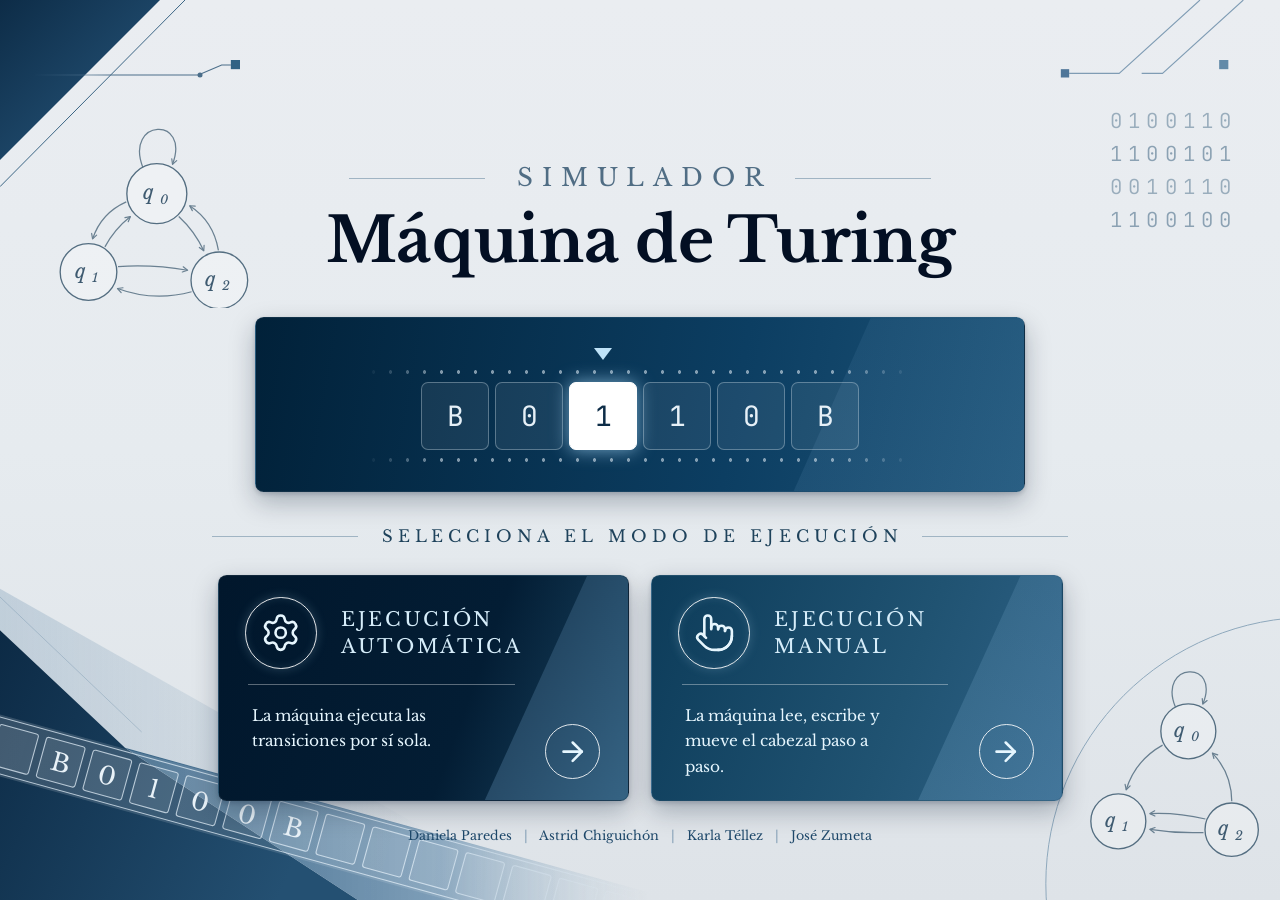
<file: index.html>
<!-- MENU PRINCIPAL-->

<!doctype html>
<html lang="es">
  <head>
    <meta charset="UTF-8" />
    <meta name="viewport" content="width=device-width, initial-scale=1.0" />
    <title>Simulador · Máquina de Turing</title>

    <!-- Fuentes: Libre Baskerville (textos) y JetBrains Mono (números binarios) -->
    <link rel="preconnect" href="https://fonts.googleapis.com" />
    <link rel="preconnect" href="https://fonts.gstatic.com" crossorigin />
    <link
      href="https://fonts.googleapis.com/css2?family=Libre+Baskerville:ital,wght@0,400;0,700;1,400&family=JetBrains+Mono:wght@300;400&display=swap"
      rel="stylesheet"
    />
    <link rel="stylesheet" href="styles.css" />

    <!-- Estilos de la cinta grande y de los integrantes -->
  <style>
  .definicion--solo-cinta {
    display: flex;
    justify-content: center;
    padding: 62px 32px 40px;
  }

  .definicion--solo-cinta .definicion__cinta {
    width: auto;
    margin: 0;
    padding: 0;
    border: none;
  }

  .definicion--solo-cinta .cinta {
    --tam-celda: 68px;
    --sep-celda: 6px;
    position: relative;
    width: calc(var(--tam-celda) * 6 + var(--sep-celda) * 5) !important;
    height: var(--tam-celda) !important;
    margin: 0 auto;
    padding: 0 !important;
    border: none !important;
    background: none !important;
  }

  /* Rieles punteados */
  .definicion--solo-cinta .cinta::before,
  .definicion--solo-cinta .cinta::after {
    content: "" !important;
    position: absolute !important;
    left: -56px !important;
    right: -56px !important;
    width: auto !important;
    height: 8px !important;
    border: none !important;
    background: radial-gradient(
        circle,
        rgba(213, 226, 236, 0.6) 1.5px,
        transparent 2px
      )
      0 50% / 17px 8px !important;
    -webkit-mask-image: linear-gradient(90deg, transparent, #000 14%, #000 86%, transparent);
    mask-image: linear-gradient(90deg, transparent, #000 14%, #000 86%, transparent);
  }

  .definicion--solo-cinta .cinta::before {
    top: -14px !important;
    bottom: auto !important;
  }

  .definicion--solo-cinta .cinta::after {
    top: auto !important;
    bottom: -14px !important;
  }

  .definicion--solo-cinta .cinta__celdas {
    display: flex !important;
    width: 100% !important;
    height: 100% !important;
    gap: var(--sep-celda) !important;
    margin: 0 !important;
    padding: 0 !important;
    border: none !important;
    background: none !important;
  }

  .definicion--solo-cinta .cinta__celdas::before,
  .definicion--solo-cinta .cinta__celdas::after {
    display: none !important;
  }

  .definicion--solo-cinta .cinta__celdas span {
    display: flex !important;
    flex: 0 0 var(--tam-celda) !important;
    align-items: center;
    justify-content: center;
    box-sizing: border-box;
    width: var(--tam-celda) !important;
    min-width: var(--tam-celda) !important;
    height: var(--tam-celda) !important;
    padding: 0 !important;
    font-family: "JetBrains Mono", monospace !important;
    font-size: 28px !important;
    font-weight: 400 !important;
    line-height: 1 !important;
    color: #e6f0f7 !important;
    background: rgba(255, 255, 255, 0.07) !important;
    border: 1px solid rgba(213, 226, 236, 0.35) !important;
    border-radius: 7px !important;
  }

  .definicion--solo-cinta .cinta__celdas span.activa {
    color: #0d2c47 !important;
    background: #ffffff !important;
    border-color: #ffffff !important;
    box-shadow: 0 0 18px rgba(165, 214, 245, 0.7) !important;
  }

  /* Flecha del cabezal */
  .definicion--solo-cinta .cinta__cabezal {
    position: absolute !important;
    top: -34px !important;
    left: calc(
      var(--pos) * (var(--tam-celda) + var(--sep-celda)) + var(--tam-celda) / 2
    ) !important;
    right: auto !important;
    width: 0 !important;
    height: 0 !important;
    margin: 0 !important;
    background: none !important;
    clip-path: none !important;
    border-left: 9px solid transparent !important;
    border-right: 9px solid transparent !important;
    border-top: 12px solid #bfe3f8 !important;
    border-bottom: none !important;
    transform: translateX(-50%) !important;
  }

  .definicion--solo-cinta .cinta__cabezal::before,
  .definicion--solo-cinta .cinta__cabezal::after {
    display: none !important;
  }

  /* Integrantes */
  .integrantes {
    margin: 24px 0 0;
    text-align: center;
    font-size: 0.95rem;
    line-height: 1.7;
    color: #1e486a;
  }

  .integrantes span {
    margin: 0 8px;
    color: #7f9cb4;
  }

  /* Pantallas pequeñas */
  @media (max-width: 560px) {
    .definicion--solo-cinta {
      padding: 54px 12px 32px;
    }

    .definicion--solo-cinta .cinta {
      --tam-celda: 40px;
      --sep-celda: 4px;
    }

    .definicion--solo-cinta .cinta::before,
    .definicion--solo-cinta .cinta::after {
      left: -8px !important;
      right: -8px !important;
    }

    .definicion--solo-cinta .cinta__celdas span {
      font-size: 18px !important;
    }
  }
  /* Ocultar el botón Salir y sus líneas */
.pie {
  display: none !important;
}
</style>
  </head>
  <body>
    <!-- ===================== DECORACIÓN DE FONDO ===================== -->
    <div class="decoracion" aria-hidden="true">
      <!-- Esquina superior izquierda: triángulo, línea diagonal y línea de circuito -->
      <svg class="deco deco--sup-izq" viewBox="0 0 300 240">
        <defs>
          <linearGradient id="g-esquina" x1="0" y1="0" x2="1" y2="1">
            <stop offset="0" stop-color="#0D2C47" />
            <stop offset="0.6" stop-color="#1E486A" />
            <stop offset="1" stop-color="#3E6888" />
          </linearGradient>
          <linearGradient id="g-circuito-izq" x1="0" y1="0" x2="1" y2="0">
            <stop offset="0" stop-color="#4B6E8A" stop-opacity="0" />
            <stop offset="0.4" stop-color="#4B6E8A" />
          </linearGradient>
        </defs>
        <polygon points="0,0 192,0 0,192" fill="url(#g-esquina)" />
        <line
          x1="222"
          y1="0"
          x2="0"
          y2="224"
          stroke="#3B6584"
          stroke-width="1.2"
        />
        <path
          d="M40 90 H238 L266 78 H277"
          fill="none"
          stroke="url(#g-circuito-izq)"
          stroke-width="1.4"
        />
        <circle cx="240" cy="90" r="3" fill="#4B6E8A" />
        <rect x="277" y="72" width="11" height="11" fill="#306284" />
      </svg>

      <!-- Diagrama de estados (izquierda) -->
      <svg class="deco deco--diagrama-izq diagrama" viewBox="80 140 240 230">
        <defs>
          <marker
            id="flecha"
            viewBox="0 0 10 10"
            refX="8"
            refY="5"
            markerWidth="6"
            markerHeight="6"
            orient="auto"
          >
            <path
              d="M1.5 1.5 L8 5 L1.5 8.5"
              fill="none"
              stroke="#546E81"
              stroke-width="1.6"
              stroke-linecap="round"
              stroke-linejoin="round"
            />
          </marker>
        </defs>
        <g class="diagrama__flechas">
          <path
            d="M184.1 200.2 C162.1 142.2 241.8 138.7 219.8 196.7"
            marker-end="url(#flecha)"
          />
          <path
            d="M164.3 241.8 Q134.1 255.3 123.9 286.3"
            marker-end="url(#flecha)"
          />
          <path
            d="M138.7 295.8 Q150.4 274.5 169.3 259.5"
            marker-end="url(#flecha)"
          />
          <path
            d="M274.9 300 Q269 265.1 240.4 246.5"
            marker-end="url(#flecha)"
          />
          <path
            d="M227.3 259.4 Q246.5 277 257.3 300.6"
            marker-end="url(#flecha)"
          />
          <path
            d="M242.7 349.7 Q197.3 362 153.8 345.8"
            marker-end="url(#flecha)"
          />
          <path
            d="M154.4 319.5 Q196.5 316.7 237.9 323.9"
            marker-end="url(#flecha)"
          />
        </g>
        <g class="diagrama__nodos">
          <circle cx="201" cy="232" r="36" />
          <text x="199" y="239">
            q
            <tspan dy="5" font-size="15">0</tspan>
          </text>
          <circle cx="119" cy="326" r="34" />
          <text x="117" y="333">
            q
            <tspan dy="5" font-size="15">1</tspan>
          </text>
          <circle cx="276" cy="336" r="34" />
          <text x="274" y="343">
            q
            <tspan dy="5" font-size="15">2</tspan>
          </text>
        </g>
      </svg>

      <!-- Esquina superior derecha: líneas de circuito -->
      <svg class="deco deco--sup-der" viewBox="1236 0 300 120">
        <g fill="none" stroke="#7F9CB4" stroke-width="1.3">
          <path d="M1283 88 H1343 L1440 0" />
          <path d="M1370 88 H1395 L1492 0" />
        </g>
        <rect x="1273" y="83" width="10" height="10" fill="#4E7699" />
        <rect x="1463" y="72" width="11" height="11" fill="#628AA8" />
      </svg>

      <!-- Números binarios -->
      <div class="deco deco--binario">
        <span>0100110</span>
        <span>1100101</span>
        <span>0010110</span>
        <span>1100100</span>
      </div>

      <!-- Esquina inferior izquierda: bandas diagonales y cinta inclinada -->
      <svg class="deco deco--inf-izq" viewBox="0 600 780 424">
        <defs>
          <linearGradient id="g-banda-oscura" x1="0" y1="0" x2="1" y2="0.35">
            <stop offset="0" stop-color="#0C2A45" />
            <stop offset="1" stop-color="#245072" />
          </linearGradient>
          <linearGradient id="g-banda-media" x1="0" y1="0" x2="1" y2="0">
            <stop offset="0" stop-color="#2C5A7E" stop-opacity="0.95" />
            <stop offset="0.6" stop-color="#5E87A8" stop-opacity="0.75" />
            <stop offset="1" stop-color="#B9CBD8" stop-opacity="0" />
          </linearGradient>
          <linearGradient id="g-banda-clara" x1="0" y1="0" x2="1" y2="0">
            <stop offset="0" stop-color="#6F93B0" stop-opacity="0.3" />
            <stop offset="1" stop-color="#6F93B0" stop-opacity="0" />
          </linearGradient>
          <linearGradient id="g-cinta" x1="0" y1="0" x2="1" y2="0">
            <stop offset="0" stop-color="#FFFFFF" stop-opacity="0.16" />
            <stop offset="1" stop-color="#FFFFFF" stop-opacity="0.08" />
          </linearGradient>
          <linearGradient
            id="g-desvanecer"
            gradientUnits="userSpaceOnUse"
            x1="520"
            y1="0"
            x2="780"
            y2="0"
          >
            <stop offset="0" stop-color="#FFFFFF" />
            <stop offset="1" stop-color="#000000" />
          </linearGradient>
          <mask id="m-desvanecer">
            <rect
              x="0"
              y="600"
              width="780"
              height="424"
              fill="url(#g-desvanecer)"
            />
          </mask>
        </defs>

        <line
          x1="0"
          y1="660"
          x2="170"
          y2="822"
          stroke="#AEBFCC"
          stroke-width="1"
        />
        <polygon
          points="0,650 520,944 150,841 0,700"
          fill="url(#g-banda-clara)"
        />
        <polygon
          points="0,700 150,841 430,1024 0,1024"
          fill="url(#g-banda-oscura)"
        />
        <polygon
          points="150,841 780,1015 780,1024 430,1024"
          fill="url(#g-banda-media)"
        />

        <g mask="url(#m-desvanecer)">
          <g
            class="cinta-inclinada"
            transform="translate(-14 797) rotate(15.4)"
          >
            <rect
              class="cinta-inclinada__fondo"
              x="0"
              y="0"
              width="840"
              height="72"
              fill="url(#g-cinta)"
            />
            <line x1="0" y1="3" x2="840" y2="3" />
            <line x1="0" y1="69" x2="840" y2="69" />
            <rect x="-40" y="11" width="48" height="50" rx="3" />
            <rect x="18" y="11" width="48" height="50" rx="3" />
            <rect x="76" y="11" width="48" height="50" rx="3" />
            <rect x="134" y="11" width="48" height="50" rx="3" />
            <rect x="192" y="11" width="48" height="50" rx="3" />
            <rect x="250" y="11" width="48" height="50" rx="3" />
            <rect x="308" y="11" width="48" height="50" rx="3" />
            <rect x="366" y="11" width="48" height="50" rx="3" />
            <rect x="424" y="11" width="48" height="50" rx="3" />
            <rect x="482" y="11" width="48" height="50" rx="3" />
            <rect x="540" y="11" width="48" height="50" rx="3" />
            <rect x="598" y="11" width="48" height="50" rx="3" />
            <rect x="656" y="11" width="48" height="50" rx="3" />
            <rect x="714" y="11" width="48" height="50" rx="3" />
            <rect x="772" y="11" width="48" height="50" rx="3" />
            <text x="100" y="48">B</text>
            <text x="158" y="48">0</text>
            <text x="216" y="48">1</text>
            <text x="274" y="48">0</text>
            <text x="332" y="48">0</text>
            <text x="390" y="48">B</text>
          </g>
        </g>
      </svg>

      <!-- Esquina inferior derecha: arco grande y diagrama de estados -->
      <svg class="deco deco--inf-der diagrama" viewBox="1236 650 300 374">
        <circle
          cx="1575"
          cy="1005"
          r="320"
          fill="none"
          stroke="#8EA8BC"
          stroke-width="1.2"
        />
        <g class="diagrama__flechas">
          <path
            d="M1410.5 792.9 C1388.5 738.9 1465.4 735.3 1443.4 789.3"
            marker-end="url(#flecha)"
          />
          <path
            d="M1395.1 838.5 Q1362.3 856.8 1351.4 892.1"
            marker-end="url(#flecha)"
          />
          <path
            d="M1478.1 906 Q1477.9 872.1 1454.9 848.2"
            marker-end="url(#flecha)"
          />
          <path
            d="M1446.5 927.2 Q1413.5 919.3 1379.9 920.7"
            marker-end="url(#flecha)"
          />
          <path
            d="M1444.2 943.4 Q1411.8 944.7 1379.8 939.6"
            marker-end="url(#flecha)"
          />
        </g>
        <g class="diagrama__nodos">
          <circle cx="1426" cy="822" r="33" />
          <text x="1424" y="829">
            q
            <tspan dy="5" font-size="15">0</tspan>
          </text>
          <circle cx="1342" cy="930" r="33" />
          <text x="1340" y="937">
            q
            <tspan dy="5" font-size="15">1</tspan>
          </text>
          <circle cx="1478" cy="940" r="32" />
          <text x="1476" y="947">
            q
            <tspan dy="5" font-size="15">2</tspan>
          </text>
        </g>
      </svg>
    </div>

    <!-- ===================== CONTENIDO ===================== -->
    <main class="menu">
      <header class="encabezado">
        <p class="encabezado__sup">
          <span class="linea"></span>
          <span>Simulador</span>
          <span class="linea"></span>
        </p>
        <h1 class="titulo">Máquina de Turing</h1>
      </header>

      <!-- Tarjeta con la cinta grande -->
      <section
        class="tarjeta definicion definicion--solo-cinta"
        aria-label="Cinta de la Máquina de Turing"
      >
        <div class="definicion__cinta">
          <div class="cinta" id="cinta" style="--pos: 2">
            <span class="cinta__cabezal"></span>
            <div class="cinta__celdas">
              <span>B</span><span>0</span><span class="activa">1</span
              ><span>1</span><span>0</span><span>B</span>
            </div>
          </div>
        </div>
      </section>

      <h2 class="separador"><span>Selecciona el modo de ejecución</span></h2>

      <!-- Modos de ejecución -->
      <div class="modos">
        <button
          type="button"
          class="tarjeta modo modo--auto"
          data-modo="automatico"
        >
          <span class="modo__icono">
            <!-- Ícono "settings" de Lucide (licencia ISC) -->
            <svg viewBox="0 0 24 24">
              <path
                d="M9.671 4.136a2.34 2.34 0 0 1 4.659 0 2.34 2.34 0 0 0 3.319 1.915 2.34 2.34 0 0 1 2.33 4.033 2.34 2.34 0 0 0 0 3.831 2.34 2.34 0 0 1-2.33 4.033 2.34 2.34 0 0 0-3.319 1.915 2.34 2.34 0 0 1-4.659 0 2.34 2.34 0 0 0-3.32-1.915 2.34 2.34 0 0 1-2.33-4.033 2.34 2.34 0 0 0 0-3.831A2.34 2.34 0 0 1 6.35 6.051a2.34 2.34 0 0 0 3.319-1.915"
              />
              <circle cx="12" cy="12" r="3" />
            </svg>
          </span>
          <span class="modo__titulo">Ejecución<br />automática</span>
          <span class="modo__divisor"></span>
          <span class="modo__desc"
            >La máquina ejecuta las transiciones por sí sola.</span
          >
          <span class="modo__flecha">
            <svg viewBox="0 0 24 24">
              <path d="M5 12h14" />
              <path d="m12 5 7 7-7 7" />
            </svg>
          </span>
        </button>

        <button
          type="button"
          class="tarjeta modo modo--manual"
          data-modo="manual"
        >
          <span class="modo__icono">
            <!-- Ícono "pointer" de Lucide (licencia ISC) -->
            <svg viewBox="0 0 24 24">
              <path d="M22 14a8 8 0 0 1-8 8" />
              <path d="M18 11v-1a2 2 0 0 0-2-2a2 2 0 0 0-2 2" />
              <path d="M14 10V9a2 2 0 0 0-2-2a2 2 0 0 0-2 2v1" />
              <path d="M10 9.5V4a2 2 0 0 0-2-2a2 2 0 0 0-2 2v10" />
              <path
                d="M18 11a2 2 0 1 1 4 0v3a8 8 0 0 1-8 8h-2c-2.8 0-4.5-.86-5.99-2.34l-3.6-3.6a2 2 0 0 1 2.83-2.82L7 15"
              />
            </svg>
          </span>
          <span class="modo__titulo">Ejecución<br />manual</span>
          <span class="modo__divisor"></span>
          <span class="modo__desc"
            >La máquina lee, escribe y mueve el cabezal paso a paso.</span
          >
          <span class="modo__flecha">
            <svg viewBox="0 0 24 24">
              <path d="M5 12h14" />
              <path d="m12 5 7 7-7 7" />
            </svg>
          </span>
        </button>
      </div>

      <!-- Integrantes -->
      <p class="integrantes">
        Daniela Paredes <span>|</span> Astrid Chiguichón <span>|</span>
        Karla Téllez <span>|</span> José Zumeta
      </p>

      <!-- Salir -->
      <div class="pie">
        <span class="linea"></span>
        <button type="button" class="salir" id="btn-salir">
          <!-- Ícono "log-out" de Lucide (licencia ISC) -->
          <svg viewBox="0 0 24 24">
            <path d="m16 17 5-5-5-5" />
            <path d="M21 12H9" />
            <path d="M9 21H5a2 2 0 0 1-2-2V5a2 2 0 0 1 2-2h4" />
          </svg>
          <span>Salir</span>
        </button>
        <span class="linea"></span>
      </div>
    </main>

    <!-- Mensaje flotante -->
    <div class="aviso" id="aviso" role="status" aria-live="polite"></div>

    <script src="script.js"></script>
  </body>
</html>
</file>
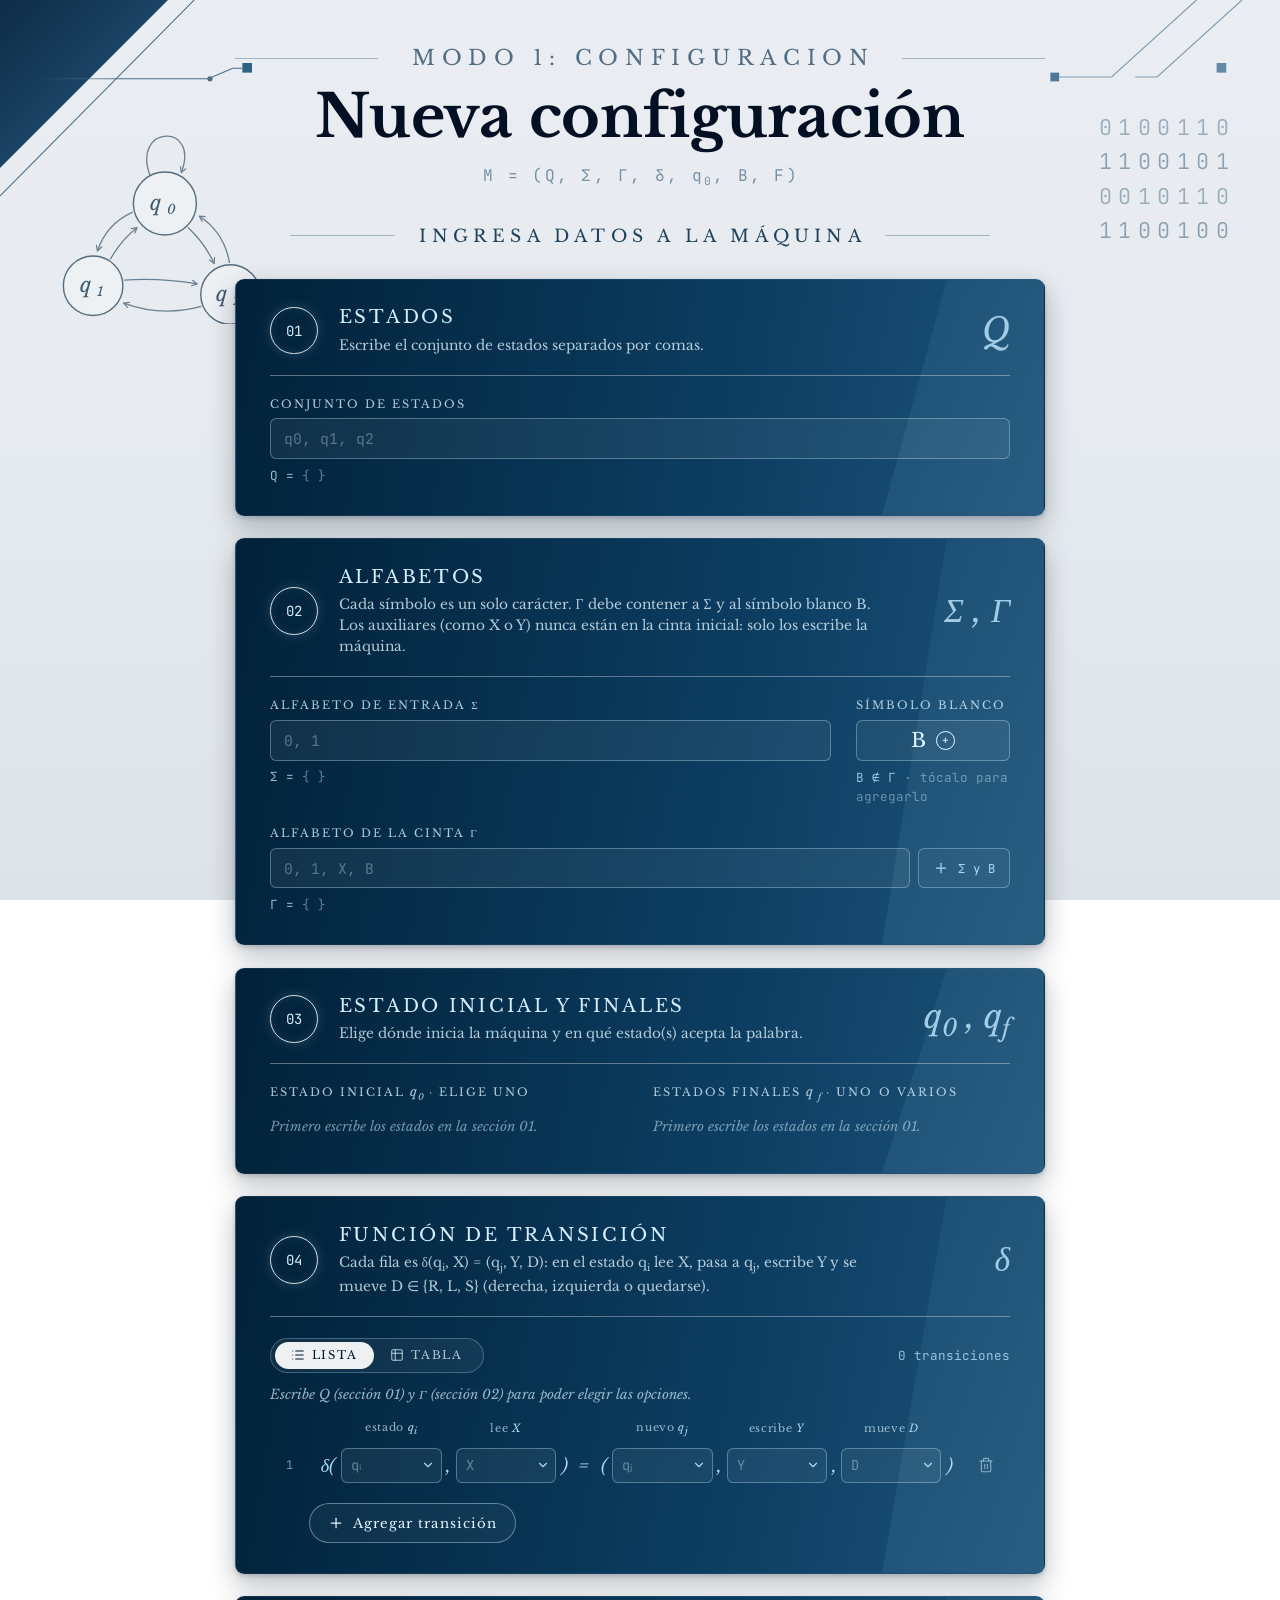
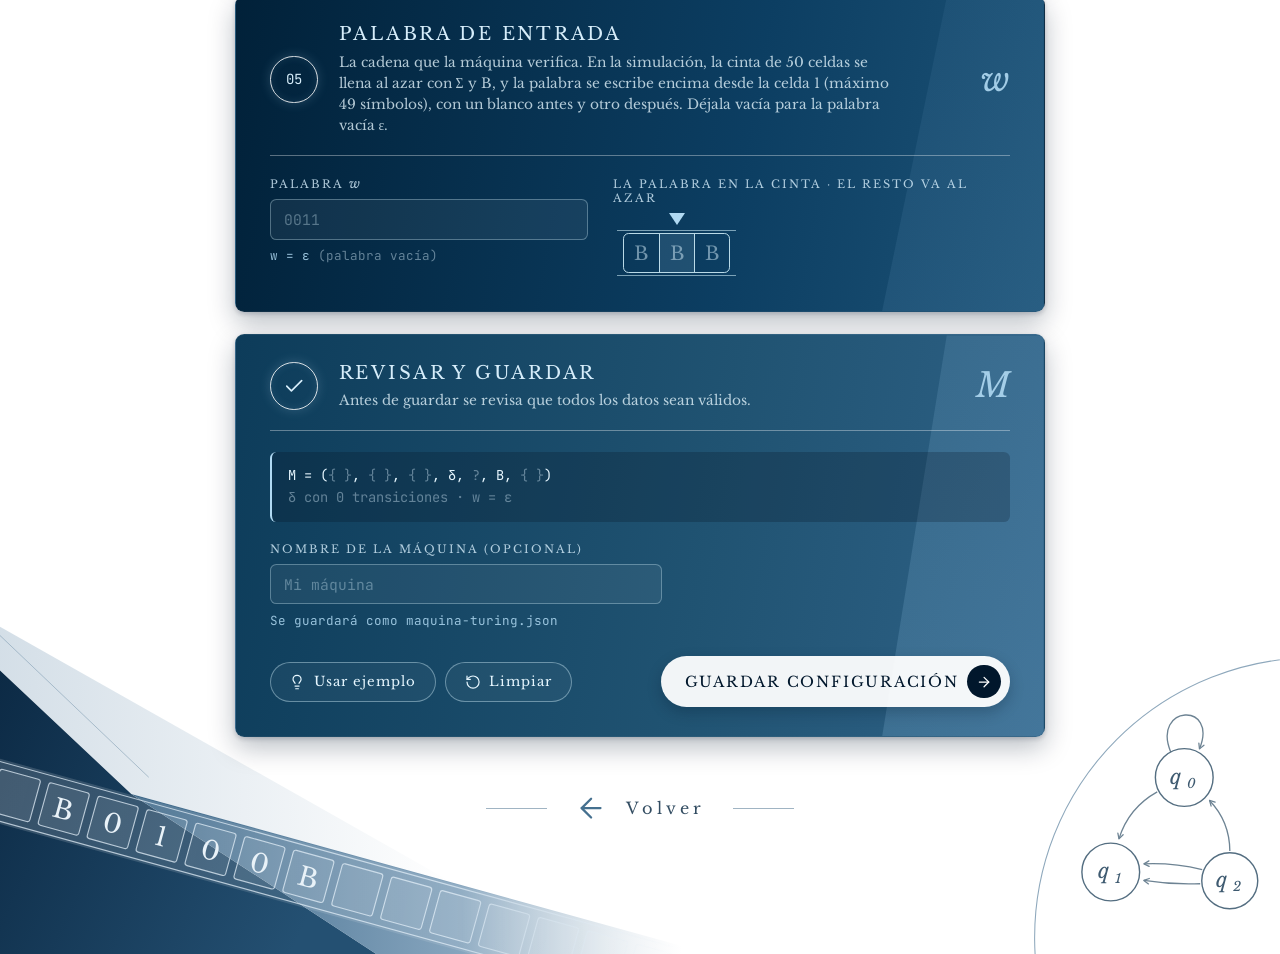
<file: formulario/configuracion.html>
<!--PESTAÑA DEL FORMULARIO MODO 1-->

<!doctype html>
<html lang="es">
  <head>
    <meta charset="UTF-8" />
    <meta name="viewport" content="width=device-width, initial-scale=1.0" />
    <title>Nueva configuración · Máquina de Turing</title>

    <!-- Fuentes: Libre Baskerville (textos) y JetBrains Mono (estados y símbolos) -->
    <link rel="preconnect" href="https://fonts.googleapis.com" />
    <link rel="preconnect" href="https://fonts.gstatic.com" crossorigin />
    <link
      href="https://fonts.googleapis.com/css2?family=Libre+Baskerville:ital,wght@0,400;0,700;1,400&family=JetBrains+Mono:wght@300;400&display=swap"
      rel="stylesheet"
    />

    <!-- styles.css trae los colores, la decoración y las piezas comunes;
       configuracion.css solo agrega lo propio del formulario -->
    <link rel="stylesheet" href="../styles.css" />
    <link rel="stylesheet" href="configuracion.css" />
  </head>
  <body class="pagina-config">
    <!-- ===================== DECORACIÓN DE FONDO (igual que el menú) ===================== -->
    <div class="decoracion" aria-hidden="true">
      <!-- Esquina superior izquierda: triángulo, línea diagonal y línea de circuito -->
      <svg class="deco deco--sup-izq" viewBox="0 0 300 240">
        <defs>
          <linearGradient id="g-esquina" x1="0" y1="0" x2="1" y2="1">
            <stop offset="0" stop-color="#0D2C47" />
            <stop offset="0.6" stop-color="#1E486A" />
            <stop offset="1" stop-color="#3E6888" />
          </linearGradient>
          <linearGradient id="g-circuito-izq" x1="0" y1="0" x2="1" y2="0">
            <stop offset="0" stop-color="#4B6E8A" stop-opacity="0" />
            <stop offset="0.4" stop-color="#4B6E8A" />
          </linearGradient>
        </defs>
        <polygon points="0,0 192,0 0,192" fill="url(#g-esquina)" />
        <line
          x1="222"
          y1="0"
          x2="0"
          y2="224"
          stroke="#3B6584"
          stroke-width="1.2"
        />
        <path
          d="M40 90 H238 L266 78 H277"
          fill="none"
          stroke="url(#g-circuito-izq)"
          stroke-width="1.4"
        />
        <circle cx="240" cy="90" r="3" fill="#4B6E8A" />
        <rect x="277" y="72" width="11" height="11" fill="#306284" />
      </svg>

      <!-- Diagrama de estados (izquierda) -->
      <svg class="deco deco--diagrama-izq diagrama" viewBox="80 140 240 230">
        <defs>
          <marker
            id="flecha"
            viewBox="0 0 10 10"
            refX="8"
            refY="5"
            markerWidth="6"
            markerHeight="6"
            orient="auto"
          >
            <path
              d="M1.5 1.5 L8 5 L1.5 8.5"
              fill="none"
              stroke="#546E81"
              stroke-width="1.6"
              stroke-linecap="round"
              stroke-linejoin="round"
            />
          </marker>
        </defs>
        <g class="diagrama__flechas">
          <path
            d="M184.1 200.2 C162.1 142.2 241.8 138.7 219.8 196.7"
            marker-end="url(#flecha)"
          />
          <path
            d="M164.3 241.8 Q134.1 255.3 123.9 286.3"
            marker-end="url(#flecha)"
          />
          <path
            d="M138.7 295.8 Q150.4 274.5 169.3 259.5"
            marker-end="url(#flecha)"
          />
          <path
            d="M274.9 300 Q269 265.1 240.4 246.5"
            marker-end="url(#flecha)"
          />
          <path
            d="M227.3 259.4 Q246.5 277 257.3 300.6"
            marker-end="url(#flecha)"
          />
          <path
            d="M242.7 349.7 Q197.3 362 153.8 345.8"
            marker-end="url(#flecha)"
          />
          <path
            d="M154.4 319.5 Q196.5 316.7 237.9 323.9"
            marker-end="url(#flecha)"
          />
        </g>
        <g class="diagrama__nodos">
          <circle cx="201" cy="232" r="36" />
          <text x="199" y="239">
            q
            <tspan dy="5" font-size="15">0</tspan>
          </text>
          <circle cx="119" cy="326" r="34" />
          <text x="117" y="333">
            q
            <tspan dy="5" font-size="15">1</tspan>
          </text>
          <circle cx="276" cy="336" r="34" />
          <text x="274" y="343">
            q
            <tspan dy="5" font-size="15">2</tspan>
          </text>
        </g>
      </svg>

      <!-- Esquina superior derecha: líneas de circuito -->
      <svg class="deco deco--sup-der" viewBox="1236 0 300 120">
        <g fill="none" stroke="#7F9CB4" stroke-width="1.3">
          <path d="M1283 88 H1343 L1440 0" />
          <path d="M1370 88 H1395 L1492 0" />
        </g>
        <rect x="1273" y="83" width="10" height="10" fill="#4E7699" />
        <rect x="1463" y="72" width="11" height="11" fill="#628AA8" />
      </svg>

      <!-- Números binarios -->
      <div class="deco deco--binario">
        <span>0100110</span>
        <span>1100101</span>
        <span>0010110</span>
        <span>1100100</span>
      </div>

      <!-- Esquina inferior izquierda: bandas diagonales y cinta inclinada -->
      <svg class="deco deco--inf-izq" viewBox="0 600 780 424">
        <defs>
          <linearGradient id="g-banda-oscura" x1="0" y1="0" x2="1" y2="0.35">
            <stop offset="0" stop-color="#0C2A45" />
            <stop offset="1" stop-color="#245072" />
          </linearGradient>
          <linearGradient id="g-banda-media" x1="0" y1="0" x2="1" y2="0">
            <stop offset="0" stop-color="#2C5A7E" stop-opacity="0.95" />
            <stop offset="0.6" stop-color="#5E87A8" stop-opacity="0.75" />
            <stop offset="1" stop-color="#B9CBD8" stop-opacity="0" />
          </linearGradient>
          <linearGradient id="g-banda-clara" x1="0" y1="0" x2="1" y2="0">
            <stop offset="0" stop-color="#6F93B0" stop-opacity="0.3" />
            <stop offset="1" stop-color="#6F93B0" stop-opacity="0" />
          </linearGradient>
          <linearGradient id="g-cinta" x1="0" y1="0" x2="1" y2="0">
            <stop offset="0" stop-color="#FFFFFF" stop-opacity="0.16" />
            <stop offset="1" stop-color="#FFFFFF" stop-opacity="0.08" />
          </linearGradient>
          <linearGradient
            id="g-desvanecer"
            gradientUnits="userSpaceOnUse"
            x1="520"
            y1="0"
            x2="780"
            y2="0"
          >
            <stop offset="0" stop-color="#FFFFFF" />
            <stop offset="1" stop-color="#000000" />
          </linearGradient>
          <mask id="m-desvanecer">
            <rect
              x="0"
              y="600"
              width="780"
              height="424"
              fill="url(#g-desvanecer)"
            />
          </mask>
        </defs>

        <line
          x1="0"
          y1="660"
          x2="170"
          y2="822"
          stroke="#AEBFCC"
          stroke-width="1"
        />
        <polygon
          points="0,650 520,944 150,841 0,700"
          fill="url(#g-banda-clara)"
        />
        <polygon
          points="0,700 150,841 430,1024 0,1024"
          fill="url(#g-banda-oscura)"
        />
        <polygon
          points="150,841 780,1015 780,1024 430,1024"
          fill="url(#g-banda-media)"
        />

        <g mask="url(#m-desvanecer)">
          <g
            class="cinta-inclinada"
            transform="translate(-14 797) rotate(15.4)"
          >
            <rect
              class="cinta-inclinada__fondo"
              x="0"
              y="0"
              width="840"
              height="72"
              fill="url(#g-cinta)"
            />
            <line x1="0" y1="3" x2="840" y2="3" />
            <line x1="0" y1="69" x2="840" y2="69" />
            <rect x="-40" y="11" width="48" height="50" rx="3" />
            <rect x="18" y="11" width="48" height="50" rx="3" />
            <rect x="76" y="11" width="48" height="50" rx="3" />
            <rect x="134" y="11" width="48" height="50" rx="3" />
            <rect x="192" y="11" width="48" height="50" rx="3" />
            <rect x="250" y="11" width="48" height="50" rx="3" />
            <rect x="308" y="11" width="48" height="50" rx="3" />
            <rect x="366" y="11" width="48" height="50" rx="3" />
            <rect x="424" y="11" width="48" height="50" rx="3" />
            <rect x="482" y="11" width="48" height="50" rx="3" />
            <rect x="540" y="11" width="48" height="50" rx="3" />
            <rect x="598" y="11" width="48" height="50" rx="3" />
            <rect x="656" y="11" width="48" height="50" rx="3" />
            <rect x="714" y="11" width="48" height="50" rx="3" />
            <rect x="772" y="11" width="48" height="50" rx="3" />
            <text x="100" y="48">B</text>
            <text x="158" y="48">0</text>
            <text x="216" y="48">1</text>
            <text x="274" y="48">0</text>
            <text x="332" y="48">0</text>
            <text x="390" y="48">B</text>
          </g>
        </g>
      </svg>

      <!-- Esquina inferior derecha: arco grande y diagrama de estados -->
      <svg class="deco deco--inf-der diagrama" viewBox="1236 650 300 374">
        <circle
          cx="1575"
          cy="1005"
          r="320"
          fill="none"
          stroke="#8EA8BC"
          stroke-width="1.2"
        />
        <g class="diagrama__flechas">
          <path
            d="M1410.5 792.9 C1388.5 738.9 1465.4 735.3 1443.4 789.3"
            marker-end="url(#flecha)"
          />
          <path
            d="M1395.1 838.5 Q1362.3 856.8 1351.4 892.1"
            marker-end="url(#flecha)"
          />
          <path
            d="M1478.1 906 Q1477.9 872.1 1454.9 848.2"
            marker-end="url(#flecha)"
          />
          <path
            d="M1446.5 927.2 Q1413.5 919.3 1379.9 920.7"
            marker-end="url(#flecha)"
          />
          <path
            d="M1444.2 943.4 Q1411.8 944.7 1379.8 939.6"
            marker-end="url(#flecha)"
          />
        </g>
        <g class="diagrama__nodos">
          <circle cx="1426" cy="822" r="33" />
          <text x="1424" y="829">
            q
            <tspan dy="5" font-size="15">0</tspan>
          </text>
          <circle cx="1342" cy="930" r="33" />
          <text x="1340" y="937">
            q
            <tspan dy="5" font-size="15">1</tspan>
          </text>
          <circle cx="1478" cy="940" r="32" />
          <text x="1476" y="947">
            q
            <tspan dy="5" font-size="15">2</tspan>
          </text>
        </g>
      </svg>
    </div>

    <!-- ===================== CONTENIDO ===================== -->
    <main class="menu pantalla-config">
      <header class="encabezado">
        <p class="encabezado__sup">
          <span class="linea"></span>
          <span>MODO 1: CONFIGURACION</span>
          <span class="linea"></span>
        </p>
        <h1 class="titulo">Nueva configuración</h1>
        <p class="lema lema--formal">M = (Q, Σ, Γ, δ, q<sub>0</sub>, B, F)</p>
      </header>

      <h2 class="separador"><span>Ingresa datos a la máquina</span></h2>

      <form class="formulario" id="formulario" novalidate autocomplete="off">
        <!-- ===== 01 · Estados (Q) ===== -->
        <section
          class="tarjeta seccion"
          id="sec-estados"
          data-seccion="estados"
        >
          <header class="seccion__cabeza">
            <span class="seccion__num">01</span>
            <div class="seccion__titulos">
              <h3 class="seccion__titulo">
                Estados <span class="seccion__marca" data-marca></span>
              </h3>
              <p class="seccion__ayuda">
                Escribe el conjunto de estados separados por comas.
              </p>
            </div>
            <span class="seccion__simbolo">Q</span>
          </header>
          <span class="seccion__divisor"></span>

          <div class="campo">
            <label class="campo__etiqueta" for="estados"
              >Conjunto de estados</label
            >
            <input
              class="entrada"
              id="estados"
              type="text"
              placeholder="q0, q1, q2"
              spellcheck="false"
            />
            <p class="campo__vista" id="vista-estados"></p>
            <ul class="campo__errores" data-errores="estados"></ul>
          </div>
        </section>

        <!-- ===== 02 · Alfabetos (Σ y Γ) ===== -->
        <section
          class="tarjeta seccion"
          id="sec-alfabetos"
          data-seccion="alfabetos"
        >
          <header class="seccion__cabeza">
            <span class="seccion__num">02</span>
            <div class="seccion__titulos">
              <h3 class="seccion__titulo">
                Alfabetos <span class="seccion__marca" data-marca></span>
              </h3>
              <p class="seccion__ayuda">
                Cada símbolo es un solo carácter. Γ debe contener a Σ y al
                símbolo blanco B. Los auxiliares (como X o Y) nunca están en
                la cinta inicial: solo los escribe la máquina.
              </p>
            </div>
            <span class="seccion__simbolo">Σ , Γ</span>
          </header>
          <span class="seccion__divisor"></span>

          <div class="rejilla rejilla--alfabetos">
            <div class="campo">
              <label class="campo__etiqueta" for="alfabeto-entrada"
                >Alfabeto de entrada Σ</label
              >
              <input
                class="entrada"
                id="alfabeto-entrada"
                type="text"
                placeholder="0, 1"
                spellcheck="false"
              />
              <p class="campo__vista" id="vista-sigma"></p>
              <ul class="campo__errores" data-errores="alfabetoEntrada"></ul>
            </div>

            <!-- El blanco siempre es B: no se edita, el botón lo agrega a Γ -->
            <div class="campo">
              <span class="campo__etiqueta">Símbolo blanco</span>
              <button type="button" class="boton-blanco" id="btn-blanco">
                <span class="boton-blanco__simbolo">B</span>
                <span class="boton-blanco__marca" aria-hidden="true"></span>
              </button>
              <p class="campo__vista" id="vista-blanco"></p>
              <ul class="campo__errores" data-errores="blanco"></ul>
            </div>

            <div class="campo campo--ancho">
              <label class="campo__etiqueta" for="alfabeto-cinta"
                >Alfabeto de la cinta Γ</label
              >
              <div class="entrada-con-boton">
                <input
                  class="entrada"
                  id="alfabeto-cinta"
                  type="text"
                  placeholder="0, 1, X, B"
                  spellcheck="false"
                />
                <button
                  type="button"
                  class="boton boton--mini"
                  id="btn-completar-gamma"
                  title="Agrega a Γ los símbolos de Σ y el blanco que falten"
                >
                  <svg viewBox="0 0 24 24">
                    <path d="M5 12h14" />
                    <path d="M12 5v14" />
                  </svg>
                  <span>Σ y B</span>
                </button>
              </div>
              <p class="campo__vista" id="vista-gamma"></p>
              <ul class="campo__errores" data-errores="alfabetoCinta"></ul>
            </div>
          </div>
        </section>

        <!-- ===== 03 · Estado inicial y finales ===== -->
        <section
          class="tarjeta seccion"
          id="sec-inicio-fin"
          data-seccion="inicioFin"
        >
          <header class="seccion__cabeza">
            <span class="seccion__num">03</span>
            <div class="seccion__titulos">
              <h3 class="seccion__titulo">
                Estado inicial y finales
                <span class="seccion__marca" data-marca></span>
              </h3>
              <p class="seccion__ayuda">
                Elige dónde inicia la máquina y en qué estado(s) acepta la
                palabra.
              </p>
            </div>
            <span class="seccion__simbolo">q<sub>0</sub> , q<sub>f</sub></span>
          </header>
          <span class="seccion__divisor"></span>

          <div class="rejilla rejilla--mitades">
            <div class="campo">
              <span class="campo__etiqueta" id="etiqueta-inicial"
                >Estado inicial <span class="tal-cual">q<sub>0</sub></span> ·
                elige uno</span
              >
              <div
                class="pildoras"
                id="pildoras-inicial"
                role="radiogroup"
                aria-labelledby="etiqueta-inicial"
              ></div>
              <ul class="campo__errores" data-errores="estadoInicial"></ul>
            </div>
            <div class="campo">
              <span class="campo__etiqueta" id="etiqueta-finales"
                >Estados finales <span class="tal-cual">q <sub>f</sub></span> ·
                uno o varios</span
              >
              <div
                class="pildoras"
                id="pildoras-finales"
                role="group"
                aria-labelledby="etiqueta-finales"
              ></div>
              <ul class="campo__errores" data-errores="estadosFinales"></ul>
            </div>
          </div>
        </section>

        <!-- ===== 04 · Función de transición (δ) ===== -->
        <section
          class="tarjeta seccion"
          id="sec-transiciones"
          data-seccion="transiciones"
        >
          <header class="seccion__cabeza">
            <span class="seccion__num">04</span>
            <div class="seccion__titulos">
              <h3 class="seccion__titulo">
                Función de transición
                <span class="seccion__marca" data-marca></span>
              </h3>
              <p class="seccion__ayuda">
                Cada fila es δ(q<sub>i</sub>, X) = (q<sub>j</sub>, Y, D): en el
                estado q<sub>i</sub> lee X, pasa a q<sub>j</sub>, escribe Y y se
                mueve D ∈ {R, L, S} (derecha, izquierda o quedarse).
              </p>
            </div>
            <span class="seccion__simbolo">δ</span>
          </header>
          <span class="seccion__divisor"></span>

          <div class="barra">
            <div
              class="pestanas"
              role="tablist"
              aria-label="Forma de ver las transiciones"
            >
              <button
                type="button"
                class="pestana"
                role="tab"
                id="pestana-lista"
                aria-selected="true"
                aria-controls="panel-lista"
              >
                <svg viewBox="0 0 24 24">
                  <path d="M3 5h.01" />
                  <path d="M3 12h.01" />
                  <path d="M3 19h.01" />
                  <path d="M8 5h13" />
                  <path d="M8 12h13" />
                  <path d="M8 19h13" />
                </svg>
                Lista
              </button>
              <button
                type="button"
                class="pestana"
                role="tab"
                id="pestana-matriz"
                aria-selected="false"
                aria-controls="panel-matriz"
              >
                <svg viewBox="0 0 24 24">
                  <path d="M3 9h18" />
                  <path d="M9 3v18" />
                  <rect x="3" y="3" width="18" height="18" rx="2" />
                </svg>
                Tabla
              </button>
            </div>
            <span class="barra__conteo" id="conteo-transiciones"
              >0 transiciones</span
            >
          </div>

          <p class="nota" id="nota-transiciones" hidden>
            Escribe Q (sección 01) y Γ (sección 02) para poder elegir las
            opciones.
          </p>

          <!-- Lista de transiciones -->
          <div
            class="panel"
            id="panel-lista"
            role="tabpanel"
            aria-labelledby="pestana-lista"
          >
            <div class="trans-cabeza" aria-hidden="true">
              <span></span>
              <div class="trans-cabeza__formula">
                <span></span
                ><span
                  >estado <i>q<sub>i</sub></i></span
                ><span></span><span>lee <i>X</i></span
                ><span></span>
                <span></span>
                <span></span
                ><span
                  >nuevo <i>q<sub>j</sub></i></span
                ><span></span><span>escribe <i>Y</i></span
                ><span></span><span>mueve <i>D</i></span
                ><span></span>
              </div>
              <span></span>
            </div>
            <div class="lista-trans" id="lista-transiciones"></div>
            <button
              type="button"
              class="boton boton--fantasma boton--agregar"
              id="btn-agregar"
            >
              <svg viewBox="0 0 24 24">
                <path d="M5 12h14" />
                <path d="M12 5v14" />
              </svg>
              Agregar transición
            </button>
          </div>

          <!-- Matriz de transiciones -->
          <div
            class="panel"
            id="panel-matriz"
            role="tabpanel"
            aria-labelledby="pestana-matriz"
            hidden
          >
            <div class="matriz-marco" id="matriz"></div>
            <p class="matriz__leyenda">
              <span>→ estado inicial</span>
              <span>* estado final</span>
              <span>— sin transición: la máquina se detiene</span>
              <span>Haz clic en una celda para editar.</span>
            </p>
          </div>

          <ul class="campo__errores" data-errores="transiciones"></ul>
        </section>

        <!-- ===== 05 · Palabra de entrada ===== -->
        <section
          class="tarjeta seccion"
          id="sec-palabra"
          data-seccion="palabra"
        >
          <header class="seccion__cabeza">
            <span class="seccion__num">05</span>
            <div class="seccion__titulos">
              <h3 class="seccion__titulo">
                Palabra de entrada
                <span class="seccion__marca" data-marca></span>
              </h3>
              <p class="seccion__ayuda">
                La cadena que la máquina verifica. En la simulación, la cinta de
                50 celdas se llena al azar con Σ y B, y la palabra se escribe
                encima desde la celda 1 (máximo 49 símbolos), con un blanco
                antes y otro después. Déjala vacía para la palabra vacía ε.
              </p>
            </div>
            <span class="seccion__simbolo">w</span>
          </header>
          <span class="seccion__divisor"></span>

          <div class="rejilla rejilla--palabra">
            <div class="campo">
              <label class="campo__etiqueta" for="palabra"
                >Palabra <span class="tal-cual">w</span></label
              >
              <input
                class="entrada"
                id="palabra"
                type="text"
                placeholder="0011"
                spellcheck="false"
              />
              <p class="campo__vista" id="vista-palabra"></p>
              <ul class="campo__errores" data-errores="palabra"></ul>
            </div>
            <div class="campo">
              <span class="campo__etiqueta">La palabra en la cinta · el resto va al azar</span>
              <div class="cinta-marco">
                <div class="cinta" id="cinta-vista" style="--pos: 1">
                  <span class="cinta__cabezal"></span>
                  <div class="cinta__celdas" id="celdas-vista"></div>
                </div>
              </div>
            </div>
          </div>
        </section>

        <!-- ===== Revisar y guardar ===== -->
        <section
          class="tarjeta seccion seccion--guardar"
          id="sec-guardar"
          data-seccion="guardar"
        >
          <header class="seccion__cabeza">
            <span class="seccion__num">
              <svg viewBox="0 0 24 24"><path d="M20 6 9 17l-5-5" /></svg>
            </span>
            <div class="seccion__titulos">
              <h3 class="seccion__titulo">Revisar y guardar</h3>
              <p class="seccion__ayuda">
                Antes de guardar se revisa que todos los datos sean válidos.
              </p>
            </div>
            <span class="seccion__simbolo">M</span>
          </header>
          <span class="seccion__divisor"></span>

          <p class="tupla" id="tupla"></p>

          <div class="campo campo--nombre">
            <label class="campo__etiqueta" for="nombre"
              >Nombre de la máquina (opcional)</label
            >
            <input
              class="entrada"
              id="nombre"
              type="text"
              placeholder="Mi máquina"
              maxlength="60"
            />
            <p class="campo__vista">
              Se guardará como
              <span id="vista-archivo">maquina-turing.json</span>
            </p>
          </div>

          <!-- Errores encontrados (aparece al intentar guardar) -->
          <div
            class="resumen resumen--error"
            id="resumen-errores"
            role="alert"
            hidden
          >
            <p class="resumen__titulo">
              <svg viewBox="0 0 24 24">
                <circle cx="12" cy="12" r="10" />
                <line x1="12" x2="12" y1="8" y2="12" />
                <line x1="12" x2="12.01" y1="16" y2="16" />
              </svg>
              <span id="resumen-titulo">No se puede guardar todavía.</span>
            </p>
            <ul class="resumen__lista" id="resumen-lista"></ul>
          </div>

          <!-- Guardado correcto -->
          <div
            class="resumen resumen--exito"
            id="resumen-exito"
            role="status"
            hidden
          >
            <p class="resumen__titulo">
              <svg viewBox="0 0 24 24">
                <circle cx="12" cy="12" r="10" />
                <path d="m16 9-5.5 5.5L8 12" />
              </svg>
              <span>Configuración válida y guardada.</span>
            </p>
            <p class="resumen__texto">
              Se descargó <strong id="exito-archivo"></strong>. Para usarla otra
              vez, ábrela en «Cargar configuración».
            </p>
            <div class="resumen__acciones">
              <button
                type="button"
                class="boton boton--primario"
                id="btn-simular"
              >
                <svg viewBox="0 0 24 24">
                  <path
                    d="M5 5a2 2 0 0 1 3.008-1.728l11.997 6.998a2 2 0 0 1 .003 3.458l-12 7A2 2 0 0 1 5 19z"
                  />
                </svg>
                Iniciar simulación
              </button>
              <button
                type="button"
                class="boton boton--fantasma"
                id="btn-descargar"
              >
                <svg viewBox="0 0 24 24">
                  <path d="M12 15V3" />
                  <path d="M21 15v4a2 2 0 0 1-2 2H5a2 2 0 0 1-2-2v-4" />
                  <path d="m7 10 5 5 5-5" />
                </svg>
                Descargar otra vez
              </button>
            </div>
          </div>

          <div class="acciones">
            <div class="acciones__secundarias">
              <button
                type="button"
                class="boton boton--fantasma"
                id="btn-ejemplo"
              >
                <svg viewBox="0 0 24 24">
                  <path
                    d="M15 14c.2-1 .7-1.7 1.5-2.5 1-.9 1.5-2.2 1.5-3.5A6 6 0 0 0 6 8c0 1 .2 2.2 1.5 3.5.7.7 1.3 1.5 1.5 2.5"
                  />
                  <path d="M9 18h6" />
                  <path d="M10 22h4" />
                </svg>
                Usar ejemplo
              </button>
              <button
                type="button"
                class="boton boton--fantasma"
                id="btn-limpiar"
              >
                <svg viewBox="0 0 24 24">
                  <path d="M3 12a9 9 0 1 0 9-9 9.75 9.75 0 0 0-6.74 2.74L3 8" />
                  <path d="M3 3v5h5" />
                </svg>
                Limpiar
              </button>
            </div>
            <button
              type="submit"
              class="boton boton--primario boton--guardar"
              id="btn-guardar"
            >
              Guardar configuración
              <span class="boton__flecha">
                <svg viewBox="0 0 24 24">
                  <path d="M5 12h14" />
                  <path d="m12 5 7 7-7 7" />
                </svg>
              </span>
            </button>
          </div>
        </section>
      </form>

      <!-- Volver -->
      <div class="pie">
        <span class="linea"></span>
        <a class="salir" href="../modo1/automatico.html" id="btn-volver">
          <!-- Ícono "arrow-left" de Lucide (licencia ISC) -->
          <svg viewBox="0 0 24 24">
            <path d="m12 19-7-7 7-7" />
            <path d="M19 12H5" />
          </svg>
          <span>Volver</span>
        </a>
        <span class="linea"></span>
      </div>
    </main>

    <!-- Mensaje flotante -->
    <div class="aviso" id="aviso" role="status" aria-live="polite"></div>

    <!-- Los íconos son de Lucide (licencia ISC) -->
    <script src="maquina.js"></script>
    <script src="configuracion.js"></script>
  </body>
</html>
</file>
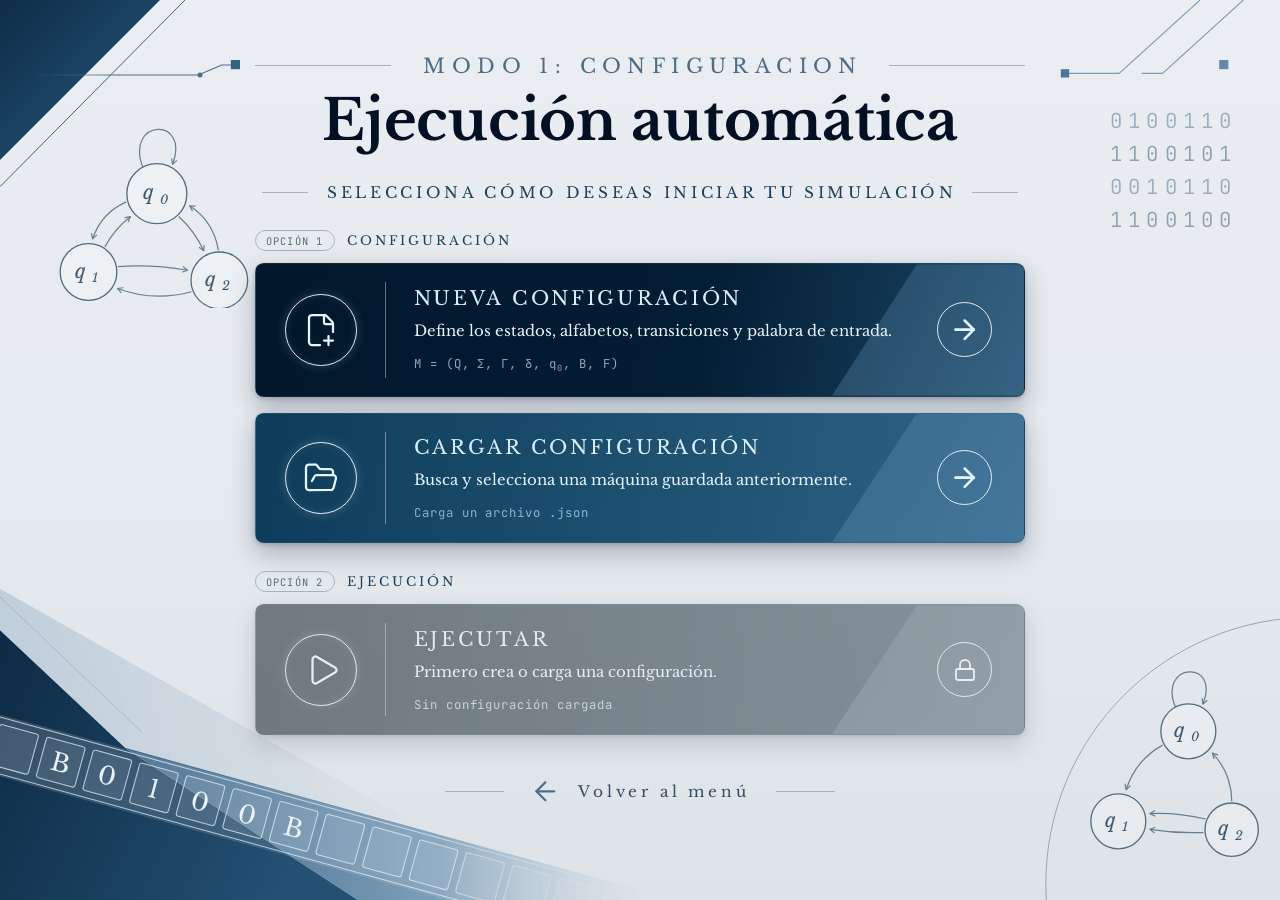
<file: modo1/automatico.html>
<!-- PESTAÑA DEL MODO1 CREAR UNA NUEVA O CARGAR UN ARCHIVO-->

<!doctype html>
<html lang="es">
  <head>
    <meta charset="UTF-8" />
    <meta name="viewport" content="width=device-width, initial-scale=1.0" />
    <title>Ejecución automática · Máquina de Turing</title>

    <!-- Fuentes: Libre Baskerville (textos) y JetBrains Mono (números y símbolos) -->
    <link rel="preconnect" href="https://fonts.googleapis.com" />
    <link rel="preconnect" href="https://fonts.gstatic.com" crossorigin />
    <link
      href="https://fonts.googleapis.com/css2?family=Libre+Baskerville:ital,wght@0,400;0,700;1,400&family=JetBrains+Mono:wght@300;400&display=swap"
      rel="stylesheet"
    />

    <!-- styles.css trae los colores, la decoración y las piezas del menú;
       automatico.css solo agrega lo propio de esta pantalla -->
    <link rel="stylesheet" href="../styles.css" />
    <link rel="stylesheet" href="automatico.css" />
  </head>
  <body>
    <!-- ===================== DECORACIÓN DE FONDO (igual que el menú) ===================== -->
    <div class="decoracion" aria-hidden="true">
      <!-- Esquina superior izquierda: triángulo, línea diagonal y línea de circuito -->
      <svg class="deco deco--sup-izq" viewBox="0 0 300 240">
        <defs>
          <linearGradient id="g-esquina" x1="0" y1="0" x2="1" y2="1">
            <stop offset="0" stop-color="#0D2C47" />
            <stop offset="0.6" stop-color="#1E486A" />
            <stop offset="1" stop-color="#3E6888" />
          </linearGradient>
          <linearGradient id="g-circuito-izq" x1="0" y1="0" x2="1" y2="0">
            <stop offset="0" stop-color="#4B6E8A" stop-opacity="0" />
            <stop offset="0.4" stop-color="#4B6E8A" />
          </linearGradient>
        </defs>
        <polygon points="0,0 192,0 0,192" fill="url(#g-esquina)" />
        <line
          x1="222"
          y1="0"
          x2="0"
          y2="224"
          stroke="#3B6584"
          stroke-width="1.2"
        />
        <path
          d="M40 90 H238 L266 78 H277"
          fill="none"
          stroke="url(#g-circuito-izq)"
          stroke-width="1.4"
        />
        <circle cx="240" cy="90" r="3" fill="#4B6E8A" />
        <rect x="277" y="72" width="11" height="11" fill="#306284" />
      </svg>

      <!-- Diagrama de estados (izquierda) -->
      <svg class="deco deco--diagrama-izq diagrama" viewBox="80 140 240 230">
        <defs>
          <marker
            id="flecha"
            viewBox="0 0 10 10"
            refX="8"
            refY="5"
            markerWidth="6"
            markerHeight="6"
            orient="auto"
          >
            <path
              d="M1.5 1.5 L8 5 L1.5 8.5"
              fill="none"
              stroke="#546E81"
              stroke-width="1.6"
              stroke-linecap="round"
              stroke-linejoin="round"
            />
          </marker>
        </defs>
        <g class="diagrama__flechas">
          <path
            d="M184.1 200.2 C162.1 142.2 241.8 138.7 219.8 196.7"
            marker-end="url(#flecha)"
          />
          <path
            d="M164.3 241.8 Q134.1 255.3 123.9 286.3"
            marker-end="url(#flecha)"
          />
          <path
            d="M138.7 295.8 Q150.4 274.5 169.3 259.5"
            marker-end="url(#flecha)"
          />
          <path
            d="M274.9 300 Q269 265.1 240.4 246.5"
            marker-end="url(#flecha)"
          />
          <path
            d="M227.3 259.4 Q246.5 277 257.3 300.6"
            marker-end="url(#flecha)"
          />
          <path
            d="M242.7 349.7 Q197.3 362 153.8 345.8"
            marker-end="url(#flecha)"
          />
          <path
            d="M154.4 319.5 Q196.5 316.7 237.9 323.9"
            marker-end="url(#flecha)"
          />
        </g>
        <g class="diagrama__nodos">
          <circle cx="201" cy="232" r="36" />
          <text x="199" y="239">
            q
            <tspan dy="5" font-size="15">0</tspan>
          </text>
          <circle cx="119" cy="326" r="34" />
          <text x="117" y="333">
            q
            <tspan dy="5" font-size="15">1</tspan>
          </text>
          <circle cx="276" cy="336" r="34" />
          <text x="274" y="343">
            q
            <tspan dy="5" font-size="15">2</tspan>
          </text>
        </g>
      </svg>

      <!-- Esquina superior derecha: líneas de circuito -->
      <svg class="deco deco--sup-der" viewBox="1236 0 300 120">
        <g fill="none" stroke="#7F9CB4" stroke-width="1.3">
          <path d="M1283 88 H1343 L1440 0" />
          <path d="M1370 88 H1395 L1492 0" />
        </g>
        <rect x="1273" y="83" width="10" height="10" fill="#4E7699" />
        <rect x="1463" y="72" width="11" height="11" fill="#628AA8" />
      </svg>

      <!-- Números binarios -->
      <div class="deco deco--binario">
        <span>0100110</span>
        <span>1100101</span>
        <span>0010110</span>
        <span>1100100</span>
      </div>

      <!-- Esquina inferior izquierda: bandas diagonales y cinta inclinada -->
      <svg class="deco deco--inf-izq" viewBox="0 600 780 424">
        <defs>
          <linearGradient id="g-banda-oscura" x1="0" y1="0" x2="1" y2="0.35">
            <stop offset="0" stop-color="#0C2A45" />
            <stop offset="1" stop-color="#245072" />
          </linearGradient>
          <linearGradient id="g-banda-media" x1="0" y1="0" x2="1" y2="0">
            <stop offset="0" stop-color="#2C5A7E" stop-opacity="0.95" />
            <stop offset="0.6" stop-color="#5E87A8" stop-opacity="0.75" />
            <stop offset="1" stop-color="#B9CBD8" stop-opacity="0" />
          </linearGradient>
          <linearGradient id="g-banda-clara" x1="0" y1="0" x2="1" y2="0">
            <stop offset="0" stop-color="#6F93B0" stop-opacity="0.3" />
            <stop offset="1" stop-color="#6F93B0" stop-opacity="0" />
          </linearGradient>
          <linearGradient id="g-cinta" x1="0" y1="0" x2="1" y2="0">
            <stop offset="0" stop-color="#FFFFFF" stop-opacity="0.16" />
            <stop offset="1" stop-color="#FFFFFF" stop-opacity="0.08" />
          </linearGradient>
          <linearGradient
            id="g-desvanecer"
            gradientUnits="userSpaceOnUse"
            x1="520"
            y1="0"
            x2="780"
            y2="0"
          >
            <stop offset="0" stop-color="#FFFFFF" />
            <stop offset="1" stop-color="#000000" />
          </linearGradient>
          <mask id="m-desvanecer">
            <rect
              x="0"
              y="600"
              width="780"
              height="424"
              fill="url(#g-desvanecer)"
            />
          </mask>
        </defs>

        <line
          x1="0"
          y1="660"
          x2="170"
          y2="822"
          stroke="#AEBFCC"
          stroke-width="1"
        />
        <polygon
          points="0,650 520,944 150,841 0,700"
          fill="url(#g-banda-clara)"
        />
        <polygon
          points="0,700 150,841 430,1024 0,1024"
          fill="url(#g-banda-oscura)"
        />
        <polygon
          points="150,841 780,1015 780,1024 430,1024"
          fill="url(#g-banda-media)"
        />

        <g mask="url(#m-desvanecer)">
          <g
            class="cinta-inclinada"
            transform="translate(-14 797) rotate(15.4)"
          >
            <rect
              class="cinta-inclinada__fondo"
              x="0"
              y="0"
              width="840"
              height="72"
              fill="url(#g-cinta)"
            />
            <line x1="0" y1="3" x2="840" y2="3" />
            <line x1="0" y1="69" x2="840" y2="69" />
            <rect x="-40" y="11" width="48" height="50" rx="3" />
            <rect x="18" y="11" width="48" height="50" rx="3" />
            <rect x="76" y="11" width="48" height="50" rx="3" />
            <rect x="134" y="11" width="48" height="50" rx="3" />
            <rect x="192" y="11" width="48" height="50" rx="3" />
            <rect x="250" y="11" width="48" height="50" rx="3" />
            <rect x="308" y="11" width="48" height="50" rx="3" />
            <rect x="366" y="11" width="48" height="50" rx="3" />
            <rect x="424" y="11" width="48" height="50" rx="3" />
            <rect x="482" y="11" width="48" height="50" rx="3" />
            <rect x="540" y="11" width="48" height="50" rx="3" />
            <rect x="598" y="11" width="48" height="50" rx="3" />
            <rect x="656" y="11" width="48" height="50" rx="3" />
            <rect x="714" y="11" width="48" height="50" rx="3" />
            <rect x="772" y="11" width="48" height="50" rx="3" />
            <text x="100" y="48">B</text>
            <text x="158" y="48">0</text>
            <text x="216" y="48">1</text>
            <text x="274" y="48">0</text>
            <text x="332" y="48">0</text>
            <text x="390" y="48">B</text>
          </g>
        </g>
      </svg>

      <!-- Esquina inferior derecha: arco grande y diagrama de estados -->
      <svg class="deco deco--inf-der diagrama" viewBox="1236 650 300 374">
        <circle
          cx="1575"
          cy="1005"
          r="320"
          fill="none"
          stroke="#8EA8BC"
          stroke-width="1.2"
        />
        <g class="diagrama__flechas">
          <path
            d="M1410.5 792.9 C1388.5 738.9 1465.4 735.3 1443.4 789.3"
            marker-end="url(#flecha)"
          />
          <path
            d="M1395.1 838.5 Q1362.3 856.8 1351.4 892.1"
            marker-end="url(#flecha)"
          />
          <path
            d="M1478.1 906 Q1477.9 872.1 1454.9 848.2"
            marker-end="url(#flecha)"
          />
          <path
            d="M1446.5 927.2 Q1413.5 919.3 1379.9 920.7"
            marker-end="url(#flecha)"
          />
          <path
            d="M1444.2 943.4 Q1411.8 944.7 1379.8 939.6"
            marker-end="url(#flecha)"
          />
        </g>
        <g class="diagrama__nodos">
          <circle cx="1426" cy="822" r="33" />
          <text x="1424" y="829">
            q
            <tspan dy="5" font-size="15">0</tspan>
          </text>
          <circle cx="1342" cy="930" r="33" />
          <text x="1340" y="937">
            q
            <tspan dy="5" font-size="15">1</tspan>
          </text>
          <circle cx="1478" cy="940" r="32" />
          <text x="1476" y="947">
            q
            <tspan dy="5" font-size="15">2</tspan>
          </text>
        </g>
      </svg>
    </div>

    <!-- ===================== CONTENIDO ===================== -->
    <main class="menu pantalla-auto">
      <header class="encabezado">
        <p class="encabezado__sup">
          <span class="linea"></span>
          <span>MODO 1: CONFIGURACION</span>
          <span class="linea"></span>
        </p>
        <h1 class="titulo">Ejecución automática</h1>
      </header>

      <h2 class="separador">
        <span>Selecciona cómo deseas iniciar tu simulación</span>
      </h2>

      <!-- Opción 1: configuración (nueva o guardada) -->
      <p class="grupo-opciones">
        <span class="grupo-opciones__num">Opción 1</span>
        <span class="grupo-opciones__nombre">Configuración</span>
      </p>
      <div class="opciones">
        <button
          type="button"
          class="tarjeta opcion opcion--nueva"
          id="btn-nueva"
        >
          <span class="opcion__icono">
            <!-- Ícono "file-plus-2" de Lucide (licencia ISC) -->
            <svg viewBox="0 0 24 24">
              <path
                d="M11.35 22H6a2 2 0 0 1-2-2V4a2 2 0 0 1 2-2h8a2.4 2.4 0 0 1 1.706.706l3.588 3.588A2.4 2.4 0 0 1 20 8v5.35"
              />
              <path d="M14 2v5a1 1 0 0 0 1 1h5" />
              <path d="M14 19h6" />
              <path d="M17 16v6" />
            </svg>
          </span>
          <span class="opcion__texto">
            <span class="opcion__titulo">Nueva configuración</span>
            <span class="opcion__desc"
              >Define los estados, alfabetos, transiciones y palabra de
              entrada.</span
            >
            <span class="opcion__extra"
              >M = (Q, Σ, Γ, δ, q<sub>0</sub>, B, F)</span
            >
          </span>
          <span class="opcion__flecha">
            <svg viewBox="0 0 24 24">
              <path d="M5 12h14" />
              <path d="m12 5 7 7-7 7" />
            </svg>
          </span>
        </button>

        <button
          type="button"
          class="tarjeta opcion opcion--cargar"
          id="btn-cargar"
        >
          <span class="opcion__icono">
            <!-- Ícono "folder-open" de Lucide (licencia ISC) -->
            <svg viewBox="0 0 24 24">
              <path
                d="m6 14 1.5-2.9A2 2 0 0 1 9.24 10H20a2 2 0 0 1 1.94 2.5l-1.54 6a2 2 0 0 1-1.95 1.5H4a2 2 0 0 1-2-2V5a2 2 0 0 1 2-2h3.9a2 2 0 0 1 1.69.9l.81 1.2a2 2 0 0 0 1.67.9H18a2 2 0 0 1 2 2v2"
              />
            </svg>
          </span>
          <span class="opcion__texto">
            <span class="opcion__titulo">Cargar configuración</span>
            <span class="opcion__desc"
              >Busca y selecciona una máquina guardada anteriormente.</span
            >
            <span class="opcion__extra">Carga un archivo .json</span>
          </span>
          <span class="opcion__flecha">
            <svg viewBox="0 0 24 24">
              <path d="M5 12h14" />
              <path d="m12 5 7 7-7 7" />
            </svg>
          </span>
        </button>

        <!-- Selector de archivos (oculto); lo abre la tarjeta "Cargar configuración" -->
        <input
          type="file"
          id="archivo"
          accept=".json,application/json"
          hidden
        />
      </div>

      <!-- Opción 2: ejecución (solo con una configuración cargada) -->
      <p class="grupo-opciones">
        <span class="grupo-opciones__num">Opción 2</span>
        <span class="grupo-opciones__nombre">Ejecución</span>
      </p>
      <div class="opciones opciones--ejecutar">
        <!-- automatico.js la activa cuando hay una configuración cargada -->
        <button
          type="button"
          class="tarjeta opcion opcion--ejecutar"
          id="btn-ejecutar"
          aria-disabled="true"
        >
          <span class="opcion__icono">
            <!-- Ícono "play" de Lucide (licencia ISC) -->
            <svg viewBox="0 0 24 24">
              <path
                d="M5 5a2 2 0 0 1 3.008-1.728l11.997 6.998a2 2 0 0 1 .003 3.458l-12 7A2 2 0 0 1 5 19z"
              />
            </svg>
          </span>
          <span class="opcion__texto">
            <span class="opcion__titulo">Ejecutar</span>
            <span class="opcion__desc" id="ejecutar-desc"
              >Primero crea o carga una configuración.</span
            >
            <span class="opcion__extra" id="ejecutar-extra"
              >Sin configuración cargada</span
            >
          </span>
          <span class="opcion__flecha">
            <!-- Ícono "lock" de Lucide (licencia ISC): se ve mientras está bloqueada -->
            <svg class="icono-candado" viewBox="0 0 24 24">
              <rect width="18" height="11" x="3" y="11" rx="2" ry="2" />
              <path d="M7 11V7a5 5 0 0 1 10 0v4" />
            </svg>
            <svg class="icono-flecha" viewBox="0 0 24 24">
              <path d="M5 12h14" />
              <path d="m12 5 7 7-7 7" />
            </svg>
          </span>
        </button>
      </div>

      <!-- Volver al menú -->
      <div class="pie">
        <span class="linea"></span>
        <a class="salir" href="../index.html">
          <!-- Ícono "arrow-left" de Lucide (licencia ISC) -->
          <svg viewBox="0 0 24 24">
            <path d="m12 19-7-7 7-7" />
            <path d="M19 12H5" />
          </svg>
          <span>Volver al menú</span>
        </a>
        <span class="linea"></span>
      </div>
    </main>

    <!-- Mensaje flotante -->
    <div class="aviso" id="aviso" role="status" aria-live="polite"></div>

    <script src="../formulario/maquina.js"></script>
    <script src="automatico.js"></script>
  </body>
</html>
</file>
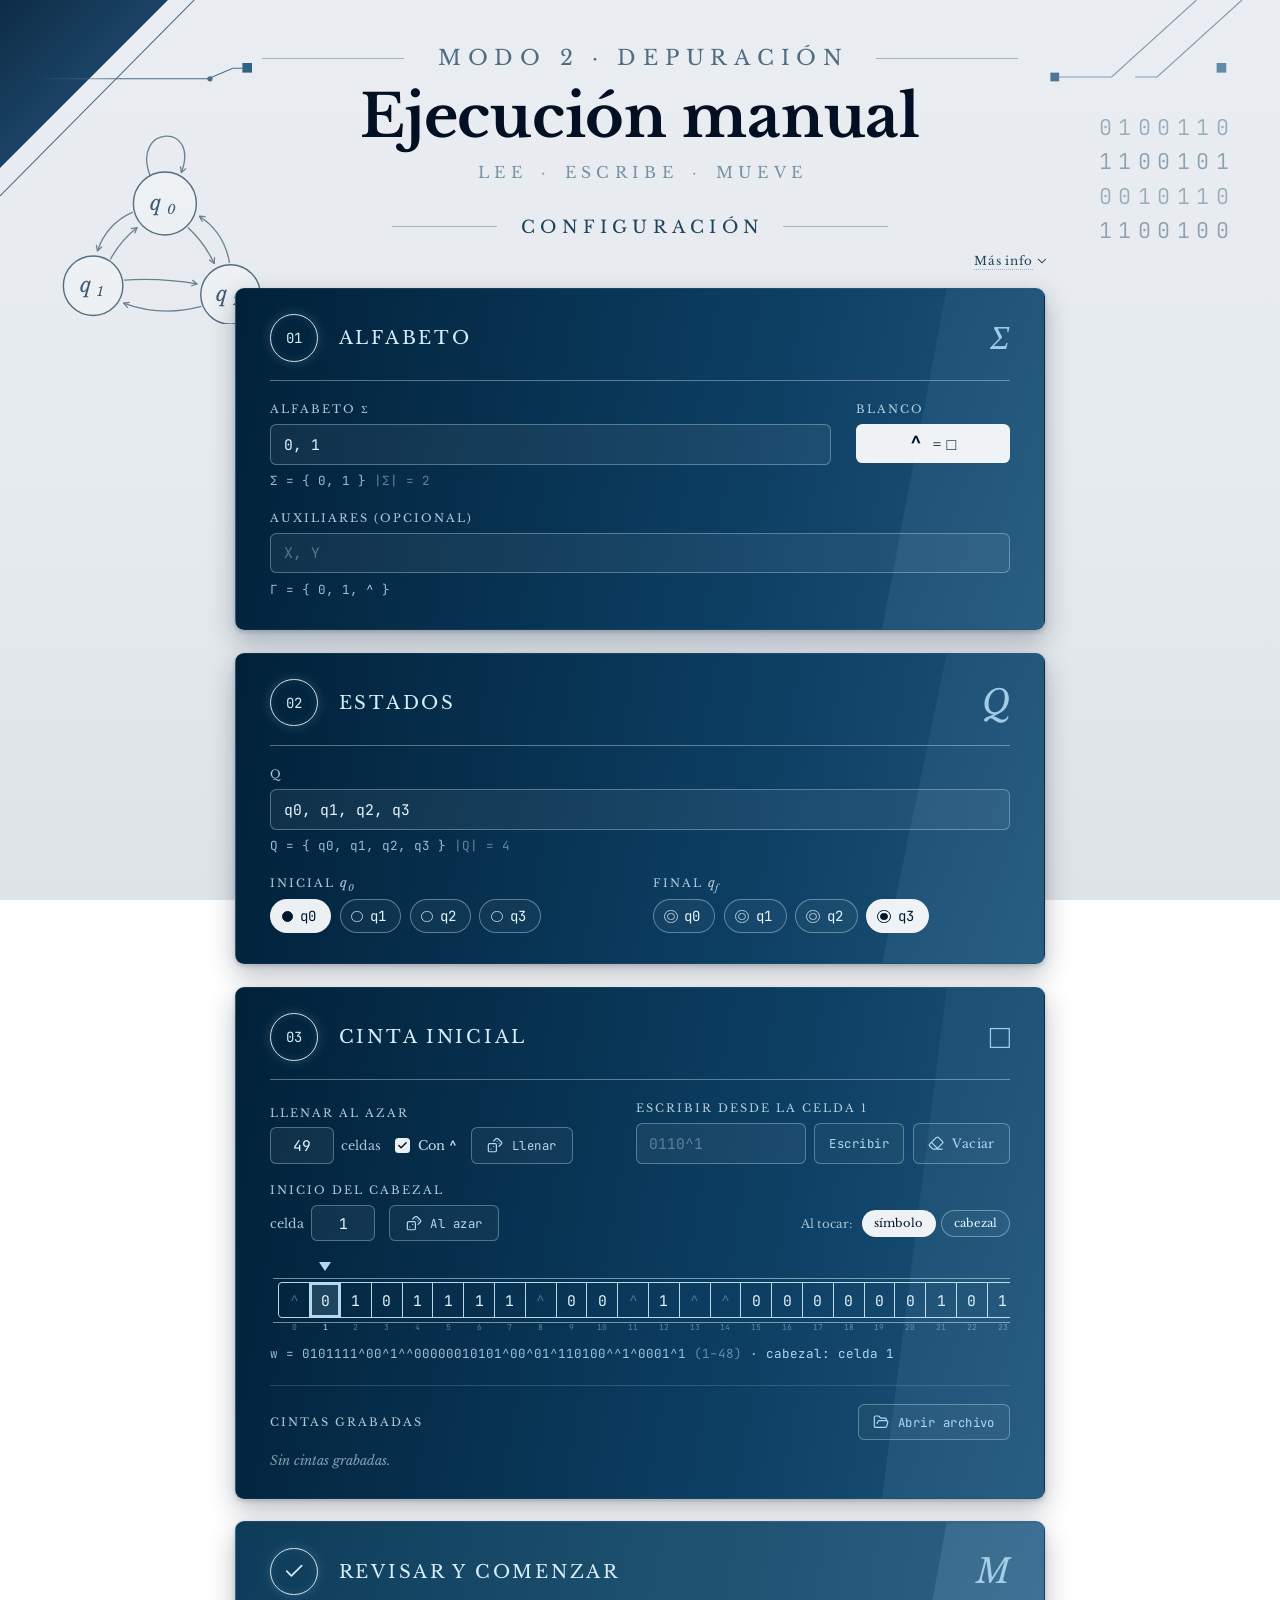
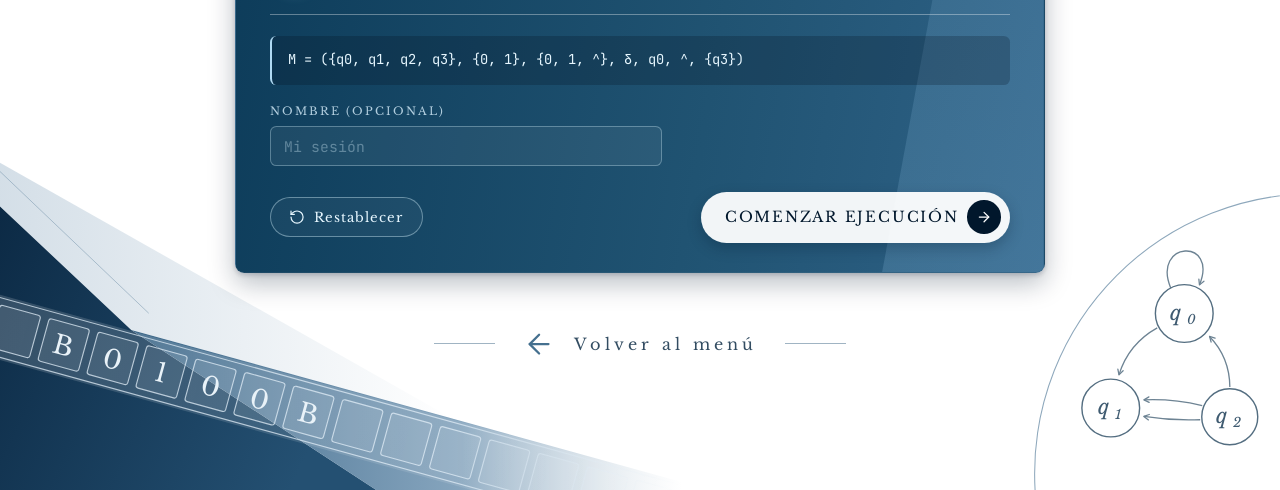
<file: modo2/manual.html>
<!-- PESTAÑA DEL MODO 2: PREPARAR LA EJECUCIÓN MANUAL (ALFABETO, ESTADOS Y CINTA) -->

<!doctype html>
<html lang="es">
  <head>
    <meta charset="UTF-8" />
    <meta name="viewport" content="width=device-width, initial-scale=1.0" />
    <title>Ejecución manual · Máquina de Turing</title>

    <!-- Fuentes: Libre Baskerville (textos) y JetBrains Mono (estados y símbolos) -->
    <link rel="preconnect" href="https://fonts.googleapis.com" />
    <link rel="preconnect" href="https://fonts.gstatic.com" crossorigin />
    <link
      href="https://fonts.googleapis.com/css2?family=Libre+Baskerville:ital,wght@0,400;0,700;1,400&family=JetBrains+Mono:wght@300;400;700&display=swap"
      rel="stylesheet"
    />

    <!-- styles.css trae los colores y la decoración; configuracion.css las
       secciones, campos y botones del formulario del Modo 1; manual.css
       solo agrega lo propio de esta pantalla -->
    <link rel="stylesheet" href="../styles.css" />
    <link rel="stylesheet" href="../formulario/configuracion.css" />
    <link rel="stylesheet" href="manual.css" />
  </head>
  <body class="pagina-config">
    <!-- ===================== DECORACIÓN DE FONDO (igual que el menú) ===================== -->
    <div class="decoracion" aria-hidden="true">
      <!-- Esquina superior izquierda: triángulo, línea diagonal y línea de circuito -->
      <svg class="deco deco--sup-izq" viewBox="0 0 300 240">
        <defs>
          <linearGradient id="g-esquina" x1="0" y1="0" x2="1" y2="1">
            <stop offset="0" stop-color="#0D2C47" />
            <stop offset="0.6" stop-color="#1E486A" />
            <stop offset="1" stop-color="#3E6888" />
          </linearGradient>
          <linearGradient id="g-circuito-izq" x1="0" y1="0" x2="1" y2="0">
            <stop offset="0" stop-color="#4B6E8A" stop-opacity="0" />
            <stop offset="0.4" stop-color="#4B6E8A" />
          </linearGradient>
        </defs>
        <polygon points="0,0 192,0 0,192" fill="url(#g-esquina)" />
        <line
          x1="222"
          y1="0"
          x2="0"
          y2="224"
          stroke="#3B6584"
          stroke-width="1.2"
        />
        <path
          d="M40 90 H238 L266 78 H277"
          fill="none"
          stroke="url(#g-circuito-izq)"
          stroke-width="1.4"
        />
        <circle cx="240" cy="90" r="3" fill="#4B6E8A" />
        <rect x="277" y="72" width="11" height="11" fill="#306284" />
      </svg>

      <!-- Diagrama de estados (izquierda) -->
      <svg class="deco deco--diagrama-izq diagrama" viewBox="80 140 240 230">
        <defs>
          <marker
            id="flecha"
            viewBox="0 0 10 10"
            refX="8"
            refY="5"
            markerWidth="6"
            markerHeight="6"
            orient="auto"
          >
            <path
              d="M1.5 1.5 L8 5 L1.5 8.5"
              fill="none"
              stroke="#546E81"
              stroke-width="1.6"
              stroke-linecap="round"
              stroke-linejoin="round"
            />
          </marker>
        </defs>
        <g class="diagrama__flechas">
          <path
            d="M184.1 200.2 C162.1 142.2 241.8 138.7 219.8 196.7"
            marker-end="url(#flecha)"
          />
          <path
            d="M164.3 241.8 Q134.1 255.3 123.9 286.3"
            marker-end="url(#flecha)"
          />
          <path
            d="M138.7 295.8 Q150.4 274.5 169.3 259.5"
            marker-end="url(#flecha)"
          />
          <path
            d="M274.9 300 Q269 265.1 240.4 246.5"
            marker-end="url(#flecha)"
          />
          <path
            d="M227.3 259.4 Q246.5 277 257.3 300.6"
            marker-end="url(#flecha)"
          />
          <path
            d="M242.7 349.7 Q197.3 362 153.8 345.8"
            marker-end="url(#flecha)"
          />
          <path
            d="M154.4 319.5 Q196.5 316.7 237.9 323.9"
            marker-end="url(#flecha)"
          />
        </g>
        <g class="diagrama__nodos">
          <circle cx="201" cy="232" r="36" />
          <text x="199" y="239">
            q
            <tspan dy="5" font-size="15">0</tspan>
          </text>
          <circle cx="119" cy="326" r="34" />
          <text x="117" y="333">
            q
            <tspan dy="5" font-size="15">1</tspan>
          </text>
          <circle cx="276" cy="336" r="34" />
          <text x="274" y="343">
            q
            <tspan dy="5" font-size="15">2</tspan>
          </text>
        </g>
      </svg>

      <!-- Esquina superior derecha: líneas de circuito -->
      <svg class="deco deco--sup-der" viewBox="1236 0 300 120">
        <g fill="none" stroke="#7F9CB4" stroke-width="1.3">
          <path d="M1283 88 H1343 L1440 0" />
          <path d="M1370 88 H1395 L1492 0" />
        </g>
        <rect x="1273" y="83" width="10" height="10" fill="#4E7699" />
        <rect x="1463" y="72" width="11" height="11" fill="#628AA8" />
      </svg>

      <!-- Números binarios -->
      <div class="deco deco--binario">
        <span>0100110</span>
        <span>1100101</span>
        <span>0010110</span>
        <span>1100100</span>
      </div>

      <!-- Esquina inferior izquierda: bandas diagonales y cinta inclinada -->
      <svg class="deco deco--inf-izq" viewBox="0 600 780 424">
        <defs>
          <linearGradient id="g-banda-oscura" x1="0" y1="0" x2="1" y2="0.35">
            <stop offset="0" stop-color="#0C2A45" />
            <stop offset="1" stop-color="#245072" />
          </linearGradient>
          <linearGradient id="g-banda-media" x1="0" y1="0" x2="1" y2="0">
            <stop offset="0" stop-color="#2C5A7E" stop-opacity="0.95" />
            <stop offset="0.6" stop-color="#5E87A8" stop-opacity="0.75" />
            <stop offset="1" stop-color="#B9CBD8" stop-opacity="0" />
          </linearGradient>
          <linearGradient id="g-banda-clara" x1="0" y1="0" x2="1" y2="0">
            <stop offset="0" stop-color="#6F93B0" stop-opacity="0.3" />
            <stop offset="1" stop-color="#6F93B0" stop-opacity="0" />
          </linearGradient>
          <linearGradient id="g-cinta" x1="0" y1="0" x2="1" y2="0">
            <stop offset="0" stop-color="#FFFFFF" stop-opacity="0.16" />
            <stop offset="1" stop-color="#FFFFFF" stop-opacity="0.08" />
          </linearGradient>
          <linearGradient
            id="g-desvanecer"
            gradientUnits="userSpaceOnUse"
            x1="520"
            y1="0"
            x2="780"
            y2="0"
          >
            <stop offset="0" stop-color="#FFFFFF" />
            <stop offset="1" stop-color="#000000" />
          </linearGradient>
          <mask id="m-desvanecer">
            <rect
              x="0"
              y="600"
              width="780"
              height="424"
              fill="url(#g-desvanecer)"
            />
          </mask>
        </defs>

        <line
          x1="0"
          y1="660"
          x2="170"
          y2="822"
          stroke="#AEBFCC"
          stroke-width="1"
        />
        <polygon
          points="0,650 520,944 150,841 0,700"
          fill="url(#g-banda-clara)"
        />
        <polygon
          points="0,700 150,841 430,1024 0,1024"
          fill="url(#g-banda-oscura)"
        />
        <polygon
          points="150,841 780,1015 780,1024 430,1024"
          fill="url(#g-banda-media)"
        />

        <g mask="url(#m-desvanecer)">
          <g
            class="cinta-inclinada"
            transform="translate(-14 797) rotate(15.4)"
          >
            <rect
              class="cinta-inclinada__fondo"
              x="0"
              y="0"
              width="840"
              height="72"
              fill="url(#g-cinta)"
            />
            <line x1="0" y1="3" x2="840" y2="3" />
            <line x1="0" y1="69" x2="840" y2="69" />
            <rect x="-40" y="11" width="48" height="50" rx="3" />
            <rect x="18" y="11" width="48" height="50" rx="3" />
            <rect x="76" y="11" width="48" height="50" rx="3" />
            <rect x="134" y="11" width="48" height="50" rx="3" />
            <rect x="192" y="11" width="48" height="50" rx="3" />
            <rect x="250" y="11" width="48" height="50" rx="3" />
            <rect x="308" y="11" width="48" height="50" rx="3" />
            <rect x="366" y="11" width="48" height="50" rx="3" />
            <rect x="424" y="11" width="48" height="50" rx="3" />
            <rect x="482" y="11" width="48" height="50" rx="3" />
            <rect x="540" y="11" width="48" height="50" rx="3" />
            <rect x="598" y="11" width="48" height="50" rx="3" />
            <rect x="656" y="11" width="48" height="50" rx="3" />
            <rect x="714" y="11" width="48" height="50" rx="3" />
            <rect x="772" y="11" width="48" height="50" rx="3" />
            <text x="100" y="48">B</text>
            <text x="158" y="48">0</text>
            <text x="216" y="48">1</text>
            <text x="274" y="48">0</text>
            <text x="332" y="48">0</text>
            <text x="390" y="48">B</text>
          </g>
        </g>
      </svg>

      <!-- Esquina inferior derecha: arco grande y diagrama de estados -->
      <svg class="deco deco--inf-der diagrama" viewBox="1236 650 300 374">
        <circle
          cx="1575"
          cy="1005"
          r="320"
          fill="none"
          stroke="#8EA8BC"
          stroke-width="1.2"
        />
        <g class="diagrama__flechas">
          <path
            d="M1410.5 792.9 C1388.5 738.9 1465.4 735.3 1443.4 789.3"
            marker-end="url(#flecha)"
          />
          <path
            d="M1395.1 838.5 Q1362.3 856.8 1351.4 892.1"
            marker-end="url(#flecha)"
          />
          <path
            d="M1478.1 906 Q1477.9 872.1 1454.9 848.2"
            marker-end="url(#flecha)"
          />
          <path
            d="M1446.5 927.2 Q1413.5 919.3 1379.9 920.7"
            marker-end="url(#flecha)"
          />
          <path
            d="M1444.2 943.4 Q1411.8 944.7 1379.8 939.6"
            marker-end="url(#flecha)"
          />
        </g>
        <g class="diagrama__nodos">
          <circle cx="1426" cy="822" r="33" />
          <text x="1424" y="829">
            q
            <tspan dy="5" font-size="15">0</tspan>
          </text>
          <circle cx="1342" cy="930" r="33" />
          <text x="1340" y="937">
            q
            <tspan dy="5" font-size="15">1</tspan>
          </text>
          <circle cx="1478" cy="940" r="32" />
          <text x="1476" y="947">
            q
            <tspan dy="5" font-size="15">2</tspan>
          </text>
        </g>
      </svg>
    </div>

    <!-- ===================== CONTENIDO ===================== -->
    <main class="menu pantalla-config pantalla-manual">
      <header class="encabezado">
        <p class="encabezado__sup">
          <span class="linea"></span>
          <span>MODO 2 · DEPURACIÓN</span>
          <span class="linea"></span>
        </p>
        <h1 class="titulo">Ejecución manual</h1>
        <p class="lema">
          Lee <span class="punto">·</span> Escribe
          <span class="punto">·</span> Mueve
        </p>
      </header>

      <!-- Ejecución en curso: manual.js la muestra si en esta pestaña ya hay pasos -->
      <section class="tarjeta en-curso" id="en-curso" hidden>
        <span class="en-curso__icono">
          <!-- Ícono "history" de Lucide (licencia ISC) -->
          <svg viewBox="0 0 24 24">
            <path d="M3 12a9 9 0 1 0 9-9 9.75 9.75 0 0 0-6.74 2.74L3 8" />
            <path d="M3 3v5h5" />
            <path d="M12 7v5l4 2" />
          </svg>
        </span>
        <span class="en-curso__texto">
          <span class="en-curso__titulo">Hay una ejecución en curso</span>
          <span class="en-curso__detalle" id="en-curso-detalle"></span>
        </span>
        <a class="boton boton--primario" href="Sandbox/sandbox.html" id="btn-continuar">
          Continuar
          <svg viewBox="0 0 24 24"><path d="M5 12h14" /><path d="m12 5 7 7-7 7" /></svg>
        </a>
      </section>

      <h2 class="separador"><span>Configuración</span></h2>

      <!-- Reglas del Modo 2, solo si se piden -->
      <div class="ayuda-barra">
        <button type="button" class="mas-info" aria-expanded="false" aria-controls="ayuda">Más info</button>
      </div>
      <section class="tarjeta ayuda" id="ayuda" hidden>
        <ul class="ayuda__lista">
          <li><b>Σ</b> símbolos de un carácter separados por comas · <b>^ = □</b> siempre en Γ · <b>B</b> reservado (blanco del Modo 1)</li>
          <li><b>Auxiliares</b> solo los escribe la máquina; no van en la cinta inicial</li>
          <li><b>Final</b> termina la ejecución · <b>S</b> la detiene en cualquier estado</li>
          <li><b>Cinta</b> 50 celdas (0 a 49) · la celda 0 empieza en ^ · el cabezal puede arrancar en cualquiera</li>
          <li><b>δ</b> se construye en el sandbox, paso a paso</li>
        </ul>
      </section>

      <form class="formulario" id="formulario" novalidate autocomplete="off">
        <!-- ===== 01 · Alfabeto ===== -->
        <section class="tarjeta seccion" data-seccion="alfabeto">
          <header class="seccion__cabeza">
            <span class="seccion__num">01</span>
            <div class="seccion__titulos">
              <h3 class="seccion__titulo">
                Alfabeto <span class="seccion__marca" data-marca></span>
              </h3>
            </div>
            <span class="seccion__simbolo">Σ</span>
          </header>
          <span class="seccion__divisor"></span>

          <div class="rejilla rejilla--alfabetos">
            <div class="campo">
              <label class="campo__etiqueta" for="sigma">Alfabeto Σ</label>
              <input class="entrada" id="sigma" type="text" placeholder="0, 1" spellcheck="false" />
              <p class="campo__vista" id="vista-sigma"></p>
              <ul class="campo__errores" data-errores="sigma"></ul>
            </div>

            <!-- El blanco del Modo 2 es ^ y siempre está incluido -->
            <div class="campo">
              <span class="campo__etiqueta">Blanco</span>
              <span class="blanco-fijo" title="El blanco □ se escribe ^ y siempre forma parte del alfabeto de la cinta">
                <span class="blanco-fijo__simbolo">^</span>
                <span class="blanco-fijo__igual">= □</span>
              </span>
            </div>

            <div class="campo campo--ancho">
              <label class="campo__etiqueta" for="auxiliares">Auxiliares (opcional)</label>
              <input class="entrada" id="auxiliares" type="text" placeholder="X, Y" spellcheck="false" />
              <p class="campo__vista" id="vista-gamma"></p>
              <ul class="campo__errores" data-errores="auxiliares"></ul>
            </div>
          </div>
        </section>

        <!-- ===== 02 · Estados ===== -->
        <section class="tarjeta seccion" data-seccion="estados">
          <header class="seccion__cabeza">
            <span class="seccion__num">02</span>
            <div class="seccion__titulos">
              <h3 class="seccion__titulo">
                Estados <span class="seccion__marca" data-marca></span>
              </h3>
            </div>
            <span class="seccion__simbolo">Q</span>
          </header>
          <span class="seccion__divisor"></span>

          <div class="campo">
            <label class="campo__etiqueta" for="estados">Q</label>
            <input class="entrada" id="estados" type="text" placeholder="q0, q1, q2, q3" spellcheck="false" />
            <p class="campo__vista" id="vista-estados"></p>
            <ul class="campo__errores" data-errores="estados"></ul>
          </div>

          <div class="rejilla rejilla--mitades rejilla--estados">
            <div class="campo">
              <span class="campo__etiqueta" id="etiqueta-inicial"
                >Inicial <span class="tal-cual">q<sub>0</sub></span></span
              >
              <div class="pildoras" id="pildoras-inicial" role="radiogroup" aria-labelledby="etiqueta-inicial"></div>
              <ul class="campo__errores" data-errores="inicial"></ul>
            </div>
            <div class="campo">
              <span class="campo__etiqueta" id="etiqueta-final"
                >Final <span class="tal-cual">q<sub>f</sub></span></span
              >
              <div class="pildoras" id="pildoras-final" role="radiogroup" aria-labelledby="etiqueta-final"></div>
              <ul class="campo__errores" data-errores="final"></ul>
            </div>
          </div>
        </section>

        <!-- ===== 03 · Cinta inicial ===== -->
        <section class="tarjeta seccion" data-seccion="cinta">
          <header class="seccion__cabeza">
            <span class="seccion__num">03</span>
            <div class="seccion__titulos">
              <h3 class="seccion__titulo">
                Cinta inicial <span class="seccion__marca" data-marca></span>
              </h3>
            </div>
            <span class="seccion__simbolo">□</span>
          </header>
          <span class="seccion__divisor"></span>

          <div class="herramientas-cinta">
            <div class="campo">
              <span class="campo__etiqueta">Llenar al azar</span>
              <div class="azar">
                <label class="azar__cantidad">
                  <input class="entrada entrada--corta" id="cantidad" type="number" min="1" max="49" value="10" aria-label="Cantidad de celdas a llenar" />
                  <span>celdas</span>
                </label>
                <label class="casilla">
                  <input type="checkbox" id="con-blanco" checked />
                  <span>Con <b class="casilla__simbolo">^</b></span>
                </label>
                <button type="button" class="boton boton--mini boton--azar" id="btn-azar">
                  <!-- Ícono "dices" de Lucide (licencia ISC) -->
                  <svg viewBox="0 0 24 24">
                    <rect width="12" height="12" x="2" y="10" rx="2" ry="2" />
                    <path d="m17.92 14 3.5-3.5a2.24 2.24 0 0 0 0-3l-5-4.92a2.24 2.24 0 0 0-3 0L10 6" />
                    <path d="M6 18h.01" /><path d="M10 14h.01" /><path d="M15 6h.01" /><path d="M18 9h.01" />
                  </svg>
                  <span>Llenar</span>
                </button>
              </div>
            </div>

            <div class="campo">
              <label class="campo__etiqueta" for="contenido">Escribir desde la celda 1</label>
              <div class="entrada-con-boton">
                <input class="entrada" id="contenido" type="text" placeholder="0110^1" spellcheck="false" />
                <button type="button" class="boton boton--mini" id="btn-escribir">Escribir</button>
                <button type="button" class="boton boton--mini" id="btn-vaciar" title="Dejar toda la cinta en blanco">
                  <!-- Ícono "eraser" de Lucide (licencia ISC) -->
                  <svg viewBox="0 0 24 24">
                    <path d="M21 21H8a2 2 0 0 1-1.42-.587l-3.994-3.999a2 2 0 0 1 0-2.828l10-10a2 2 0 0 1 2.829 0l5.999 6a2 2 0 0 1 0 2.828L12.834 21" />
                    <path d="m5.082 11.09 8.828 8.828" />
                  </svg>
                  <span>Vaciar</span>
                </button>
              </div>
            </div>

            <!-- Dónde arranca la máquina: cualquier celda de la cinta -->
            <div class="campo campo--ancho">
              <span class="campo__etiqueta" id="etiqueta-cabezal">Inicio del cabezal</span>
              <div class="azar">
                <label class="azar__cantidad">
                  <span>celda</span>
                  <input class="entrada entrada--corta" id="cabezal" type="number" min="0" max="49" value="1" aria-labelledby="etiqueta-cabezal" />
                </label>
                <button type="button" class="boton boton--mini boton--azar" id="btn-cabezal-azar" title="Poner el cabezal en una celda al azar">
                  <!-- Ícono "dices" de Lucide (licencia ISC) -->
                  <svg viewBox="0 0 24 24">
                    <rect width="12" height="12" x="2" y="10" rx="2" ry="2" />
                    <path d="m17.92 14 3.5-3.5a2.24 2.24 0 0 0 0-3l-5-4.92a2.24 2.24 0 0 0-3 0L10 6" />
                    <path d="M6 18h.01" /><path d="M10 14h.01" /><path d="M15 6h.01" /><path d="M18 9h.01" />
                  </svg>
                  <span>Al azar</span>
                </button>
                <!-- Qué hace tocar una celda de la cinta de abajo -->
                <div class="toque" role="group" aria-label="Qué hace tocar una celda">
                  <span class="toque__etiqueta">Al tocar:</span>
                  <button type="button" class="toque__opcion" data-toque="simbolo" aria-pressed="true">símbolo</button>
                  <button type="button" class="toque__opcion" data-toque="cabezal" aria-pressed="false">cabezal</button>
                </div>
              </div>
              <ul class="campo__errores" data-errores="cabezal"></ul>
            </div>
          </div>

          <!-- manual.js dibuja aquí las 50 celdas -->
          <div class="cinta-previa-marco" id="marco-cinta">
            <div class="cinta-previa" id="cinta-previa"></div>
          </div>
          <p class="campo__vista" id="vista-cinta"></p>
          <ul class="campo__errores" data-errores="cinta"></ul>

          <!-- Cintas grabadas desde el sandbox (quedan guardadas en este navegador) -->
          <div class="grabadas">
            <div class="grabadas__cabeza">
              <span class="campo__etiqueta">Cintas grabadas</span>
              <button type="button" class="boton boton--mini" id="btn-abrir-cinta">
                <!-- Ícono "folder-open" de Lucide (licencia ISC) -->
                <svg viewBox="0 0 24 24">
                  <path d="m6 14 1.5-2.9A2 2 0 0 1 9.24 10H20a2 2 0 0 1 1.94 2.5l-1.54 6a2 2 0 0 1-1.95 1.5H4a2 2 0 0 1-2-2V5a2 2 0 0 1 2-2h3.9a2 2 0 0 1 1.69.9l.81 1.2a2 2 0 0 0 1.67.9H18a2 2 0 0 1 2 2v2" />
                </svg>
                <span>Abrir archivo</span>
              </button>
              <input type="file" id="archivo-cinta" accept=".json,application/json" hidden />
            </div>
            <ul class="grabadas__lista" id="lista-grabadas"></ul>
          </div>
        </section>

        <!-- ===== Revisar y comenzar ===== -->
        <section class="tarjeta seccion seccion--guardar" data-seccion="comenzar">
          <header class="seccion__cabeza">
            <span class="seccion__num">
              <svg viewBox="0 0 24 24"><path d="M20 6 9 17l-5-5" /></svg>
            </span>
            <div class="seccion__titulos">
              <h3 class="seccion__titulo">Revisar y comenzar</h3>
            </div>
            <span class="seccion__simbolo">M</span>
          </header>
          <span class="seccion__divisor"></span>

          <p class="tupla" id="tupla"></p>

          <div class="campo campo--nombre">
            <label class="campo__etiqueta" for="nombre">Nombre (opcional)</label>
            <input class="entrada" id="nombre" type="text" placeholder="Mi sesión" maxlength="60" />
          </div>

          <!-- Errores encontrados (aparece al intentar comenzar) -->
          <div class="resumen resumen--error" id="resumen-errores" role="alert" hidden>
            <p class="resumen__titulo">
              <svg viewBox="0 0 24 24">
                <circle cx="12" cy="12" r="10" />
                <line x1="12" x2="12" y1="8" y2="12" />
                <line x1="12" x2="12.01" y1="16" y2="16" />
              </svg>
              <span id="resumen-titulo">No se puede comenzar todavía.</span>
            </p>
            <ul class="resumen__lista" id="resumen-lista"></ul>
          </div>

          <div class="acciones">
            <div class="acciones__secundarias">
              <button type="button" class="boton boton--fantasma" id="btn-restablecer">
                <svg viewBox="0 0 24 24">
                  <path d="M3 12a9 9 0 1 0 9-9 9.75 9.75 0 0 0-6.74 2.74L3 8" />
                  <path d="M3 3v5h5" />
                </svg>
                Restablecer
              </button>
            </div>
            <button type="submit" class="boton boton--primario boton--guardar" id="btn-comenzar">
              Comenzar ejecución
              <span class="boton__flecha">
                <svg viewBox="0 0 24 24"><path d="M5 12h14" /><path d="m12 5 7 7-7 7" /></svg>
              </span>
            </button>
          </div>
        </section>
      </form>

      <!-- Volver al menú -->
      <div class="pie">
        <span class="linea"></span>
        <a class="salir" href="../index.html">
          <!-- Ícono "arrow-left" de Lucide (licencia ISC) -->
          <svg viewBox="0 0 24 24">
            <path d="m12 19-7-7 7-7" />
            <path d="M19 12H5" />
          </svg>
          <span>Volver al menú</span>
        </a>
        <span class="linea"></span>
      </div>
    </main>

    <!-- Mensaje flotante -->
    <div class="aviso" id="aviso" role="status" aria-live="polite"></div>

    <!-- maquina.js: 50 celdas y formato del Modo 1; sesion.js: datos del Modo 2 -->
    <script src="../formulario/maquina.js"></script>
    <script src="sesion.js"></script>
    <script src="manual.js"></script>
  </body>
</html>
</file>
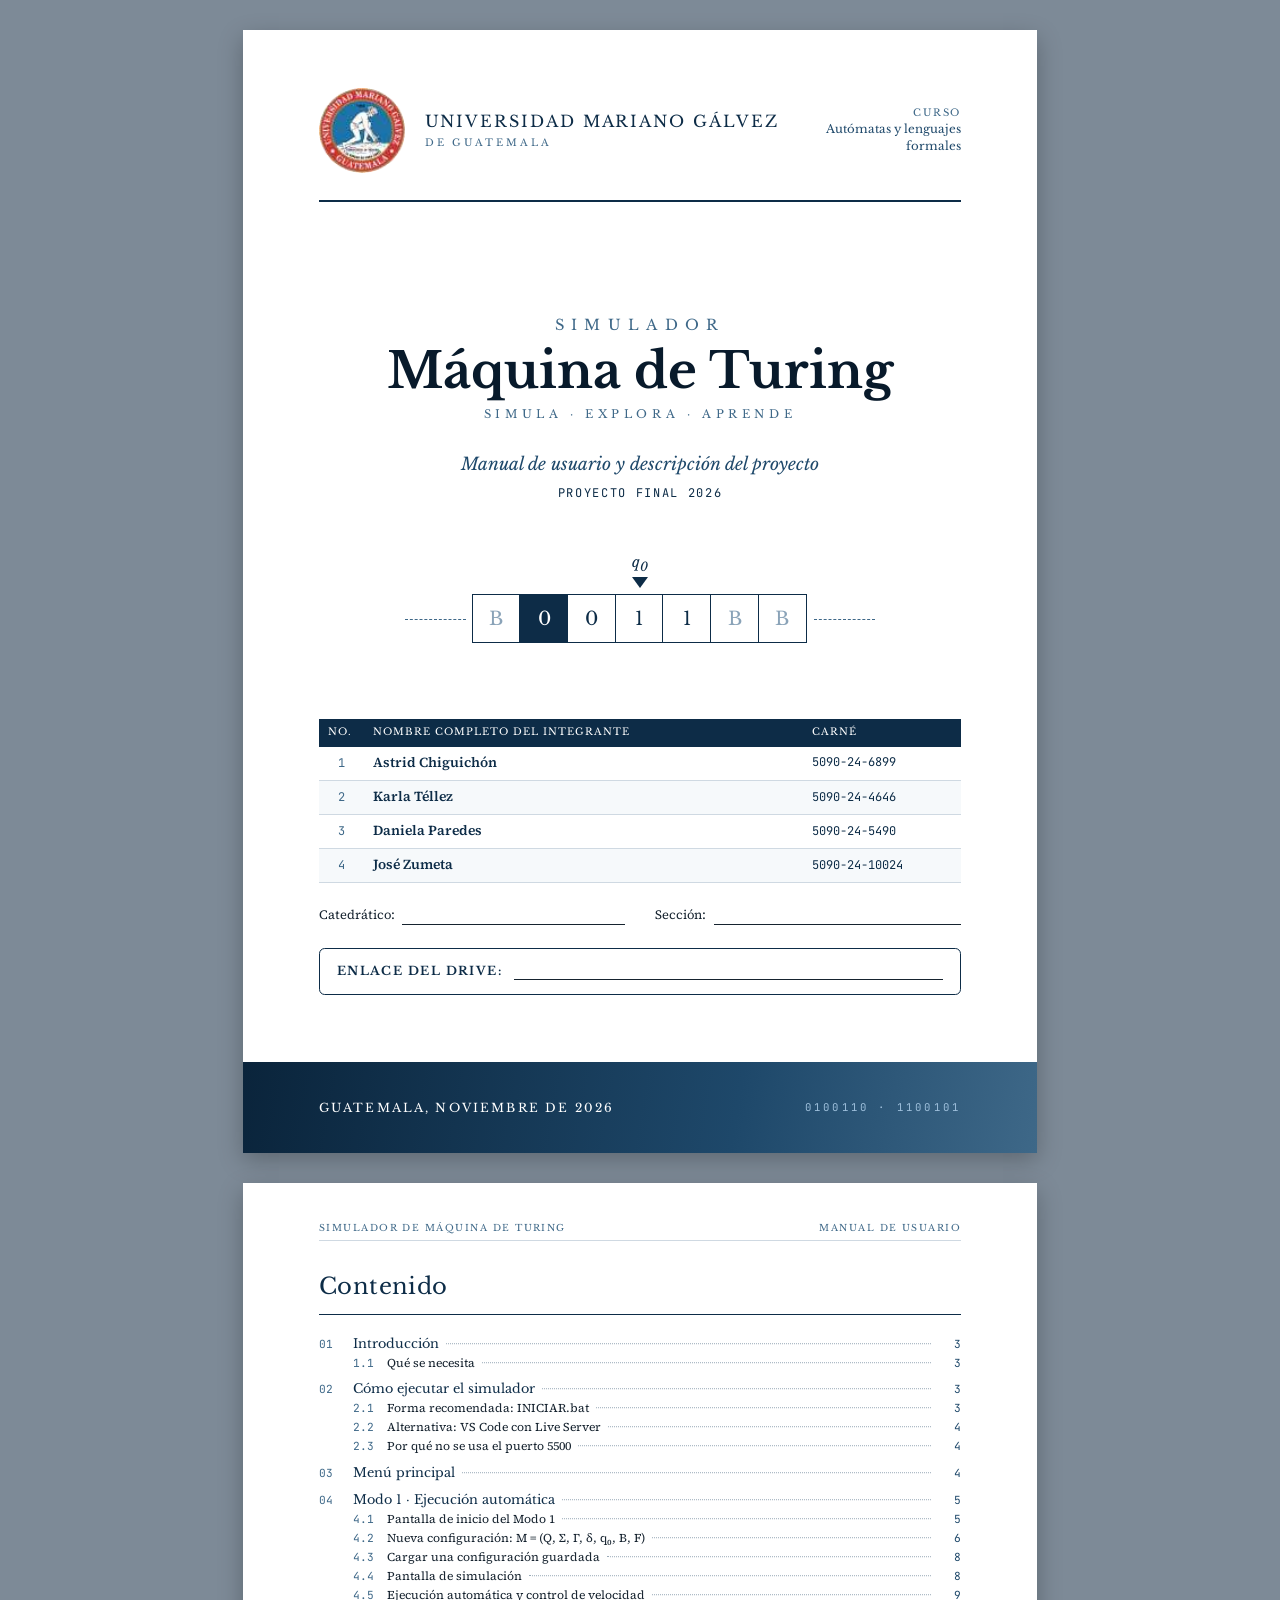
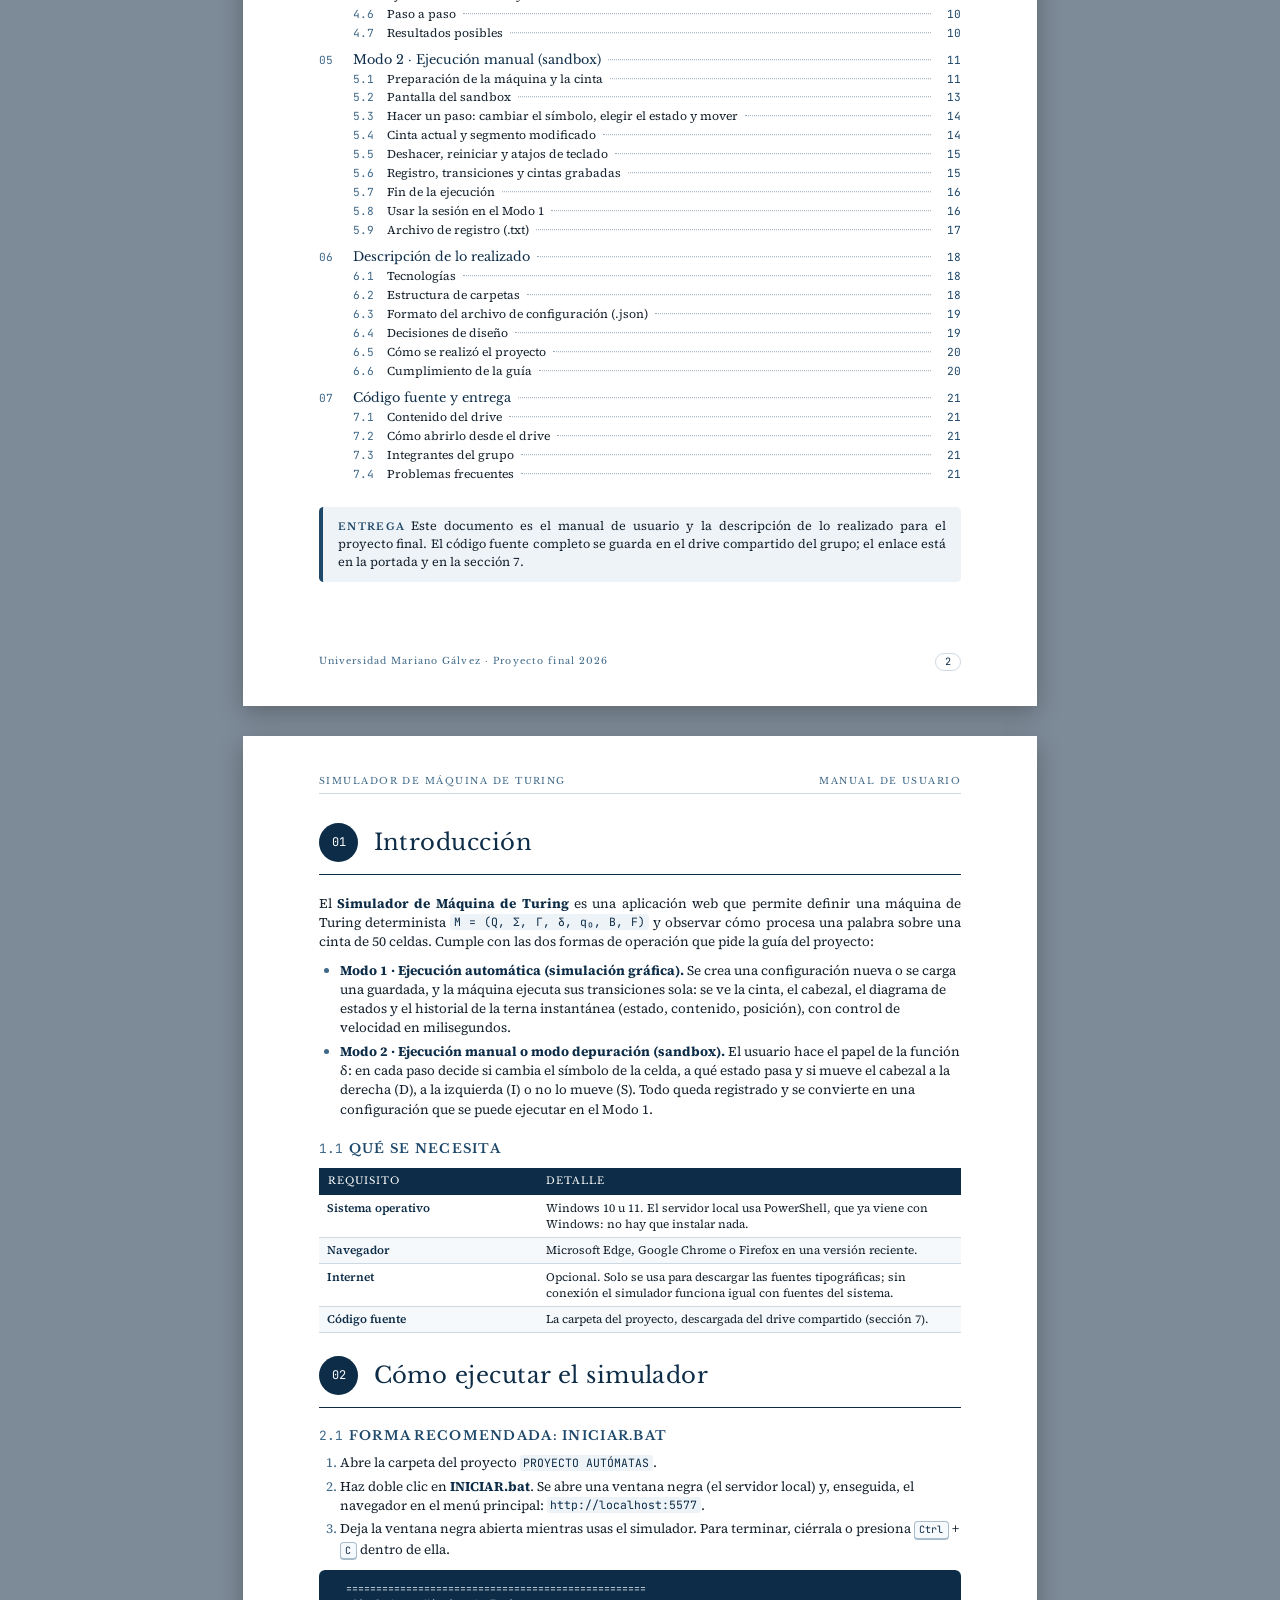
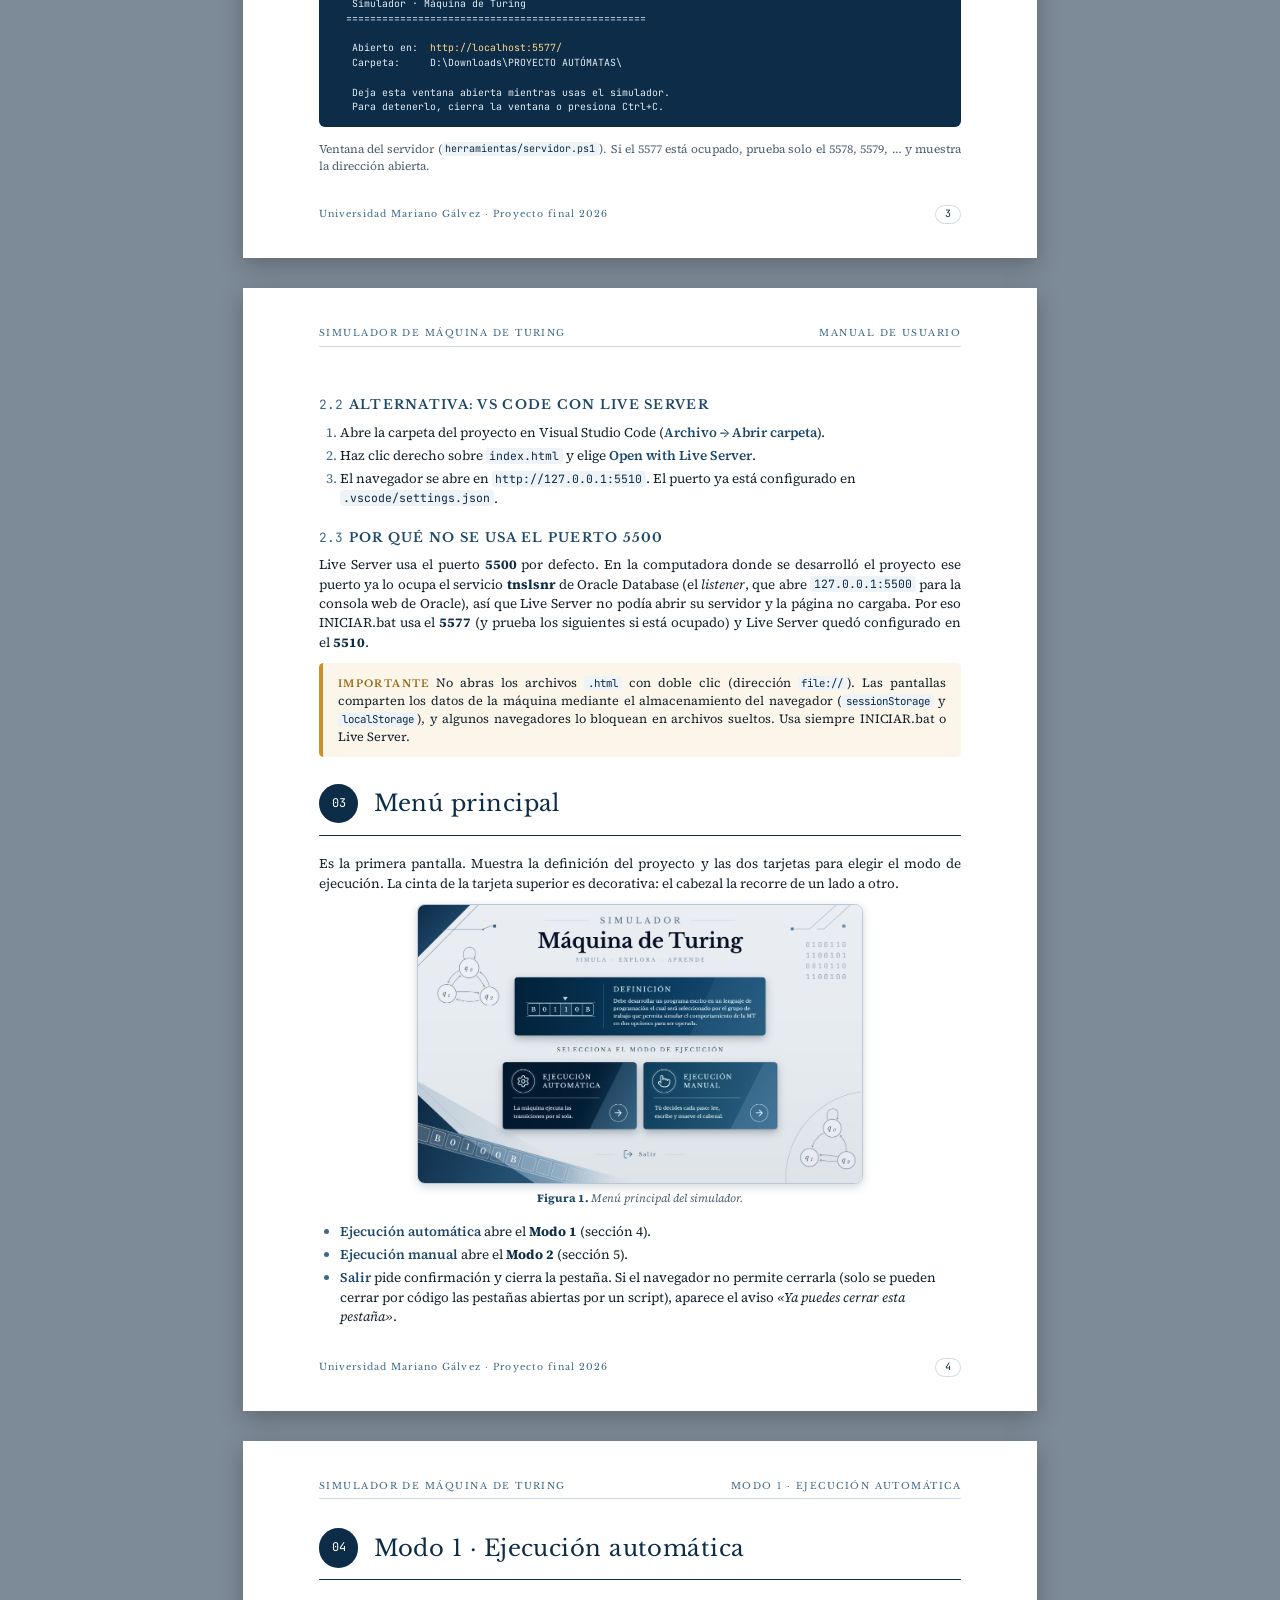
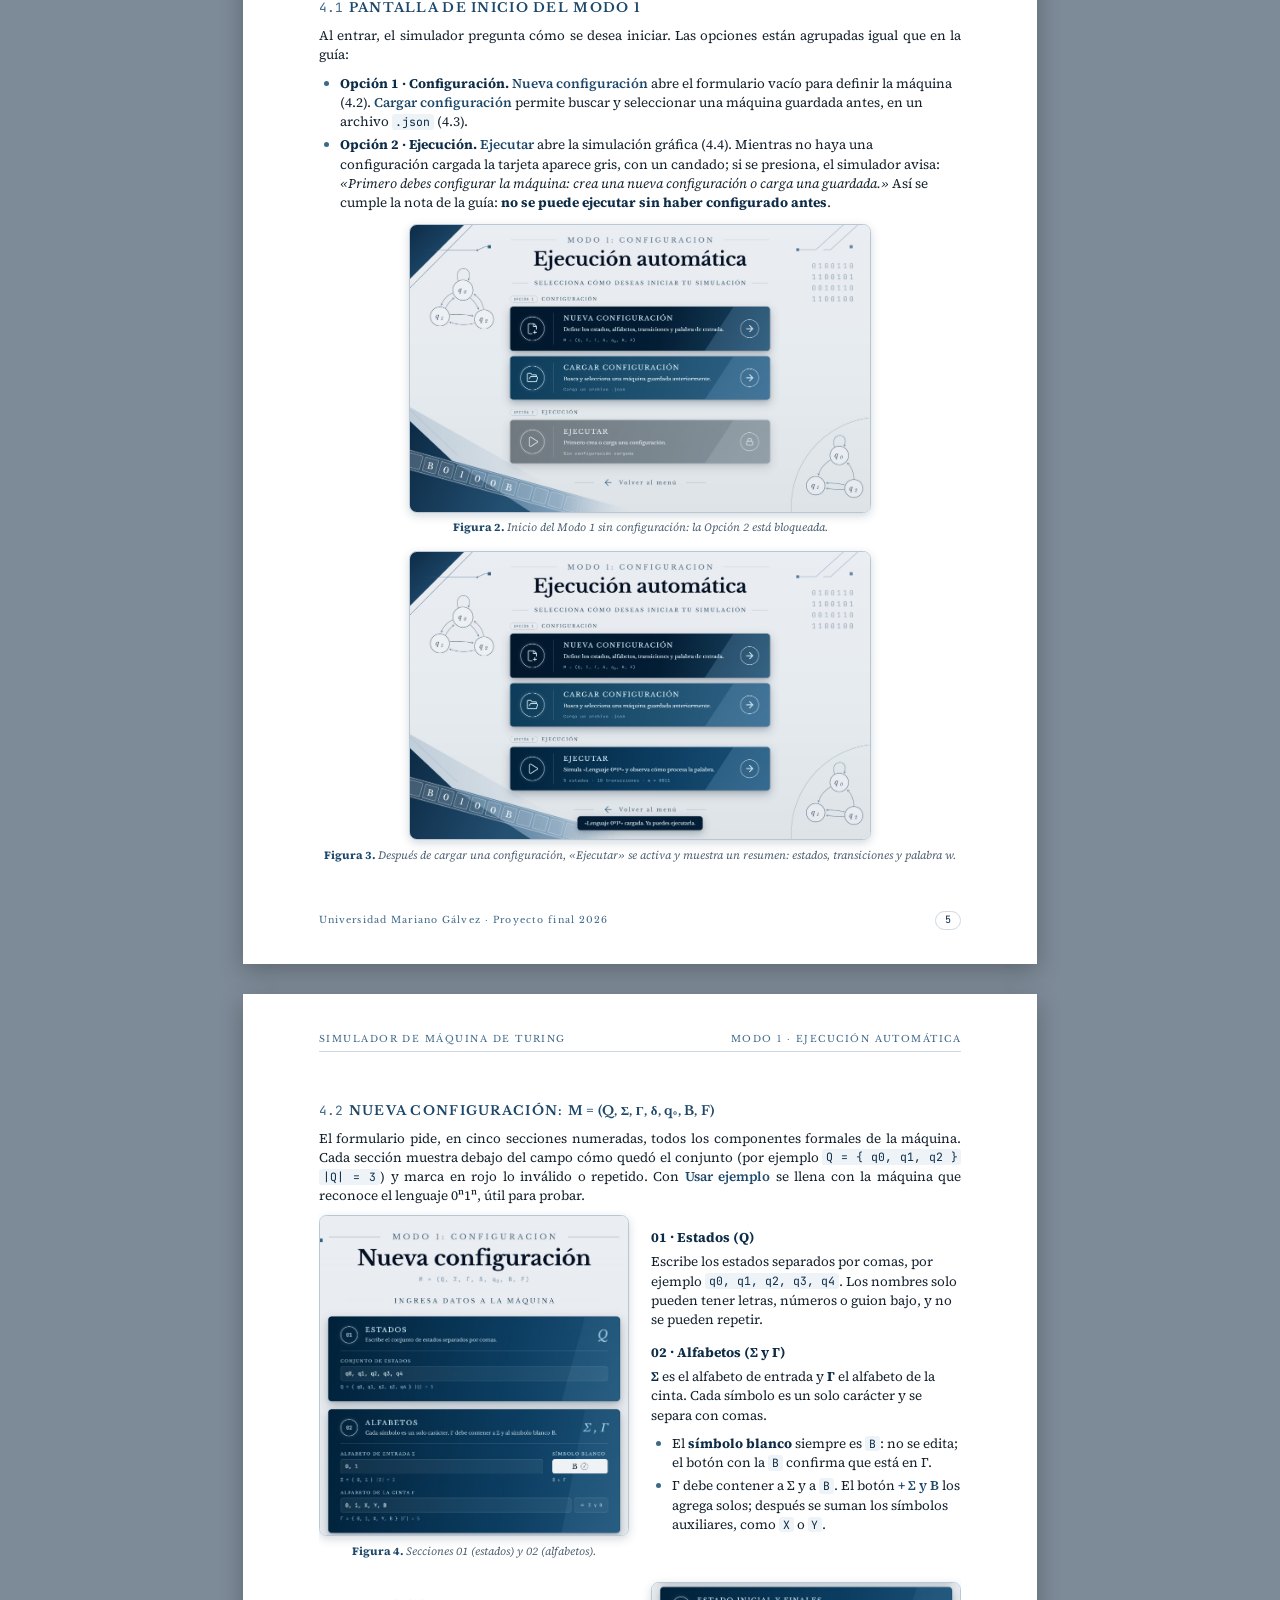
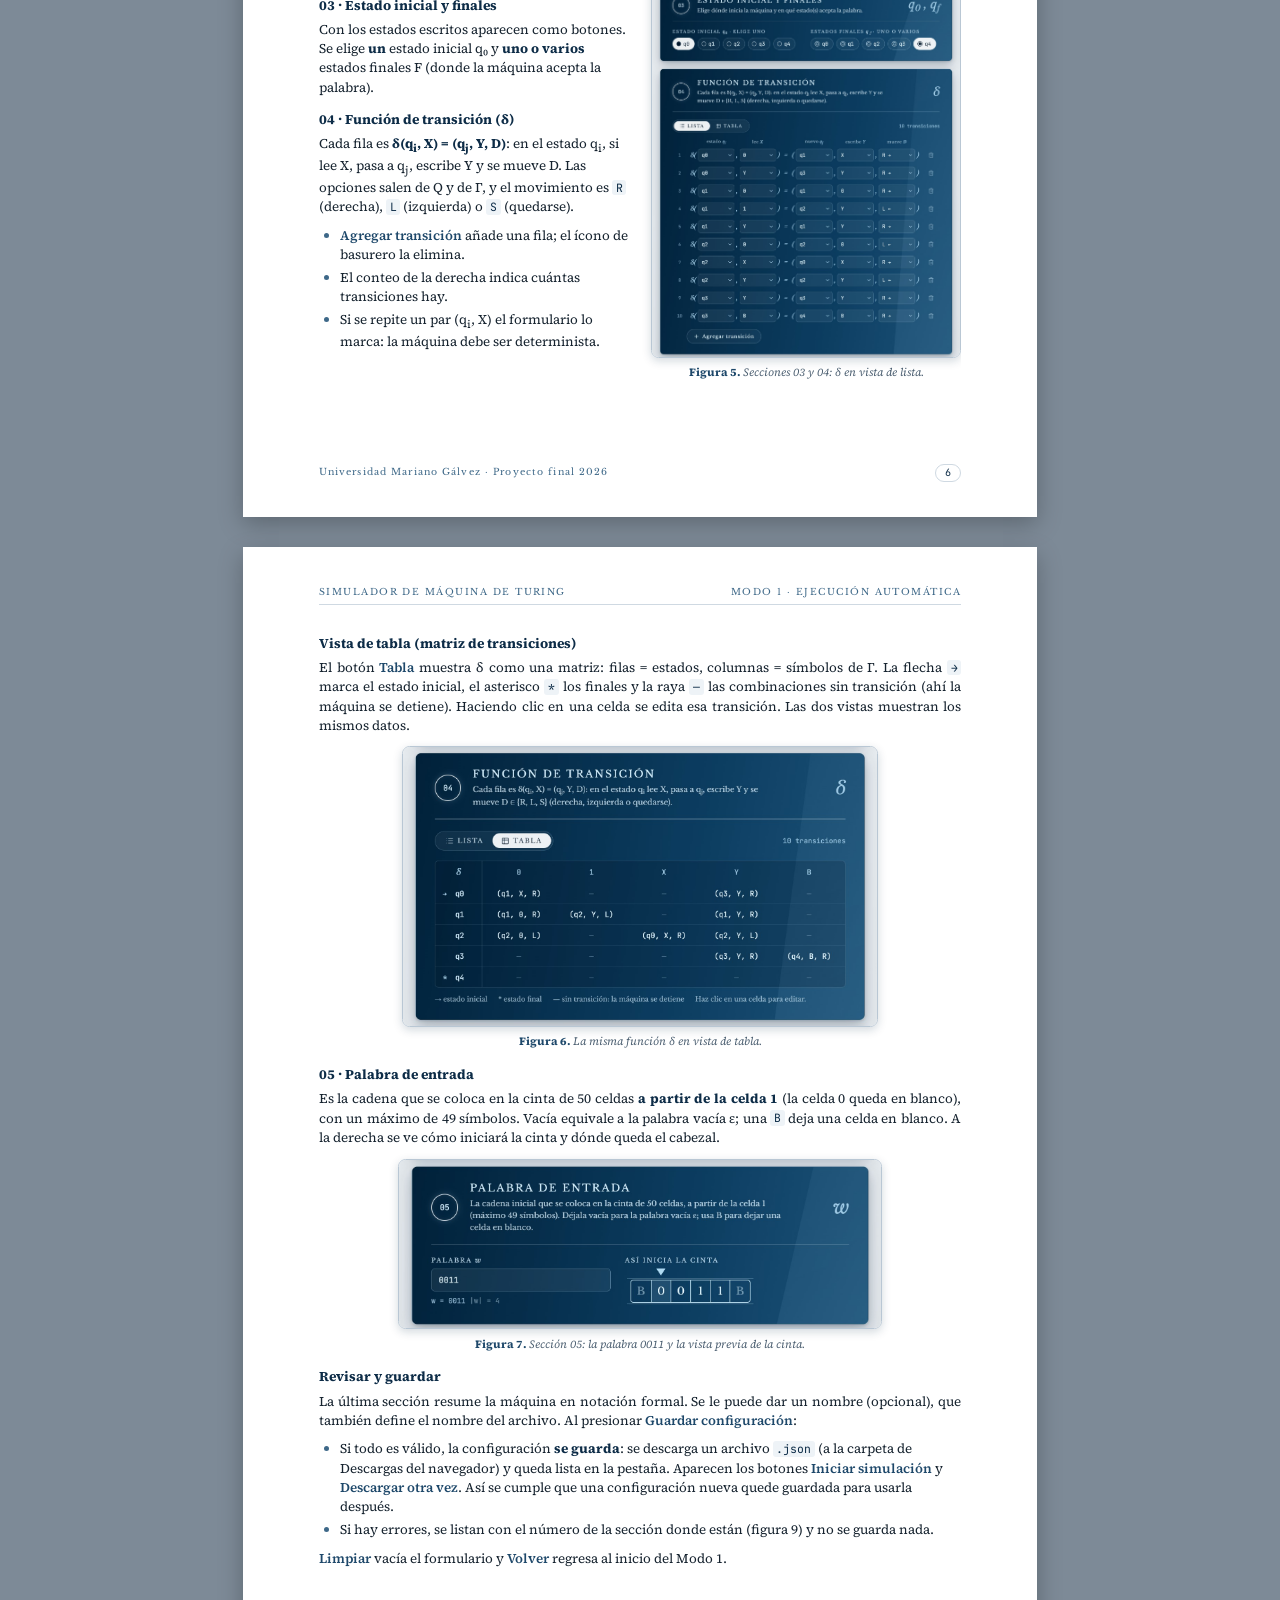
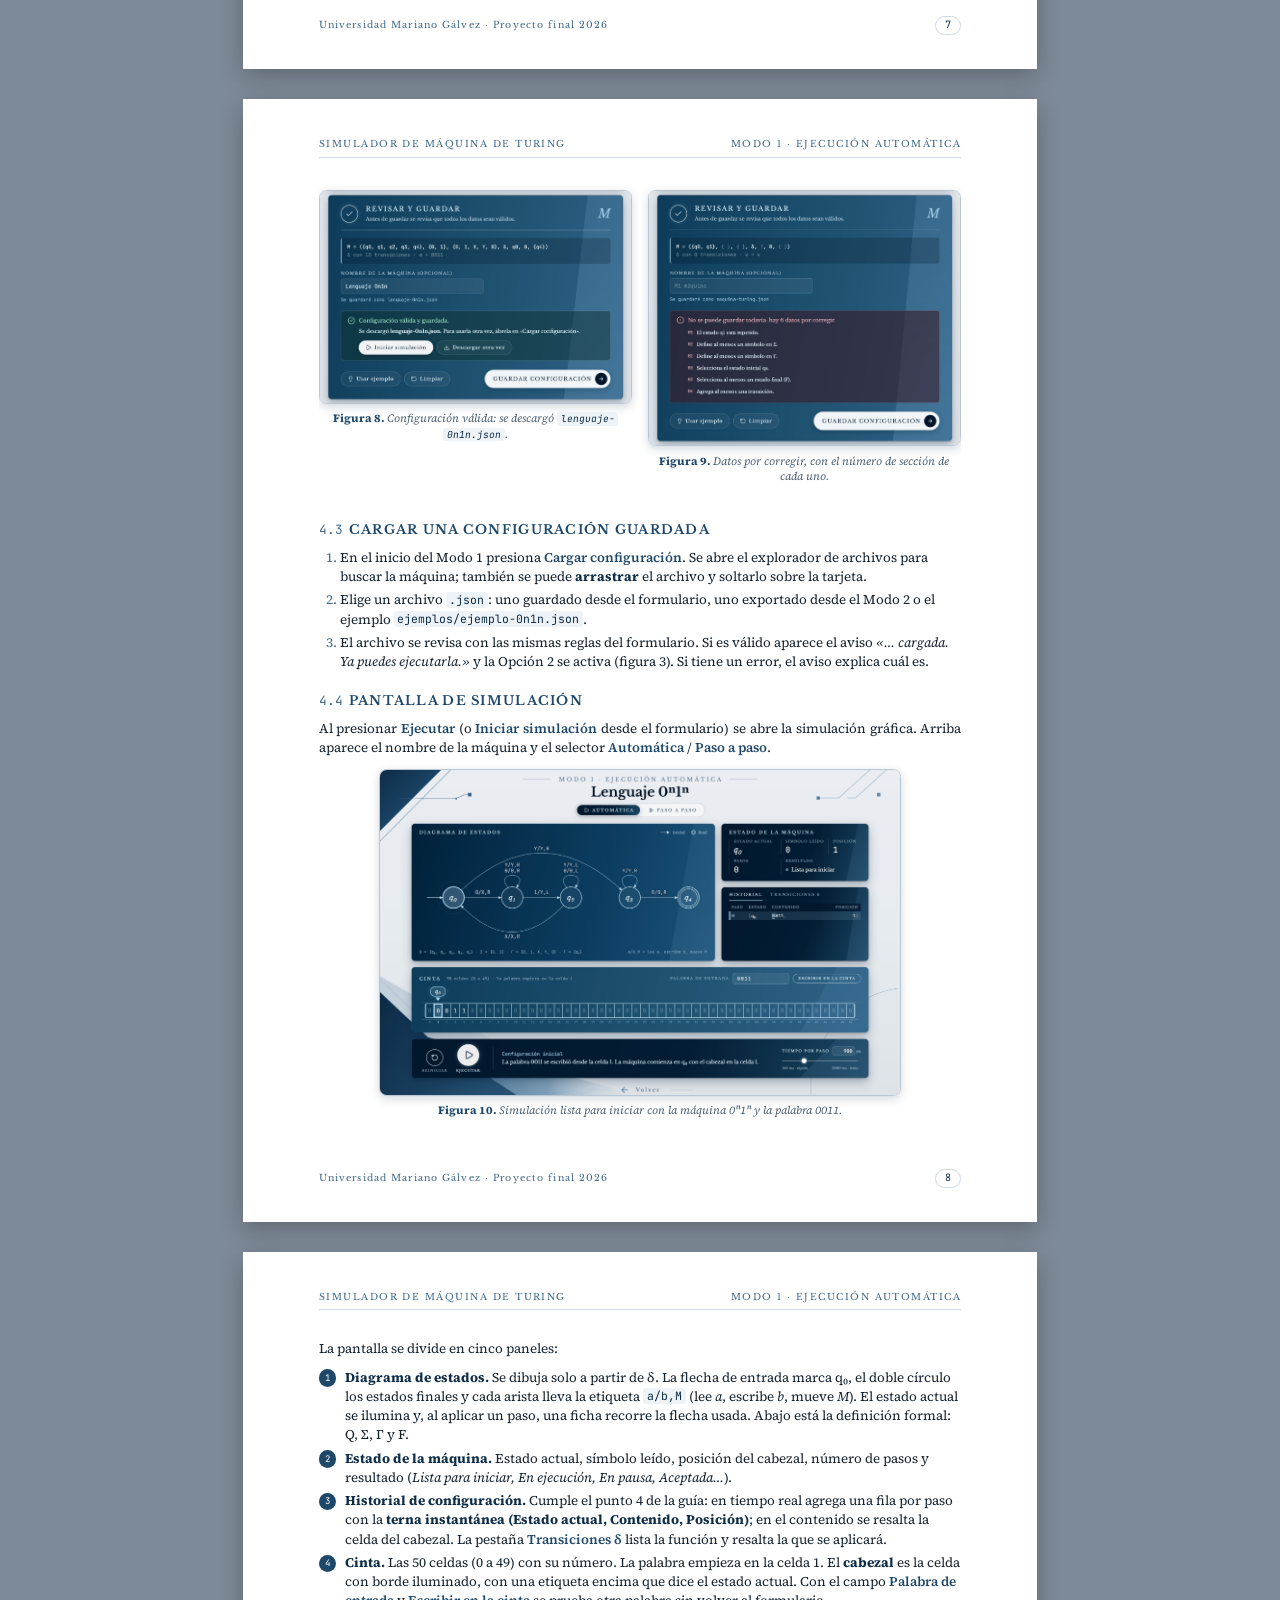
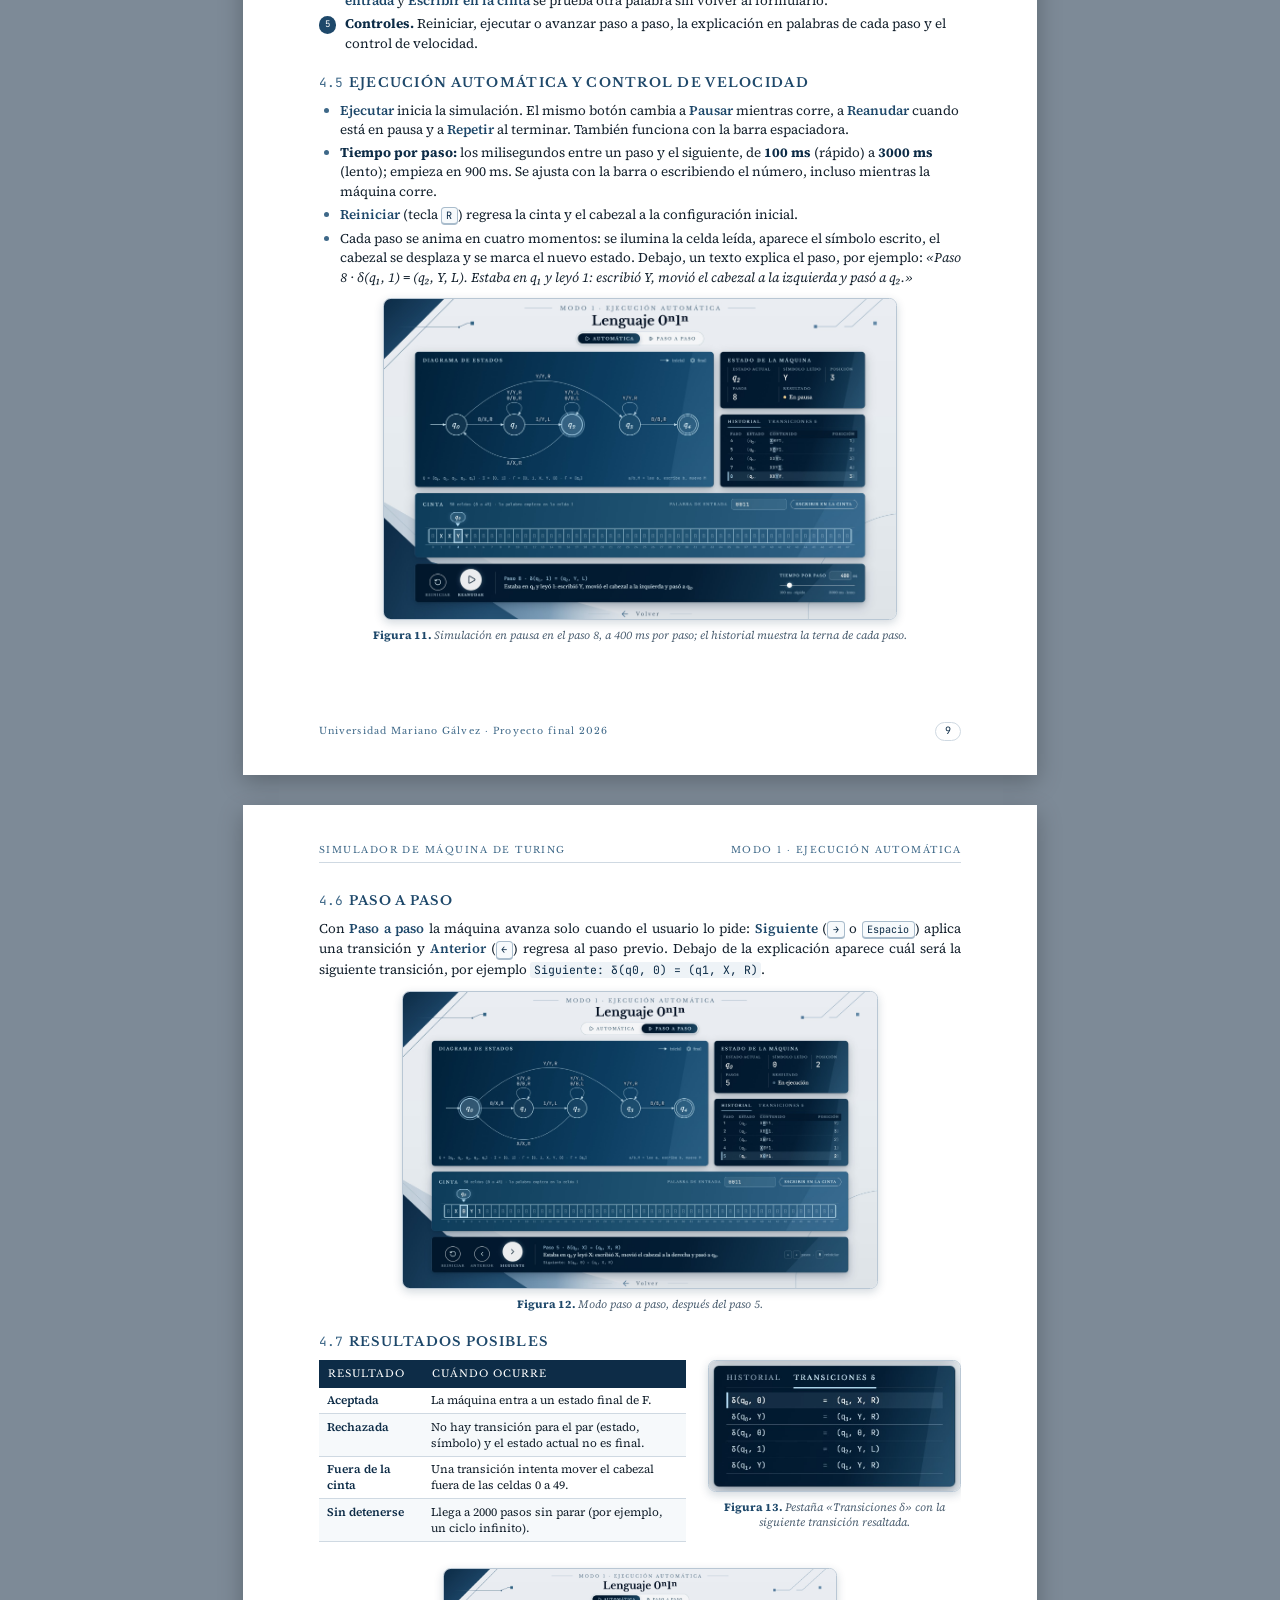
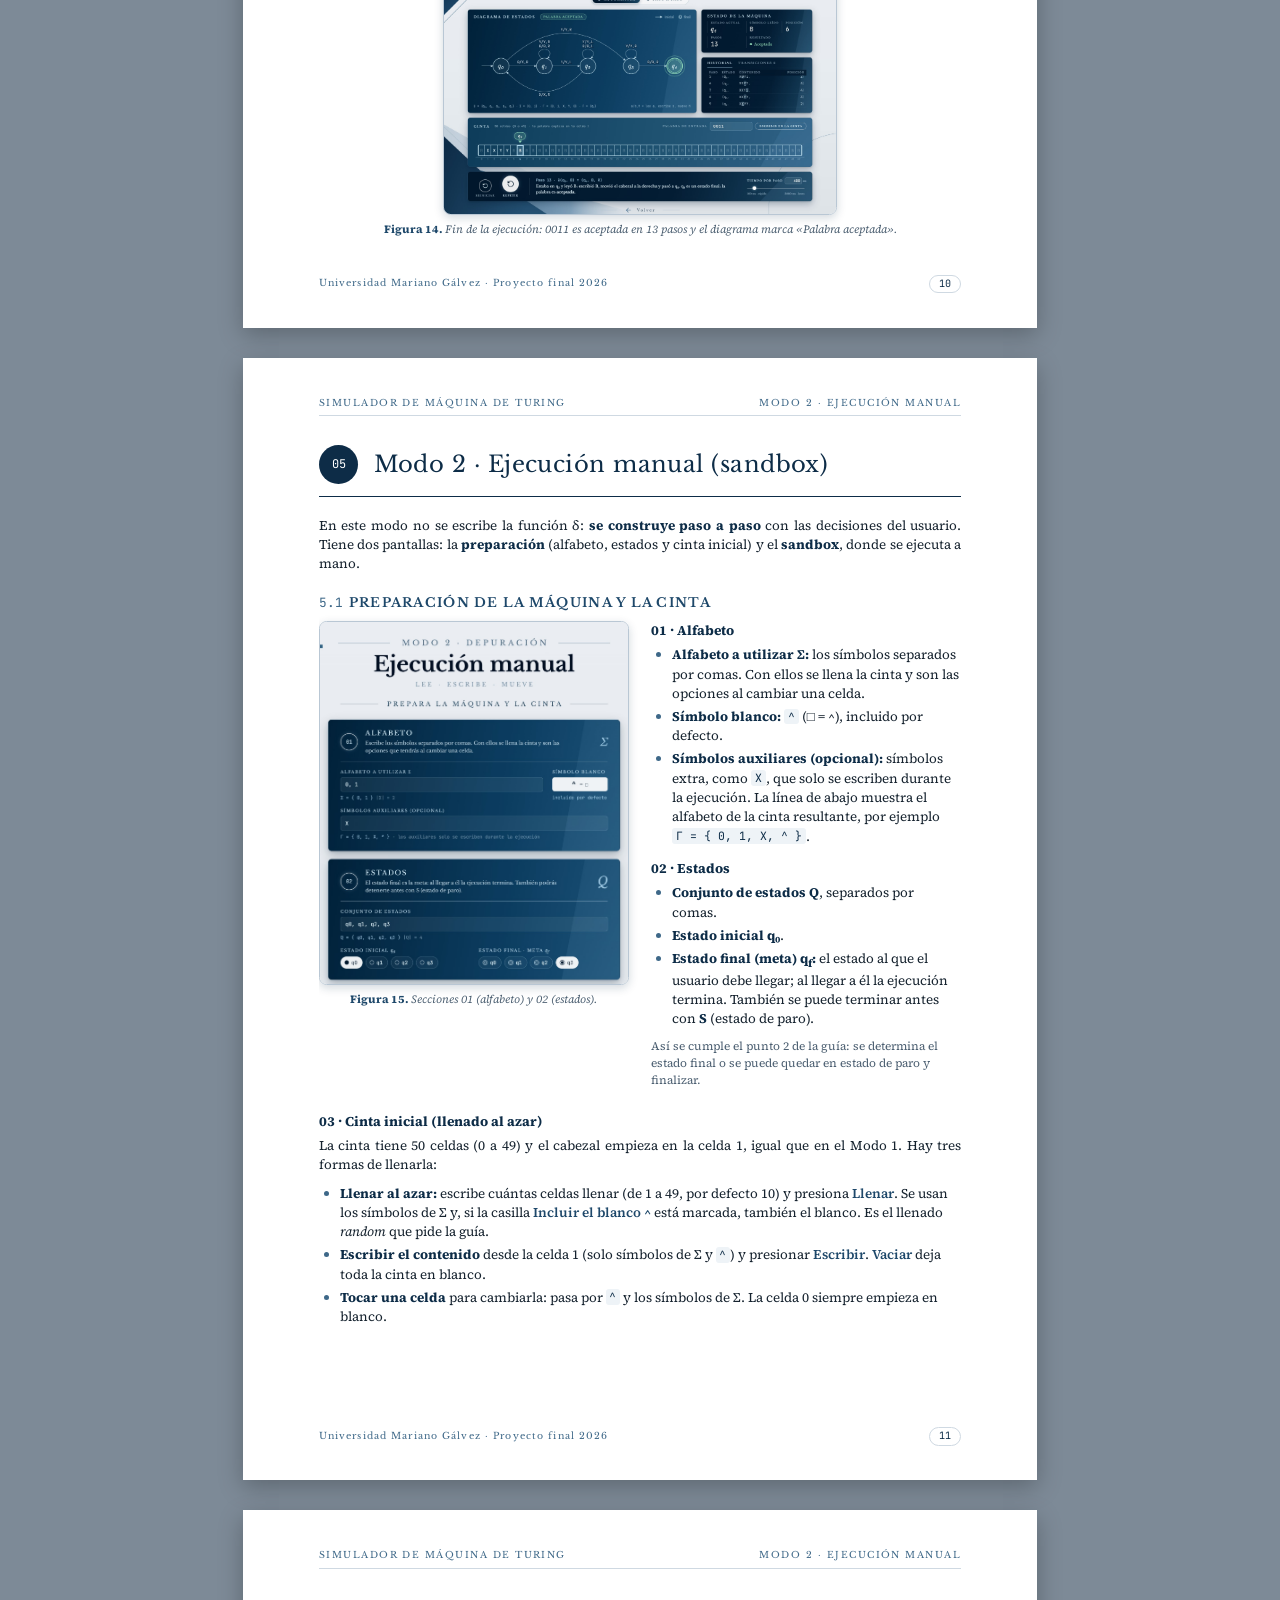
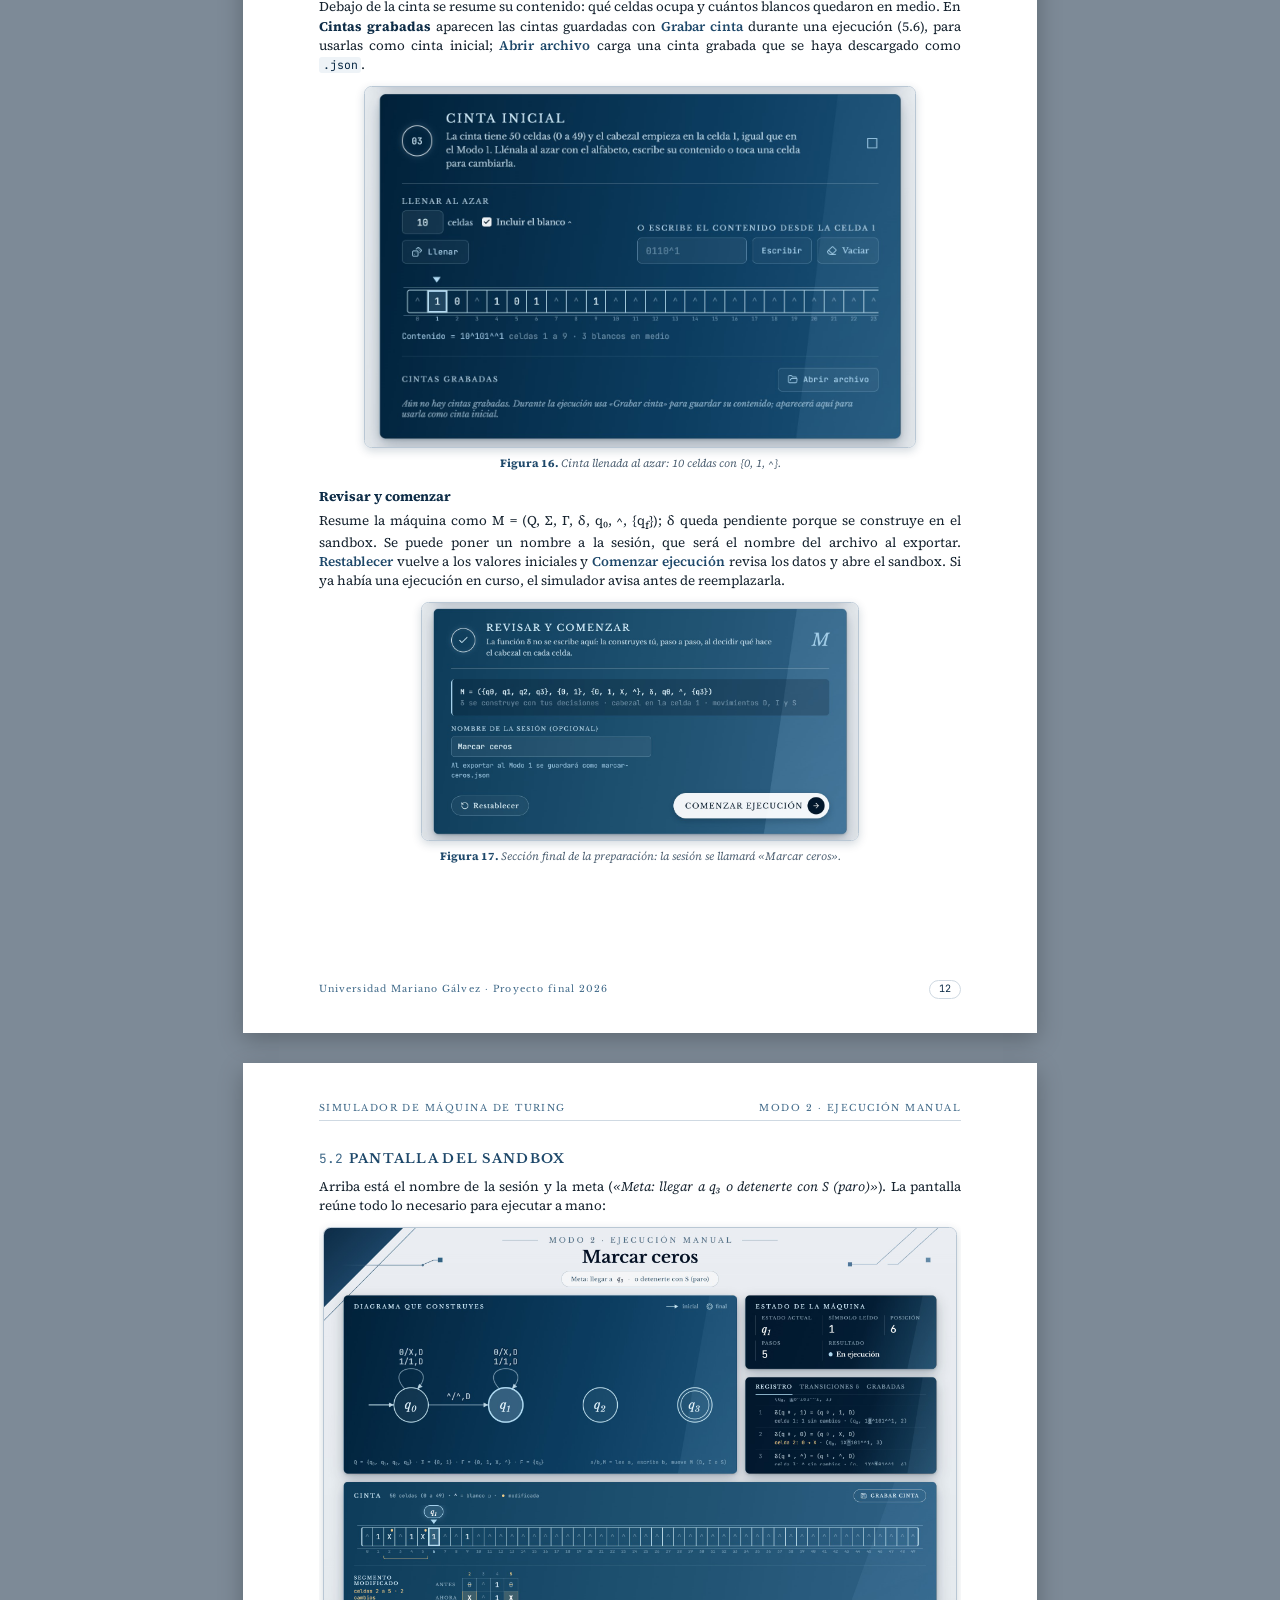
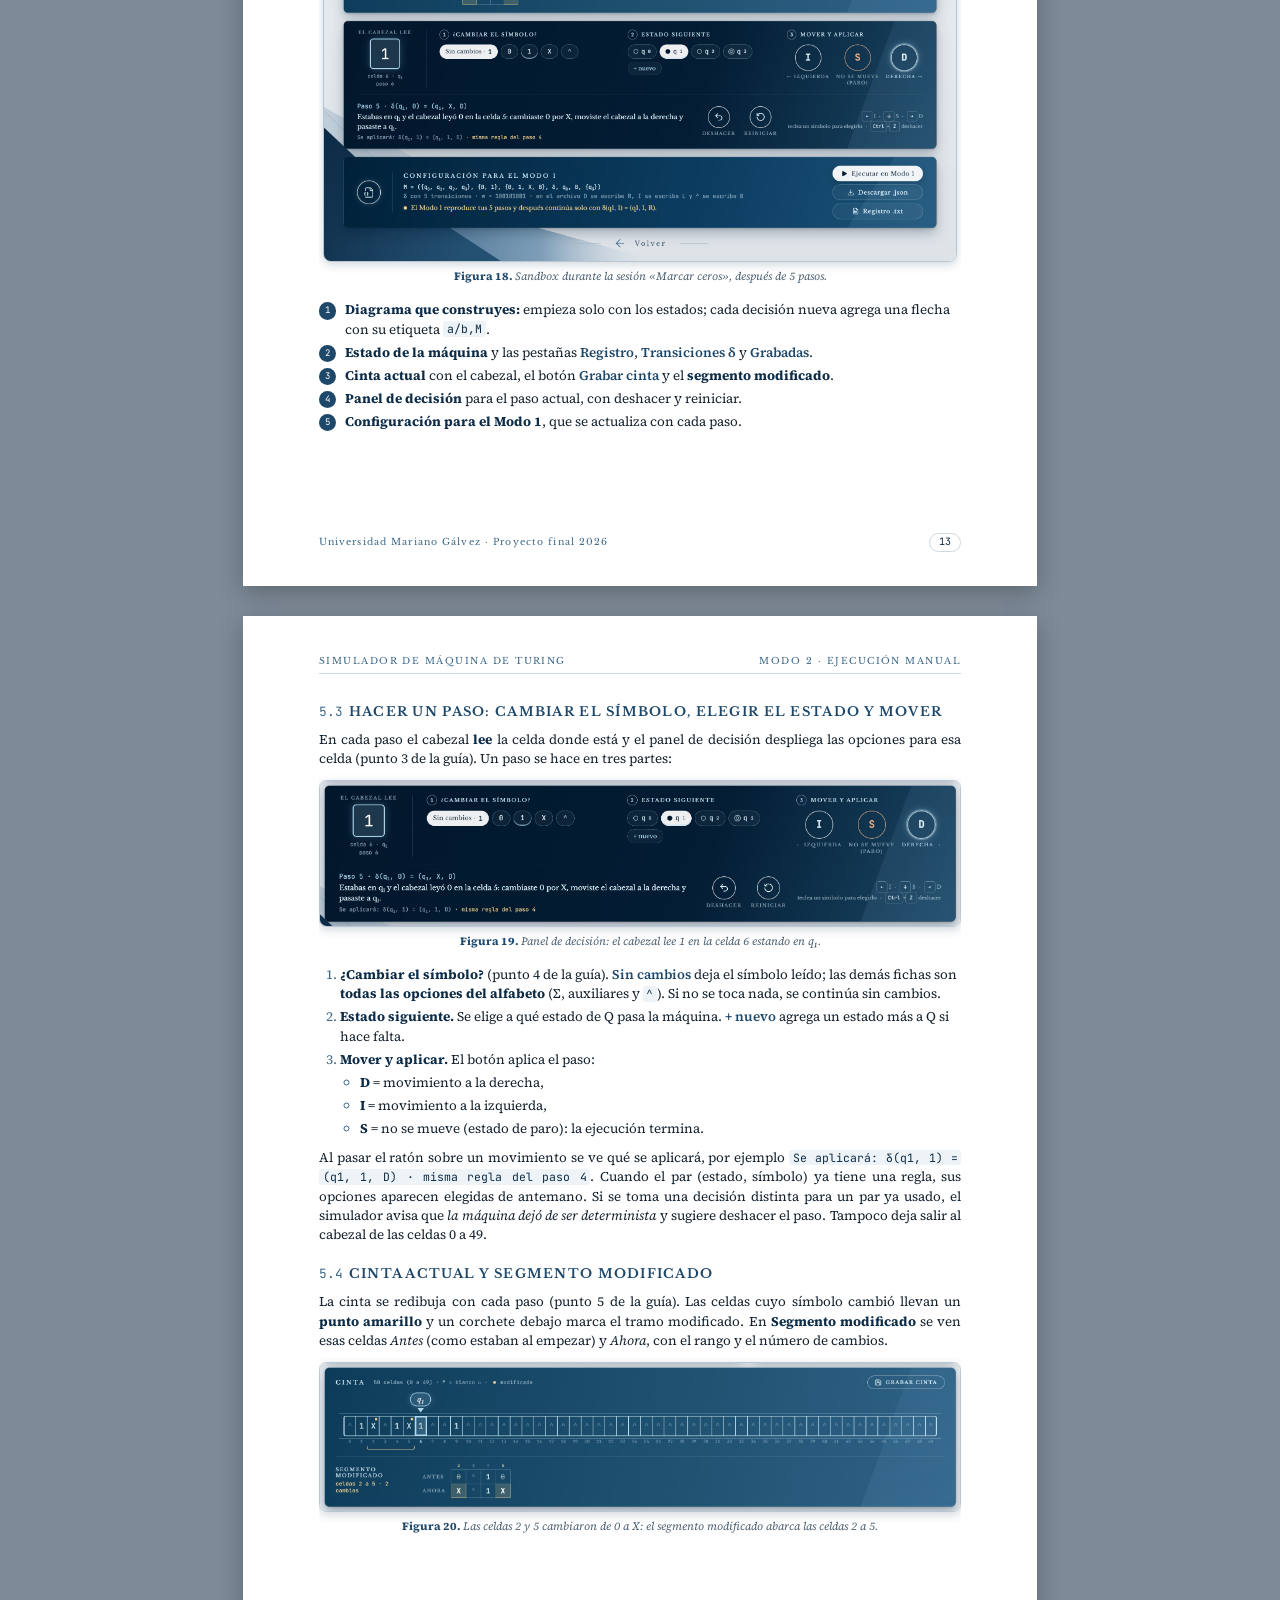
<file: docs/fuente-manual/manual.html>
<!doctype html>
<html lang="es">
<head>
<meta charset="utf-8">
<meta name="viewport" content="width=device-width, initial-scale=1">
<title>Manual de usuario · Simulador de Máquina de Turing</title>
<link rel="preconnect" href="https://fonts.googleapis.com">
<link rel="preconnect" href="https://fonts.gstatic.com" crossorigin>
<link href="https://fonts.googleapis.com/css2?family=Libre+Baskerville:ital,wght@0,400;0,700;1,400&family=Source+Serif+4:ital,opsz,wght@0,8..60,400;0,8..60,600;0,8..60,700;1,8..60,400&family=JetBrains+Mono:wght@400;600&display=swap" rel="stylesheet">
<!--
  Manual del proyecto final. Cada <section class="pagina"> es una hoja A4.
  Los datos del grupo (integrantes, catedrático, sección y enlace del drive)
  se escriben en DATOS, al final de este archivo.
  Para volver a generar el PDF: ábrelo en Google Chrome, espera a que carguen
  las fuentes → Imprimir → "Guardar como PDF", márgenes "Ninguno" y
  "Gráficos de fondo" activado. (En esta computadora Edge sin ventana no
  permite imprimir; el PDF se generó con Chrome.)
-->
<style>
  :root {
    --tinta: #16232f;
    --tenue: #4d6072;
    --marino: #0d2c47;
    --azul: #1e486a;
    --acero: #3e6888;
    --cielo: #9fc0dc;
    --claro: #eef3f7;
    --linea: #cfd9e2;
    --ambar: #c8902e;
    --verde: #2f8a5f;
    --serif: 'Libre Baskerville', Georgia, serif;
    --texto: 'Source Serif 4', Georgia, serif;
    --mono: 'JetBrains Mono', Consolas, monospace;
  }
  @page { size: A4; margin: 0; }
  * { box-sizing: border-box; }
  html, body { margin: 0; padding: 0; }
  body {
    background: #7d8a97;
    color: var(--tinta);
    font-family: var(--texto);
    font-size: 10pt;
    line-height: 1.45;
    -webkit-print-color-adjust: exact;
    print-color-adjust: exact;
    counter-reset: pagina figura;
  }
  @media print { body { background: none; } }

  /* ---------- Hoja ---------- */
  .pagina {
    position: relative;
    width: 210mm;
    height: 297mm;
    margin: 8mm auto;
    padding: 23mm 20mm 19mm;
    background: #fff;
    overflow: hidden;
    break-after: page;
    counter-increment: pagina;
    box-shadow: 0 2mm 6mm rgba(0, 0, 0, .25);
  }
  @media print { .pagina { margin: 0; box-shadow: none; } }
  .pagina:last-child { break-after: auto; }
  .cuerpo { height: 255mm; overflow: hidden; }

  .encabezado-pag {
    position: absolute; top: 10mm; left: 20mm; right: 20mm;
    display: flex; justify-content: space-between; align-items: baseline; gap: 8mm;
    padding-bottom: 1.6mm; border-bottom: .25mm solid var(--linea);
    font-family: var(--serif); font-size: 6.9pt; letter-spacing: .16em; text-transform: uppercase; color: var(--acero);
  }
  .pie-pag {
    position: absolute; bottom: 9mm; left: 20mm; right: 20mm;
    display: flex; justify-content: space-between; align-items: center;
    font-family: var(--serif); font-size: 7pt; letter-spacing: .12em; color: var(--acero);
  }
  .pie-pag::after {
    content: counter(pagina);
    font-family: var(--mono); font-size: 7.6pt; letter-spacing: 0; color: var(--marino);
    border: .25mm solid var(--linea); border-radius: 3mm; padding: .3mm 2.4mm;
  }

  /* ---------- Títulos ---------- */
  h2 {
    display: flex; align-items: center; gap: 4mm;
    margin: 0 0 5mm; padding-bottom: 3mm; border-bottom: .35mm solid var(--marino);
    font-family: var(--serif); font-weight: 400; font-size: 17pt; letter-spacing: .02em; color: var(--marino);
  }
  h2 .num {
    flex: none; display: grid; place-items: center; width: 10.5mm; height: 10.5mm; border-radius: 50%;
    background: var(--marino); color: #fff; font-family: var(--mono); font-size: 9pt; letter-spacing: 0;
  }
  h3 {
    margin: 5.5mm 0 2.2mm;
    font-family: var(--serif); font-weight: 700; font-size: 9.6pt; letter-spacing: .1em; text-transform: uppercase; color: var(--azul);
  }
  h3 .num { color: var(--acero); font-family: var(--mono); font-weight: 400; margin-right: 1.6mm; letter-spacing: 0; }
  h2 + h3 { margin-top: 0; }
  h4 { margin: 3.5mm 0 1.2mm; font-family: var(--texto); font-weight: 700; font-size: 10.2pt; color: var(--marino); }

  p { margin: 0 0 2.4mm; text-align: justify; hyphens: auto; }
  ul, ol { margin: 0 0 2.6mm; padding-left: 5.5mm; }
  li { margin-bottom: 1mm; }
  li::marker { color: var(--acero); }
  strong { font-weight: 700; color: var(--marino); }
  em { color: var(--tinta); }
  .ui { font-family: var(--texto); font-weight: 600; color: var(--azul); }
  code, .mono, pre { font-variant-ligatures: none; }
  code, .mono { font-family: var(--mono); font-size: .86em; color: var(--marino); background: var(--claro); padding: .1mm 1mm; border-radius: .8mm; -webkit-box-decoration-break: clone; box-decoration-break: clone; }
  .tal-cual { text-transform: none; letter-spacing: .02em; }
  .dos-col p, .fila-figuras p { text-align: left; }
  kbd {
    display: inline-block; min-width: 4.6mm; padding: 0 1.2mm; text-align: center;
    font-family: var(--mono); font-size: 7.6pt; line-height: 1.55; color: var(--marino);
    border: .25mm solid #a9bccc; border-bottom-width: .6mm; border-radius: 1mm; background: #f7fafc;
  }

  /* ---------- Figuras ---------- */
  figure { margin: 3mm 0 4mm; text-align: center; break-inside: avoid; }
  figure img {
    display: block; margin: 0 auto; max-width: 100%;
    border-radius: 2mm; border: .25mm solid #b9c7d4; box-shadow: 0 .8mm 2.5mm rgba(13, 44, 71, .18);
  }
  figcaption {
    counter-increment: figura;
    margin-top: 2mm; font-size: 8.4pt; font-style: italic; line-height: 1.4; color: var(--tenue);
  }
  figcaption::before { content: 'Figura ' counter(figura) '. '; font-style: normal; font-weight: 700; color: var(--azul); }
  .fila-figuras { display: flex; gap: 4mm; align-items: flex-start; }
  .fila-figuras figure { flex: 1; margin-top: 1mm; }

  /* ---------- Cajas ---------- */
  .nota, .importante {
    margin: 3mm 0; padding: 2.8mm 4mm; border-radius: 1.2mm; font-size: 9.4pt; break-inside: avoid;
    background: var(--claro); border-left: 1.2mm solid var(--azul);
  }
  .importante { background: #fbf5ea; border-left-color: var(--ambar); }
  .nota p:last-child, .importante p:last-child { margin-bottom: 0; }
  .etiqueta { font-family: var(--serif); font-size: 7.4pt; letter-spacing: .14em; text-transform: uppercase; font-weight: 700; color: var(--azul); margin-right: 1.5mm; }
  .importante .etiqueta { color: #9a6a17; }

  pre {
    margin: 2.5mm 0 3.5mm; padding: 3.2mm 4mm; border-radius: 1.6mm;
    background: var(--marino); color: #e3ecf4; font-family: var(--mono); font-size: 7.4pt; line-height: 1.5;
    white-space: pre; overflow: hidden; break-inside: avoid;
  }
  pre .c { color: #8fb1cc; }
  pre .k { color: #ffd58a; }

  /* ---------- Tablas ---------- */
  table { width: 100%; border-collapse: collapse; margin: 2.5mm 0 4mm; font-size: 9pt; break-inside: avoid; }
  th {
    background: var(--marino); color: #fff; text-align: left; vertical-align: bottom;
    font-family: var(--serif); font-weight: 400; font-size: 7.4pt; letter-spacing: .1em; text-transform: uppercase;
    padding: 1.8mm 2.4mm;
  }
  td { padding: 1.6mm 2.4mm; border-bottom: .25mm solid var(--linea); vertical-align: top; line-height: 1.4; }
  tr:nth-child(even) td { background: #f6f9fb; }
  td:first-child { font-weight: 600; color: var(--marino); }
  .tabla-compacta td { padding: 1.2mm 2.2mm; font-size: 8.7pt; }

  /* ---------- Índice ---------- */
  .indice { list-style: none; padding: 0; margin: 0 0 6mm; }
  .indice li { display: flex; align-items: baseline; gap: 2mm; margin: 0; padding: .45mm 0; line-height: 1.3; }
  .indice li.n1 { font-family: var(--serif); font-size: 9.6pt; color: var(--marino); margin-top: 1.8mm; }
  .indice li.n2 { padding-left: 9mm; font-size: 9pt; color: var(--tinta); }
  .indice .puntos { flex: 1; border-bottom: .3mm dotted #9aaab8; transform: translateY(-1mm); }
  .indice .pag { font-family: var(--mono); font-size: 8.4pt; color: var(--azul); min-width: 6mm; text-align: right; }
  .indice .n { font-family: var(--mono); font-size: 8.4pt; color: var(--acero); min-width: 7mm; }

  /* ---------- Campos para rellenar ---------- */
  .rellenar { display: inline-block; min-width: 60mm; border-bottom: .3mm solid var(--tinta); color: var(--marino); font-weight: 600; }
  .rellenar:empty::after { content: '\00a0'; }
  .rellenar:not(:empty) { border-bottom-color: transparent; }
  .grupo td .rellenar:not(:empty) { font-family: var(--texto); font-size: 10.4pt; }
  .grupo td:last-child .rellenar:not(:empty), .grupo-final td:last-child .rellenar:not(:empty) { font-family: var(--mono); font-size: 9pt; font-weight: 400; }

  /* ---------- Portada ---------- */
  .portada { padding: 0; }
  .portada .cabeza { display: flex; align-items: center; gap: 5mm; padding: 15mm 20mm 0; }
  .portada .sello { width: 23mm; height: 23mm; object-fit: contain; }
  .portada .universidad { font-family: var(--serif); font-size: 12pt; letter-spacing: .12em; text-transform: uppercase; color: var(--marino); line-height: 1.3; white-space: nowrap; }
  .portada .universidad small { display: block; font-size: 7.4pt; letter-spacing: .3em; color: var(--acero); margin-top: 1.2mm; }
  .portada .curso { margin-left: auto; max-width: 42mm; text-align: right; font-family: var(--serif); font-size: 8.8pt; color: var(--azul); line-height: 1.45; }
  .portada .curso b { display: block; font-size: 7.4pt; letter-spacing: .18em; text-transform: uppercase; color: var(--acero); font-weight: 400; }
  .portada .raya { height: .35mm; background: var(--marino); margin: 7mm 20mm 0; }

  .portada .titulo-bloque { text-align: center; padding: 30mm 20mm 0; }
  .portada .cabezal-portada { margin-top: 14mm; }
  .grupo .rellenar, .grupo-final .rellenar { display: block; min-width: 0 !important; width: 100%; }
  .portada .supra { font-family: var(--serif); font-size: 11pt; letter-spacing: .5em; color: var(--acero); text-transform: uppercase; }
  .portada h1 { margin: 2mm 0 2mm; font-family: var(--serif); font-weight: 700; font-size: 37pt; line-height: 1.1; color: #081a2b; }
  .portada .lema { font-family: var(--serif); font-size: 8.6pt; letter-spacing: .4em; color: var(--acero); text-transform: uppercase; }
  .portada .subtitulo { margin-top: 8mm; font-family: var(--serif); font-style: italic; font-size: 13pt; color: var(--azul); }
  .portada .proyecto { margin-top: 2mm; font-family: var(--mono); font-size: 9pt; letter-spacing: .14em; color: var(--marino); }

  .cinta-portada { display: flex; justify-content: center; margin: 12mm auto 0; position: relative; width: max-content; }
  .cinta-portada span {
    width: 13mm; height: 13mm; display: grid; place-items: center;
    border: .4mm solid var(--marino); margin-left: -.4mm; background: #fff;
    font-family: var(--serif); font-size: 14pt; color: var(--marino);
  }
  .cinta-portada span.b { color: #8aa3b8; }
  .cinta-portada span.cab { background: var(--marino); color: #fff; }
  .cinta-portada::before, .cinta-portada::after { content: ''; position: absolute; top: 50%; width: 16mm; border-top: .3mm dashed var(--acero); }
  .cinta-portada::before { right: 100%; margin-right: 2mm; }
  .cinta-portada::after { left: 100%; margin-left: 2mm; }
  .cabezal-portada { text-align: center; font-family: var(--serif); font-style: italic; color: var(--marino); font-size: 11pt; margin-top: 5mm; line-height: 1; }
  .cabezal-portada i { display: block; width: 0; height: 0; margin: 1mm auto 0; border-left: 2.2mm solid transparent; border-right: 2.2mm solid transparent; border-top: 3mm solid var(--marino); }

  .grupo { margin: 20mm 20mm 0; }
  .grupo table { margin: 0; }
  .grupo td { height: 9mm; vertical-align: middle; }
  .grupo td:first-child { width: 12mm; text-align: center; font-family: var(--mono); color: var(--acero); font-weight: 400; }
  .grupo td:last-child { width: 42mm; }
  .datos-portada { display: grid; grid-template-columns: 1fr 1fr; gap: 3mm 8mm; margin: 6mm 20mm 0; font-size: 9.6pt; }
  .datos-portada .rellenar { min-width: 0; flex: 1; }
  .datos-portada div { display: flex; gap: 2mm; align-items: baseline; }
  .drive {
    margin: 6mm 20mm 0; padding: 3.5mm 4.5mm; border: .4mm solid var(--marino); border-radius: 1.5mm;
    display: flex; gap: 3mm; align-items: baseline; font-size: 10pt;
  }
  .drive .etiqueta-drive { font-family: var(--serif); font-weight: 700; letter-spacing: .12em; color: var(--marino); white-space: nowrap; font-size: 9pt; }
  .drive .rellenar { flex: 1; min-width: 0; font-family: var(--mono); font-size: 8.4pt; font-weight: 400; word-break: break-all; }
  .portada .banda {
    position: absolute; left: 0; right: 0; bottom: 0; height: 24mm;
    background: linear-gradient(100deg, #0a243b 0%, #1e486a 62%, #3e6888 100%);
    color: #fff; display: flex; align-items: center; justify-content: space-between; padding: 0 20mm;
    font-family: var(--serif); font-size: 9pt; letter-spacing: .18em; text-transform: uppercase;
  }
  .portada .banda .bits { font-family: var(--mono); letter-spacing: .3em; color: var(--cielo); font-size: 8pt; }

  /* ---------- Varios ---------- */
  .dos-col { display: grid; grid-template-columns: 1fr 1fr; gap: 6mm; }
  .arbol { font-size: 7.3pt; }
  .leyenda-num { counter-reset: ley; list-style: none; padding-left: 0; }
  .leyenda-num li { counter-increment: ley; position: relative; padding-left: 7mm; }
  .leyenda-num li::before {
    content: counter(ley); position: absolute; left: 0; top: .5mm; width: 4.6mm; height: 4.6mm; border-radius: 50%;
    background: var(--azul); color: #fff; font-family: var(--mono); font-size: 6.8pt; display: grid; place-items: center;
  }
  .ok { color: var(--verde); font-weight: 700; }
  .chico { font-size: 8.8pt; color: var(--tenue); }
</style>
</head>
<body>

<!-- =====================================================================
     PORTADA
     ===================================================================== -->
<section class="pagina portada">
  <div class="cabeza">
    <img class="sello" src="img/sello-umg.png" alt="Sello de la Universidad Mariano Gálvez">
    <div class="universidad">Universidad Mariano Gálvez<small>de Guatemala</small></div>
    <div class="curso"><b>Curso</b>Autómatas y lenguajes formales</div>
  </div>
  <div class="raya"></div>

  <div class="titulo-bloque">
    <div class="supra">Simulador</div>
    <h1>Máquina de Turing</h1>
    <div class="lema">Simula · Explora · Aprende</div>
    <div class="subtitulo">Manual de usuario y descripción del proyecto</div>
    <div class="proyecto">PROYECTO FINAL 2026</div>
  </div>

  <div class="cabezal-portada">q<sub>0</sub><i></i></div>
  <div class="cinta-portada" style="margin-top: 1.5mm">
    <span class="b">B</span><span class="cab">0</span><span>0</span><span>1</span><span>1</span><span class="b">B</span><span class="b">B</span>
  </div>

  <div class="grupo">
    <table>
      <thead><tr><th>No.</th><th>Nombre completo del integrante</th><th>Carné</th></tr></thead>
      <tbody>
        <tr><td>1</td><td><span class="rellenar" data-campo="nombre1"></span></td><td><span class="rellenar" style="min-width: 32mm" data-campo="carne1"></span></td></tr>
        <tr><td>2</td><td><span class="rellenar" data-campo="nombre2"></span></td><td><span class="rellenar" style="min-width: 32mm" data-campo="carne2"></span></td></tr>
        <tr><td>3</td><td><span class="rellenar" data-campo="nombre3"></span></td><td><span class="rellenar" style="min-width: 32mm" data-campo="carne3"></span></td></tr>
        <tr><td>4</td><td><span class="rellenar" data-campo="nombre4"></span></td><td><span class="rellenar" style="min-width: 32mm" data-campo="carne4"></span></td></tr>
      </tbody>
    </table>
  </div>

  <div class="datos-portada">
    <div>Catedrático: <span class="rellenar" data-campo="catedratico"></span></div>
    <div>Sección: <span class="rellenar" data-campo="seccion"></span></div>
  </div>

  <div class="drive">
    <span class="etiqueta-drive">ENLACE DEL DRIVE:</span>
    <span class="rellenar" data-campo="drive"></span>
  </div>

  <div class="banda">
    <span>Guatemala, noviembre de 2026</span>
    <span class="bits">0100110 · 1100101</span>
  </div>
</section>

<!-- =====================================================================
     ÍNDICE
     ===================================================================== -->
<section class="pagina">
  <div class="encabezado-pag"><span>Simulador de Máquina de Turing</span><span>Manual de usuario</span></div>
  <div class="cuerpo">
    <h2>Contenido</h2>
    <ol class="indice" id="indice"></ol>

    <div class="nota">
      <p><span class="etiqueta">Entrega</span>Este documento es el manual de usuario y la descripción de lo realizado para el proyecto final. El código fuente completo se guarda en el drive compartido del grupo; el enlace está en la portada y en la sección 7.</p>
    </div>
  </div>
  <div class="pie-pag"><span>Universidad Mariano Gálvez · Proyecto final 2026</span></div>
</section>

<!-- =====================================================================
     1. INTRODUCCIÓN  ·  2. CÓMO EJECUTAR
     ===================================================================== -->
<section class="pagina">
  <div class="encabezado-pag"><span>Simulador de Máquina de Turing</span><span>Manual de usuario</span></div>
  <div class="cuerpo">
    <h2 data-toc="1"><span class="num">01</span>Introducción</h2>

    <p>El <strong>Simulador de Máquina de Turing</strong> es una aplicación web que permite definir una máquina de Turing determinista <span class="mono">M = (Q, Σ, Γ, δ, q₀, B, F)</span> y observar cómo procesa una palabra sobre una cinta de 50 celdas. Cumple con las dos formas de operación que pide la guía del proyecto:</p>
    <ul>
      <li><strong>Modo 1 · Ejecución automática (simulación gráfica).</strong> Se crea una configuración nueva o se carga una guardada, y la máquina ejecuta sus transiciones sola: se ve la cinta, el cabezal, el diagrama de estados y el historial de la terna instantánea (estado, contenido, posición), con control de velocidad en milisegundos.</li>
      <li><strong>Modo 2 · Ejecución manual o modo depuración (sandbox).</strong> El usuario hace el papel de la función δ: en cada paso decide si cambia el símbolo de la celda, a qué estado pasa y si mueve el cabezal a la derecha (D), a la izquierda (I) o no lo mueve (S). Todo queda registrado y se convierte en una configuración que se puede ejecutar en el Modo 1.</li>
    </ul>

    <h3 data-toc="2"><span class="num">1.1</span>Qué se necesita</h3>
    <table class="tabla-compacta">
      <thead><tr><th style="width: 34%">Requisito</th><th>Detalle</th></tr></thead>
      <tbody>
        <tr><td>Sistema operativo</td><td>Windows 10 u 11. El servidor local usa PowerShell, que ya viene con Windows: no hay que instalar nada.</td></tr>
        <tr><td>Navegador</td><td>Microsoft Edge, Google Chrome o Firefox en una versión reciente.</td></tr>
        <tr><td>Internet</td><td>Opcional. Solo se usa para descargar las fuentes tipográficas; sin conexión el simulador funciona igual con fuentes del sistema.</td></tr>
        <tr><td>Código fuente</td><td>La carpeta del proyecto, descargada del drive compartido (sección 7).</td></tr>
      </tbody>
    </table>

    <h2 data-toc="1" style="margin-top: 6mm"><span class="num">02</span>Cómo ejecutar el simulador</h2>

    <h3 data-toc="2"><span class="num">2.1</span>Forma recomendada: INICIAR.bat</h3>
    <ol>
      <li>Abre la carpeta del proyecto <span class="mono">PROYECTO AUTÓMATAS</span>.</li>
      <li>Haz doble clic en <strong>INICIAR.bat</strong>. Se abre una ventana negra (el servidor local) y, enseguida, el navegador en el menú principal: <span class="mono">http://localhost:5577</span>.</li>
      <li>Deja la ventana negra abierta mientras usas el simulador. Para terminar, ciérrala o presiona <kbd>Ctrl</kbd> + <kbd>C</kbd> dentro de ella.</li>
    </ol>
    <pre>  ==================================================
   Simulador · Máquina de Turing
  ==================================================

   Abierto en:  <span class="k">http://localhost:5577/</span>
   Carpeta:     D:\Downloads\PROYECTO AUTÓMATAS\

   Deja esta ventana abierta mientras usas el simulador.
   Para detenerlo, cierra la ventana o presiona Ctrl+C.</pre>
    <p class="chico">Ventana del servidor (<span class="mono">herramientas/servidor.ps1</span>). Si el 5577 está ocupado, prueba solo el 5578, 5579, … y muestra la dirección abierta.</p>
  </div>
  <div class="pie-pag"><span>Universidad Mariano Gálvez · Proyecto final 2026</span></div>
</section>

<!-- ===================================================================== -->
<section class="pagina">
  <div class="encabezado-pag"><span>Simulador de Máquina de Turing</span><span>Manual de usuario</span></div>
  <div class="cuerpo">
    <h3 data-toc="2"><span class="num">2.2</span>Alternativa: VS Code con Live Server</h3>
    <ol>
      <li>Abre la carpeta del proyecto en Visual Studio Code (<span class="ui">Archivo → Abrir carpeta</span>).</li>
      <li>Haz clic derecho sobre <span class="mono">index.html</span> y elige <span class="ui">Open with Live Server</span>.</li>
      <li>El navegador se abre en <span class="mono">http://127.0.0.1:5510</span>. El puerto ya está configurado en <span class="mono">.vscode/settings.json</span>.</li>
    </ol>

    <h3 data-toc="2"><span class="num">2.3</span>Por qué no se usa el puerto 5500</h3>
    <p>Live Server usa el puerto <strong>5500</strong> por defecto. En la computadora donde se desarrolló el proyecto ese puerto ya lo ocupa el servicio <strong>tnslsnr</strong> de Oracle Database (el <em>listener</em>, que abre <span class="mono">127.0.0.1:5500</span> para la consola web de Oracle), así que Live Server no podía abrir su servidor y la página no cargaba. Por eso INICIAR.bat usa el <strong>5577</strong> (y prueba los siguientes si está ocupado) y Live Server quedó configurado en el <strong>5510</strong>.</p>

    <div class="importante">
      <p><span class="etiqueta">Importante</span>No abras los archivos <span class="mono">.html</span> con doble clic (dirección <span class="mono">file://</span>). Las pantallas comparten los datos de la máquina mediante el almacenamiento del navegador (<span class="mono">sessionStorage</span> y <span class="mono">localStorage</span>), y algunos navegadores lo bloquean en archivos sueltos. Usa siempre INICIAR.bat o Live Server.</p>
    </div>

    <h2 data-toc="1" style="margin-top: 7mm"><span class="num">03</span>Menú principal</h2>
    <p>Es la primera pantalla. Muestra la definición del proyecto y las dos tarjetas para elegir el modo de ejecución. La cinta de la tarjeta superior es decorativa: el cabezal la recorre de un lado a otro.</p>
    <figure>
      <img src="img/01-menu.jpg" style="width: 118mm" alt="Menú principal">
      <figcaption>Menú principal del simulador.</figcaption>
    </figure>
    <ul>
      <li><span class="ui">Ejecución automática</span> abre el <strong>Modo 1</strong> (sección 4).</li>
      <li><span class="ui">Ejecución manual</span> abre el <strong>Modo 2</strong> (sección 5).</li>
      <li><span class="ui">Salir</span> pide confirmación y cierra la pestaña. Si el navegador no permite cerrarla (solo se pueden cerrar por código las pestañas abiertas por un script), aparece el aviso <em>«Ya puedes cerrar esta pestaña»</em>.</li>
    </ul>
  </div>
  <div class="pie-pag"><span>Universidad Mariano Gálvez · Proyecto final 2026</span></div>
</section>

<!-- =====================================================================
     4. MODO 1
     ===================================================================== -->
<section class="pagina">
  <div class="encabezado-pag"><span>Simulador de Máquina de Turing</span><span>Modo 1 · Ejecución automática</span></div>
  <div class="cuerpo">
    <h2 data-toc="1"><span class="num">04</span>Modo 1 · Ejecución automática</h2>
    <h3 data-toc="2"><span class="num">4.1</span>Pantalla de inicio del Modo 1</h3>
    <p>Al entrar, el simulador pregunta cómo se desea iniciar. Las opciones están agrupadas igual que en la guía:</p>
    <ul>
      <li><strong>Opción 1 · Configuración.</strong> <span class="ui">Nueva configuración</span> abre el formulario vacío para definir la máquina (4.2). <span class="ui">Cargar configuración</span> permite buscar y seleccionar una máquina guardada antes, en un archivo <span class="mono">.json</span> (4.3).</li>
      <li><strong>Opción 2 · Ejecución.</strong> <span class="ui">Ejecutar</span> abre la simulación gráfica (4.4). Mientras no haya una configuración cargada la tarjeta aparece gris, con un candado; si se presiona, el simulador avisa: <em>«Primero debes configurar la máquina: crea una nueva configuración o carga una guardada.»</em> Así se cumple la nota de la guía: <strong>no se puede ejecutar sin haber configurado antes</strong>.</li>
    </ul>
    <figure>
      <img src="img/02-modo1-inicio.jpg" style="width: 122mm" alt="Inicio del Modo 1 sin configuración">
      <figcaption>Inicio del Modo 1 sin configuración: la Opción 2 está bloqueada.</figcaption>
    </figure>
    <figure>
      <img src="img/04-modo1-cargada.jpg" style="width: 122mm" alt="Inicio del Modo 1 con una configuración cargada">
      <figcaption>Después de cargar una configuración, «Ejecutar» se activa y muestra un resumen: estados, transiciones y palabra w.</figcaption>
    </figure>
  </div>
  <div class="pie-pag"><span>Universidad Mariano Gálvez · Proyecto final 2026</span></div>
</section>

<!-- ===================================================================== -->
<section class="pagina">
  <div class="encabezado-pag"><span>Simulador de Máquina de Turing</span><span>Modo 1 · Ejecución automática</span></div>
  <div class="cuerpo">
    <h3 data-toc="2"><span class="num">4.2</span>Nueva configuración: <span class="tal-cual">M = (Q, Σ, Γ, δ, q₀, B, F)</span></h3>
    <p>El formulario pide, en cinco secciones numeradas, todos los componentes formales de la máquina. Cada sección muestra debajo del campo cómo quedó el conjunto (por ejemplo <span class="mono">Q = { q0, q1, q2 } |Q| = 3</span>) y marca en rojo lo inválido o repetido. Con <span class="ui">Usar ejemplo</span> se llena con la máquina que reconoce el lenguaje 0ⁿ1ⁿ, útil para probar.</p>
    <div class="dos-col">
      <figure style="margin-top: 0">
        <img src="img/03a-form-q-sigma.jpg" alt="Secciones 01 y 02 del formulario">
        <figcaption>Secciones 01 (estados) y 02 (alfabetos).</figcaption>
      </figure>
      <div>
        <h4>01 · Estados (Q)</h4>
        <p>Escribe los estados separados por comas, por ejemplo <span class="mono">q0, q1, q2, q3, q4</span>. Los nombres solo pueden tener letras, números o guion bajo, y no se pueden repetir.</p>
        <h4>02 · Alfabetos (Σ y Γ)</h4>
        <p><strong>Σ</strong> es el alfabeto de entrada y <strong>Γ</strong> el alfabeto de la cinta. Cada símbolo es un solo carácter y se separa con comas.</p>
        <ul>
          <li>El <strong>símbolo blanco</strong> siempre es <span class="mono">B</span>: no se edita; el botón con la <span class="mono">B</span> confirma que está en Γ.</li>
          <li>Γ debe contener a Σ y a <span class="mono">B</span>. El botón <span class="ui">+ Σ y B</span> los agrega solos; después se suman los símbolos auxiliares, como <span class="mono">X</span> o <span class="mono">Y</span>.</li>
        </ul>
      </div>
    </div>
    <div class="dos-col" style="margin-top: 2mm">
      <div>
        <h4>03 · Estado inicial y finales</h4>
        <p>Con los estados escritos aparecen como botones. Se elige <strong>un</strong> estado inicial q₀ y <strong>uno o varios</strong> estados finales F (donde la máquina acepta la palabra).</p>
        <h4>04 · Función de transición (δ)</h4>
        <p>Cada fila es <strong>δ(q<sub>i</sub>, X) = (q<sub>j</sub>, Y, D)</strong>: en el estado q<sub>i</sub>, si lee X, pasa a q<sub>j</sub>, escribe Y y se mueve D. Las opciones salen de Q y de Γ, y el movimiento es <span class="mono">R</span> (derecha), <span class="mono">L</span> (izquierda) o <span class="mono">S</span> (quedarse).</p>
        <ul>
          <li><span class="ui">Agregar transición</span> añade una fila; el ícono de basurero la elimina.</li>
          <li>El conteo de la derecha indica cuántas transiciones hay.</li>
          <li>Si se repite un par (q<sub>i</sub>, X) el formulario lo marca: la máquina debe ser determinista.</li>
        </ul>
      </div>
      <figure style="margin-top: 0">
        <img src="img/03b-form-q0-delta.jpg" alt="Secciones 03 y 04 del formulario, vista de lista">
        <figcaption>Secciones 03 y 04: δ en vista de lista.</figcaption>
      </figure>
    </div>
  </div>
  <div class="pie-pag"><span>Universidad Mariano Gálvez · Proyecto final 2026</span></div>
</section>

<!-- ===================================================================== -->
<section class="pagina">
  <div class="encabezado-pag"><span>Simulador de Máquina de Turing</span><span>Modo 1 · Ejecución automática</span></div>
  <div class="cuerpo">
    <h4 style="margin-top: 0">Vista de tabla (matriz de transiciones)</h4>
    <p>El botón <span class="ui">Tabla</span> muestra δ como una matriz: filas = estados, columnas = símbolos de Γ. La flecha <span class="mono">→</span> marca el estado inicial, el asterisco <span class="mono">*</span> los finales y la raya <span class="mono">—</span> las combinaciones sin transición (ahí la máquina se detiene). Haciendo clic en una celda se edita esa transición. Las dos vistas muestran los mismos datos.</p>
    <figure>
      <img src="img/03d-form-tabla.jpg" style="width: 126mm" alt="Vista de tabla de la función de transición">
      <figcaption>La misma función δ en vista de tabla.</figcaption>
    </figure>

    <h4>05 · Palabra de entrada</h4>
    <p>Es la cadena que se coloca en la cinta de 50 celdas <strong>a partir de la celda 1</strong> (la celda 0 queda en blanco), con un máximo de 49 símbolos. Vacía equivale a la palabra vacía ε; una <span class="mono">B</span> deja una celda en blanco. A la derecha se ve cómo iniciará la cinta y dónde queda el cabezal.</p>
    <figure>
      <img src="img/03c-form-palabra.jpg" style="width: 128mm" alt="Sección 05, palabra de entrada">
      <figcaption>Sección 05: la palabra 0011 y la vista previa de la cinta.</figcaption>
    </figure>

    <h4>Revisar y guardar</h4>
    <p>La última sección resume la máquina en notación formal. Se le puede dar un nombre (opcional), que también define el nombre del archivo. Al presionar <span class="ui">Guardar configuración</span>:</p>
    <ul>
      <li>Si todo es válido, la configuración <strong>se guarda</strong>: se descarga un archivo <span class="mono">.json</span> (a la carpeta de Descargas del navegador) y queda lista en la pestaña. Aparecen los botones <span class="ui">Iniciar simulación</span> y <span class="ui">Descargar otra vez</span>. Así se cumple que una configuración nueva quede guardada para usarla después.</li>
      <li>Si hay errores, se listan con el número de la sección donde están (figura 9) y no se guarda nada.</li>
    </ul>
    <p><span class="ui">Limpiar</span> vacía el formulario y <span class="ui">Volver</span> regresa al inicio del Modo 1.</p>
  </div>
  <div class="pie-pag"><span>Universidad Mariano Gálvez · Proyecto final 2026</span></div>
</section>

<!-- ===================================================================== -->
<section class="pagina">
  <div class="encabezado-pag"><span>Simulador de Máquina de Turing</span><span>Modo 1 · Ejecución automática</span></div>
  <div class="cuerpo">
    <div class="fila-figuras">
      <figure>
        <img src="img/03e-form-guardado.jpg" alt="Configuración válida y guardada">
        <figcaption>Configuración válida: se descargó <span class="mono">lenguaje-0n1n.json</span>.</figcaption>
      </figure>
      <figure>
        <img src="img/03f-form-errores.jpg" alt="Errores al intentar guardar">
        <figcaption>Datos por corregir, con el número de sección de cada uno.</figcaption>
      </figure>
    </div>

    <h3 data-toc="2"><span class="num">4.3</span>Cargar una configuración guardada</h3>
    <ol>
      <li>En el inicio del Modo 1 presiona <span class="ui">Cargar configuración</span>. Se abre el explorador de archivos para buscar la máquina; también se puede <strong>arrastrar</strong> el archivo y soltarlo sobre la tarjeta.</li>
      <li>Elige un archivo <span class="mono">.json</span>: uno guardado desde el formulario, uno exportado desde el Modo 2 o el ejemplo <span class="mono">ejemplos/ejemplo-0n1n.json</span>.</li>
      <li>El archivo se revisa con las mismas reglas del formulario. Si es válido aparece el aviso <em>«… cargada. Ya puedes ejecutarla.»</em> y la Opción 2 se activa (figura 3). Si tiene un error, el aviso explica cuál es.</li>
    </ol>

    <h3 data-toc="2"><span class="num">4.4</span>Pantalla de simulación</h3>
    <p>Al presionar <span class="ui">Ejecutar</span> (o <span class="ui">Iniciar simulación</span> desde el formulario) se abre la simulación gráfica. Arriba aparece el nombre de la máquina y el selector <span class="ui">Automática</span> / <span class="ui">Paso a paso</span>.</p>
    <figure>
      <img src="img/05a-sim-lista.jpg" style="width: 138mm" alt="Pantalla de simulación lista para iniciar">
      <figcaption>Simulación lista para iniciar con la máquina 0ⁿ1ⁿ y la palabra 0011.</figcaption>
    </figure>
  </div>
  <div class="pie-pag"><span>Universidad Mariano Gálvez · Proyecto final 2026</span></div>
</section>

<!-- ===================================================================== -->
<section class="pagina">
  <div class="encabezado-pag"><span>Simulador de Máquina de Turing</span><span>Modo 1 · Ejecución automática</span></div>
  <div class="cuerpo">
    <p>La pantalla se divide en cinco paneles:</p>
    <ol class="leyenda-num">
      <li><strong>Diagrama de estados.</strong> Se dibuja solo a partir de δ. La flecha de entrada marca q₀, el doble círculo los estados finales y cada arista lleva la etiqueta <span class="mono">a/b,M</span> (lee <em>a</em>, escribe <em>b</em>, mueve <em>M</em>). El estado actual se ilumina y, al aplicar un paso, una ficha recorre la flecha usada. Abajo está la definición formal: Q, Σ, Γ y F.</li>
      <li><strong>Estado de la máquina.</strong> Estado actual, símbolo leído, posición del cabezal, número de pasos y resultado (<em>Lista para iniciar, En ejecución, En pausa, Aceptada…</em>).</li>
      <li><strong>Historial de configuración.</strong> Cumple el punto 4 de la guía: en tiempo real agrega una fila por paso con la <strong>terna instantánea (Estado actual, Contenido, Posición)</strong>; en el contenido se resalta la celda del cabezal. La pestaña <span class="ui">Transiciones δ</span> lista la función y resalta la que se aplicará.</li>
      <li><strong>Cinta.</strong> Las 50 celdas (0 a 49) con su número. La palabra empieza en la celda 1. El <strong>cabezal</strong> es la celda con borde iluminado, con una etiqueta encima que dice el estado actual. Con el campo <span class="ui">Palabra de entrada</span> y <span class="ui">Escribir en la cinta</span> se prueba otra palabra sin volver al formulario.</li>
      <li><strong>Controles.</strong> Reiniciar, ejecutar o avanzar paso a paso, la explicación en palabras de cada paso y el control de velocidad.</li>
    </ol>

    <h3 data-toc="2"><span class="num">4.5</span>Ejecución automática y control de velocidad</h3>
    <ul>
      <li><span class="ui">Ejecutar</span> inicia la simulación. El mismo botón cambia a <span class="ui">Pausar</span> mientras corre, a <span class="ui">Reanudar</span> cuando está en pausa y a <span class="ui">Repetir</span> al terminar. También funciona con la barra espaciadora.</li>
      <li><strong>Tiempo por paso:</strong> los milisegundos entre un paso y el siguiente, de <strong>100 ms</strong> (rápido) a <strong>3000 ms</strong> (lento); empieza en 900 ms. Se ajusta con la barra o escribiendo el número, incluso mientras la máquina corre.</li>
      <li><span class="ui">Reiniciar</span> (tecla <kbd>R</kbd>) regresa la cinta y el cabezal a la configuración inicial.</li>
      <li>Cada paso se anima en cuatro momentos: se ilumina la celda leída, aparece el símbolo escrito, el cabezal se desplaza y se marca el nuevo estado. Debajo, un texto explica el paso, por ejemplo: <em>«Paso 8 · δ(q₁, 1) = (q₂, Y, L). Estaba en q₁ y leyó 1: escribió Y, movió el cabezal a la izquierda y pasó a q₂.»</em></li>
    </ul>
    <figure>
      <img src="img/05b-sim-pausa.jpg" style="width: 136mm" alt="Simulación en pausa">
      <figcaption>Simulación en pausa en el paso 8, a 400 ms por paso; el historial muestra la terna de cada paso.</figcaption>
    </figure>
  </div>
  <div class="pie-pag"><span>Universidad Mariano Gálvez · Proyecto final 2026</span></div>
</section>

<!-- ===================================================================== -->
<section class="pagina">
  <div class="encabezado-pag"><span>Simulador de Máquina de Turing</span><span>Modo 1 · Ejecución automática</span></div>
  <div class="cuerpo">
    <h3 data-toc="2" style="margin-top: 0"><span class="num">4.6</span>Paso a paso</h3>
    <p>Con <span class="ui">Paso a paso</span> la máquina avanza solo cuando el usuario lo pide: <span class="ui">Siguiente</span> (<kbd>→</kbd> o <kbd>Espacio</kbd>) aplica una transición y <span class="ui">Anterior</span> (<kbd>←</kbd>) regresa al paso previo. Debajo de la explicación aparece cuál será la siguiente transición, por ejemplo <span class="mono">Siguiente: δ(q0, 0) = (q1, X, R)</span>.</p>
    <figure>
      <img src="img/06-sim-pasos.jpg" style="width: 126mm" alt="Simulación paso a paso">
      <figcaption>Modo paso a paso, después del paso 5.</figcaption>
    </figure>

    <h3 data-toc="2"><span class="num">4.7</span>Resultados posibles</h3>
    <div class="dos-col" style="grid-template-columns: 1.45fr 1fr; align-items: start">
      <table class="tabla-compacta" style="margin-top: 0">
        <thead><tr><th>Resultado</th><th>Cuándo ocurre</th></tr></thead>
        <tbody>
          <tr><td>Aceptada</td><td>La máquina entra a un estado final de F.</td></tr>
          <tr><td>Rechazada</td><td>No hay transición para el par (estado, símbolo) y el estado actual no es final.</td></tr>
          <tr><td>Fuera de la cinta</td><td>Una transición intenta mover el cabezal fuera de las celdas 0 a 49.</td></tr>
          <tr><td>Sin detenerse</td><td>Llega a 2000 pasos sin parar (por ejemplo, un ciclo infinito).</td></tr>
        </tbody>
      </table>
      <figure style="margin: 0">
        <img src="img/06b-sim-delta.jpg" alt="Pestaña Transiciones δ">
        <figcaption>Pestaña «Transiciones δ» con la siguiente transición resaltada.</figcaption>
      </figure>
    </div>
    <figure>
      <img src="img/05c-sim-aceptada.jpg" style="width: 104mm" alt="Palabra aceptada">
      <figcaption>Fin de la ejecución: 0011 es aceptada en 13 pasos y el diagrama marca «Palabra aceptada».</figcaption>
    </figure>
  </div>
  <div class="pie-pag"><span>Universidad Mariano Gálvez · Proyecto final 2026</span></div>
</section>

<!-- =====================================================================
     5. MODO 2
     ===================================================================== -->
<section class="pagina">
  <div class="encabezado-pag"><span>Simulador de Máquina de Turing</span><span>Modo 2 · Ejecución manual</span></div>
  <div class="cuerpo">
    <h2 data-toc="1"><span class="num">05</span>Modo 2 · Ejecución manual (sandbox)</h2>
    <p>En este modo no se escribe la función δ: <strong>se construye paso a paso</strong> con las decisiones del usuario. Tiene dos pantallas: la <strong>preparación</strong> (alfabeto, estados y cinta inicial) y el <strong>sandbox</strong>, donde se ejecuta a mano.</p>

    <h3 data-toc="2"><span class="num">5.1</span>Preparación de la máquina y la cinta</h3>
    <div class="dos-col" style="grid-template-columns: 1fr 1fr">
      <figure style="margin-top: 0">
        <img src="img/07a-manual-alfabeto-estados.jpg" alt="Secciones 01 y 02 de la preparación del Modo 2">
        <figcaption>Secciones 01 (alfabeto) y 02 (estados).</figcaption>
      </figure>
      <div>
        <h4 style="margin-top: 0">01 · Alfabeto</h4>
        <ul>
          <li><strong>Alfabeto a utilizar Σ:</strong> los símbolos separados por comas. Con ellos se llena la cinta y son las opciones al cambiar una celda.</li>
          <li><strong>Símbolo blanco:</strong> <span class="mono">^</span> (□ = ^), incluido por defecto.</li>
          <li><strong>Símbolos auxiliares (opcional):</strong> símbolos extra, como <span class="mono">X</span>, que solo se escriben durante la ejecución. La línea de abajo muestra el alfabeto de la cinta resultante, por ejemplo <span class="mono" style="white-space: nowrap">Γ = { 0, 1, X, ^ }</span>.</li>
        </ul>
        <h4>02 · Estados</h4>
        <ul>
          <li><strong>Conjunto de estados Q</strong>, separados por comas.</li>
          <li><strong>Estado inicial q₀</strong>.</li>
          <li><strong>Estado final (meta) q<sub>f</sub>:</strong> el estado al que el usuario debe llegar; al llegar a él la ejecución termina. También se puede terminar antes con <strong>S</strong> (estado de paro).</li>
        </ul>
        <p class="chico">Así se cumple el punto 2 de la guía: se determina el estado final o se puede quedar en estado de paro y finalizar.</p>
      </div>
    </div>

    <h4>03 · Cinta inicial (llenado al azar)</h4>
    <p>La cinta tiene 50 celdas (0 a 49) y el cabezal empieza en la celda 1, igual que en el Modo 1. Hay tres formas de llenarla:</p>
    <ul>
      <li><strong>Llenar al azar:</strong> escribe cuántas celdas llenar (de 1 a 49, por defecto 10) y presiona <span class="ui">Llenar</span>. Se usan los símbolos de Σ y, si la casilla <span class="ui">Incluir el blanco ^</span> está marcada, también el blanco. Es el llenado <em>random</em> que pide la guía.</li>
      <li><strong>Escribir el contenido</strong> desde la celda 1 (solo símbolos de Σ y <span class="mono">^</span>) y presionar <span class="ui">Escribir</span>. <span class="ui">Vaciar</span> deja toda la cinta en blanco.</li>
      <li><strong>Tocar una celda</strong> para cambiarla: pasa por <span class="mono">^</span> y los símbolos de Σ. La celda 0 siempre empieza en blanco.</li>
    </ul>
  </div>
  <div class="pie-pag"><span>Universidad Mariano Gálvez · Proyecto final 2026</span></div>
</section>

<!-- ===================================================================== -->
<section class="pagina">
  <div class="encabezado-pag"><span>Simulador de Máquina de Turing</span><span>Modo 2 · Ejecución manual</span></div>
  <div class="cuerpo">
    <p>Debajo de la cinta se resume su contenido: qué celdas ocupa y cuántos blancos quedaron en medio. En <strong>Cintas grabadas</strong> aparecen las cintas guardadas con <span class="ui">Grabar cinta</span> durante una ejecución (5.6), para usarlas como cinta inicial; <span class="ui">Abrir archivo</span> carga una cinta grabada que se haya descargado como <span class="mono">.json</span>.</p>
    <figure>
      <img src="img/07b-manual-cinta.jpg" style="width: 146mm" alt="Sección 03, cinta inicial llenada al azar">
      <figcaption>Cinta llenada al azar: 10 celdas con {0, 1, ^}.</figcaption>
    </figure>

    <h4>Revisar y comenzar</h4>
    <p>Resume la máquina como M = (Q, Σ, Γ, δ, q₀, ^, {q<sub>f</sub>}); δ queda pendiente porque se construye en el sandbox. Se puede poner un nombre a la sesión, que será el nombre del archivo al exportar. <span class="ui">Restablecer</span> vuelve a los valores iniciales y <span class="ui">Comenzar ejecución</span> revisa los datos y abre el sandbox. Si ya había una ejecución en curso, el simulador avisa antes de reemplazarla.</p>
    <figure>
      <img src="img/07c-manual-comenzar.jpg" style="width: 116mm" alt="Revisar y comenzar">
      <figcaption>Sección final de la preparación: la sesión se llamará «Marcar ceros».</figcaption>
    </figure>
  </div>
  <div class="pie-pag"><span>Universidad Mariano Gálvez · Proyecto final 2026</span></div>
</section>

<!-- ===================================================================== -->
<section class="pagina">
  <div class="encabezado-pag"><span>Simulador de Máquina de Turing</span><span>Modo 2 · Ejecución manual</span></div>
  <div class="cuerpo">
    <h3 data-toc="2" style="margin-top: 0"><span class="num">5.2</span>Pantalla del sandbox</h3>
    <p>Arriba está el nombre de la sesión y la meta (<em>«Meta: llegar a q₃ o detenerte con S (paro)»</em>). La pantalla reúne todo lo necesario para ejecutar a mano:</p>
    <figure>
      <img src="img/08b-sandbox-medio.jpg" style="width: 168mm" alt="Sandbox del Modo 2 durante una ejecución">
      <figcaption>Sandbox durante la sesión «Marcar ceros», después de 5 pasos.</figcaption>
    </figure>
    <ol class="leyenda-num">
      <li><strong>Diagrama que construyes:</strong> empieza solo con los estados; cada decisión nueva agrega una flecha con su etiqueta <span class="mono">a/b,M</span>.</li>
      <li><strong>Estado de la máquina</strong> y las pestañas <span class="ui">Registro</span>, <span class="ui">Transiciones δ</span> y <span class="ui">Grabadas</span>.</li>
      <li><strong>Cinta actual</strong> con el cabezal, el botón <span class="ui">Grabar cinta</span> y el <strong>segmento modificado</strong>.</li>
      <li><strong>Panel de decisión</strong> para el paso actual, con deshacer y reiniciar.</li>
      <li><strong>Configuración para el Modo 1</strong>, que se actualiza con cada paso.</li>
    </ol>
  </div>
  <div class="pie-pag"><span>Universidad Mariano Gálvez · Proyecto final 2026</span></div>
</section>

<!-- ===================================================================== -->
<section class="pagina">
  <div class="encabezado-pag"><span>Simulador de Máquina de Turing</span><span>Modo 2 · Ejecución manual</span></div>
  <div class="cuerpo">
    <h3 data-toc="2" style="margin-top: 0"><span class="num">5.3</span>Hacer un paso: cambiar el símbolo, elegir el estado y mover</h3>
    <p>En cada paso el cabezal <strong>lee</strong> la celda donde está y el panel de decisión despliega las opciones para esa celda (punto 3 de la guía). Un paso se hace en tres partes:</p>
    <figure>
      <img src="img/08d-sandbox-decision.jpg" style="width: 170mm" alt="Panel de decisión del sandbox">
      <figcaption>Panel de decisión: el cabezal lee 1 en la celda 6 estando en q₁.</figcaption>
    </figure>
    <ol>
      <li><strong>¿Cambiar el símbolo?</strong> (punto 4 de la guía). <span class="ui">Sin cambios</span> deja el símbolo leído; las demás fichas son <strong>todas las opciones del alfabeto</strong> (Σ, auxiliares y <span class="mono">^</span>). Si no se toca nada, se continúa sin cambios.</li>
      <li><strong>Estado siguiente.</strong> Se elige a qué estado de Q pasa la máquina. <span class="ui">+ nuevo</span> agrega un estado más a Q si hace falta.</li>
      <li><strong>Mover y aplicar.</strong> El botón aplica el paso:
        <ul style="margin-top: 1mm">
          <li><strong>D</strong> = movimiento a la derecha,</li>
          <li><strong>I</strong> = movimiento a la izquierda,</li>
          <li><strong>S</strong> = no se mueve (estado de paro): la ejecución termina.</li>
        </ul>
      </li>
    </ol>
    <p>Al pasar el ratón sobre un movimiento se ve qué se aplicará, por ejemplo <span class="mono">Se aplicará: δ(q1, 1) = (q1, 1, D) · misma regla del paso 4</span>. Cuando el par (estado, símbolo) ya tiene una regla, sus opciones aparecen elegidas de antemano. Si se toma una decisión distinta para un par ya usado, el simulador avisa que <em>la máquina dejó de ser determinista</em> y sugiere deshacer el paso. Tampoco deja salir al cabezal de las celdas 0 a 49.</p>

    <h3 data-toc="2"><span class="num">5.4</span>Cinta actual y segmento modificado</h3>
    <p>La cinta se redibuja con cada paso (punto 5 de la guía). Las celdas cuyo símbolo cambió llevan un <strong>punto amarillo</strong> y un corchete debajo marca el tramo modificado. En <strong>Segmento modificado</strong> se ven esas celdas <em>Antes</em> (como estaban al empezar) y <em>Ahora</em>, con el rango y el número de cambios.</p>
    <figure>
      <img src="img/08c-sandbox-cinta-segmento.jpg" style="width: 170mm" alt="Cinta y segmento modificado">
      <figcaption>Las celdas 2 y 5 cambiaron de 0 a X: el segmento modificado abarca las celdas 2 a 5.</figcaption>
    </figure>
  </div>
  <div class="pie-pag"><span>Universidad Mariano Gálvez · Proyecto final 2026</span></div>
</section>

<!-- ===================================================================== -->
<section class="pagina">
  <div class="encabezado-pag"><span>Simulador de Máquina de Turing</span><span>Modo 2 · Ejecución manual</span></div>
  <div class="cuerpo">
    <h3 data-toc="2" style="margin-top: 0"><span class="num">5.5</span>Deshacer, reiniciar y atajos de teclado</h3>
    <p><span class="ui">Deshacer</span> quita el último paso (se puede repetir hasta el inicio) y <span class="ui">Reiniciar</span> borra todos los pasos y regresa a la cinta inicial, previa confirmación. Debajo de las opciones, un texto explica en palabras el último paso.</p>
    <table class="tabla-compacta">
      <thead><tr><th style="width: 30%">Tecla</th><th>Acción en el sandbox</th></tr></thead>
      <tbody>
        <tr><td><kbd>→</kbd></td><td>D: aplicar el paso moviendo a la derecha.</td></tr>
        <tr><td><kbd>←</kbd></td><td>I: aplicar el paso moviendo a la izquierda.</td></tr>
        <tr><td><kbd>↓</kbd></td><td>S: aplicar el paso sin mover (estado de paro).</td></tr>
        <tr><td>Un símbolo de Γ</td><td>Elegirlo como símbolo a escribir (por ejemplo, teclear <kbd>X</kbd>).</td></tr>
        <tr><td><kbd>Esc</kbd></td><td>Volver a «Sin cambios».</td></tr>
        <tr><td><kbd>Ctrl</kbd> + <kbd>Z</kbd> o <kbd>Retroceso</kbd></td><td>Deshacer el último paso.</td></tr>
        <tr><td><kbd>R</kbd></td><td>Reiniciar la ejecución.</td></tr>
      </tbody>
    </table>

    <h3 data-toc="2"><span class="num">5.6</span>Registro, transiciones y cintas grabadas</h3>
    <p>El panel derecho tiene tres pestañas:</p>
    <ul>
      <li><strong>Registro</strong> (punto 7 de la guía): cada movimiento y cambio en la cinta, con la transición usada, la celda, si el símbolo cambió y la terna (estado, contenido, posición) resultante.</li>
      <li><strong>Transiciones δ:</strong> la función que se ha formado con las decisiones, y cuántas veces se usó cada regla.</li>
      <li><strong>Grabadas</strong> (punto 6 de la guía): <span class="ui">Grabar cinta</span> guarda el contenido actual de la cinta con el nombre de la sesión, el paso y el estado. Cada cinta grabada se puede <span class="ui">Descargar</span> (.json), <span class="ui">Usar como cinta inicial</span> (la ejecución empieza de nuevo con esa cinta) o <span class="ui">Eliminar</span>. Se conservan en el navegador aunque se cierre la página (hasta 30).</li>
    </ul>
    <div class="fila-figuras">
      <figure>
        <img src="img/09a-sandbox-registro.jpg" alt="Pestaña Registro">
        <figcaption>Registro de los últimos pasos.</figcaption>
      </figure>
      <figure>
        <img src="img/09b-sandbox-delta.jpg" alt="Pestaña Transiciones δ">
        <figcaption>δ construida y usos de cada regla.</figcaption>
      </figure>
      <figure>
        <img src="img/09c-sandbox-grabadas.jpg" alt="Pestaña Grabadas">
        <figcaption>Cinta grabada en el paso 7.</figcaption>
      </figure>
    </div>
  </div>
  <div class="pie-pag"><span>Universidad Mariano Gálvez · Proyecto final 2026</span></div>
</section>

<!-- ===================================================================== -->
<section class="pagina">
  <div class="encabezado-pag"><span>Simulador de Máquina de Turing</span><span>Modo 2 · Ejecución manual</span></div>
  <div class="cuerpo">
    <h3 data-toc="2" style="margin-top: 0"><span class="num">5.7</span>Fin de la ejecución</h3>
    <p>La ejecución manual termina de dos formas: al <strong>llegar al estado final</strong> elegido en la preparación (aviso <em>«¡Llegaste al estado final q₃!»</em> y resultado <em>Estado final alcanzado</em>) o al elegir <strong>S</strong>, que deja la máquina en <strong>estado de paro</strong> (<em>Detenida con S</em>). Después ya no se pueden aplicar pasos, pero sí deshacer, grabar la cinta o exportar.</p>
    <figure>
      <img src="img/09-sandbox-final.jpg" style="width: 116mm" alt="Sandbox al llegar al estado final">
      <figcaption>La sesión «Marcar ceros» llegó a q₃ en 8 pasos: los ceros de la cinta quedaron marcados con X.</figcaption>
    </figure>

    <h3 data-toc="2"><span class="num">5.8</span>Usar la sesión en el Modo 1</h3>
    <p>Cada paso del registro se convierte en una transición δ. El panel <strong>Configuración para el Modo 1</strong> muestra la máquina resultante y una <strong>comprobación</strong>: el simulador ejecuta esa máquina con las reglas del Modo 1 y la compara paso a paso con la sesión (en verde si la reproduce completa; en amarillo, explicando la diferencia, si no). La palabra de entrada es el contenido de la cinta inicial desde la celda 1 hasta el último símbolo no blanco.</p>
    <ul>
      <li><span class="ui">Ejecutar en Modo 1</span> abre directamente la simulación automática con esa máquina (figura 26).</li>
      <li><span class="ui">Descargar .json</span> la guarda como archivo para abrirla después con «Cargar configuración».</li>
      <li><span class="ui">Registro .txt</span> descarga todo el registro de movimientos y cambios (5.9).</li>
    </ul>
    <figure>
      <img src="img/09d-sandbox-exportar-final.jpg" style="width: 170mm" alt="Configuración para el Modo 1">
      <figcaption>Configuración exportable y comprobación: «El Modo 1 reproduce tus 8 pasos y termina en q3: palabra aceptada».</figcaption>
    </figure>
  </div>
  <div class="pie-pag"><span>Universidad Mariano Gálvez · Proyecto final 2026</span></div>
</section>

<!-- ===================================================================== -->
<section class="pagina">
  <div class="encabezado-pag"><span>Simulador de Máquina de Turing</span><span>Modo 2 · Ejecución manual</span></div>
  <div class="cuerpo">
    <figure style="margin-top: 0">
      <img src="img/10-modo1-desde-modo2.jpg" style="width: 150mm" alt="La sesión manual ejecutada en el Modo 1">
      <figcaption>La sesión manual abierta con «Ejecutar en Modo 1»: el Modo 1 la reproduce sola y acepta la palabra. D e I aparecen como R y L, y ^ como B.</figcaption>
    </figure>

    <h3 data-toc="2"><span class="num">5.9</span>Archivo de registro <span class="tal-cual">(.txt)</span></h3>
    <p>El archivo que descarga <span class="ui">Registro .txt</span> contiene los datos de la sesión, la tabla de movimientos con la terna de cada paso, el resultado, el segmento modificado y las transiciones registradas. Este es el de la sesión de ejemplo (recortado):</p>
<pre>Sesión:  Marcar ceros
Σ = {0, 1}      Γ = {0, 1, X, ^}   (^ = blanco □)
Q = {q0, q1, q2, q3}   Estado inicial: q0   Estado final: q3

<span class="k">REGISTRO DE MOVIMIENTOS Y CAMBIOS</span>
Paso  Estado  Celda  Lee  Escribe  Mov  Nuevo   Terna (estado, contenido, posición)
0     —       —      —    —        —    q0      (q0, 10^101^^1, 1)
1     q0      1      1    1        D    q0      (q0, 10^101^^1, 2)
2     q0      2      0    X *      D    q0      (q0, 1X^101^^1, 3)
3     q0      3      ^    ^        D    q1      (q1, 1X^101^^1, 4)
<span class="c">  …</span>
8     q2      8      ^    ^        D    q3      (q3, 1X^1X1^^1, 9)
<span class="c">(* = la celda cambió de símbolo)</span>

Resultado: Llegó al estado final q3 en 8 pasos.
<span class="k">SEGMENTO MODIFICADO</span> (celdas 2 a 5, 2 cambios)
  antes: 0 ^ 1 0
  ahora: X ^ 1 X

<span class="k">TRANSICIONES REGISTRADAS (δ)</span>
δ(q0, 1) = (q0, 1, D)   pasos: 1
δ(q0, 0) = (q0, X, D)   pasos: 2
δ(q1, 1) = (q1, 1, D)   pasos: 4, 6
<span class="c">  …</span>
En el Modo 1: D se escribe R, I se escribe L y el blanco ^ se escribe B.</pre>
  </div>
  <div class="pie-pag"><span>Universidad Mariano Gálvez · Proyecto final 2026</span></div>
</section>

<!-- =====================================================================
     6. DESCRIPCIÓN TÉCNICA
     ===================================================================== -->
<section class="pagina">
  <div class="encabezado-pag"><span>Simulador de Máquina de Turing</span><span>Descripción de lo realizado</span></div>
  <div class="cuerpo">
    <h2 data-toc="1"><span class="num">06</span>Descripción de lo realizado</h2>

    <h3 data-toc="2"><span class="num">6.1</span>Tecnologías</h3>
    <ul>
      <li><strong>HTML5, CSS3 y JavaScript</strong> puro, sin frameworks ni librerías externas. Toda la lógica de la máquina (validación, ejecución, registro y exportación) está escrita para el proyecto.</li>
      <li><strong>SVG</strong> para los diagramas de estados, que se calculan y dibujan a partir de δ, y para la decoración.</li>
      <li><strong>PowerShell</strong> (<span class="mono">System.Net.HttpListener</span>) para el servidor local que abre INICIAR.bat; no requiere instalar Node, Python ni otro servidor.</li>
      <li>Fuentes <em>Libre Baskerville</em> y <em>JetBrains Mono</em> (Google Fonts) e íconos de <em>Lucide</em> (licencia ISC), copiados como SVG dentro de cada página.</li>
    </ul>

    <h3 data-toc="2"><span class="num">6.2</span>Estructura de carpetas</h3>
<pre class="arbol">PROYECTO AUTÓMATAS/
├── <span class="k">INICIAR.bat</span>                  <span class="c">Abre el servidor local y el navegador (puerto 5577)</span>
├── LEEME.txt                    <span class="c">Instrucciones rápidas</span>
├── index.html                   <span class="c">Menú principal (con styles.css y script.js)</span>
├── formulario/
│   ├── configuracion.*          <span class="c">Nueva configuración del Modo 1 (formulario)</span>
│   └── <span class="k">maquina.js</span>               <span class="c">Objeto MT: validación, formato .json, guardado</span>
├── modo1/
│   ├── automatico.*             <span class="c">Inicio del Modo 1: Opción 1 y Opción 2</span>
│   └── Simulacion/simulacion.*  <span class="c">Simulación gráfica (automática y paso a paso)</span>
├── modo2/
│   ├── manual.*                 <span class="c">Preparación: alfabeto, estados, cinta inicial</span>
│   ├── <span class="k">sesion.js</span>                <span class="c">Objeto MANUAL: sesión, registro, exportación</span>
│   └── Sandbox/sandbox.*        <span class="c">Ejecución manual paso a paso</span>
├── ejemplos/ejemplo-0n1n.json   <span class="c">Máquina de ejemplo para «Cargar configuración»</span>
├── herramientas/servidor.ps1    <span class="c">Servidor local en PowerShell</span>
├── .vscode/settings.json        <span class="c">Puerto 5510 para Live Server</span>
└── docs/                        <span class="c">Este manual (PDF) y su fuente</span></pre>
    <p>Cada pantalla tiene su propio <span class="mono">.html</span>, <span class="mono">.css</span> y <span class="mono">.js</span>. La lógica común está en dos módulos que comparten las pantallas:</p>
    <ul>
      <li><span class="mono">formulario/maquina.js</span> (<strong>MT</strong>): define la máquina M = (Q, Σ, Γ, δ, q₀, B, F) y sus constantes (50 celdas, blanco B, palabra desde la celda 1). Hace la <strong>misma validación</strong> para el formulario, para los archivos cargados y para lo exportado desde el Modo 2; convierte la máquina a <span class="mono">.json</span>, la descarga y la guarda en la pestaña para la simulación.</li>
      <li><span class="mono">modo2/sesion.js</span> (<strong>MANUAL</strong>): guarda la sesión del Modo 2, repite sus pasos para reconstruir cada configuración, detecta decisiones no deterministas, arma la configuración para el Modo 1, la comprueba, genera el registro <span class="mono">.txt</span> y administra las cintas grabadas.</li>
    </ul>
  </div>
  <div class="pie-pag"><span>Universidad Mariano Gálvez · Proyecto final 2026</span></div>
</section>

<!-- ===================================================================== -->
<section class="pagina">
  <div class="encabezado-pag"><span>Simulador de Máquina de Turing</span><span>Descripción de lo realizado</span></div>
  <div class="cuerpo">
    <h3 data-toc="2" style="margin-top: 0"><span class="num">6.3</span>Formato del archivo de configuración <span class="tal-cual">(.json)</span></h3>
    <p>Una configuración se guarda como texto JSON. El mismo formato sirve para el formulario, para «Cargar configuración» y para lo que exporta el Modo 2. Este es el ejemplo incluido, <span class="mono">ejemplos/ejemplo-0n1n.json</span> (recortado):</p>
<pre>{
  "nombre": "Lenguaje 0ⁿ1ⁿ",
  "estados": ["q0", "q1", "q2", "q3", "q4"],        <span class="c">// Q</span>
  "alfabetoEntrada": ["0", "1"],                    <span class="c">// Σ</span>
  "alfabetoCinta": ["0", "1", "X", "Y", "B"],       <span class="c">// Γ</span>
  "estadoInicial": "q0",                            <span class="c">// q₀</span>
  "blanco": "B",                                    <span class="c">// B</span>
  "estadosFinales": ["q4"],                         <span class="c">// F</span>
  "transiciones": [                                 <span class="c">// δ(estado, lee) = (nuevoEstado, escribe, mueve)</span>
    { "estado": "q0", "lee": "0", "nuevoEstado": "q1", "escribe": "X", "mueve": "R" },
    { "estado": "q1", "lee": "1", "nuevoEstado": "q2", "escribe": "Y", "mueve": "L" },
    <span class="c">…</span>
    { "estado": "q3", "lee": "B", "nuevoEstado": "q4", "escribe": "B", "mueve": "R" }
  ],
  "palabra": "0011"                                 <span class="c">// w</span>
}</pre>

    <h3 data-toc="2"><span class="num">6.4</span>Decisiones de diseño</h3>
    <table class="tabla-compacta">
      <thead><tr><th style="width: 29%">Decisión</th><th>Motivo</th></tr></thead>
      <tbody>
        <tr><td>Blanco ^ (Modo 2) → B (Modo 1)</td><td>La guía usa <span class="mono">^</span> como blanco en el Modo 2 y <span class="mono">B</span> en la definición formal del Modo 1. Al exportar, cada <span class="mono">^</span> se escribe <span class="mono">B</span>. En el Modo 1 el blanco es fijo para que todas las configuraciones sean compatibles.</td></tr>
        <tr><td>Movimientos D / I → R / L</td><td>El Modo 2 usa D, I y S como pide la guía; el Modo 1 usa la notación formal D ∈ {R, L, S}. Al exportar, D se escribe R e I se escribe L (S queda igual). Al cargar un archivo también se aceptan D e I.</td></tr>
        <tr><td>Cinta de 50 celdas (0 a 49)</td><td>La guía pide simular la cinta con 50 celdas. La palabra empieza en la celda 1 para que la celda 0 quede en blanco a la izquierda, por eso caben 49 símbolos. Si una transición saca al cabezal de la cinta, la ejecución termina con «Fuera de la cinta».</td></tr>
        <tr><td>Máquina determinista</td><td>Cada par (estado, símbolo) tiene a lo sumo una transición. El formulario no deja guardar pares repetidos y el sandbox avisa si una decisión contradice otra anterior; la exportación se bloquea hasta deshacer el conflicto.</td></tr>
        <tr><td>Aceptar al entrar a un estado final</td><td>La máquina se detiene y acepta en cuanto entra a un estado de F; se detiene y rechaza si no hay transición para el par actual.</td></tr>
        <tr><td>Límite de 2000 pasos</td><td>Evita que una máquina que nunca se detiene congele la página («Sin detenerse»).</td></tr>
        <tr><td>Sesión manual = lista de decisiones</td><td>El Modo 2 guarda solo lo que el usuario decidió en cada paso; el estado, la celda y la cinta se recalculan repitiendo los pasos. Así deshacer es exacto y el registro, la función δ y la exportación siempre coinciden.</td></tr>
        <tr><td>Comprobación con el Modo 1</td><td>Antes de exportar se ejecuta la máquina con las reglas del Modo 1 para confirmar que reproduce la sesión manual.</td></tr>
        <tr><td>Datos en el navegador</td><td>La máquina actual pasa entre pantallas con <span class="mono">sessionStorage</span> (dura lo que la pestaña); las cintas grabadas usan <span class="mono">localStorage</span> (quedan entre visitas). Lo permanente se descarga como archivo <span class="mono">.json</span> o <span class="mono">.txt</span>.</td></tr>
      </tbody>
    </table>
  </div>
  <div class="pie-pag"><span>Universidad Mariano Gálvez · Proyecto final 2026</span></div>
</section>

<!-- ===================================================================== -->
<section class="pagina">
  <div class="encabezado-pag"><span>Simulador de Máquina de Turing</span><span>Descripción de lo realizado</span></div>
  <div class="cuerpo">
    <h3 data-toc="2" style="margin-top: 0"><span class="num">6.5</span>Cómo se realizó el proyecto</h3>
    <ol>
      <li><strong>Análisis de la guía.</strong> Se separaron los requisitos de cada modo, con base en la definición formal M = (Q, Σ, Γ, δ, q₀, B, F) y δ(q<sub>i</sub>, X) = (q<sub>j</sub>, Y, D).</li>
      <li><strong>Diseño de la interfaz.</strong> Una estética común para todas las pantallas (azul marino, tipografía con serifas, cintas y diagramas) y la navegación menú → modo → configuración → ejecución.</li>
      <li><strong>Modelo y validación.</strong> El módulo <span class="mono">maquina.js</span>, con las reglas de una configuración válida y el formato <span class="mono">.json</span>, compartido por el formulario, la carga de archivos y la exportación.</li>
      <li><strong>Modo 1.</strong> Formulario con vistas de lista y tabla, guardado y carga de archivos, y la simulación: cinta, cabezal, diagrama calculado desde δ, historial de la terna, velocidad, pausa y paso a paso.</li>
      <li><strong>Modo 2.</strong> Preparación con llenado al azar y sandbox: decisión en tres partes, segmento modificado, cintas grabadas, registro, deshacer, aviso de no determinismo, exportación y comprobación.</li>
      <li><strong>Ejecución local.</strong> Como Oracle ocupaba el puerto 5500 de Live Server, se agregó el servidor en PowerShell que abre INICIAR.bat.</li>
      <li><strong>Pruebas.</strong> Ambos modos se probaron con el ejemplo 0ⁿ1ⁿ (0011 se acepta en 13 pasos) y con sesiones manuales exportadas, como la de este manual (8 pasos, reproducidos completos por el Modo 1).</li>
    </ol>

    <h3 data-toc="2"><span class="num">6.6</span>Cumplimiento de la guía</h3>
    <table class="tabla-compacta">
      <thead><tr><th style="width: 50%">Requisito de la guía</th><th>Dónde se cumple</th></tr></thead>
      <tbody>
        <tr><td>Elegir configuración nueva o guardada</td><td>Inicio del Modo 1, Opción 1 (4.1)</td></tr>
        <tr><td>Buscar una configuración guardada</td><td>«Cargar configuración» (4.3)</td></tr>
        <tr><td>Dejar guardada una configuración nueva</td><td>«Guardar configuración» descarga el .json (4.2)</td></tr>
        <tr><td>Configuración: Q, Σ, Γ, B, q₀, F, δ y palabra</td><td>Formulario de cinco secciones (4.2)</td></tr>
        <tr><td>No ejecutar sin configuración previa</td><td>«Ejecutar» bloqueada con aviso (4.1)</td></tr>
        <tr><td>Cinta de 50 celdas y cabezal resaltado</td><td>Panel de cinta de la simulación (4.4)</td></tr>
        <tr><td>Pausar, reanudar y ajustar milisegundos</td><td>Ejecutar / Pausar / Reanudar; 100 a 3000 ms (4.5)</td></tr>
        <tr><td>Historial de la terna en tiempo real</td><td>Pestaña «Historial» (4.4)</td></tr>
        <tr><td>Modo 2 · 1. Alfabeto y cinta al azar con ^</td><td>Preparación, secciones 01 y 03 (5.1)</td></tr>
        <tr><td>Modo 2 · 2. Estado final o estado de paro</td><td>Estado final (meta) y movimiento S (5.1, 5.7)</td></tr>
        <tr><td>Modo 2 · 3. Movimientos D, I y S</td><td>Panel de decisión, parte 3 (5.3)</td></tr>
        <tr><td>Modo 2 · 4. Cambiar símbolo o sin cambios</td><td>Panel de decisión, parte 1 (5.3)</td></tr>
        <tr><td>Modo 2 · 5. Cinta y segmento modificado</td><td>Marcas en la cinta y tabla Antes / Ahora (5.4)</td></tr>
        <tr><td>Modo 2 · 6. Grabar la cinta</td><td>«Grabar cinta» y pestaña «Grabadas» (5.6)</td></tr>
        <tr><td>Modo 2 · 7. Registro usable en el Modo 1</td><td>Registro, «Ejecutar en Modo 1» y .json (5.6, 5.8)</td></tr>
      </tbody>
    </table>
  </div>
  <div class="pie-pag"><span>Universidad Mariano Gálvez · Proyecto final 2026</span></div>
</section>

<!-- =====================================================================
     7. ENTREGA
     ===================================================================== -->
<section class="pagina">
  <div class="encabezado-pag"><span>Simulador de Máquina de Turing</span><span>Entrega</span></div>
  <div class="cuerpo">
    <h2 data-toc="1"><span class="num">07</span>Código fuente y entrega</h2>
    <p>El código fuente completo del simulador se guarda en el drive compartido del grupo:</p>
    <div class="drive" style="margin: 4mm 0 5mm">
      <span class="etiqueta-drive">ENLACE DEL DRIVE:</span>
      <span class="rellenar" data-campo="drive"></span>
    </div>

    <h3 data-toc="2"><span class="num">7.1</span>Contenido del drive</h3>
    <ul>
      <li>La carpeta completa <span class="mono">PROYECTO AUTÓMATAS</span> (también en .zip), con la estructura de la sección 6.2.</li>
      <li>Este manual en PDF: <span class="mono">docs/Manual-Simulador-MT.pdf</span>.</li>
      <li>El ejemplo <span class="mono">ejemplos/ejemplo-0n1n.json</span> para probar «Cargar configuración».</li>
    </ul>

    <h3 data-toc="2"><span class="num">7.2</span>Cómo abrirlo desde el drive</h3>
    <ol>
      <li>Descarga la carpeta (o el .zip) del drive y, si está comprimida, extráela.</li>
      <li>Haz doble clic en <strong>INICIAR.bat</strong> y deja abierta la ventana negra (sección 2).</li>
      <li>En el menú, elige <span class="ui">Ejecución automática</span> → <span class="ui">Cargar configuración</span> y abre <span class="mono" style="white-space: nowrap">ejemplos/ejemplo-0n1n.json</span> para ver una máquina funcionando.</li>
    </ol>

    <h3 data-toc="2"><span class="num">7.3</span>Integrantes del grupo</h3>
    <table class="grupo-final">
      <thead><tr><th style="width: 12mm">No.</th><th>Nombre completo</th><th style="width: 45mm">Carné</th></tr></thead>
      <tbody>
        <tr><td>1</td><td><span class="rellenar" data-campo="nombre1"></span></td><td><span class="rellenar" style="min-width: 34mm" data-campo="carne1"></span></td></tr>
        <tr><td>2</td><td><span class="rellenar" data-campo="nombre2"></span></td><td><span class="rellenar" style="min-width: 34mm" data-campo="carne2"></span></td></tr>
        <tr><td>3</td><td><span class="rellenar" data-campo="nombre3"></span></td><td><span class="rellenar" style="min-width: 34mm" data-campo="carne3"></span></td></tr>
        <tr><td>4</td><td><span class="rellenar" data-campo="nombre4"></span></td><td><span class="rellenar" style="min-width: 34mm" data-campo="carne4"></span></td></tr>
      </tbody>
    </table>

    <div class="nota" style="margin-top: 5mm">
      <p><span class="etiqueta">Fechas</span>Entrega en plataforma: domingo 8 de noviembre de 2026. Presentación: martes 10 o jueves 12 de noviembre de 2026.</p>
    </div>

    <h3 data-toc="2"><span class="num">7.4</span>Problemas frecuentes</h3>
    <table class="tabla-compacta">
      <thead><tr><th style="width: 36%">Problema</th><th>Solución</th></tr></thead>
      <tbody>
        <tr><td>La página no carga</td><td>Ábrelo con INICIAR.bat y deja la ventana negra abierta. Con Live Server usa el puerto 5510, no el 5500 (sección 2.3).</td></tr>
        <tr><td>«Ejecutar» está bloqueada</td><td>Primero crea una configuración nueva o carga un archivo .json (4.1).</td></tr>
        <tr><td>Error al cargar un .json</td><td>El aviso indica qué dato está mal. El archivo debe tener el formato de la sección 6.3.</td></tr>
        <tr><td>No aparece el archivo descargado</td><td>Revisa la carpeta Descargas y que el navegador permita descargas desde localhost.</td></tr>
        <tr><td>Se perdió la máquina al cerrar la pestaña</td><td>La máquina en uso dura lo que la pestaña; ábrela otra vez con «Cargar configuración» desde su .json.</td></tr>
      </tbody>
    </table>
  </div>
  <div class="pie-pag"><span>Universidad Mariano Gálvez · Proyecto final 2026</span></div>
</section>

<script>
  // Datos del grupo: si se llenan aquí, aparecen en la portada y en la sección 7.
  const DATOS = {
    nombre1: 'Astrid Chiguichón', carne1: '5090-24-6899',
    nombre2: 'Karla Téllez', carne2: '5090-24-4646',
    nombre3: 'Daniela Paredes', carne3: '5090-24-5490',
    nombre4: 'José Zumeta', carne4: '5090-24-10024',
    catedratico: '', seccion: '',
    drive: '',
  };
  document.querySelectorAll('[data-campo]').forEach((el) => {
    const valor = DATOS[el.dataset.campo];
    if (valor) el.textContent = valor;
  });

  // Índice con el número de página de cada título
  const paginas = [...document.querySelectorAll('.pagina')];
  const indice = document.getElementById('indice');
  document.querySelectorAll('[data-toc]').forEach((h) => {
    const pag = paginas.indexOf(h.closest('.pagina')) + 1;
    const nivel = h.dataset.toc;
    const num = h.querySelector('.num');
    const texto = [...h.childNodes].filter((n) => n !== num).map((n) => n.textContent).join('').trim();
    const li = document.createElement('li');
    li.className = 'n' + nivel;
    li.innerHTML = `<span class="n">${num ? num.textContent : ''}</span><span>${texto}</span><span class="puntos"></span><span class="pag">${pag}</span>`;
    indice.appendChild(li);
  });

  // Revisión: páginas cuyo contenido no cabe
  window.revisarPaginas = () => paginas
    .map((p, i) => {
      const c = p.querySelector('.cuerpo');
      return c && c.scrollHeight > c.clientHeight + 1 ? `pág. ${i + 1}: sobran ${Math.round((c.scrollHeight - c.clientHeight) / 3.78)} mm` : null;
    })
    .filter(Boolean);
</script>
</body>
</html>
</file>
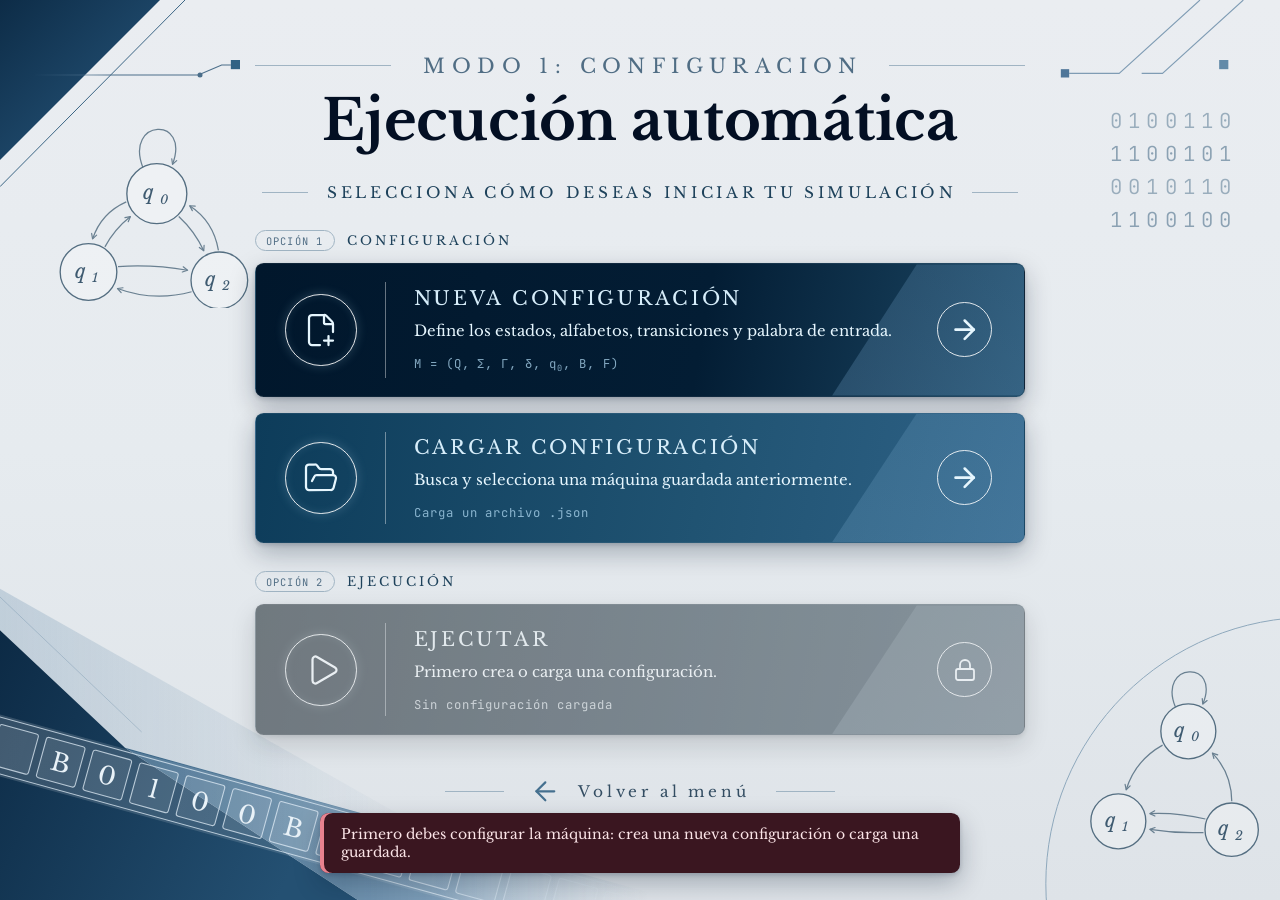
<file: modo1/Simulacion/simulacion.html>
<!DOCTYPE html>
<html lang="es">
<head>
  <meta charset="UTF-8">
  <meta name="viewport" content="width=device-width, initial-scale=1.0">
  <title>Simulación · Máquina de Turing</title>

  <!-- Fuentes: Libre Baskerville (textos) y JetBrains Mono (símbolos de la cinta y transiciones) -->
  <link rel="preconnect" href="https://fonts.googleapis.com">
  <link rel="preconnect" href="https://fonts.gstatic.com" crossorigin>
  <link href="https://fonts.googleapis.com/css2?family=Libre+Baskerville:ital,wght@0,400;0,700;1,400&family=JetBrains+Mono:wght@300;400;700&display=swap" rel="stylesheet">

  <!-- styles.css trae los colores, la decoración y las piezas comunes;
       simulacion.css solo agrega lo propio de esta pantalla -->
  <link rel="stylesheet" href="../../styles.css">
  <link rel="stylesheet" href="simulacion.css">
</head>
<body>

  <!-- ===================== DECORACIÓN DE FONDO ===================== -->
  <div class="decoracion" aria-hidden="true">

    <!-- Esquina superior izquierda: triángulo, línea diagonal y línea de circuito -->
    <svg class="deco deco--sup-izq" viewBox="0 0 300 240">
      <defs>
        <linearGradient id="g-esquina" x1="0" y1="0" x2="1" y2="1">
          <stop offset="0" stop-color="#0D2C47"/>
          <stop offset="0.6" stop-color="#1E486A"/>
          <stop offset="1" stop-color="#3E6888"/>
        </linearGradient>
        <linearGradient id="g-circuito-izq" x1="0" y1="0" x2="1" y2="0">
          <stop offset="0" stop-color="#4B6E8A" stop-opacity="0"/>
          <stop offset="0.4" stop-color="#4B6E8A"/>
        </linearGradient>
      </defs>
      <polygon points="0,0 192,0 0,192" fill="url(#g-esquina)"/>
      <line x1="222" y1="0" x2="0" y2="224" stroke="#3B6584" stroke-width="1.2"/>
      <path d="M40 90 H238 L266 78 H277" fill="none" stroke="url(#g-circuito-izq)" stroke-width="1.4"/>
      <circle cx="240" cy="90" r="3" fill="#4B6E8A"/>
      <rect x="277" y="72" width="11" height="11" fill="#306284"/>
    </svg>

    <!-- Esquina superior derecha: líneas de circuito -->
    <svg class="deco deco--sup-der" viewBox="1236 0 300 120">
      <g fill="none" stroke="#7F9CB4" stroke-width="1.3">
        <path d="M1283 88 H1343 L1440 0"/>
        <path d="M1370 88 H1395 L1492 0"/>
      </g>
      <rect x="1273" y="83" width="10" height="10" fill="#4E7699"/>
      <rect x="1463" y="72" width="11" height="11" fill="#628AA8"/>
    </svg>

    <!-- Esquina inferior izquierda: bandas diagonales -->
    <svg class="deco deco--inf-izq" viewBox="0 600 780 424">
      <defs>
        <linearGradient id="g-banda-oscura" x1="0" y1="0" x2="1" y2="0.35">
          <stop offset="0" stop-color="#0C2A45"/>
          <stop offset="1" stop-color="#245072"/>
        </linearGradient>
        <linearGradient id="g-banda-media" x1="0" y1="0" x2="1" y2="0">
          <stop offset="0" stop-color="#2C5A7E" stop-opacity="0.95"/>
          <stop offset="0.6" stop-color="#5E87A8" stop-opacity="0.75"/>
          <stop offset="1" stop-color="#B9CBD8" stop-opacity="0"/>
        </linearGradient>
        <linearGradient id="g-banda-clara" x1="0" y1="0" x2="1" y2="0">
          <stop offset="0" stop-color="#6F93B0" stop-opacity="0.3"/>
          <stop offset="1" stop-color="#6F93B0" stop-opacity="0"/>
        </linearGradient>
      </defs>
      <line x1="0" y1="660" x2="170" y2="822" stroke="#AEBFCC" stroke-width="1"/>
      <polygon points="0,650 520,944 150,841 0,700" fill="url(#g-banda-clara)"/>
      <polygon points="0,700 150,841 430,1024 0,1024" fill="url(#g-banda-oscura)"/>
      <polygon points="150,841 780,1015 780,1024 430,1024" fill="url(#g-banda-media)"/>
    </svg>

    <!-- Esquina inferior derecha: arco grande -->
    <svg class="deco deco--inf-der" viewBox="1236 650 300 374">
      <circle cx="1575" cy="1005" r="320" fill="none" stroke="#8EA8BC" stroke-width="1.2"/>
    </svg>
  </div>

  <!-- ===================== CONTENIDO ===================== -->
  <!-- data-modo cambia entre "automatico" y "pasos" (paso a paso);
       el CSS muestra los controles de cada forma de ver la ejecución -->
  <main class="sim" data-modo="automatico">

    <header class="encabezado sim__encabezado">
      <p class="encabezado__sup">
        <span class="linea"></span>
        <span>Modo 1 · Ejecución automática</span>
        <span class="linea"></span>
      </p>
      <h1 class="titulo" id="nombre-maquina">Máquina de Turing</h1>

      <!-- Cómo se ve la ejecución: continua o paso a paso -->
      <div class="selector-modo" role="group" aria-label="Forma de ejecución">
        <button type="button" class="selector-modo__opcion" data-modo="automatico" aria-pressed="true">
          <!-- Ícono "play" de Lucide (licencia ISC) -->
          <svg viewBox="0 0 24 24"><path d="M5 5a2 2 0 0 1 3.008-1.728l11.997 6.998a2 2 0 0 1 .003 3.458l-12 7A2 2 0 0 1 5 19z"/></svg>
          <span>Automática</span>
        </button>
        <button type="button" class="selector-modo__opcion" data-modo="pasos" aria-pressed="false">
          <!-- Ícono "step-forward" de Lucide (licencia ISC) -->
          <svg viewBox="0 0 24 24"><path d="M6 4v16"/><path d="M10 4l10 8-10 8z"/></svg>
          <span>Paso a paso</span>
        </button>
      </div>
    </header>

    <div class="sim__tablero">

      <!-- ---------- Diagrama de estados ---------- -->
      <section class="tarjeta panel panel--diagrama" aria-labelledby="titulo-diagrama">
        <header class="panel__cabecera">
          <h2 class="panel__titulo" id="titulo-diagrama">Diagrama de estados</h2>
          <span class="insignia" id="insignia" hidden></span>
          <p class="leyenda">
            <span class="leyenda__item">
              <svg viewBox="0 0 26 12"><path d="M1 6 H20"/><path d="M17 2 L24 6 L17 10 Z" class="relleno"/></svg>
              inicial
            </span>
            <span class="leyenda__item">
              <svg viewBox="0 0 16 16"><circle cx="8" cy="8" r="7"/><circle cx="8" cy="8" r="4.4"/></svg>
              final
            </span>
          </p>
        </header>

        <!-- simulacion.js dibuja aquí los estados y las transiciones -->
        <div class="diagrama-sim">
          <svg id="diagrama" role="img" aria-label="Diagrama de estados de la máquina"></svg>
        </div>

        <footer class="panel__pie">
          <p class="definicion-formal" id="definicion-formal"></p>
          <p class="notacion">a/b,M = lee a, escribe b, mueve M</p>
        </footer>
      </section>

      <!-- ---------- Columna derecha: estado y transiciones ---------- -->
      <div class="sim__lateral">
        <section class="tarjeta panel panel--estado" aria-labelledby="titulo-estado">
          <h2 class="panel__titulo" id="titulo-estado">Estado de la máquina</h2>
          <dl class="datos">
            <div class="dato">
              <dt>Estado actual</dt>
              <dd id="dato-estado" class="dato__estado">q<sub>0</sub></dd>
            </div>
            <div class="dato">
              <dt>Símbolo leído</dt>
              <dd id="dato-simbolo" class="dato__mono">B</dd>
            </div>
            <div class="dato">
              <dt>Posición</dt>
              <dd id="dato-posicion" class="dato__mono">1</dd>
            </div>
            <div class="dato">
              <dt>Pasos</dt>
              <dd id="dato-pasos" class="dato__mono">0</dd>
            </div>
            <div class="dato dato--ancho">
              <dt>Resultado</dt>
              <dd id="dato-resultado" class="dato__resultado" data-situacion="lista">Lista para iniciar</dd>
            </div>
          </dl>
        </section>

        <section class="tarjeta panel panel--transiciones">
          <div class="pestanas" role="tablist">
            <button type="button" class="pestanas__boton" role="tab" id="tab-historial" aria-controls="pestana-historial" aria-selected="true" data-pestana="historial">Historial</button>
            <button type="button" class="pestanas__boton" role="tab" id="tab-delta" aria-controls="pestana-delta" aria-selected="false" data-pestana="delta">Transiciones <span class="minuscula">δ</span></button>
          </div>

          <!-- Historial de configuraciones: la terna (Estado, Contenido, Posición) de cada paso.
               simulacion.js agrega una fila en cuanto termina cada paso. -->
          <div class="pestana" id="pestana-historial" role="tabpanel" aria-labelledby="tab-historial">
            <table class="historial">
              <thead>
                <tr>
                  <th scope="col">Paso</th>
                  <th scope="col">Estado</th>
                  <th scope="col">Contenido</th>
                  <th scope="col">Posición</th>
                </tr>
              </thead>
              <tbody id="historial"></tbody>
            </table>
          </div>

          <div class="pestana" id="pestana-delta" role="tabpanel" aria-labelledby="tab-delta" hidden>
            <table class="tabla-delta">
              <tbody id="tabla-delta"></tbody>
            </table>
          </div>
        </section>
      </div>

      <!-- ---------- Cinta ---------- -->
      <section class="tarjeta panel panel--cinta" aria-labelledby="titulo-cinta">
        <header class="panel__cabecera">
          <h2 class="panel__titulo" id="titulo-cinta">Cinta</h2>
          <span class="cinta-info" id="cinta-info">50 celdas · 0 a 49</span>
          <form class="palabra" id="form-palabra" autocomplete="off">
            <!-- La palabra no se escribe en la cinta: al ejecutar, la máquina la busca
                 en la cinta al azar (Enter en el campo también la busca) -->
            <label for="campo-palabra">Palabra a buscar</label>
            <input type="text" id="campo-palabra" spellcheck="false" title="" aria-describedby="cinta-info">
            <button type="button" id="btn-aleatoria" title="Vuelve a llenar la cinta al azar con Σ y el blanco; la palabra no cambia">Nueva cinta aleatoria</button>
          </form>
        </header>

        <!-- Cinta fija de 50 celdas (0 a 49): el cabezal se mueve sobre ella.
             simulacion.js crea las celdas. -->
        <div class="cinta-sim">
          <div class="cinta-sim__ventana" id="ventana-cinta">
            <div class="cinta-sim__tira" id="tira">
              <div class="cinta-sim__cabezal" id="cabezal" aria-hidden="true">
                <span class="cinta-sim__estado" id="cabezal-estado">q<sub>0</sub></span>
                <span class="cinta-sim__punta"></span>
              </div>
            </div>
          </div>
        </div>
      </section>

      <!-- ---------- Controles y explicación del paso ---------- -->
      <section class="tarjeta panel panel--controles" aria-label="Controles de la simulación">
        <div class="controles">
          <button type="button" class="control" id="btn-reiniciar" title="Reiniciar (R)">
            <span class="control__circulo">
              <!-- Ícono "rotate-ccw" de Lucide (licencia ISC) -->
              <svg viewBox="0 0 24 24"><path d="M3 12a9 9 0 1 0 9-9 9.75 9.75 0 0 0-6.74 2.74L3 8"/><path d="M3 3v5h5"/></svg>
            </span>
            <span class="control__texto">Reiniciar</span>
          </button>

          <!-- Solo paso a paso -->
          <button type="button" class="control solo-pasos" id="btn-anterior" title="Paso anterior (←)">
            <span class="control__circulo">
              <!-- Ícono "chevron-left" de Lucide (licencia ISC) -->
              <svg viewBox="0 0 24 24"><path d="m15 18-6-6 6-6"/></svg>
            </span>
            <span class="control__texto">Anterior</span>
          </button>

          <button type="button" class="control control--principal solo-pasos" id="btn-siguiente" title="Siguiente paso (→ o Espacio)">
            <span class="control__circulo">
              <!-- Ícono "chevron-right" de Lucide (licencia ISC) -->
              <svg viewBox="0 0 24 24"><path d="m9 18 6-6-6-6"/></svg>
            </span>
            <span class="control__texto">Siguiente</span>
          </button>

          <!-- Solo en automático: cambia entre Ejecutar, Pausar, Reanudar y Repetir -->
          <button type="button" class="control control--principal solo-auto" id="btn-ejecutar" data-icono="play" title="Ejecutar / pausar (Espacio)">
            <span class="control__circulo">
              <svg class="icono-play" viewBox="0 0 24 24"><path d="M5 5a2 2 0 0 1 3.008-1.728l11.997 6.998a2 2 0 0 1 .003 3.458l-12 7A2 2 0 0 1 5 19z"/></svg>
              <!-- Ícono "pause" de Lucide (licencia ISC) -->
              <svg class="icono-pausa" viewBox="0 0 24 24"><rect x="14" y="3" width="5" height="18" rx="1"/><rect x="5" y="3" width="5" height="18" rx="1"/></svg>
              <svg class="icono-repetir" viewBox="0 0 24 24"><path d="M3 12a9 9 0 1 0 9-9 9.75 9.75 0 0 0-6.74 2.74L3 8"/><path d="M3 3v5h5"/></svg>
            </span>
            <span class="control__texto" id="texto-ejecutar">Ejecutar</span>
          </button>
        </div>

        <div class="explicacion" aria-live="polite">
          <p class="explicacion__titulo" id="explicacion-titulo"></p>
          <p class="explicacion__texto" id="explicacion-texto"></p>
          <p class="explicacion__proximo solo-pasos" id="explicacion-proximo"></p>
        </div>

        <!-- Milisegundos entre un paso y el siguiente (se puede cambiar mientras corre) -->
        <div class="velocidad solo-auto">
          <div class="velocidad__cabecera">
            <label for="velocidad">Tiempo por paso</label>
            <span class="velocidad__valor">
              <input type="number" id="velocidad-ms" min="100" max="3000" step="100" value="900" aria-label="Milisegundos por paso">
              <span>ms</span>
            </span>
          </div>
          <input type="range" id="velocidad" min="100" max="3000" step="100" value="900" aria-label="Milisegundos por paso">
          <div class="velocidad__marcas"><span>100 ms · rápido</span><span>3000 ms · lento</span></div>
        </div>

        <p class="atajos solo-pasos">
          <kbd>←</kbd> <kbd>→</kbd> pasos <span>·</span> <kbd>R</kbd> reiniciar
        </p>
      </section>
    </div>

    <!-- Volver -->
    <div class="pie">
      <span class="linea"></span>
      <a class="salir" id="btn-volver" href="../automatico.html">
        <!-- Ícono "arrow-left" de Lucide (licencia ISC) -->
        <svg viewBox="0 0 24 24"><path d="m12 19-7-7 7-7"/><path d="M19 12H5"/></svg>
        <span>Volver</span>
      </a>
      <span class="linea"></span>
    </div>
  </main>

  <!-- Mensaje flotante -->
  <div class="aviso" id="aviso" role="status" aria-live="polite"></div>

  <!-- maquina.js: validación y constantes de la cinta (50 celdas) -->
  <script src="../../formulario/maquina.js"></script>
  <script src="simulacion.js"></script>
</body>
</html>
</file>
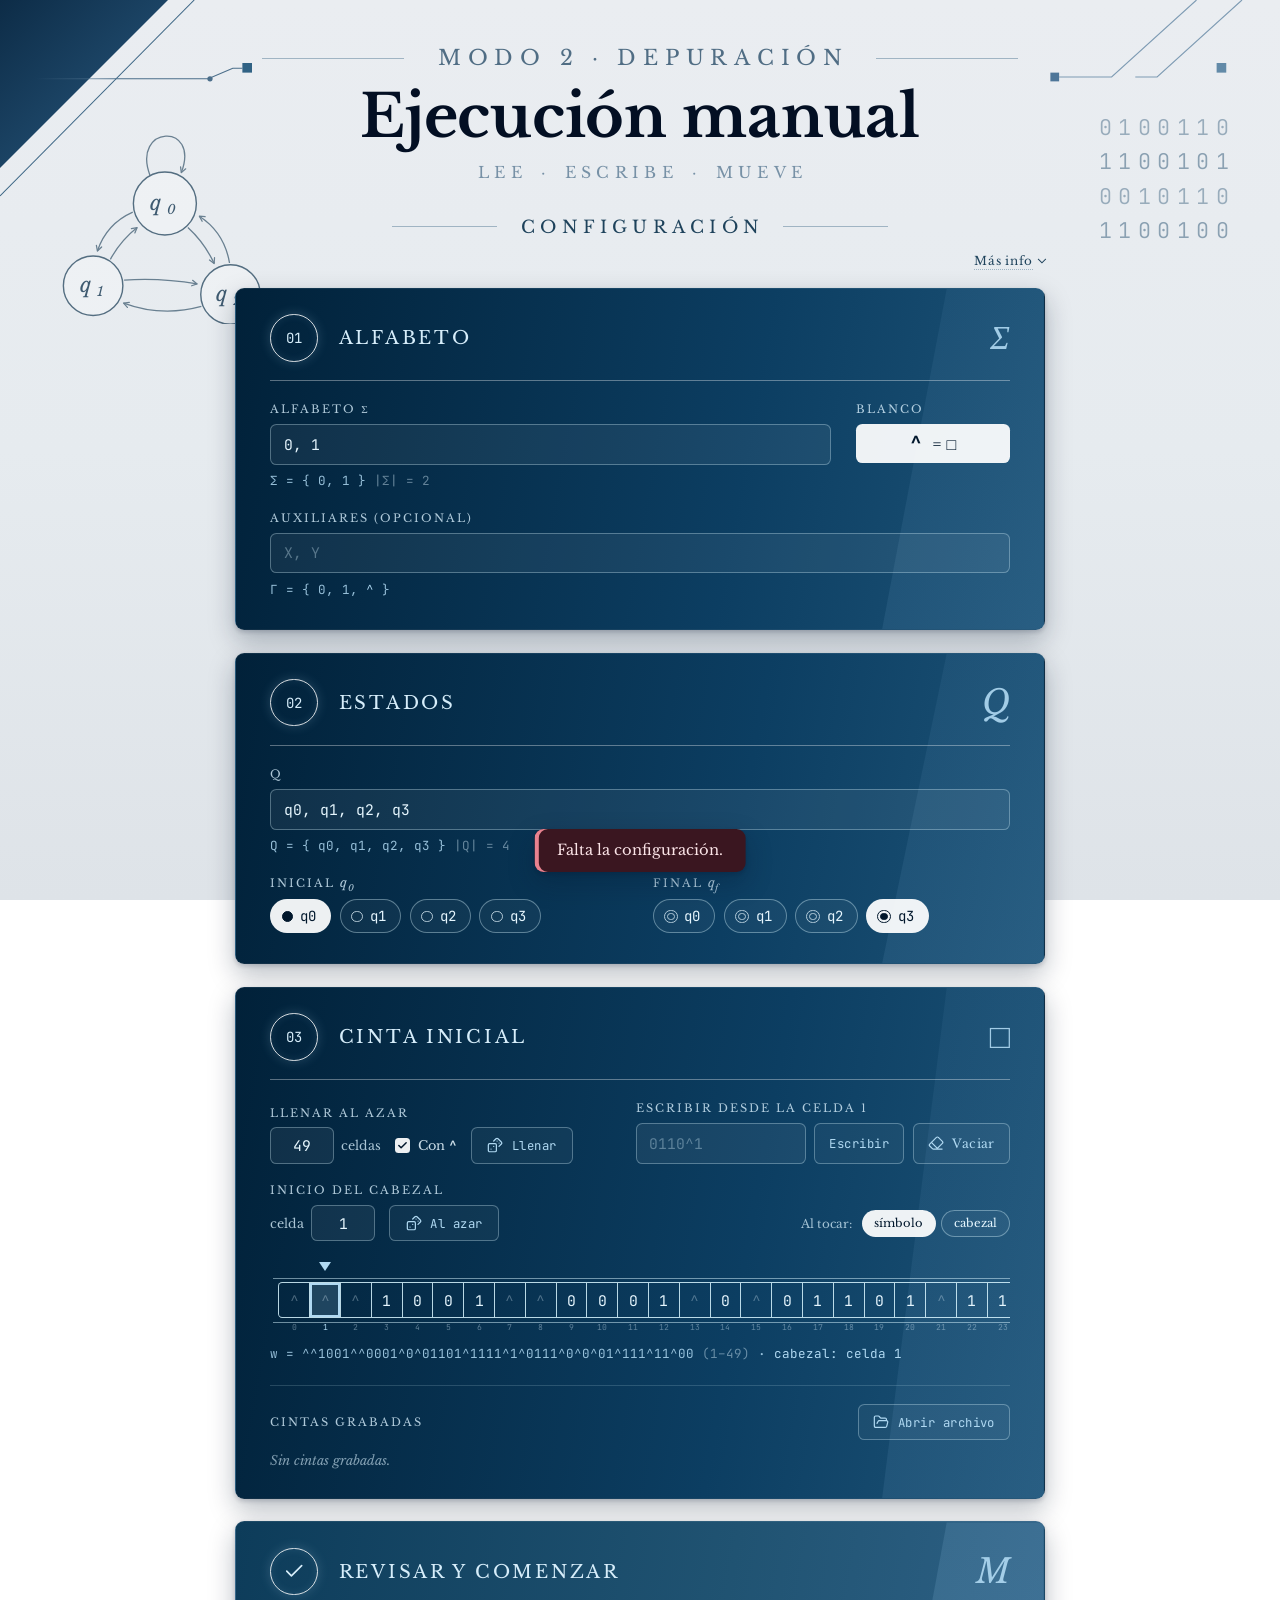
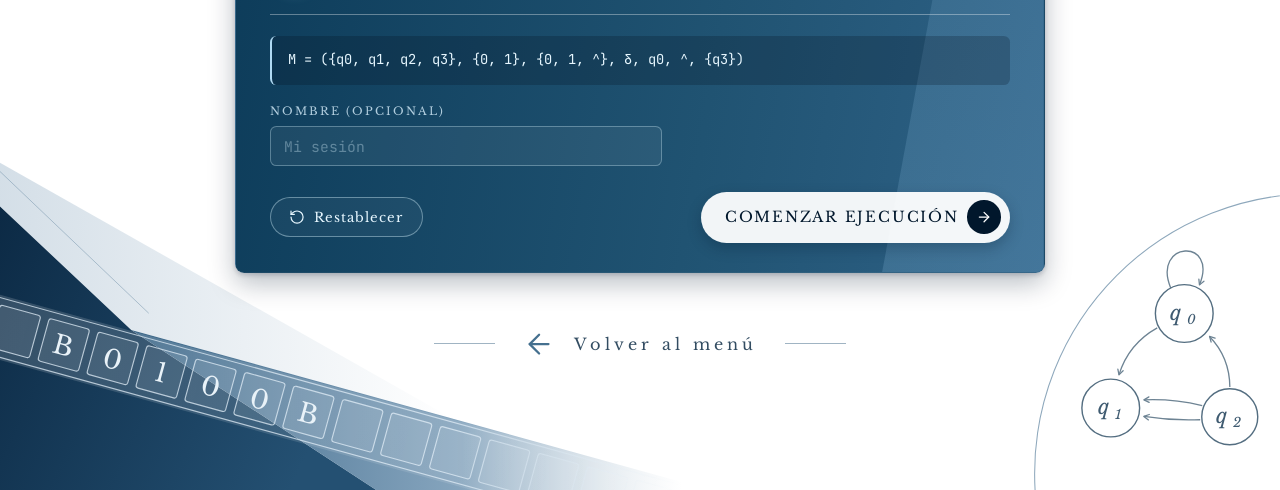
<file: modo2/Sandbox/sandbox.html>
<!DOCTYPE html>
<html lang="es">
<head>
  <meta charset="UTF-8">
  <meta name="viewport" content="width=device-width, initial-scale=1.0">
  <title>Ejecución manual · Máquina de Turing</title>

  <!-- Fuentes: Libre Baskerville (textos) y JetBrains Mono (símbolos de la cinta y transiciones) -->
  <link rel="preconnect" href="https://fonts.googleapis.com">
  <link rel="preconnect" href="https://fonts.gstatic.com" crossorigin>
  <link href="https://fonts.googleapis.com/css2?family=Libre+Baskerville:ital,wght@0,400;0,700;1,400&family=JetBrains+Mono:wght@300;400;700&display=swap" rel="stylesheet">

  <!-- styles.css trae los colores y la decoración; simulacion.css (Modo 1)
       los paneles, el diagrama y la cinta; sandbox.css solo agrega lo
       propio de la ejecución manual -->
  <link rel="stylesheet" href="../../styles.css">
  <link rel="stylesheet" href="../../modo1/Simulacion/simulacion.css">
  <link rel="stylesheet" href="sandbox.css">
</head>
<body>

  <!-- ===================== DECORACIÓN DE FONDO ===================== -->
  <div class="decoracion" aria-hidden="true">

    <!-- Esquina superior izquierda: triángulo, línea diagonal y línea de circuito -->
    <svg class="deco deco--sup-izq" viewBox="0 0 300 240">
      <defs>
        <linearGradient id="g-esquina" x1="0" y1="0" x2="1" y2="1">
          <stop offset="0" stop-color="#0D2C47"/>
          <stop offset="0.6" stop-color="#1E486A"/>
          <stop offset="1" stop-color="#3E6888"/>
        </linearGradient>
        <linearGradient id="g-circuito-izq" x1="0" y1="0" x2="1" y2="0">
          <stop offset="0" stop-color="#4B6E8A" stop-opacity="0"/>
          <stop offset="0.4" stop-color="#4B6E8A"/>
        </linearGradient>
      </defs>
      <polygon points="0,0 192,0 0,192" fill="url(#g-esquina)"/>
      <line x1="222" y1="0" x2="0" y2="224" stroke="#3B6584" stroke-width="1.2"/>
      <path d="M40 90 H238 L266 78 H277" fill="none" stroke="url(#g-circuito-izq)" stroke-width="1.4"/>
      <circle cx="240" cy="90" r="3" fill="#4B6E8A"/>
      <rect x="277" y="72" width="11" height="11" fill="#306284"/>
    </svg>

    <!-- Esquina superior derecha: líneas de circuito -->
    <svg class="deco deco--sup-der" viewBox="1236 0 300 120">
      <g fill="none" stroke="#7F9CB4" stroke-width="1.3">
        <path d="M1283 88 H1343 L1440 0"/>
        <path d="M1370 88 H1395 L1492 0"/>
      </g>
      <rect x="1273" y="83" width="10" height="10" fill="#4E7699"/>
      <rect x="1463" y="72" width="11" height="11" fill="#628AA8"/>
    </svg>

    <!-- Esquina inferior izquierda: bandas diagonales -->
    <svg class="deco deco--inf-izq" viewBox="0 600 780 424">
      <defs>
        <linearGradient id="g-banda-oscura" x1="0" y1="0" x2="1" y2="0.35">
          <stop offset="0" stop-color="#0C2A45"/>
          <stop offset="1" stop-color="#245072"/>
        </linearGradient>
        <linearGradient id="g-banda-media" x1="0" y1="0" x2="1" y2="0">
          <stop offset="0" stop-color="#2C5A7E" stop-opacity="0.95"/>
          <stop offset="0.6" stop-color="#5E87A8" stop-opacity="0.75"/>
          <stop offset="1" stop-color="#B9CBD8" stop-opacity="0"/>
        </linearGradient>
        <linearGradient id="g-banda-clara" x1="0" y1="0" x2="1" y2="0">
          <stop offset="0" stop-color="#6F93B0" stop-opacity="0.3"/>
          <stop offset="1" stop-color="#6F93B0" stop-opacity="0"/>
        </linearGradient>
      </defs>
      <line x1="0" y1="660" x2="170" y2="822" stroke="#AEBFCC" stroke-width="1"/>
      <polygon points="0,650 520,944 150,841 0,700" fill="url(#g-banda-clara)"/>
      <polygon points="0,700 150,841 430,1024 0,1024" fill="url(#g-banda-oscura)"/>
      <polygon points="150,841 780,1015 780,1024 430,1024" fill="url(#g-banda-media)"/>
    </svg>

    <!-- Esquina inferior derecha: arco grande -->
    <svg class="deco deco--inf-der" viewBox="1236 650 300 374">
      <circle cx="1575" cy="1005" r="320" fill="none" stroke="#8EA8BC" stroke-width="1.2"/>
    </svg>
  </div>

  <!-- ===================== CONTENIDO ===================== -->
  <main class="sim sim--manual" data-modo="manual">

    <header class="encabezado sim__encabezado">
      <p class="encabezado__sup">
        <span class="linea"></span>
        <span>Modo 2 · Ejecución manual</span>
        <span class="linea"></span>
      </p>
      <h1 class="titulo" id="nombre-sesion">Ejecución manual</h1>
      <!-- Meta de la sesión: llegar al estado final o detenerse con S -->
      <p class="objetivo" id="objetivo"></p>
    </header>

    <div class="sim__tablero">

      <!-- ---------- Diagrama: se construye con cada decisión ---------- -->
      <section class="tarjeta panel panel--diagrama" aria-labelledby="titulo-diagrama">
        <header class="panel__cabecera">
          <h2 class="panel__titulo" id="titulo-diagrama">Diagrama de estados</h2>
          <!-- Cuándo se dibuja: con cada paso o completo al terminar -->
          <div class="vista-diagrama" role="group" aria-label="Cuándo se dibuja el diagrama">
            <button type="button" class="vista-diagrama__opcion" data-vista="pasos" aria-pressed="true" title="Cada transición aparece en cuanto la máquina la usa">Paso a paso</button>
            <button type="button" class="vista-diagrama__opcion" data-vista="final" aria-pressed="false" title="El diagrama completo se genera al terminar la ejecución">Al final</button>
          </div>
          <span class="insignia" id="insignia" hidden></span>
          <p class="leyenda">
            <span class="leyenda__item">
              <svg viewBox="0 0 26 12"><path d="M1 6 H20"/><path d="M17 2 L24 6 L17 10 Z" class="relleno"/></svg>
              inicial
            </span>
            <span class="leyenda__item">
              <svg viewBox="0 0 16 16"><circle cx="8" cy="8" r="7"/><circle cx="8" cy="8" r="4.4"/></svg>
              final
            </span>
          </p>
        </header>

        <!-- sandbox.js dibuja aquí los estados y las transiciones de la ejecución -->
        <div class="diagrama-sim">
          <svg id="diagrama" role="img" aria-label="Diagrama de estados que se construye con la ejecución manual"></svg>
          <!-- Modo «Al final»: mientras la ejecución no termina -->
          <div class="diagrama-espera" id="diagrama-espera" hidden>
            <p class="diagrama-espera__texto">Se genera al terminar.</p>
            <button type="button" class="boton-linea" id="btn-generar">Generar ahora</button>
          </div>
        </div>

        <footer class="panel__pie">
          <p class="definicion-formal" id="definicion-formal"></p>
        </footer>
      </section>

      <!-- ---------- Columna derecha: estado y registro ---------- -->
      <div class="sim__lateral">
        <section class="tarjeta panel panel--estado" aria-labelledby="titulo-estado">
          <h2 class="panel__titulo" id="titulo-estado">Estado de la máquina</h2>
          <dl class="datos">
            <div class="dato">
              <dt>Estado actual</dt>
              <dd id="dato-estado" class="dato__estado">q<sub>0</sub></dd>
            </div>
            <div class="dato">
              <dt>Símbolo leído</dt>
              <dd id="dato-simbolo" class="dato__mono">^</dd>
            </div>
            <div class="dato">
              <dt>Posición</dt>
              <dd id="dato-posicion" class="dato__mono">1</dd>
            </div>
            <div class="dato">
              <dt>Pasos</dt>
              <dd id="dato-pasos" class="dato__mono">0</dd>
            </div>
            <div class="dato dato--ancho">
              <dt>Resultado</dt>
              <dd id="dato-resultado" class="dato__resultado" data-situacion="lista">Lista para iniciar</dd>
            </div>
          </dl>
        </section>

        <section class="tarjeta panel panel--transiciones">
          <div class="pestanas" role="tablist">
            <button type="button" class="pestanas__boton" role="tab" id="tab-registro" aria-controls="pestana-registro" aria-selected="true" data-pestana="registro">Registro</button>
            <button type="button" class="pestanas__boton" role="tab" id="tab-delta" aria-controls="pestana-delta" aria-selected="false" data-pestana="delta">Transiciones <span class="minuscula">δ</span><span class="pestanas__alerta" id="alerta-delta" hidden>!</span></button>
            <button type="button" class="pestanas__boton" role="tab" id="tab-grabadas" aria-controls="pestana-grabadas" aria-selected="false" data-pestana="grabadas">Grabadas <span class="pestanas__cuenta" id="cuenta-grabadas"></span></button>
          </div>

          <!-- Registro de movimientos y cambios: un renglón por paso con la terna resultante -->
          <div class="pestana" id="pestana-registro" role="tabpanel" aria-labelledby="tab-registro">
            <ol class="registro" id="registro"></ol>
          </div>

          <!-- Reglas δ que salen de cada paso -->
          <div class="pestana" id="pestana-delta" role="tabpanel" aria-labelledby="tab-delta" hidden>
            <table class="tabla-delta">
              <tbody id="tabla-delta"></tbody>
            </table>
          </div>

          <!-- Cintas grabadas (quedan guardadas en este navegador) -->
          <div class="pestana" id="pestana-grabadas" role="tabpanel" aria-labelledby="tab-grabadas" hidden>
            <ul class="grabadas" id="grabadas"></ul>
          </div>
        </section>
      </div>

      <!-- ---------- Cinta ---------- -->
      <section class="tarjeta panel panel--cinta" aria-labelledby="titulo-cinta">
        <header class="panel__cabecera">
          <h2 class="panel__titulo" id="titulo-cinta">Cinta</h2>
          <span class="cinta-info"><span class="cinta-info__blanco">^</span> = □ · <span class="cinta-info__marca"></span> modificada</span>
          <div class="cinta-acciones">
            <button type="button" class="boton-linea" id="btn-grabar" title="Guarda el contenido actual de la cinta">
              <!-- Ícono "save" de Lucide (licencia ISC) -->
              <svg viewBox="0 0 24 24"><path d="M15.2 3a2 2 0 0 1 1.4.6l3.8 3.8a2 2 0 0 1 .6 1.4V19a2 2 0 0 1-2 2H5a2 2 0 0 1-2-2V5a2 2 0 0 1 2-2z"/><path d="M17 21v-7a1 1 0 0 0-1-1H8a1 1 0 0 0-1 1v7"/><path d="M7 3v4a1 1 0 0 0 1 1h7"/></svg>
              <span>Grabar cinta</span>
            </button>
          </div>
        </header>

        <!-- Cinta de 50 celdas (0 a 49): el cabezal se mueve sobre ella. sandbox.js crea las celdas. -->
        <div class="cinta-sim">
          <div class="cinta-sim__ventana" id="ventana-cinta">
            <div class="cinta-sim__tira" id="tira">
              <div class="cinta-sim__cabezal" id="cabezal" aria-hidden="true">
                <span class="cinta-sim__estado" id="cabezal-estado">q<sub>0</sub></span>
                <span class="cinta-sim__punta"></span>
              </div>
              <!-- Corchete bajo el segmento modificado (div: las celdas son span) -->
              <div class="cinta-sim__segmento" id="marca-segmento" hidden></div>
            </div>
          </div>
        </div>

        <!-- Segmento de cinta modificado: antes y ahora -->
        <div class="segmento" id="segmento">
          <p class="segmento__titulo">
            <span>Segmento modificado</span>
            <span class="segmento__rango" id="segmento-rango"></span>
          </p>
          <div class="segmento__cuerpo" id="segmento-cuerpo"></div>
        </div>
      </section>

      <!-- ---------- Decisión del paso: lo que hace el cabezal ---------- -->
      <section class="tarjeta panel panel--decision" id="panel-decision" aria-labelledby="titulo-decision">
        <h2 class="visualmente-oculto" id="titulo-decision">Siguiente paso de la máquina</h2>

        <!-- Lo que lee el cabezal -->
        <div class="lectura" aria-live="polite">
          <span class="lectura__etiqueta">El cabezal lee</span>
          <span class="lectura__celda" id="lectura-simbolo">^</span>
          <span class="lectura__detalle" id="lectura-detalle"></span>
        </div>

        <div class="decision">
          <!-- 1. ¿Cambiar el símbolo o continuar sin cambios? -->
          <div class="grupo" role="group" aria-labelledby="titulo-simbolo">
            <p class="grupo__titulo" id="titulo-simbolo"><span class="grupo__num">1</span> ¿Cambiar símbolo?</p>
            <div class="fichas" id="opciones-cambio"></div>
            <!-- Solo si se elige cambiarlo: «1 →» y los símbolos del alfabeto -->
            <div class="por-cual" id="por-cual" hidden>
              <span class="por-cual__flecha" id="por-cual-pregunta"></span>
              <div class="fichas" id="fichas-simbolo" role="group" aria-labelledby="por-cual-pregunta"></div>
            </div>
          </div>

          <!-- 2. Estado al que pasa -->
          <div class="grupo" role="group" aria-labelledby="titulo-estado-siguiente">
            <p class="grupo__titulo" id="titulo-estado-siguiente"><span class="grupo__num">2</span> Estado siguiente</p>
            <div class="fichas" id="fichas-estado"></div>
          </div>

          <!-- 3. Movimiento: al elegirlo se aplica el paso -->
          <div class="grupo grupo--mover" role="group" aria-labelledby="titulo-mover">
            <p class="grupo__titulo" id="titulo-mover"><span class="grupo__num">3</span> Mover</p>
            <div class="movimientos">
              <button type="button" class="control mov" id="mov-I" data-mueve="I" title="I · Mover a la izquierda (←)">
                <span class="control__circulo"><span class="mov__letra">I</span></span>
                <span class="control__texto">Izquierda</span>
              </button>
              <button type="button" class="control mov mov--paro" id="mov-S" data-mueve="S" title="S · No se mueve: estado de paro (↓)">
                <span class="control__circulo"><span class="mov__letra">S</span></span>
                <span class="control__texto">Paro</span>
              </button>
              <button type="button" class="control mov" id="mov-D" data-mueve="D" title="D · Mover a la derecha (→)">
                <span class="control__circulo"><span class="mov__letra">D</span></span>
                <span class="control__texto">Derecha</span>
              </button>
            </div>
          </div>
        </div>

        <!-- Una línea con lo que se aplicará; el detalle va en «Más info» -->
        <div class="decision__pie">
          <p class="resumen-paso" id="vista-previa" aria-live="polite"></p>
          <button type="button" class="mas-info" aria-expanded="false" aria-controls="info-paso">Más info</button>
          <div class="decision__extras">
            <div class="controles">
              <button type="button" class="control" id="btn-deshacer" title="Deshacer el último paso (Ctrl+Z)">
                <span class="control__circulo">
                  <!-- Ícono "undo-2" de Lucide (licencia ISC) -->
                  <svg viewBox="0 0 24 24"><path d="M9 14 4 9l5-5"/><path d="M4 9h10.5a5.5 5.5 0 0 1 5.5 5.5a5.5 5.5 0 0 1-5.5 5.5H11"/></svg>
                </span>
                <span class="control__texto">Deshacer</span>
              </button>
              <button type="button" class="control" id="btn-reiniciar" title="Volver a la cinta inicial (R)">
                <span class="control__circulo">
                  <!-- Ícono "rotate-ccw" de Lucide (licencia ISC) -->
                  <svg viewBox="0 0 24 24"><path d="M3 12a9 9 0 1 0 9-9 9.75 9.75 0 0 0-6.74 2.74L3 8"/><path d="M3 3v5h5"/></svg>
                </span>
                <span class="control__texto">Reiniciar</span>
              </button>
            </div>
          </div>

          <!-- Detalle: el último paso explicado, avisos y atajos -->
          <div class="info" id="info-paso" hidden>
            <div class="info__bloque">
              <p class="info__titulo" id="explicacion-titulo"></p>
              <p id="explicacion-texto"></p>
            </div>
            <p class="info__avisos" id="vista-previa-detalle"></p>
            <p class="atajos">
              <kbd>←</kbd> I <span>·</span> <kbd>↓</kbd> S <span>·</span> <kbd>→</kbd> D
              <span>·</span> la tecla de un símbolo lo elige
              <span>·</span> <kbd>Esc</kbd> sin cambios
              <span>·</span> <kbd>Ctrl</kbd>+<kbd>Z</kbd> deshacer
            </p>
          </div>
        </div>
      </section>

      <!-- ---------- Configuración para el Modo 1 ---------- -->
      <section class="tarjeta panel panel--exportar" aria-labelledby="titulo-exportar">
        <span class="exportar__icono" aria-hidden="true">
          <!-- Ícono "file-json-2" de Lucide (licencia ISC) -->
          <svg viewBox="0 0 24 24"><path d="M4 22h14a2 2 0 0 0 2-2V7l-5-5H6a2 2 0 0 0-2 2v4"/><path d="M14 2v4a2 2 0 0 0 2 2h4"/><path d="M4 12a1 1 0 0 0-1 1v1a1 1 0 0 1-1 1 1 1 0 0 1 1 1v1a1 1 0 0 0 1 1"/><path d="M8 18a1 1 0 0 0 1-1v-1a1 1 0 0 1 1-1 1 1 0 0 1-1-1v-1a1 1 0 0 0-1-1"/></svg>
        </span>
        <div class="exportar__texto">
          <h2 class="panel__titulo" id="titulo-exportar">Configuración para el Modo 1</h2>
          <p class="exportar__tupla" id="exportar-tupla"></p>
          <div class="exportar__linea">
            <p class="exportar__estado" id="exportar-estado" data-tipo="neutro"></p>
            <button type="button" class="mas-info" aria-expanded="false" aria-controls="info-exportar">Más info</button>
          </div>
          <!-- Detalle: comprobación completa y cómo se escribe en el archivo -->
          <div class="info" id="info-exportar" hidden>
            <p id="exportar-detalle"></p>
            <p class="info__nota" id="exportar-notas"></p>
          </div>
        </div>
        <div class="exportar__acciones">
          <button type="button" class="boton boton--primario" id="btn-modo1">
            <svg viewBox="0 0 24 24"><path d="M5 5a2 2 0 0 1 3.008-1.728l11.997 6.998a2 2 0 0 1 .003 3.458l-12 7A2 2 0 0 1 5 19z"/></svg>
            Ejecutar en Modo 1
          </button>
          <button type="button" class="boton boton--fantasma" id="btn-json">
            <svg viewBox="0 0 24 24"><path d="M12 15V3"/><path d="M21 15v4a2 2 0 0 1-2 2H5a2 2 0 0 1-2-2v-4"/><path d="m7 10 5 5 5-5"/></svg>
            Descargar .json
          </button>
          <button type="button" class="boton boton--fantasma" id="btn-txt">
            <svg viewBox="0 0 24 24"><path d="M15 2H6a2 2 0 0 0-2 2v16a2 2 0 0 0 2 2h12a2 2 0 0 0 2-2V7Z"/><path d="M14 2v4a2 2 0 0 0 2 2h4"/><path d="M10 9H8"/><path d="M16 13H8"/><path d="M16 17H8"/></svg>
            Registro .txt
          </button>
        </div>
      </section>
    </div>

    <!-- Volver a la preparación -->
    <div class="pie">
      <span class="linea"></span>
      <a class="salir" id="btn-volver" href="../manual.html">
        <!-- Ícono "arrow-left" de Lucide (licencia ISC) -->
        <svg viewBox="0 0 24 24"><path d="m12 19-7-7 7-7"/><path d="M19 12H5"/></svg>
        <span>Volver</span>
      </a>
      <span class="linea"></span>
    </div>
  </main>

  <!-- Mensaje flotante -->
  <div class="aviso" id="aviso" role="status" aria-live="polite"></div>

  <!-- maquina.js: 50 celdas y formato del Modo 1; sesion.js: datos del Modo 2 -->
  <script src="../../formulario/maquina.js"></script>
  <script src="../sesion.js"></script>
  <script src="sandbox.js"></script>
</body>
</html>
</file>
<file: styles.css>
/* =========================================================
   Simulador · Máquina de Turing — estilos del menú principal
   Medidas en rem: 1rem = 16px cuando la ventana mide 1536×1024
   (el tamaño del diseño). Todo escala junto con la ventana.
   ========================================================= */

:root {
  /* Fondo de la página */
  --fondo-1: #EAEDF1;
  --fondo-2: #E6EBEF;
  --fondo-3: #DEE3E8;

  /* Textos sobre el fondo claro */
  --titulo: #030F23;
  --subtitulo: #506D84;
  --lema: #7791A6;
  --seccion: #1E425B;
  --salir: #334D62;
  --linea-deco: #A0B4C3;
  --binario: #8199AC;
  --diagrama: #546E81;

  /* Tarjetas */
  --card-def-1: #012139;
  --card-def-2: #0C3E62;
  --card-def-3: #1D5377;
  --card-auto-1: #01172C;
  --card-auto-2: #031D34;
  --card-auto-3: #1C4865;
  --card-man-1: #0D3C5A;
  --card-man-2: #205372;
  --card-man-3: #2F6287;

  /* Textos dentro de las tarjetas */
  --card-titulo: #D6EDFA;
  --card-texto: #E6F6FE;
  --card-divisor: rgba(255, 255, 255, 0.35);
  --acento: #B0D9F2;

  /* Fuentes */
  --font-serif: 'Libre Baskerville', Georgia, 'Times New Roman', serif;
  --font-mono: 'JetBrains Mono', Consolas, monospace;

  /* Forma */
  --radio: 0.65rem;
  --sombra: 0 0.75rem 1.9rem rgba(1, 23, 44, 0.28), 0 0.15rem 0.4rem rgba(1, 23, 44, 0.18);
}

/* ---------- Base ---------- */
*,
*::before,
*::after {
  box-sizing: border-box;
}

html {
  /* 16px en 1536×1024; se ajusta al ancho o alto, lo que sea más chico */
  font-size: max(10px, min(1.0417vw, 1.5625vh));
}

body {
  margin: 0;
  min-height: 100vh;
  overflow-x: hidden;
  font-family: var(--font-serif);
  color: var(--titulo);
  background: linear-gradient(180deg, var(--fondo-1) 0%, var(--fondo-2) 50%, var(--fondo-3) 100%);
  background-attachment: fixed;
  -webkit-font-smoothing: antialiased;
}

h1,
h2,
p {
  margin: 0;
}

button {
  font: inherit;
  color: inherit;
}

/* ---------- Decoración de fondo ---------- */
.decoracion {
  position: fixed;
  inset: 0;
  pointer-events: none;
  overflow: hidden;
  z-index: 0;
}

.deco {
  position: absolute;
  display: block;
}

.deco--sup-izq {
  top: 0;
  left: 0;
  width: 18.75rem;
  height: 15rem;
}

.deco--diagrama-izq {
  top: 8.75rem;
  left: 4.2rem;
  width: 15rem;
  height: 14.375rem;
}

.deco--sup-der {
  top: 0;
  right: 0;
  width: 18.75rem;
  height: 7.5rem;
}

.deco--binario {
  top: 7.9rem;
  right: 3.2rem;
  display: flex;
  flex-direction: column;
  align-items: flex-end;
  font-family: var(--font-mono);
  font-weight: 300;
  font-size: 1.55rem;
  line-height: 2.47rem;
  letter-spacing: 0.3em;
  color: var(--binario);
  opacity: 0.9;
}

.deco--binario span:nth-child(odd) {
  opacity: 0.85;
}

.deco--inf-izq {
  bottom: 0;
  left: 0;
  width: 48.75rem;
  height: 26.5rem;
}

.deco--inf-der {
  bottom: 0;
  right: 0;
  width: 18.75rem;
  height: 23.375rem;
}

/* Diagramas de estados */
.diagrama__flechas path {
  fill: none;
  stroke: var(--diagrama);
  stroke-width: 1.5;
  opacity: 0.85;
}

.diagrama__nodos circle {
  fill: rgba(255, 255, 255, 0.25);
  stroke: var(--diagrama);
  stroke-width: 1.6;
}

.diagrama__nodos text {
  font-family: var(--font-serif);
  font-style: italic;
  font-size: 24px;
  fill: #3E5A70;
  text-anchor: middle;
}

/* Cinta inclinada de la esquina inferior */
.cinta-inclinada line,
.cinta-inclinada rect:not(.cinta-inclinada__fondo) {
  fill: rgba(255, 255, 255, 0.07);
  stroke: rgba(226, 238, 247, 0.75);
  stroke-width: 1.3;
}

.cinta-inclinada text {
  font-family: var(--font-serif);
  font-size: 30px;
  fill: #E9F2F8;
  text-anchor: middle;
}

/* ---------- Contenedor principal ---------- */
.menu {
  position: relative;
  z-index: 1;
  min-height: 100vh;
  display: flex;
  flex-direction: column;
  align-items: center;
  padding: 1.5rem 1rem 4rem;
}

/* centra el contenido en la ventana sin cortarlo si no cabe */
.menu > :first-child {
  margin-top: auto;
}

.menu > :last-child {
  margin-bottom: auto;
}

/* ---------- Encabezado ---------- */
.encabezado {
  text-align: center;
}

.encabezado__sup {
  display: flex;
  align-items: center;
  justify-content: center;
  gap: 2.4rem;
  font-size: 1.85rem;
  letter-spacing: 0.36em;
  text-transform: uppercase;
  color: var(--subtitulo);
  line-height: 1;
}

/* el espaciado de letras deja un hueco al final; esto lo compensa */
.encabezado__sup span:not(.linea) {
  margin-right: -0.36em;
}

.linea {
  display: block;
  width: 10.2rem;
  height: 1px;
  background: var(--linea-deco);
}

.titulo {
  margin-top: 1.25rem;
  font-size: 4.65rem;
  font-weight: 700;
  line-height: 1.05;
  letter-spacing: -0.005em;
  color: var(--titulo);
}

.lema {
  margin-top: 1.25rem;
  font-size: 1.12rem;
  letter-spacing: 0.34em;
  text-transform: uppercase;
  color: var(--lema);
  margin-right: -0.34em;
}

.lema .punto {
  margin: 0 0.25em;
}

/* ---------- Tarjetas (base) ---------- */
.tarjeta {
  position: relative;
  overflow: hidden;
  border-radius: var(--radio);
  box-shadow: var(--sombra);
  color: var(--card-texto);
  border: 1px solid rgba(255, 255, 255, 0.06);
}

/* Franja diagonal más clara del lado derecho */
.tarjeta::before {
  content: "";
  position: absolute;
  inset: 0;
  background: linear-gradient(160deg, rgba(120, 170, 210, 0.16), rgba(120, 170, 210, 0.28));
  clip-path: polygon(90% 0, 100% 0, 100% 100%, 65% 100%);
  pointer-events: none;
}

.tarjeta > * {
  position: relative;
  z-index: 1;
}

/* ---------- Tarjeta de definición ---------- */
.definicion {
  width: 57.8rem;
  max-width: 100%;
  margin-top: 3.35rem;
  display: grid;
  grid-template-columns: 20.45rem 1fr;
  align-items: center;
  min-height: 13.1rem;
  padding: 1.6rem 0;
  background: linear-gradient(100deg, var(--card-def-1) 0%, var(--card-def-2) 62%, var(--card-def-3) 100%);
}

.definicion::before {
  background: linear-gradient(160deg, rgba(120, 170, 210, 0.05), rgba(120, 170, 210, 0.14));
  clip-path: polygon(80% 0, 100% 0, 100% 100%, 70% 100%);
}

.definicion__cinta {
  display: flex;
  justify-content: center;
  padding-left: 0.6rem;
}

.definicion__texto {
  border-left: 1px solid rgba(255, 255, 255, 0.45);
  padding: 0.2rem 1.6rem 0.2rem 2.2rem;
}

.definicion h2 {
  font-size: 1.5rem;
  font-weight: 400;
  letter-spacing: 0.2em;
  text-transform: uppercase;
  color: var(--card-titulo);
}

.definicion p {
  margin-top: 0.85rem;
  font-size: 1.12rem;
  line-height: 1.55;
  color: var(--card-texto);
}

/* Cinta con cabezal */
.cinta {
  --celda: 2.5rem;
  position: relative;
  padding-top: 1.4rem;
}

.cinta__cabezal {
  position: absolute;
  top: 0;
  left: calc(1.5px + var(--pos) * var(--celda) + var(--celda) / 2);
  width: 0;
  height: 0;
  border-left: 0.6rem solid transparent;
  border-right: 0.6rem solid transparent;
  border-top: 0.9rem solid var(--acento);
  transform: translateX(-50%);
  transition: left 0.5s ease;
}

.cinta__celdas {
  position: relative;
  display: flex;
  border: 1.5px solid rgba(217, 246, 255, 0.85);
  border-radius: 0.4rem;
}

/* rieles que sobresalen arriba y abajo */
.cinta__celdas::before,
.cinta__celdas::after {
  content: "";
  position: absolute;
  left: -0.5rem;
  right: -0.5rem;
  height: 0;
  border-top: 1px solid rgba(217, 246, 255, 0.55);
}

.cinta__celdas::before {
  top: -0.25rem;
}

.cinta__celdas::after {
  bottom: -0.25rem;
}

.cinta__celdas span {
  width: var(--celda);
  height: 2.75rem;
  display: grid;
  place-items: center;
  font-size: 1.35rem;
  color: var(--card-texto);
  transition: background-color 0.4s ease;
}

.cinta__celdas span + span {
  border-left: 1.5px solid rgba(217, 246, 255, 0.85);
}

.cinta__celdas span.activa {
  background: rgba(176, 217, 242, 0.12);
}

/* ---------- Separador "Selecciona el modo" ---------- */
.separador {
  display: flex;
  align-items: center;
  gap: 1.75rem;
  margin-top: 2.55rem;
  font-size: 1.24rem;
  font-weight: 400;
  letter-spacing: 0.3em;
  text-transform: uppercase;
  color: var(--seccion);
  text-align: center;
}

.separador::before,
.separador::after {
  content: "";
  width: 11rem;
  height: 1px;
  background: var(--linea-deco);
  flex-shrink: 0;
}

.separador span {
  margin-right: -0.3em;
}

/* ---------- Tarjetas de modo ---------- */
.modos {
  display: grid;
  grid-template-columns: repeat(2, 30.875rem);
  gap: 1.625rem;
  margin-top: 2.15rem;
}

.modo {
  display: grid;
  grid-template-columns: 5.375rem 1fr 4.125rem;
  grid-template-rows: auto auto 1fr;
  column-gap: 1.8rem;
  min-height: 15.3rem;
  padding: 1.6rem 2.1rem 1.6rem 2rem;
  text-align: left;
  cursor: pointer;
  transition: transform 0.25s ease, box-shadow 0.25s ease;
}

.modo--auto {
  background: linear-gradient(110deg, var(--card-auto-1) 0%, var(--card-auto-2) 60%, var(--card-auto-3) 100%);
}

.modo--manual {
  background: linear-gradient(110deg, var(--card-man-1) 0%, var(--card-man-2) 60%, var(--card-man-3) 100%);
}

.modo--manual::before {
  background: linear-gradient(160deg, rgba(140, 190, 225, 0.12), rgba(140, 190, 225, 0.22));
}

.modo:hover {
  transform: translateY(-0.25rem);
  box-shadow: 0 1.1rem 2.4rem rgba(1, 23, 44, 0.34), 0 0.2rem 0.5rem rgba(1, 23, 44, 0.2);
}

.modo:focus-visible,
.salir:focus-visible {
  outline: 2px solid var(--acento);
  outline-offset: 4px;
}

.modo__icono {
  grid-column: 1;
  grid-row: 1;
  width: 5.375rem;
  height: 5.375rem;
  border: 1.6px solid rgba(255, 255, 255, 0.9);
  border-radius: 50%;
  display: grid;
  place-items: center;
  box-shadow: 0 0 0.8rem rgba(176, 217, 242, 0.22), inset 0 0 0.6rem rgba(176, 217, 242, 0.12);
}

.modo__icono svg {
  width: 3.1rem;
  height: 3.1rem;
  stroke-width: 1.6;
}

.modo svg,
.salir svg {
  fill: none;
  stroke: currentColor;
  stroke-width: 1.5;
  stroke-linecap: round;
  stroke-linejoin: round;
}

.modo__titulo {
  grid-column: 2 / 4;
  grid-row: 1;
  align-self: center;
  font-size: 1.45rem;
  line-height: 1.4;
  letter-spacing: 0.14em;
  text-transform: uppercase;
  color: var(--card-titulo);
}

.modo__divisor {
  grid-column: 1 / 3;
  grid-row: 2;
  width: 20rem;
  height: 1px;
  margin: 1.15rem 0 1.35rem 0.25rem;
  background: var(--card-divisor);
}

.modo__desc {
  grid-column: 1 / 3;
  grid-row: 3;
  max-width: 16.5rem;
  margin-left: 0.5rem;
  font-size: 1.15rem;
  line-height: 1.65;
  color: var(--card-texto);
}

.modo__flecha {
  grid-column: 3;
  grid-row: 3;
  align-self: end;
  width: 4.125rem;
  height: 4.125rem;
  border: 1.5px solid rgba(255, 255, 255, 0.85);
  border-radius: 50%;
  display: grid;
  place-items: center;
  transition: background-color 0.25s ease, color 0.25s ease;
}

.modo__flecha svg {
  width: 2.35rem;
  height: 2.35rem;
  stroke-width: 2;
  transition: transform 0.25s ease;
}

.modo:hover .modo__flecha {
  background: rgba(255, 255, 255, 0.92);
  color: var(--card-auto-1);
}

.modo:hover .modo__flecha svg {
  transform: translateX(0.15rem);
}

/* ---------- Pie: Salir ---------- */
.pie {
  display: flex;
  align-items: center;
  gap: 1.6rem;
  margin-top: 4.35rem;
}

.pie .linea {
  width: 4.4rem;
}

.salir {
  display: flex;
  align-items: center;
  gap: 1.3rem;
  padding: 0.3rem 0.4rem;
  background: none;
  border: none;
  cursor: pointer;
  font-size: 1.15rem;
  letter-spacing: 0.25em;
  color: var(--salir);
  transition: color 0.2s ease;
}

.salir svg {
  width: 2.3rem;
  height: 2.3rem;
  stroke-width: 1.7;
  color: #45708F;
}

.salir:hover {
  color: var(--titulo);
}

/* ---------- Aviso flotante ---------- */
.aviso {
  position: fixed;
  left: 50%;
  bottom: 2rem;
  z-index: 10;
  max-width: calc(100% - 2rem);
  padding: 0.9rem 1.6rem;
  border-radius: var(--radio);
  background: var(--card-auto-2);
  color: var(--card-texto);
  font-size: 1.05rem;
  box-shadow: var(--sombra);
  opacity: 0;
  transform: translate(-50%, 1rem);
  transition: opacity 0.3s ease, transform 0.3s ease;
  pointer-events: none;
}

.aviso.visible {
  opacity: 1;
  transform: translate(-50%, 0);
}

/* ---------- Animación de entrada ---------- */
@keyframes aparecer {
  from {
    opacity: 0;
    transform: translateY(1rem);
  }
  to {
    opacity: 1;
    transform: translateY(0);
  }
}

.encabezado,
.definicion,
.separador,
.modos,
.pie {
  animation: aparecer 0.7s ease both;
}

.definicion { animation-delay: 0.1s; }
.separador { animation-delay: 0.2s; }
.modos { animation-delay: 0.3s; }
.pie { animation-delay: 0.4s; }

@media (prefers-reduced-motion: reduce) {
  *,
  *::before,
  *::after {
    animation: none !important;
    transition: none !important;
  }
}

/* ---------- Ventanas angostas (tablet / celular) ---------- */
@media (max-aspect-ratio: 5/4) {
  .deco--diagrama-izq,
  .deco--binario,
  .deco--inf-der {
    display: none;
  }
}

@media (max-width: 860px) {
  html {
    font-size: 15px;
  }

  .menu {
    padding: 3rem 1rem 3rem;
  }

  .deco--sup-izq {
    width: 7rem;
    height: 5.6rem;
  }

  .deco--sup-der {
    display: none;
  }

  .deco--inf-izq {
    width: 30rem;
    height: 16.3rem;
    opacity: 0.6;
  }

  .encabezado__sup {
    font-size: 1.3rem;
    gap: 1.2rem;
  }

  .encabezado__sup .linea {
    width: 3rem;
  }

  .titulo {
    font-size: clamp(2.3rem, 10vw, 3.6rem);
  }

  .lema {
    font-size: 0.85rem;
  }

  .definicion {
    grid-template-columns: 1fr;
    gap: 1.4rem;
    padding: 1.6rem 0;
  }

  .definicion__cinta {
    padding-left: 0;
  }

  .definicion__texto {
    border-left: none;
    border-top: 1px solid rgba(255, 255, 255, 0.35);
    margin: 0 1.4rem;
    padding: 1.2rem 0 0;
  }

  .separador {
    font-size: 0.9rem;
    letter-spacing: 0.2em;
    gap: 1rem;
  }

  .separador::before,
  .separador::after {
    width: 2rem;
  }

  .modos {
    grid-template-columns: 1fr;
    width: 100%;
    max-width: 30.875rem;
  }

  .modo {
    min-height: 0;
  }

  .modo__divisor {
    width: auto;
  }

  .pie {
    margin-top: 3rem;
  }
}
</file>
<file: formulario/configuracion.css>
/* =========================================================
   Simulador · Máquina de Turing — pantalla "Nueva configuración"
   Se carga DESPUÉS de styles.css: usa sus colores, fuentes,
   decoración, encabezado, tarjetas, cinta, pie y aviso.
   ========================================================= */

:root {
  --error: #E8828F;
  --error-texto: #F5B3BC;
  --ok: #9FE3C3;
  --entrada-borde: rgba(217, 246, 255, 0.32);
  --entrada-fondo: rgba(255, 255, 255, 0.06);
}

/* ---------- Página larga ---------- */

/* El formulario es largo: aquí la letra solo depende del ancho de la
   ventana (en el menú también depende del alto, porque todo cabe en
   una pantalla). */
html {
  font-size: clamp(14px, 1.0417vw, 17px);
}

/* La decoración se queda en las esquinas de la página y se desplaza
   con ella, para que no quede debajo del formulario. */
.pagina-config {
  position: relative;
}

.pagina-config .decoracion {
  position: absolute;
}

.pantalla-config {
  padding: 3.4rem 1rem 9rem;
}

h3 {
  margin: 0;
}

/* ---------- Encabezado ---------- */
.pantalla-config .encabezado__sup {
  font-size: 1.5rem;
  letter-spacing: 0.32em;
}

.pantalla-config .encabezado__sup span:not(.linea) {
  margin-right: -0.32em;
}

.pantalla-config .titulo {
  font-size: 4.2rem;
}

.lema--formal {
  font-family: var(--font-mono);
  font-size: 1.15rem;
  letter-spacing: 0.14em;
  text-transform: none;
  margin-right: -0.14em;
}

.lema--formal sub {
  font-size: 0.7em;
}

.pantalla-config .separador {
  margin-top: 2.6rem;
}

.pantalla-config .separador::before,
.pantalla-config .separador::after {
  width: 7.5rem;
}

/* ---------- Formulario ---------- */
.formulario {
  width: 57.8rem;
  max-width: 100%;
  display: flex;
  flex-direction: column;
  gap: 1.6rem;
  margin-top: 2.3rem;
}

/* Tarjeta de cada sección */
.seccion {
  padding: 1.8rem 2.4rem 2.1rem;
  background: linear-gradient(100deg, var(--card-def-1) 0%, var(--card-def-2) 62%, var(--card-def-3) 100%);
  animation: aparecer 0.7s ease both;
  transition: box-shadow 0.3s ease;
}

.seccion::before {
  background: linear-gradient(160deg, rgba(120, 170, 210, 0.05), rgba(120, 170, 210, 0.13));
  clip-path: polygon(88% 0, 100% 0, 100% 100%, 80% 100%);
}

.seccion:nth-child(2) { animation-delay: 0.06s; }
.seccion:nth-child(3) { animation-delay: 0.12s; }
.seccion:nth-child(4) { animation-delay: 0.18s; }
.seccion:nth-child(5) { animation-delay: 0.24s; }
.seccion:nth-child(6) { animation-delay: 0.3s; }

.seccion--guardar {
  background: linear-gradient(100deg, var(--card-man-1) 0%, var(--card-man-2) 58%, var(--card-man-3) 100%);
}

.seccion--guardar::before {
  background: linear-gradient(160deg, rgba(140, 190, 225, 0.12), rgba(140, 190, 225, 0.22));
}

/* Sección con datos por corregir: franja roja a la izquierda */
.seccion.con-error {
  box-shadow: var(--sombra), inset 0.3rem 0 0 var(--error);
}

/* Cabecera de la sección */
.seccion__cabeza {
  display: grid;
  grid-template-columns: 3.4rem 1fr auto;
  column-gap: 1.5rem;
  align-items: center;
}

.seccion__num {
  width: 3.4rem;
  height: 3.4rem;
  border: 1.5px solid rgba(255, 255, 255, 0.85);
  border-radius: 50%;
  display: grid;
  place-items: center;
  font-family: var(--font-mono);
  font-size: 1rem;
  color: var(--card-titulo);
  box-shadow: 0 0 0.8rem rgba(176, 217, 242, 0.2), inset 0 0 0.6rem rgba(176, 217, 242, 0.1);
}

.seccion__num svg {
  width: 1.6rem;
  height: 1.6rem;
  fill: none;
  stroke: currentColor;
  stroke-width: 1.8;
  stroke-linecap: round;
  stroke-linejoin: round;
}

.seccion__titulo {
  display: flex;
  flex-wrap: wrap;
  align-items: center;
  gap: 0.4rem 0.9rem;
  font-size: 1.3rem;
  font-weight: 400;
  line-height: 1.3;
  letter-spacing: 0.15em;
  text-transform: uppercase;
  color: var(--card-titulo);
}

.seccion__ayuda {
  margin-top: 0.4rem;
  max-width: 40rem;
  font-size: 0.98rem;
  line-height: 1.55;
  color: rgba(230, 246, 254, 0.78);
}

/* q0 y w no se pasan a mayúsculas (Q es otra cosa) */
.tal-cual {
  text-transform: none;
  font-family: var(--font-serif);
  font-style: italic;
  font-size: 1.15em;
  line-height: 1;
  letter-spacing: 0.04em;
}

.seccion__ayuda sub,
.campo__etiqueta sub,
.seccion__simbolo sub {
  font-size: 0.7em;
}

.seccion__simbolo {
  font-family: var(--font-serif);
  font-style: italic;
  font-size: 2.4rem;
  line-height: 1;
  color: var(--acento);
  white-space: nowrap;
  opacity: 0.9;
}

.seccion__divisor {
  display: block;
  height: 1px;
  margin: 1.35rem 0 1.5rem;
  background: var(--card-divisor);
}

/* Marca junto al título: "2 por corregir" o "listo" */
.seccion__marca {
  display: none;
  padding: 0.2rem 0.65rem;
  border-radius: 999px;
  font-family: var(--font-serif);
  font-size: 0.72rem;
  letter-spacing: 0.1em;
  text-transform: none;
}

.seccion.con-error .seccion__marca,
.seccion.completa .seccion__marca {
  display: inline-block;
}

.seccion.con-error .seccion__marca {
  background: rgba(232, 130, 143, 0.18);
  border: 1px solid rgba(232, 130, 143, 0.6);
  color: var(--error-texto);
}

.seccion.completa .seccion__marca {
  background: rgba(159, 227, 195, 0.12);
  border: 1px solid rgba(159, 227, 195, 0.5);
  color: var(--ok);
}

/* ---------- Campos ---------- */
.rejilla {
  display: grid;
  gap: 1.4rem 1.8rem;
}

.rejilla--alfabetos {
  grid-template-columns: 1fr 11rem;
}

.rejilla--mitades {
  grid-template-columns: 1fr 1fr;
}

.rejilla--palabra {
  grid-template-columns: minmax(0, 1fr) minmax(0, 1.25fr);
  align-items: start;
}

.campo {
  display: flex;
  flex-direction: column;
  gap: 0.55rem;
  min-width: 0;
}

.campo--ancho {
  grid-column: 1 / -1;
}

.campo--nombre {
  max-width: 28rem;
  margin-top: 1.4rem;
}

.campo__etiqueta {
  font-size: 0.8rem;
  letter-spacing: 0.18em;
  text-transform: uppercase;
  color: rgba(214, 237, 250, 0.82);
}

.entrada {
  width: 100%;
  min-width: 0;
  padding: 0.7rem 0.9rem;
  font-family: var(--font-mono);
  font-size: 1.05rem;
  color: var(--card-texto);
  background: var(--entrada-fondo);
  border: 1px solid var(--entrada-borde);
  border-radius: 0.45rem;
  transition: border-color 0.2s ease, background-color 0.2s ease, box-shadow 0.2s ease;
}

.entrada::placeholder {
  color: rgba(214, 237, 250, 0.36);
}

.entrada:hover {
  border-color: rgba(217, 246, 255, 0.55);
}

.entrada:focus {
  outline: none;
  border-color: var(--acento);
  background: rgba(255, 255, 255, 0.1);
  box-shadow: 0 0 0 3px rgba(176, 217, 242, 0.18);
}

.entrada.invalida {
  border-color: var(--error);
  box-shadow: 0 0 0 3px rgba(232, 130, 143, 0.14);
}

.entrada--corta {
  text-align: center;
}

/* Listas desplegables */
select.entrada {
  appearance: none;
  -webkit-appearance: none;
  padding-right: 1.9rem;
  cursor: pointer;
  text-overflow: ellipsis;
  background-image: url("data:image/svg+xml,%3Csvg xmlns='http://www.w3.org/2000/svg' viewBox='0 0 24 24' fill='none' stroke='%23B0D9F2' stroke-width='2' stroke-linecap='round' stroke-linejoin='round'%3E%3Cpath d='m6 9 6 6 6-6'/%3E%3C/svg%3E");
  background-repeat: no-repeat;
  background-position: right 0.55rem center;
  background-size: 1rem;
}

select.entrada.vacia {
  color: rgba(214, 237, 250, 0.42);
}

select.entrada option {
  background: #0C2A45;
  color: var(--card-texto);
}

select.entrada option.fuera {
  color: var(--error-texto);
}

/* Vista previa del conjunto: Q = {q0, q1} */
.campo__vista {
  font-family: var(--font-mono);
  font-size: 0.9rem;
  line-height: 1.5;
  color: rgba(176, 217, 242, 0.85);
  overflow-wrap: anywhere;
}

.campo__vista:empty {
  display: none;
}

.campo__vista .malo {
  color: var(--error-texto);
  text-decoration: underline wavy rgba(245, 179, 188, 0.7);
  text-underline-offset: 3px;
}

.campo__vista .tenue {
  color: rgba(214, 237, 250, 0.45);
}

/* Mensajes de error */
.campo__errores {
  list-style: none;
  margin: 0;
  padding: 0;
  display: flex;
  flex-direction: column;
  gap: 0.35rem;
}

.campo__errores:empty {
  display: none;
}

.campo__errores li {
  position: relative;
  padding-left: 1.55rem;
  font-size: 0.93rem;
  line-height: 1.45;
  color: var(--error-texto);
}

.campo__errores li::before {
  content: "!";
  position: absolute;
  left: 0;
  top: 0.12em;
  width: 1.05rem;
  height: 1.05rem;
  display: grid;
  place-items: center;
  border-radius: 50%;
  background: var(--error);
  color: #2A0F16;
  font-family: var(--font-mono);
  font-size: 0.72rem;
  font-weight: 400;
}

.seccion > .campo__errores {
  margin-top: 1.1rem;
}

/* Botón del símbolo blanco B (fijo) */
.boton-blanco {
  display: flex;
  align-items: center;
  justify-content: center;
  gap: 0.7rem;
  width: 100%;
  padding: 0.45rem 0.9rem;
  border: 1px solid var(--entrada-borde);
  border-radius: 0.45rem;
  background: var(--entrada-fondo);
  color: var(--card-texto);
  cursor: pointer;
  transition: background-color 0.2s ease, border-color 0.2s ease, color 0.2s ease;
}

.boton-blanco:hover {
  border-color: var(--acento);
  background: rgba(255, 255, 255, 0.1);
}

.boton-blanco:focus-visible {
  outline: 2px solid var(--acento);
  outline-offset: 3px;
}

.boton-blanco__simbolo {
  font-family: var(--font-serif);
  font-size: 1.4rem;
  line-height: 1.35;
}

/* círculo con "+" (falta en Γ) o "✓" (ya está en Γ) */
.boton-blanco__marca {
  width: 1.35rem;
  height: 1.35rem;
  display: grid;
  place-items: center;
  border-radius: 50%;
  border: 1px solid currentColor;
  font-family: var(--font-mono);
  font-size: 0.8rem;
  line-height: 1;
}

.boton-blanco__marca::before {
  content: "+";
}

.boton-blanco.en-gamma {
  background: rgba(255, 255, 255, 0.93);
  border-color: transparent;
  color: var(--card-auto-1);
}

.boton-blanco.en-gamma .boton-blanco__marca::before {
  content: "✓";
}

/* Campo con botón al lado (Γ) */
.entrada-con-boton {
  display: flex;
  gap: 0.6rem;
}

/* ---------- Botones ---------- */
.boton {
  display: inline-flex;
  align-items: center;
  justify-content: center;
  gap: 0.6rem;
  padding: 0.75rem 1.3rem;
  border-radius: 999px;
  border: 1px solid transparent;
  font-family: var(--font-serif);
  font-size: 0.95rem;
  letter-spacing: 0.08em;
  white-space: nowrap;
  cursor: pointer;
  transition: background-color 0.2s ease, border-color 0.2s ease, color 0.2s ease, transform 0.2s ease, box-shadow 0.2s ease;
}

.boton svg {
  width: 1.15rem;
  height: 1.15rem;
  flex-shrink: 0;
  fill: none;
  stroke: currentColor;
  stroke-width: 1.8;
  stroke-linecap: round;
  stroke-linejoin: round;
}

.boton:focus-visible,
.pestana:focus-visible,
.trans__quitar:focus-visible,
.matriz button:focus-visible,
.resumen__lista button:focus-visible {
  outline: 2px solid var(--acento);
  outline-offset: 3px;
}

.boton--fantasma {
  background: rgba(255, 255, 255, 0.04);
  border-color: rgba(217, 246, 255, 0.4);
  color: var(--card-texto);
}

.boton--fantasma:hover {
  background: rgba(255, 255, 255, 0.1);
  border-color: rgba(217, 246, 255, 0.75);
}

.boton--primario {
  background: rgba(255, 255, 255, 0.94);
  color: var(--card-auto-1);
  box-shadow: 0 0.4rem 1rem rgba(1, 23, 44, 0.25);
}

.boton--primario:hover {
  background: #FFFFFF;
  transform: translateY(-2px);
  box-shadow: 0 0.6rem 1.4rem rgba(1, 23, 44, 0.32);
}

.boton--mini {
  padding: 0 1rem;
  border-radius: 0.45rem;
  font-family: var(--font-mono);
  font-size: 0.88rem;
  letter-spacing: 0.04em;
  background: rgba(255, 255, 255, 0.04);
  border-color: var(--entrada-borde);
  color: var(--acento);
}

.boton--mini:hover {
  background: rgba(255, 255, 255, 0.1);
  border-color: var(--acento);
}

.boton--guardar {
  padding: 0.55rem 0.6rem 0.55rem 1.6rem;
  font-size: 1.05rem;
  letter-spacing: 0.12em;
  text-transform: uppercase;
}

.boton__flecha {
  width: 2.4rem;
  height: 2.4rem;
  display: grid;
  place-items: center;
  border-radius: 50%;
  background: var(--card-auto-1);
  color: #FFFFFF;
  transition: transform 0.2s ease;
}

.boton--guardar:hover .boton__flecha {
  transform: translateX(0.15rem);
}

/* ---------- Estado inicial y finales (píldoras) ---------- */
.pildoras {
  display: flex;
  flex-wrap: wrap;
  align-items: center;
  gap: 0.6rem;
  min-height: 2.9rem;
  padding: 0.2rem;
  margin: -0.2rem;
  border-radius: 0.6rem;
}

.pildoras.invalida {
  box-shadow: 0 0 0 1px var(--error);
}

.pildoras__vacio {
  font-size: 0.95rem;
  font-style: italic;
  color: rgba(214, 237, 250, 0.55);
}

.pildora {
  position: relative;
  cursor: pointer;
}

.pildora input {
  position: absolute;
  inset: 0;
  margin: 0;
  opacity: 0;
  cursor: pointer;
}

.pildora span {
  display: inline-flex;
  align-items: center;
  gap: 0.5rem;
  padding: 0.5rem 1rem 0.5rem 0.75rem;
  border-radius: 999px;
  border: 1px solid rgba(217, 246, 255, 0.38);
  background: rgba(255, 255, 255, 0.04);
  font-family: var(--font-mono);
  font-size: 1rem;
  color: var(--card-texto);
  transition: background-color 0.2s ease, border-color 0.2s ease, color 0.2s ease;
}

/* círculo del estado: simple para q0, doble para F (como en los diagramas) */
.pildora span::before {
  content: "";
  width: 0.85rem;
  height: 0.85rem;
  border-radius: 50%;
  border: 1.5px solid currentColor;
  opacity: 0.75;
}

.pildora--final span::before {
  width: 0.55rem;
  height: 0.55rem;
  margin: 0 0.2rem;
  outline: 1.5px solid currentColor;
  outline-offset: 2px;
}

.pildora:hover span {
  border-color: rgba(217, 246, 255, 0.7);
}

.pildora input:checked + span {
  background: rgba(255, 255, 255, 0.93);
  border-color: transparent;
  color: var(--card-auto-1);
}

.pildora input:checked + span::before {
  opacity: 1;
  background: currentColor;
}

.pildora input:focus-visible + span {
  outline: 2px solid var(--acento);
  outline-offset: 2px;
}

/* ---------- Transiciones ---------- */
.barra {
  display: flex;
  flex-wrap: wrap;
  align-items: center;
  justify-content: space-between;
  gap: 0.8rem 1.2rem;
  margin-bottom: 1.3rem;
}

.barra__conteo {
  font-family: var(--font-mono);
  font-size: 0.9rem;
  color: rgba(176, 217, 242, 0.85);
}

.nota {
  margin: -0.4rem 0 1.2rem;
  font-size: 0.95rem;
  font-style: italic;
  color: rgba(214, 237, 250, 0.7);
}

/* Pestañas Lista / Matriz */
.pestanas {
  display: inline-flex;
  padding: 0.25rem;
  border-radius: 999px;
  background: rgba(255, 255, 255, 0.05);
  border: 1px solid rgba(217, 246, 255, 0.25);
}

.pestana {
  display: inline-flex;
  align-items: center;
  gap: 0.5rem;
  padding: 0.45rem 1.15rem;
  border: 0;
  border-radius: 999px;
  background: none;
  font-size: 0.82rem;
  letter-spacing: 0.16em;
  text-transform: uppercase;
  color: rgba(230, 246, 254, 0.75);
  cursor: pointer;
  transition: background-color 0.2s ease, color 0.2s ease;
}

.pestana svg {
  width: 1rem;
  height: 1rem;
  fill: none;
  stroke: currentColor;
  stroke-width: 1.8;
  stroke-linecap: round;
  stroke-linejoin: round;
}

.pestana:hover {
  color: #FFFFFF;
}

.pestana[aria-selected="true"] {
  background: rgba(255, 255, 255, 0.93);
  color: var(--card-auto-1);
}

/* Filas: δ( qi , X ) = ( qj , Y , D ) */
.trans-cabeza,
.trans {
  display: grid;
  grid-template-columns: 2rem minmax(0, 1fr) 2.5rem;
  column-gap: 0.8rem;
  align-items: center;
}

.trans-cabeza__formula,
.trans__formula {
  display: grid;
  grid-template-columns:
    1.9rem minmax(0, 1fr) 1rem minmax(0, 1fr) 1.2rem
    1.6rem
    1.2rem minmax(0, 1fr) 1rem minmax(0, 1fr) 1rem minmax(0, 1fr) 1.2rem;
  align-items: center;
}

.trans__parte {
  display: contents;
}

.trans-cabeza {
  margin-bottom: 0.5rem;
  padding: 0 0.4rem;
}

.trans-cabeza span {
  font-size: 0.78rem;
  letter-spacing: 0.06em;
  text-align: center;
  color: rgba(214, 237, 250, 0.7);
}

.trans-cabeza i {
  font-family: var(--font-serif);
  color: var(--acento);
}

.lista-trans {
  display: flex;
  flex-direction: column;
  gap: 0.35rem;
}

.trans {
  padding: 0.35rem 0.4rem;
  border-radius: 0.55rem;
  row-gap: 0.4rem;
  transition: background-color 0.3s ease;
}

.trans:hover {
  background: rgba(255, 255, 255, 0.035);
}

.trans.resaltada {
  animation: resaltar 1.6s ease;
}

@keyframes resaltar {
  0%, 40% { background: rgba(176, 217, 242, 0.2); }
  100% { background: transparent; }
}

.trans__num {
  font-family: var(--font-mono);
  font-size: 0.85rem;
  text-align: center;
  color: rgba(176, 217, 242, 0.65);
}

.trans.con-error .trans__num {
  color: var(--error-texto);
}

.trans__op {
  font-family: var(--font-serif);
  font-style: italic;
  font-size: 1.3rem;
  text-align: center;
  color: var(--acento);
  user-select: none;
}

.trans select.entrada {
  padding: 0.55rem 1.6rem 0.55rem 0.65rem;
  font-size: 0.98rem;
  background-position: right 0.4rem center;
}

.trans__quitar {
  width: 2.4rem;
  height: 2.4rem;
  display: grid;
  place-items: center;
  padding: 0;
  border-radius: 50%;
  border: 1px solid transparent;
  background: none;
  color: rgba(214, 237, 250, 0.55);
  cursor: pointer;
  transition: background-color 0.2s ease, color 0.2s ease, border-color 0.2s ease;
}

.trans__quitar:hover {
  color: var(--error-texto);
  border-color: rgba(232, 130, 143, 0.5);
  background: rgba(232, 130, 143, 0.1);
}

.trans__quitar svg {
  width: 1.15rem;
  height: 1.15rem;
  fill: none;
  stroke: currentColor;
  stroke-width: 1.7;
  stroke-linecap: round;
  stroke-linejoin: round;
}

.trans .campo__errores {
  grid-column: 2 / 3;
}

.boton--agregar {
  margin-top: 1.1rem;
  margin-left: 2.8rem;
}

/* Matriz de transiciones */
.matriz-marco {
  overflow-x: auto;
  border-radius: 0.5rem;
  border: 1px solid rgba(217, 246, 255, 0.2);
  background: rgba(0, 10, 25, 0.18);
}

.matriz {
  width: 100%;
  border-collapse: collapse;
  font-family: var(--font-mono);
  font-size: 0.95rem;
}

.matriz th,
.matriz td {
  padding: 0;
  text-align: center;
  border-bottom: 1px solid rgba(217, 246, 255, 0.14);
}

.matriz tr:last-child th,
.matriz tr:last-child td {
  border-bottom: 0;
}

.matriz thead th {
  padding: 0.7rem 0.8rem;
  font-weight: 400;
  color: var(--acento);
  border-bottom: 1px solid rgba(217, 246, 255, 0.45);
}

.matriz thead th:first-child {
  font-family: var(--font-serif);
  font-style: italic;
  font-size: 1.15rem;
}

.matriz tbody th {
  padding: 0.65rem 1rem;
  font-weight: 400;
  text-align: left;
  white-space: nowrap;
  color: var(--card-titulo);
  border-right: 1px solid rgba(217, 246, 255, 0.45);
}

.matriz th:first-child {
  border-right: 1px solid rgba(217, 246, 255, 0.45);
}

.matriz__marcas {
  display: inline-block;
  min-width: 1.6rem;
  color: var(--acento);
}

.matriz td button {
  width: 100%;
  padding: 0.7rem 0.8rem;
  border: 0;
  background: none;
  font: inherit;
  color: var(--card-texto);
  white-space: nowrap;
  cursor: pointer;
  transition: background-color 0.15s ease;
}

.matriz td button:hover {
  background: rgba(255, 255, 255, 0.08);
}

.matriz td.vacia button {
  color: rgba(214, 237, 250, 0.3);
}

.matriz td.vacia button .mas,
.matriz td.vacia button:hover .guion {
  display: none;
}

.matriz td.vacia button:hover .mas {
  display: inline;
  color: var(--acento);
}

.matriz td.conflicto button {
  color: var(--error-texto);
  background: rgba(232, 130, 143, 0.13);
}

.matriz__vacia {
  padding: 1.4rem;
  font-style: italic;
  color: rgba(214, 237, 250, 0.65);
}

.matriz__leyenda {
  display: flex;
  flex-wrap: wrap;
  gap: 0.3rem 1.4rem;
  margin-top: 0.9rem;
  font-size: 0.85rem;
  color: rgba(214, 237, 250, 0.68);
}

/* ---------- Palabra y cinta ---------- */
.cinta-marco {
  overflow-x: auto;
  padding: 0 0.7rem 0.6rem;
}

.cinta-marco .cinta {
  display: inline-block;
  min-width: max-content;
}

.cinta-marco .cinta__celdas span.mala {
  color: var(--error-texto);
  background: rgba(232, 130, 143, 0.16);
}

.cinta-marco .cinta__celdas span.blanco {
  color: rgba(214, 237, 250, 0.5);
}

/* ---------- Revisar y guardar ---------- */
.tupla {
  padding: 0.95rem 1.15rem;
  border-radius: 0.45rem;
  border-left: 2px solid var(--acento);
  background: rgba(0, 10, 25, 0.22);
  font-family: var(--font-mono);
  font-size: 0.98rem;
  line-height: 1.6;
  color: var(--card-texto);
  overflow-wrap: anywhere;
}

.tupla .tenue {
  color: rgba(214, 237, 250, 0.42);
}

.resumen {
  margin-top: 1.5rem;
  padding: 1.1rem 1.3rem;
  border-radius: 0.5rem;
}

.resumen--error {
  background: rgba(58, 22, 32, 0.55);
  border: 1px solid rgba(232, 130, 143, 0.45);
}

.resumen--exito {
  background: rgba(10, 45, 40, 0.45);
  border: 1px solid rgba(159, 227, 195, 0.45);
}

.resumen__titulo {
  display: flex;
  align-items: center;
  gap: 0.7rem;
  font-size: 1.05rem;
  line-height: 1.4;
}

.resumen--error .resumen__titulo {
  color: var(--error-texto);
}

.resumen--exito .resumen__titulo {
  color: var(--ok);
}

.resumen__titulo svg {
  width: 1.5rem;
  height: 1.5rem;
  flex-shrink: 0;
  fill: none;
  stroke: currentColor;
  stroke-width: 1.7;
  stroke-linecap: round;
  stroke-linejoin: round;
}

.resumen__texto {
  margin-top: 0.6rem;
  padding-left: 2.2rem;
  font-size: 0.98rem;
  line-height: 1.55;
  color: var(--card-texto);
}

.resumen__acciones {
  display: flex;
  flex-wrap: wrap;
  gap: 0.7rem;
  margin-top: 1rem;
  padding-left: 2.2rem;
}

.resumen__lista {
  list-style: none;
  margin: 0.7rem 0 0;
  padding: 0 0 0 2.2rem;
  display: flex;
  flex-direction: column;
  gap: 0.25rem;
}

.resumen__lista button {
  display: flex;
  gap: 0.7rem;
  width: 100%;
  padding: 0.35rem 0.5rem;
  margin-left: -0.5rem;
  border: 0;
  border-radius: 0.35rem;
  background: none;
  font-family: var(--font-serif);
  font-size: 0.93rem;
  line-height: 1.45;
  text-align: left;
  color: var(--card-texto);
  cursor: pointer;
}

.resumen__lista button:hover {
  background: rgba(255, 255, 255, 0.07);
}

.resumen__seccion {
  flex-shrink: 0;
  font-family: var(--font-mono);
  font-size: 0.85rem;
  color: var(--error-texto);
}

.acciones {
  display: flex;
  flex-wrap: wrap;
  align-items: center;
  justify-content: space-between;
  gap: 1rem;
  margin-top: 1.8rem;
}

.acciones__secundarias {
  display: flex;
  flex-wrap: wrap;
  gap: 0.7rem;
}

/* ---------- Pie y avisos (igual que en automatico.css) ---------- */
a.salir {
  text-decoration: none;
}

.pantalla-config .pie {
  margin-top: 3.6rem;
}

.aviso.error {
  background: #3A1620;
  color: #FBE4E7;
  box-shadow: var(--sombra), inset 0.3rem 0 0 var(--error);
}

/* ---------- Ventanas angostas (tablet / celular) ---------- */
@media (max-width: 860px) {
  html {
    font-size: 15px;
  }

  .pantalla-config {
    padding-bottom: 9rem;
  }

  .pantalla-config .encabezado__sup {
    font-size: 1rem;
    letter-spacing: 0.22em;
  }

  .pantalla-config .encabezado__sup span:not(.linea) {
    margin-right: -0.22em;
  }

  .pantalla-config .titulo {
    font-size: clamp(2.1rem, 9vw, 3.4rem);
  }

  .lema--formal {
    font-size: 0.95rem;
    letter-spacing: 0.06em;
  }

  .pantalla-config .separador {
    margin-top: 2.2rem;
    gap: 0.9rem;
    font-size: 0.85rem;
    letter-spacing: 0.18em;
  }

  .pantalla-config .separador span {
    margin-right: -0.18em;
  }

  .pantalla-config .separador::before,
  .pantalla-config .separador::after {
    width: 1.5rem;
  }

  .seccion {
    padding: 1.4rem 1.2rem 1.6rem;
  }

  .seccion__cabeza {
    grid-template-columns: 2.8rem 1fr auto;
    column-gap: 0.9rem;
    align-items: start;
  }

  .seccion__num {
    width: 2.8rem;
    height: 2.8rem;
    font-size: 0.85rem;
  }

  .seccion__titulo {
    font-size: 1.02rem;
    letter-spacing: 0.1em;
  }

  .seccion__ayuda {
    font-size: 0.9rem;
  }

  .seccion__simbolo {
    font-size: 1.6rem;
  }

  .rejilla--mitades,
  .rejilla--palabra {
    grid-template-columns: 1fr;
  }


  .acciones {
    flex-direction: column-reverse;
    align-items: stretch;
  }

  .acciones__secundarias {
    display: grid;
    grid-template-columns: 1fr 1fr;
  }

  .acciones__secundarias .boton {
    padding: 0.7rem 0.8rem;
    font-size: 0.9rem;
    white-space: normal;
  }

  .boton--guardar {
    justify-content: space-between;
    padding-left: 1.2rem;
    font-size: 0.9rem;
    letter-spacing: 0.06em;
  }

  .resumen__texto,
  .resumen__acciones,
  .resumen__lista {
    padding-left: 0;
  }

  .resumen__lista button {
    flex-direction: column;
    gap: 0.1rem;
  }
}

@media (max-width: 640px) {
  /* Cada transición en dos renglones:  δ(qi, X)  /  = (qj, Y, D) */
  .trans-cabeza {
    display: none;
  }

  .trans {
    grid-template-columns: 1.5rem minmax(0, 1fr) 2.4rem;
    column-gap: 0.5rem;
    padding: 0.6rem 0.2rem;
    border-bottom: 1px solid rgba(217, 246, 255, 0.12);
    border-radius: 0;
  }

  .trans__formula {
    display: flex;
    flex-direction: column;
    align-items: stretch;
    gap: 0.45rem;
  }

  .trans__parte {
    display: flex;
    align-items: center;
    gap: 0.25rem;
  }

  .trans__parte select {
    flex: 1;
  }

  .trans select.entrada {
    padding: 0.5rem 1.35rem 0.5rem 0.5rem;
    background-position: right 0.3rem center;
    background-size: 0.85rem;
  }

  .trans__op {
    font-size: 1.1rem;
  }

  .boton--agregar {
    margin-left: 0;
  }
}

@media (max-width: 480px) {
  /* en el celular la cinta inclinada se achica para no tapar el pie */
  .deco--inf-izq {
    width: 20rem;
    height: 10.9rem;
    opacity: 0.45;
  }

  .pantalla-config .encabezado__sup {
    gap: 0.8rem;
    font-size: 0.85rem;
    letter-spacing: 0.18em;
  }

  .pantalla-config .encabezado__sup span:not(.linea) {
    margin-right: -0.18em;
  }

  .pantalla-config .encabezado__sup .linea {
    width: 1.5rem;
  }

  .rejilla--alfabetos {
    grid-template-columns: 1fr 6.5rem;
    column-gap: 0.9rem;
  }

  .seccion__cabeza {
    grid-template-columns: 2.8rem 1fr;
  }

  .seccion__simbolo {
    display: none;
  }

  .boton--guardar {
    font-size: 0.84rem;
    letter-spacing: 0.03em;
  }
}
</file>
<file: modo1/automatico.css>
/* =========================================================
   Simulador · Máquina de Turing — pantalla "Ejecución automática"
   Se carga DESPUÉS de styles.css: usa sus colores, fuentes,
   decoración, encabezado, separador, pie y aviso.
   ========================================================= */

/* ---------- Encabezado de esta pantalla ---------- */
.pantalla-auto .encabezado__sup {
  font-size: 1.5rem;
  letter-spacing: 0.32em;
}

.pantalla-auto .encabezado__sup span:not(.linea) {
  margin-right: -0.32em;
}

.pantalla-auto .titulo {
  font-size: 4.2rem;
}

/* el texto es más largo que el del menú: letra y líneas un poco más cortas
   para que no pase del ancho de las tarjetas */
.pantalla-auto .separador {
  margin-top: 2.4rem;
  gap: 1.4rem;
  font-size: 1.15rem;
  letter-spacing: 0.24em;
}

.pantalla-auto .separador span {
  margin-right: -0.24em;
}

.pantalla-auto .separador::before,
.pantalla-auto .separador::after {
  width: 3.5rem;
}

/* ---------- Grupos: Opción 1 (configuración) y Opción 2 (ejecución) ---------- */
.grupo-opciones {
  width: 57.8rem;
  max-width: 100%;
  display: flex;
  align-items: baseline;
  gap: 0.9rem;
  margin-top: 2.1rem;
  font-size: 0.95rem;
  letter-spacing: 0.24em;
  text-transform: uppercase;
  color: var(--seccion);
  animation: aparecer 0.7s ease both;
  animation-delay: 0.25s;
}

.grupo-opciones__num {
  padding: 0.2rem 0.75rem;
  border: 1px solid var(--linea-deco);
  border-radius: 2rem;
  font-family: var(--font-mono);
  font-size: 0.78rem;
  letter-spacing: 0.12em;
  color: var(--subtitulo);
}

/* ---------- Tarjetas de opción ---------- */
.opciones {
  width: 57.8rem;
  max-width: 100%;
  display: flex;
  flex-direction: column;
  gap: 1.2rem;
  margin-top: 0.9rem;
  animation: aparecer 0.7s ease both;
  animation-delay: 0.3s;
}

.opcion {
  display: grid;
  grid-template-columns: 5.375rem 1fr 4.125rem;
  align-items: center;
  column-gap: 2.1rem;
  width: 100%;
  min-height: 8.8rem;
  padding: 1.35rem 2.4rem 1.35rem 2.2rem;
  text-align: left;
  cursor: pointer;
  transition: transform 0.25s ease, box-shadow 0.25s ease, opacity 0.25s ease, filter 0.25s ease;
}

/* ---------- Tarjeta "Ejecutar" ---------- */
.opcion--ejecutar {
  background: linear-gradient(100deg, var(--card-def-1) 0%, var(--card-def-2) 58%, var(--card-def-3) 100%);
}

.opcion--ejecutar .icono-flecha,
.opcion--ejecutar[aria-disabled="true"] .icono-candado {
  display: block;
}

.opcion--ejecutar .icono-candado,
.opcion--ejecutar[aria-disabled="true"] .icono-flecha {
  display: none;
}

.opcion--ejecutar .icono-candado {
  width: 1.8rem;
  height: 1.8rem;
  stroke-width: 1.8;
}

.opcion--ejecutar .opcion__icono svg {
  margin-left: 0.3rem; /* el triángulo se ve centrado */
}

/* Bloqueada: todavía no hay configuración */
.opcion--ejecutar[aria-disabled="true"] {
  cursor: not-allowed;
  opacity: 0.55;
  filter: saturate(0.35);
}

.opcion--ejecutar[aria-disabled="true"]:hover {
  transform: none;
  box-shadow: var(--sombra);
}

.opcion--ejecutar[aria-disabled="true"]:hover .opcion__flecha {
  background: none;
  color: inherit;
}

.opcion--ejecutar[aria-disabled="true"] .opcion__extra {
  color: var(--card-texto);
}

/* Lista: se ilumina al cargar o volver con una configuración */
.opcion--ejecutar.lista {
  animation: resaltar-lista 1.4s ease 0.4s;
}

@keyframes resaltar-lista {
  35% {
    box-shadow: 0 0 0 3px var(--acento), 0 1.1rem 2.4rem rgba(1, 23, 44, 0.34);
  }
}

/* Sacudida al intentar ejecutar sin configuración */
.opcion.sacudir {
  animation: sacudir 0.45s ease;
}

@keyframes sacudir {
  20%, 60% { transform: translateX(-0.5rem); }
  40%, 80% { transform: translateX(0.5rem); }
}

.opcion--nueva {
  background: linear-gradient(100deg, var(--card-auto-1) 0%, var(--card-auto-2) 58%, var(--card-auto-3) 100%);
}

.opcion--cargar {
  background: linear-gradient(100deg, var(--card-man-1) 0%, var(--card-man-2) 58%, var(--card-man-3) 100%);
}

/* franja diagonal: más angosta porque la tarjeta es más ancha */
.opcion::before {
  clip-path: polygon(86% 0, 100% 0, 100% 100%, 75% 100%);
}

.opcion--cargar::before {
  background: linear-gradient(160deg, rgba(140, 190, 225, 0.12), rgba(140, 190, 225, 0.22));
}

.opcion:hover {
  transform: translateY(-0.25rem);
  box-shadow: 0 1.1rem 2.4rem rgba(1, 23, 44, 0.34), 0 0.2rem 0.5rem rgba(1, 23, 44, 0.2);
}

.opcion:focus-visible {
  outline: 2px solid var(--seccion);
  outline-offset: 4px;
}

.opcion svg {
  fill: none;
  stroke: currentColor;
  stroke-linecap: round;
  stroke-linejoin: round;
}

/* Círculo del ícono */
.opcion__icono {
  width: 5.375rem;
  height: 5.375rem;
  border: 1.6px solid rgba(255, 255, 255, 0.9);
  border-radius: 50%;
  display: grid;
  place-items: center;
  box-shadow: 0 0 0.8rem rgba(176, 217, 242, 0.22), inset 0 0 0.6rem rgba(176, 217, 242, 0.12);
}

.opcion__icono svg {
  width: 2.7rem;
  height: 2.7rem;
  stroke-width: 1.5;
}

/* Bloque de texto con la línea vertical de la izquierda (como la tarjeta de definición) */
.opcion__texto {
  display: flex;
  flex-direction: column;
  align-items: flex-start;
  padding: 0.25rem 0 0.25rem 2.1rem;
  border-left: 1px solid rgba(255, 255, 255, 0.4);
}

.opcion__titulo {
  font-size: 1.45rem;
  line-height: 1.3;
  letter-spacing: 0.14em;
  text-transform: uppercase;
  color: var(--card-titulo);
}

.opcion__desc {
  margin-top: 0.7rem;
  font-size: 1.12rem;
  line-height: 1.55;
  color: var(--card-texto);
}

.opcion__extra {
  margin-top: 0.85rem;
  font-family: var(--font-mono);
  font-size: 0.92rem;
  letter-spacing: 0.08em;
  color: var(--acento);
  opacity: 0.75;
}

.opcion__extra sub {
  font-size: 0.7em;
}

/* Círculo de la flecha */
.opcion__flecha {
  width: 4.125rem;
  height: 4.125rem;
  border: 1.5px solid rgba(255, 255, 255, 0.85);
  border-radius: 50%;
  display: grid;
  place-items: center;
  transition: background-color 0.25s ease, color 0.25s ease;
}

.opcion__flecha svg {
  width: 2.35rem;
  height: 2.35rem;
  stroke-width: 2;
  transition: transform 0.25s ease;
}

.opcion:hover .opcion__flecha,
.opcion:focus-visible .opcion__flecha {
  background: rgba(255, 255, 255, 0.92);
  color: var(--card-auto-1);
}

.opcion:hover .opcion__flecha svg {
  transform: translateX(0.15rem);
}

/* Mientras se arrastra un archivo encima de "Cargar configuración" */
.opcion--cargar.arrastrando {
  transform: translateY(-0.25rem);
  outline: 2px dashed var(--acento);
  outline-offset: -0.7rem;
}

/* Mientras se lee el archivo */
.opcion.cargando {
  cursor: progress;
  opacity: 0.8;
}

/* ---------- Volver al menú (enlace con el estilo de "Salir") ---------- */
a.salir {
  text-decoration: none;
}

.pantalla-auto .pie {
  margin-top: 2.8rem;
}

/* ---------- Aviso de error ---------- */
.aviso.error {
  background: #3A1620;
  color: #FBE4E7;
  box-shadow: var(--sombra), inset 0.3rem 0 0 #E8828F;
}

/* ---------- Ventanas angostas (tablet / celular) ---------- */
@media (max-width: 860px) {
  .pantalla-auto .encabezado__sup {
    font-size: 1rem;
    letter-spacing: 0.22em;
  }

  .pantalla-auto .encabezado__sup span:not(.linea) {
    margin-right: -0.22em;
  }

  .pantalla-auto .titulo {
    font-size: clamp(2.1rem, 9vw, 3.4rem);
  }

  .pantalla-auto .separador {
    margin-top: 2.4rem;
    gap: 0.9rem;
    font-size: 0.85rem;
    letter-spacing: 0.18em;
  }

  .pantalla-auto .separador span {
    margin-right: -0.18em;
  }

  .pantalla-auto .separador::before,
  .pantalla-auto .separador::after {
    width: 1.5rem;
  }

  .opciones {
    max-width: min(36rem, 100%);
  }

  .opcion {
    grid-template-columns: 3.8rem 1fr 3rem;
    column-gap: 1.1rem;
    min-height: 0;
    padding: 1.4rem 1.3rem;
  }

  .opcion__icono {
    width: 3.8rem;
    height: 3.8rem;
  }

  .opcion__icono svg {
    width: 1.9rem;
    height: 1.9rem;
  }

  .opcion__texto {
    padding-left: 1.1rem;
  }

  .opcion__titulo {
    font-size: 1.05rem;
    letter-spacing: 0.1em;
  }

  .opcion__desc {
    font-size: 0.95rem;
  }

  .opcion__extra {
    font-size: 0.78rem;
  }

  .opcion__flecha {
    width: 3rem;
    height: 3rem;
  }

  .opcion__flecha svg {
    width: 1.6rem;
    height: 1.6rem;
  }

  .pantalla-auto .pie {
    margin-top: 2.6rem;
  }
}

@media (max-width: 480px) {
  /* en el celular la cinta inclinada se achica para no tapar el pie */
  .deco--inf-izq {
    width: 20rem;
    height: 10.9rem;
    opacity: 0.45;
  }

  .pantalla-auto {
    padding-bottom: 6rem;
  }

  .pantalla-auto .encabezado__sup {
    gap: 0.8rem;
    font-size: 0.85rem;
    letter-spacing: 0.18em;
  }

  .pantalla-auto .encabezado__sup span:not(.linea) {
    margin-right: -0.18em;
  }

  .pantalla-auto .encabezado__sup .linea {
    width: 1.5rem;
  }

  .pantalla-auto .lema {
    font-size: 0.72rem;
    letter-spacing: 0.2em;
    margin-right: -0.2em;
  }

  .pantalla-auto .pie {
    gap: 0.9rem;
  }

  .pantalla-auto .pie .linea {
    width: 2rem;
  }

  .pantalla-auto .salir {
    gap: 0.8rem;
    font-size: 1rem;
    letter-spacing: 0.18em;
    white-space: nowrap;
  }

  .opcion {
    grid-template-columns: 3.4rem 1fr;
  }

  .opcion__icono {
    width: 3.4rem;
    height: 3.4rem;
  }

  .opcion__extra {
    font-size: 0.72rem;
    letter-spacing: 0.04em;
  }

  .opcion__flecha {
    display: none;
  }
}
</file>
<file: modo2/manual.css>
/* =========================================================
   Simulador · Máquina de Turing — Modo 2: preparar la ejecución manual
   Se carga DESPUÉS de styles.css y formulario/configuracion.css:
   usa sus secciones, campos, píldoras, botones, tupla y avisos.
   ========================================================= */

/* ---------- Encabezado ---------- */
.pantalla-manual .lema {
  margin-top: 1.1rem;
}

.pantalla-manual .separador {
  margin-top: 2.4rem;
}

.pantalla-manual .formulario {
  margin-top: 1.2rem;
}

/* ---------- «Más info»: reglas del Modo 2 ---------- */
.ayuda-barra {
  width: 57.8rem;
  max-width: 100%;
  display: flex;
  justify-content: flex-end;
  margin-top: 0.9rem;
}

.mas-info {
  display: inline-flex;
  align-items: center;
  gap: 0.4rem;
  padding: 0.2rem 0;
  border: none;
  background: none;
  cursor: pointer;
  font-family: var(--font-serif);
  font-size: 0.85rem;
  letter-spacing: 0.06em;
  color: var(--seccion);
  text-decoration: underline dotted var(--linea-deco);
  text-underline-offset: 0.3em;
}

.mas-info::after {
  content: "";
  width: 0.42rem;
  height: 0.42rem;
  border-right: 1.5px solid currentColor;
  border-bottom: 1.5px solid currentColor;
  transform: translateY(-0.12rem) rotate(45deg);
  transition: transform 0.2s ease;
}

.mas-info[aria-expanded="true"]::after {
  transform: translateY(0.1rem) rotate(-135deg);
}

.mas-info:hover {
  color: var(--titulo);
}

.mas-info:focus-visible {
  outline: 2px solid var(--seccion);
  outline-offset: 3px;
}

.ayuda {
  width: 57.8rem;
  max-width: 100%;
  margin-top: 0.6rem;
  padding: 1rem 1.6rem;
  background: linear-gradient(100deg, var(--card-auto-1) 0%, var(--card-auto-2) 58%, var(--card-auto-3) 100%);
  animation: aparecer 0.35s ease both;
}

.ayuda[hidden] {
  display: none;
}

.ayuda__lista {
  margin: 0;
  padding: 0;
  list-style: none;
  display: flex;
  flex-direction: column;
  gap: 0.45rem;
  font-size: 0.92rem;
  line-height: 1.5;
  color: rgba(230, 246, 254, 0.88);
}

.ayuda__lista li {
  position: relative;
  padding-left: 1rem;
}

.ayuda__lista li::before {
  content: "";
  position: absolute;
  left: 0;
  top: 0.62em;
  width: 0.35rem;
  height: 0.35rem;
  border-radius: 50%;
  background: var(--acento);
}

.ayuda__lista b {
  font-family: var(--font-mono);
  font-weight: 400;
  color: var(--acento);
}

/* ---------- Ejecución en curso ---------- */
.en-curso {
  width: 57.8rem;
  max-width: 100%;
  margin-top: 2.2rem;
  display: grid;
  grid-template-columns: 3.4rem 1fr auto;
  align-items: center;
  column-gap: 1.5rem;
  padding: 1.2rem 1.8rem 1.2rem 1.6rem;
  background: linear-gradient(100deg, var(--card-auto-1) 0%, var(--card-auto-2) 58%, var(--card-auto-3) 100%);
  animation: aparecer 0.7s ease both;
}

.en-curso[hidden] {
  display: none;
}

.en-curso__icono {
  width: 3.4rem;
  height: 3.4rem;
  display: grid;
  place-items: center;
  border: 1.5px solid rgba(255, 255, 255, 0.85);
  border-radius: 50%;
  box-shadow: 0 0 0.8rem rgba(176, 217, 242, 0.2);
}

.en-curso svg {
  width: 1.5rem;
  height: 1.5rem;
  fill: none;
  stroke: currentColor;
  stroke-width: 1.8;
  stroke-linecap: round;
  stroke-linejoin: round;
}

.en-curso__texto {
  display: flex;
  flex-direction: column;
  gap: 0.3rem;
  padding-left: 1.5rem;
  border-left: 1px solid rgba(255, 255, 255, 0.4);
}

.en-curso__titulo {
  font-size: 1.1rem;
  letter-spacing: 0.14em;
  text-transform: uppercase;
  color: var(--card-titulo);
}

.en-curso__detalle {
  font-family: var(--font-mono);
  font-size: 0.88rem;
  color: rgba(176, 217, 242, 0.85);
}

.en-curso .boton {
  text-decoration: none;
}

/* ---------- 01 · Blanco fijo ^ ---------- */
.blanco-fijo {
  display: flex;
  align-items: center;
  justify-content: center;
  gap: 0.7rem;
  padding: 0.45rem 0.9rem;
  border-radius: 0.45rem;
  background: rgba(255, 255, 255, 0.93);
  color: var(--card-auto-1);
}

.blanco-fijo__simbolo {
  font-family: var(--font-mono);
  font-size: 1.4rem;
  line-height: 1.35;
  font-weight: 700;
}

.blanco-fijo__igual {
  font-family: var(--font-serif);
  font-size: 1.15rem;
}

/* ---------- 02 · Estados ---------- */
.rejilla--estados {
  margin-top: 1.4rem;
}

/* ---------- 03 · Herramientas de la cinta ---------- */
.herramientas-cinta {
  display: grid;
  grid-template-columns: minmax(0, 1fr) minmax(0, 1.1fr);
  gap: 1.4rem 1.8rem;
  align-items: end;
}

.azar {
  display: flex;
  flex-wrap: wrap;
  align-items: center;
  gap: 0.7rem 1rem;
}

.azar__cantidad {
  display: inline-flex;
  align-items: center;
  gap: 0.5rem;
  font-size: 0.9rem;
  color: rgba(214, 237, 250, 0.8);
}

.azar__cantidad .entrada {
  width: 4.6rem;
  padding: 0.55rem 0.5rem;
  -moz-appearance: textfield;
  appearance: textfield;
}

.azar__cantidad .entrada::-webkit-inner-spin-button,
.azar__cantidad .entrada::-webkit-outer-spin-button {
  -webkit-appearance: none;
  margin: 0;
}

/* Casilla "Incluir el blanco ^" */
.casilla {
  position: relative;
  display: inline-flex;
  align-items: center;
  gap: 0.55rem;
  font-size: 0.92rem;
  color: rgba(230, 246, 254, 0.88);
  cursor: pointer;
}

.casilla input {
  position: absolute;
  opacity: 0;
  width: 1px;
  height: 1px;
}

.casilla span::before {
  content: "";
  display: inline-block;
  width: 1.05rem;
  height: 1.05rem;
  margin-right: 0.55rem;
  vertical-align: -0.18rem;
  border: 1.5px solid rgba(217, 246, 255, 0.6);
  border-radius: 0.25rem;
  transition: background-color 0.2s ease, border-color 0.2s ease;
}

.casilla input:checked + span::before {
  border-color: transparent;
  background: rgba(255, 255, 255, 0.93) url("data:image/svg+xml,%3Csvg xmlns='http://www.w3.org/2000/svg' viewBox='0 0 24 24' fill='none' stroke='%2301172C' stroke-width='3.2' stroke-linecap='round' stroke-linejoin='round'%3E%3Cpath d='M20 6 9 17l-5-5'/%3E%3C/svg%3E") center / 0.8rem no-repeat;
}

.casilla__simbolo {
  font-family: var(--font-mono);
  font-weight: 700;
}

.casilla input:focus-visible + span::before {
  outline: 2px solid var(--acento);
  outline-offset: 2px;
}

.boton--mini {
  min-height: 2.6rem;
}

/* Qué hace tocar una celda: cambiar el símbolo o poner el cabezal */
.toque {
  display: inline-flex;
  flex-wrap: wrap;
  align-items: center;
  gap: 0.35rem;
  margin-left: auto;
}

.toque__etiqueta {
  margin-right: 0.3rem;
  font-size: 0.85rem;
  color: rgba(214, 237, 250, 0.75);
}

.toque__opcion {
  padding: 0.4rem 0.85rem;
  border: 1px solid rgba(217, 246, 255, 0.38);
  border-radius: 999px;
  background: rgba(255, 255, 255, 0.04);
  cursor: pointer;
  font-family: var(--font-serif);
  font-size: 0.82rem;
  color: var(--card-texto);
  transition: background-color 0.2s ease, color 0.2s ease, border-color 0.2s ease;
}

.toque__opcion:hover {
  border-color: rgba(217, 246, 255, 0.75);
}

.toque__opcion[aria-pressed="true"] {
  border-color: transparent;
  background: rgba(255, 255, 255, 0.93);
  color: var(--card-auto-1);
}

.toque__opcion:focus-visible {
  outline: 2px solid var(--acento);
  outline-offset: 2px;
}

/* modo «pone el cabezal»: las celdas muestran que se pueden elegir */
.cinta-previa.poner-cabezal .celda-previa {
  cursor: crosshair;
}

.cinta-previa.poner-cabezal .celda-previa:hover {
  box-shadow: inset 0 0 0 2px rgba(176, 217, 242, 0.6);
}

.boton--azar {
  padding: 0 1.1rem;
}

.entrada-con-boton .boton--mini span {
  font-family: var(--font-serif);
  letter-spacing: 0.04em;
}

/* ---------- 03 · Vista de la cinta (50 celdas) ---------- */
.cinta-previa-marco {
  margin-top: 1.4rem;
  overflow-x: auto;
  padding-bottom: 0.4rem;
  scrollbar-width: thin;
  scrollbar-color: rgba(214, 237, 250, 0.3) transparent;
}

.cinta-previa-marco.invalida {
  border-radius: 0.5rem;
  box-shadow: 0 0 0 1px var(--error);
}

.cinta-previa {
  --celda: 2.2rem;
  position: relative;
  display: grid;
  grid-template-columns: repeat(50, var(--celda));
  width: max-content;
  padding: 1.5rem 0.6rem 1.5rem;
}

/* rieles arriba y abajo, como en las demás cintas */
.cinta-previa::before,
.cinta-previa::after {
  content: "";
  position: absolute;
  left: 0.2rem;
  right: 0.2rem;
  border-top: 1px solid rgba(217, 246, 255, 0.5);
}

.cinta-previa::before { top: 1.25rem; }
.cinta-previa::after { top: calc(1.5rem + 2.6rem + 0.25rem); }

/* cabezal sobre la celda --cabezal (donde arranca la máquina) */
.cinta-previa__cabezal {
  position: absolute;
  top: 0.1rem;
  left: calc(0.6rem + (var(--cabezal, 1) + 0.5) * var(--celda));
  transition: left 0.3s ease;
  width: 0;
  height: 0;
  border-left: 0.45rem solid transparent;
  border-right: 0.45rem solid transparent;
  border-top: 0.65rem solid var(--acento);
  transform: translateX(-50%);
}

.celda-previa {
  position: relative;
  height: 2.6rem;
  padding: 0;
  display: grid;
  place-items: center;
  border: 1.5px solid rgba(217, 246, 255, 0.85);
  border-right: none;
  background: none;
  font-family: var(--font-mono);
  font-size: 1.05rem;
  color: var(--card-texto);
  cursor: pointer;
  transition: background-color 0.2s ease;
}

.celda-previa:last-child {
  border-right: 1.5px solid rgba(217, 246, 255, 0.85);
  border-radius: 0 0.3rem 0.3rem 0;
}

.celda-previa:first-of-type {
  border-radius: 0.3rem 0 0 0.3rem;
  cursor: not-allowed;
}

.celda-previa:hover:not(:first-of-type) {
  background: rgba(255, 255, 255, 0.1);
}

.celda-previa:focus-visible {
  z-index: 1;
  outline: 2px solid var(--acento);
  outline-offset: -2px;
}

/* número de la celda */
.celda-previa::after {
  content: attr(data-i);
  position: absolute;
  top: calc(100% + 0.35rem);
  font-size: 0.58rem;
  color: rgba(214, 237, 250, 0.42);
}

.celda-previa.blanco {
  color: rgba(230, 246, 254, 0.32);
}

.celda-previa.inicio {
  background: rgba(176, 217, 242, 0.16);
  box-shadow: inset 0 0 0 2px var(--acento);
}

.celda-previa.inicio::after {
  color: var(--acento);
}

.celda-previa.mala {
  color: var(--error-texto);
  background: rgba(232, 130, 143, 0.16);
}

.celda-previa.cambio {
  animation: cambio-celda 0.45s ease;
}

@keyframes cambio-celda {
  0% { background: rgba(176, 217, 242, 0.55); }
}

.campo__vista .acento {
  color: var(--acento);
}

/* ---------- 03 · Cintas grabadas ---------- */
.grabadas {
  margin-top: 1.5rem;
  padding-top: 1.3rem;
  border-top: 1px solid rgba(217, 246, 255, 0.16);
}

.grabadas__cabeza {
  display: flex;
  align-items: center;
  justify-content: space-between;
  gap: 1rem;
}

.grabadas__lista {
  list-style: none;
  margin: 0.8rem 0 0;
  padding: 0;
  display: flex;
  flex-direction: column;
  gap: 0.45rem;
  max-height: 16rem;
  overflow-y: auto;
  scrollbar-width: thin;
  scrollbar-color: rgba(214, 237, 250, 0.3) transparent;
}

.grabadas__vacio {
  font-size: 0.93rem;
  font-style: italic;
  color: rgba(214, 237, 250, 0.6);
}

.grabada {
  display: grid;
  grid-template-columns: minmax(0, 1fr) auto;
  align-items: center;
  gap: 0.4rem 1rem;
  padding: 0.6rem 0.8rem;
  border-radius: 0.5rem;
  border: 1px solid rgba(217, 246, 255, 0.16);
  background: rgba(0, 10, 25, 0.16);
}

.grabada__titulo {
  font-size: 0.92rem;
  color: var(--card-titulo);
}

.grabada__titulo sub {
  font-size: 0.7em;
}

.grabada__cinta {
  margin-top: 0.2rem;
  font-family: var(--font-mono);
  font-size: 0.85rem;
  letter-spacing: 0.08em;
  color: rgba(176, 217, 242, 0.85);
  overflow: hidden;
  text-overflow: ellipsis;
  white-space: nowrap;
}

.grabada .boton--mini {
  min-height: 2.2rem;
}

/* ---------- Ventanas angostas ---------- */
@media (max-width: 860px) {
  .en-curso {
    grid-template-columns: 2.8rem 1fr;
    row-gap: 1rem;
    padding: 1.2rem;
  }

  .en-curso__icono {
    width: 2.8rem;
    height: 2.8rem;
  }

  .en-curso__texto {
    padding-left: 1rem;
  }

  .en-curso .boton {
    grid-column: 1 / -1;
  }

  .herramientas-cinta {
    grid-template-columns: 1fr;
  }
}

@media (max-width: 480px) {
  .entrada-con-boton {
    flex-wrap: wrap;
  }

  .entrada-con-boton .entrada {
    flex: 1 1 100%;
  }

  .entrada-con-boton .boton--mini {
    flex: 1;
  }
}
</file>
<file: modo1/Simulacion/simulacion.css>
/* =========================================================
   Simulador · Máquina de Turing — pantalla de simulación
   (Modo 1: ejecución automática, continua o paso a paso)
   Se carga DESPUÉS de styles.css: usa sus colores, fuentes,
   decoración, encabezado, tarjetas, pie y aviso.
   ========================================================= */

:root {
  /* Colores para el resultado, pensados para verse sobre las tarjetas oscuras */
  --aceptada: #8FD9B6;
  --rechazada: #F0A3AE;
  --limite: #F2CF8C;
  --fuera: #F5B387;

  /* Líneas claras dentro de las tarjetas */
  --trazo: rgba(214, 237, 250, 0.5);
  --trazo-fuerte: rgba(217, 246, 255, 0.85);
  --texto-tenue: rgba(214, 237, 250, 0.62);
}

/* ---------- Contenedor principal ---------- */
.sim {
  position: relative;
  z-index: 1;
  min-height: 100vh;
  display: flex;
  flex-direction: column;
  align-items: center;
  padding: 1.3rem 2.5rem 1.4rem;

  /* simulacion.js cambia estas duraciones según la velocidad */
  --t-mover: 350ms;
  --t-escribir: 400ms;
}

/* centra el contenido en la ventana sin cortarlo si no cabe */
.sim > :first-child {
  margin-top: auto;
}

.sim > :last-child {
  margin-bottom: auto;
}

/* Controles de un solo modo */
.sim[data-modo="automatico"] .solo-pasos,
.sim[data-modo="pasos"] .solo-auto {
  display: none !important;
}

/* ---------- Encabezado (versión compacta del menú) ---------- */
.sim .encabezado__sup {
  gap: 1.6rem;
  font-size: 1.1rem;
  letter-spacing: 0.32em;
}

.sim .encabezado__sup span:not(.linea) {
  margin-right: -0.32em;
}

.sim .encabezado__sup .linea {
  width: 5.5rem;
}

.sim .titulo {
  margin-top: 0.6rem;
  font-size: 2.6rem;
}

/* ---------- Selector de modo ---------- */
.selector-modo {
  display: inline-flex;
  gap: 0.3rem;
  margin-top: 0.8rem;
  padding: 0.3rem;
  border: 1px solid var(--linea-deco);
  border-radius: 2rem;
  background: rgba(255, 255, 255, 0.45);
}

.selector-modo__opcion {
  display: flex;
  align-items: center;
  gap: 0.6rem;
  padding: 0.5rem 1.35rem;
  border: none;
  border-radius: 2rem;
  background: none;
  cursor: pointer;
  font-size: 0.82rem;
  letter-spacing: 0.22em;
  text-transform: uppercase;
  color: var(--seccion);
  transition: background-color 0.25s ease, color 0.25s ease;
}

.selector-modo__opcion span {
  margin-right: -0.22em;
}

.selector-modo__opcion svg {
  width: 1.05rem;
  height: 1.05rem;
  fill: none;
  stroke: currentColor;
  stroke-width: 1.8;
  stroke-linecap: round;
  stroke-linejoin: round;
}

.selector-modo__opcion:hover {
  background: rgba(255, 255, 255, 0.7);
}

.selector-modo__opcion[aria-pressed="true"] {
  background: linear-gradient(100deg, var(--card-auto-1) 0%, var(--card-auto-2) 55%, var(--card-auto-3) 100%);
  color: var(--card-titulo);
  box-shadow: 0 0.3rem 0.8rem rgba(1, 23, 44, 0.25);
}

.selector-modo__opcion:focus-visible {
  outline: 2px solid var(--seccion);
  outline-offset: 2px;
}

/* ---------- Tablero: diagrama, columna derecha, cinta y controles ---------- */
.sim__tablero {
  width: 100%;
  max-width: 90rem;
  margin-top: 1.3rem;
  display: grid;
  grid-template-columns: minmax(0, 1fr) 29rem;
  grid-template-rows: 27rem auto auto;
  grid-template-areas:
    "diagrama  lateral"
    "cinta     cinta"
    "controles controles";
  gap: 1.25rem;
}

.panel--diagrama { grid-area: diagrama; }
.sim__lateral { grid-area: lateral; }
.panel--cinta { grid-area: cinta; }
.panel--controles { grid-area: controles; }

/* Entrada escalonada, igual que en el menú */
.sim__tablero > * {
  animation: aparecer 0.7s ease both;
}

.panel--diagrama { animation-delay: 0.1s; }
.sim__lateral { animation-delay: 0.18s; }
.panel--cinta { animation-delay: 0.26s; }
.panel--controles { animation-delay: 0.34s; }
.sim .pie { animation-delay: 0.42s; }

/* ---------- Paneles (tarjetas oscuras) ---------- */
.panel {
  display: flex;
  flex-direction: column;
  min-width: 0;
  min-height: 0;
  padding: 1.1rem 1.5rem 1.2rem;
  background: linear-gradient(110deg, var(--card-auto-1) 0%, var(--card-auto-2) 60%, var(--card-auto-3) 100%);
}

/* franja diagonal más discreta: los paneles tienen mucho contenido */
.panel::before {
  background: linear-gradient(160deg, rgba(120, 170, 210, 0.05), rgba(120, 170, 210, 0.13));
  clip-path: polygon(93% 0, 100% 0, 100% 100%, 85% 100%);
}

.panel--diagrama {
  background: linear-gradient(105deg, var(--card-def-1) 0%, var(--card-def-2) 62%, var(--card-def-3) 100%);
}

.panel--cinta {
  background: linear-gradient(100deg, var(--card-man-1) 0%, var(--card-man-2) 58%, var(--card-man-3) 100%);
}

.panel__cabecera {
  display: flex;
  align-items: center;
  flex-wrap: wrap;
  gap: 0.6rem 1.2rem;
}

.panel__titulo {
  font-size: 0.86rem;
  font-weight: 400;
  letter-spacing: 0.26em;
  text-transform: uppercase;
  color: var(--card-titulo);
}

/* ---------- Diagrama ---------- */
.leyenda {
  display: flex;
  flex-wrap: wrap;
  align-items: center;
  gap: 0.4rem 1.2rem;
  margin-left: auto;
  font-size: 0.78rem;
  color: var(--texto-tenue);
}

.leyenda__item {
  display: inline-flex;
  align-items: center;
  gap: 0.45rem;
}

.leyenda svg {
  height: 0.95rem;
  width: auto;
  fill: none;
  stroke: var(--trazo-fuerte);
  stroke-width: 1.3;
}

.leyenda svg .relleno {
  fill: var(--trazo-fuerte);
  stroke: none;
}

.insignia {
  padding: 0.28rem 0.85rem;
  border: 1px solid currentColor;
  border-radius: 2rem;
  font-size: 0.72rem;
  letter-spacing: 0.18em;
  text-transform: uppercase;
  animation: aparecer 0.4s ease both;
}

.insignia[data-situacion="aceptada"] {
  color: var(--aceptada);
  background: rgba(143, 217, 182, 0.12);
}

.insignia[data-situacion="rechazada"] {
  color: var(--rechazada);
  background: rgba(240, 163, 174, 0.12);
}

.insignia[data-situacion="limite"] {
  color: var(--limite);
  background: rgba(242, 207, 140, 0.12);
}

.insignia[data-situacion="fuera"] {
  color: var(--fuera);
  background: rgba(245, 179, 135, 0.12);
}

.diagrama-sim {
  flex: 1;
  min-height: 0;
  margin-top: 0.4rem;
}

.diagrama-sim svg {
  display: block;
  width: 100%;
  height: 100%;
  overflow: visible;
}

.panel__pie {
  display: flex;
  flex-wrap: wrap;
  justify-content: space-between;
  gap: 0.3rem 1.5rem;
  margin-top: 0.4rem;
  font-family: var(--font-mono);
  font-size: 0.76rem;
  letter-spacing: 0.02em;
  color: var(--texto-tenue);
}

.notacion {
  opacity: 0.8;
}

.definicion-formal .sep {
  margin: 0 0.6em;
  opacity: 0.6;
}

.definicion-formal sub,
.tabla-delta sub,
.historial sub,
.explicacion sub,
.dato sub,
.cinta-sim__estado sub {
  font-size: 0.68em;
  line-height: 0;
}

/* Piezas del SVG (simulacion.js les pone estas clases) */
.d-arista {
  fill: none;
  stroke: var(--trazo);
  stroke-width: 1.6;
  transition: stroke 0.25s ease, stroke-width 0.25s ease;
}

.d-arista.activa {
  stroke: var(--acento);
  stroke-width: 2.6;
  filter: url(#brillo);
}

.d-inicial {
  fill: none;
  stroke: var(--trazo-fuerte);
  stroke-width: 1.6;
}

.d-etiqueta {
  font-family: var(--font-mono);
  font-size: 14px;
  fill: rgba(230, 246, 254, 0.8);
  /* contorno del color de la tarjeta para que se lea sobre las flechas */
  paint-order: stroke;
  stroke: #072B48;
  stroke-width: 4px;
  stroke-linejoin: round;
  transition: fill 0.25s ease;
}

.d-etiqueta.activa {
  fill: var(--acento);
  font-weight: 700;
}

.d-nodo__borde {
  fill: rgba(255, 255, 255, 0.05);
  stroke: var(--trazo-fuerte);
  stroke-width: 1.6;
  transition: fill 0.3s ease, stroke 0.3s ease, stroke-width 0.3s ease;
}

.d-nodo__interior {
  fill: none;
  stroke: var(--trazo-fuerte);
  stroke-width: 1.3;
  transition: stroke 0.3s ease;
}

.d-nodo__nombre {
  font-family: var(--font-serif);
  font-style: italic;
  font-size: 21px;
  fill: var(--card-texto);
  text-anchor: middle;
}

.d-nodo__indice {
  font-size: 14px;
}

.d-nodo__pulso {
  fill: none;
  stroke: var(--acento);
  stroke-width: 2;
  opacity: 0;
  transform-box: fill-box;
  transform-origin: center;
}

.d-nodo.actual .d-nodo__borde {
  fill: rgba(176, 217, 242, 0.26);
  stroke: var(--acento);
  stroke-width: 2.6;
}

.d-nodo.actual .d-nodo__interior {
  stroke: var(--acento);
}

.d-nodo.actual .d-nodo__pulso {
  animation: pulso 1.8s ease-out infinite;
}

.d-nodo.aceptado .d-nodo__borde {
  fill: rgba(143, 217, 182, 0.24);
  stroke: var(--aceptada);
}

.d-nodo.aceptado .d-nodo__interior,
.d-nodo.aceptado .d-nodo__pulso {
  stroke: var(--aceptada);
}

.d-nodo.rechazado .d-nodo__borde {
  fill: rgba(240, 163, 174, 0.2);
  stroke: var(--rechazada);
}

.d-nodo.rechazado .d-nodo__pulso {
  stroke: var(--rechazada);
}

@keyframes pulso {
  0% {
    opacity: 0.75;
    transform: scale(1);
  }
  100% {
    opacity: 0;
    transform: scale(1.55);
  }
}

/* Ficha que recorre la flecha durante el paso */
.d-ficha {
  fill: #FFFFFF;
  filter: url(#brillo);
}

/* ---------- Columna derecha ---------- */
.sim__lateral {
  display: flex;
  flex-direction: column;
  gap: 1.25rem;
  min-height: 0;
}

/* Estado de la máquina: estado, símbolo y posición arriba; pasos y resultado abajo */
.datos {
  display: grid;
  grid-template-columns: minmax(0, 1.15fr) minmax(0, 1.05fr) minmax(0, 0.8fr);
  gap: 0.8rem 1rem;
  margin: 0.8rem 0 0;
}

.dato--ancho {
  grid-column: span 2;
}

.dato {
  padding-left: 0.9rem;
  border-left: 1px solid rgba(255, 255, 255, 0.3);
}

.dato dt {
  font-size: 0.66rem;
  letter-spacing: 0.15em;
  white-space: nowrap;
  text-transform: uppercase;
  color: var(--texto-tenue);
}

.dato dd {
  margin: 0.3rem 0 0;
  font-size: 1.55rem;
  line-height: 1.25;
  color: #FFFFFF;
  overflow-wrap: anywhere;
}

.dato__estado {
  font-style: italic;
}

.dato__mono {
  font-family: var(--font-mono);
}

.dato dd.dato__resultado {
  display: flex;
  align-items: center;
  gap: 0.55rem;
  min-height: 1.95rem;
  font-size: 1rem;
}

.dato__resultado::before {
  content: "";
  flex-shrink: 0;
  width: 0.6rem;
  height: 0.6rem;
  border-radius: 50%;
  background: var(--acento);
}

.dato__resultado[data-situacion="lista"]::before { background: rgba(214, 237, 250, 0.45); }
.dato__resultado[data-situacion="ejecutando"]::before { animation: parpadeo 1s ease-in-out infinite; }
.dato__resultado[data-situacion="aceptada"] { color: var(--aceptada); }
.dato__resultado[data-situacion="aceptada"]::before { background: var(--aceptada); }
.dato__resultado[data-situacion="rechazada"] { color: var(--rechazada); }
.dato__resultado[data-situacion="rechazada"]::before { background: var(--rechazada); }
.dato__resultado[data-situacion="limite"] { color: var(--limite); }
.dato__resultado[data-situacion="limite"]::before { background: var(--limite); }
.dato__resultado[data-situacion="fuera"] { color: var(--fuera); }
.dato__resultado[data-situacion="fuera"]::before { background: var(--fuera); }
.dato__resultado[data-situacion="pausa"]::before { background: var(--limite); }

@keyframes parpadeo {
  50% { opacity: 0.25; }
}

/* Pestañas: Historial / Transiciones δ */
.panel--transiciones {
  flex: 1;
  padding-top: 0.9rem;
}

.pestanas {
  display: flex;
  gap: 1.5rem;
  border-bottom: 1px solid rgba(255, 255, 255, 0.18);
}

.pestanas__boton {
  margin-bottom: -1px;
  padding: 0 0 0.6rem;
  border: none;
  border-bottom: 2px solid transparent;
  background: none;
  cursor: pointer;
  font-size: 0.8rem;
  letter-spacing: 0.2em;
  text-transform: uppercase;
  color: var(--texto-tenue);
  transition: color 0.2s ease, border-color 0.2s ease;
}

.pestanas__boton:hover {
  color: var(--card-titulo);
}

/* en mayúsculas la δ se volvería Δ */
.minuscula {
  text-transform: none;
}

.pestanas__boton[aria-selected="true"] {
  color: var(--card-titulo);
  border-bottom-color: var(--acento);
}

.pestanas__boton:focus-visible {
  outline: 2px solid var(--acento);
  outline-offset: 3px;
}

.pestana {
  flex: 1;
  min-height: 0;
  margin-top: 0.5rem;
  overflow-y: auto;
  scrollbar-width: thin;
  scrollbar-color: rgba(214, 237, 250, 0.3) transparent;
}

.pestana[hidden] {
  display: none;
}

/* Tabla δ */
.tabla-delta {
  width: 100%;
  border-collapse: collapse;
  font-family: var(--font-mono);
  font-size: 0.9rem;
}

.tabla-delta td {
  padding: 0.36rem 0.6rem;
  white-space: nowrap;
  color: rgba(230, 246, 254, 0.85);
  transition: background-color 0.2s ease, color 0.2s ease;
}

.tabla-delta tr + tr td {
  border-top: 1px solid rgba(255, 255, 255, 0.07);
}

.tabla-delta tr.nuevo-grupo td {
  border-top-color: rgba(255, 255, 255, 0.22);
}

.tabla-delta td:nth-child(2) {
  width: 1.5rem;
  padding: 0;
  text-align: center;
  color: rgba(214, 237, 250, 0.4);
}

/* la transición que toca aplicar */
.tabla-delta tr.proxima td {
  background: rgba(176, 217, 242, 0.1);
  color: #FFFFFF;
}

.tabla-delta tr.proxima td:first-child {
  box-shadow: inset 3px 0 0 var(--acento);
}

/* la transición que se está aplicando */
.tabla-delta tr.aplicando td {
  background: rgba(176, 217, 242, 0.3);
  color: #FFFFFF;
}

.tabla-delta tr.aplicando td:first-child {
  box-shadow: inset 3px 0 0 #FFFFFF;
}

/* Historial: una fila por paso con la terna (Estado, Contenido, Posición) */
.historial {
  width: 100%;
  border-collapse: collapse;
  font-family: var(--font-mono);
  font-size: 0.86rem;
}

.historial th {
  position: sticky;
  top: 0;
  z-index: 1;
  padding: 0.35rem 0.5rem 0.4rem;
  background: rgba(1, 23, 44, 0.78);
  -webkit-backdrop-filter: blur(4px);
  backdrop-filter: blur(4px);
  font-family: var(--font-serif);
  font-size: 0.62rem;
  font-weight: 400;
  letter-spacing: 0.18em;
  text-align: left;
  text-transform: uppercase;
  white-space: nowrap;
  color: var(--texto-tenue);
}

.historial th:last-child {
  text-align: right;
}

.historial td {
  padding: 0.3rem 0.5rem;
  vertical-align: top;
  color: rgba(230, 246, 254, 0.72);
}

.historial tbody tr + tr td {
  border-top: 1px solid rgba(255, 255, 255, 0.06);
}

.historial tr.actual td {
  background: rgba(176, 217, 242, 0.12);
  color: #FFFFFF;
}

.historial tr.actual td:first-child {
  box-shadow: inset 3px 0 0 var(--acento);
}

.historial__paso {
  width: 3rem;
  color: rgba(214, 237, 250, 0.42);
}

.historial tr.actual .historial__paso {
  color: var(--acento);
}

.historial__estado {
  width: 4.4rem;
  white-space: nowrap;
}

.historial__contenido {
  overflow-wrap: anywhere;
  letter-spacing: 0.06em;
}

/* fila de la búsqueda de la palabra en la cinta */
.historial__nota {
  font-style: italic;
  letter-spacing: 0.02em;
  color: var(--texto-tenue);
}

.historial__posicion {
  width: 5.6rem;
  text-align: right;
}

/* cada fila se lee como la terna: (q, contenido, posición) */
.historial__estado::before { content: "("; }
.historial__estado::after,
.historial__contenido::after { content: ","; }
.historial__posicion::after { content: ")"; }

.historial td::before,
.historial td::after {
  color: rgba(214, 237, 250, 0.38);
}

/* el símbolo que está bajo el cabezal */
.historial__cabezal {
  padding: 0 0.08em;
  border-radius: 0.15rem;
  background: rgba(176, 217, 242, 0.22);
  color: inherit;
  font-weight: 700;
  text-decoration: underline;
  text-underline-offset: 0.2em;
}

.historial tr.actual .historial__cabezal {
  color: var(--acento);
}

/* ---------- Cinta ---------- */
.palabra {
  display: flex;
  align-items: center;
  flex-wrap: wrap;
  gap: 0.6rem 0.8rem;
  margin-left: auto;
}

.palabra label {
  font-size: 0.7rem;
  letter-spacing: 0.2em;
  text-transform: uppercase;
  color: var(--texto-tenue);
}

.palabra input {
  width: 11rem;
  padding: 0.42rem 0.8rem;
  border: 1px solid rgba(217, 246, 255, 0.45);
  border-radius: 0.4rem;
  background: rgba(255, 255, 255, 0.07);
  font-family: var(--font-mono);
  font-size: 0.95rem;
  letter-spacing: 0.14em;
  color: #FFFFFF;
}

.palabra input:focus {
  outline: none;
  border-color: var(--acento);
  box-shadow: 0 0 0 3px rgba(176, 217, 242, 0.2);
}

/* palabra del campo que no se puede usar (símbolo fuera de Σ o muy larga) */
.palabra input.invalida {
  border-color: var(--rechazada);
  box-shadow: 0 0 0 3px rgba(240, 163, 174, 0.2);
}

.palabra button {
  padding: 0.45rem 1rem;
  border: 1px solid rgba(255, 255, 255, 0.8);
  border-radius: 2rem;
  background: none;
  cursor: pointer;
  font-size: 0.7rem;
  letter-spacing: 0.16em;
  text-transform: uppercase;
  color: var(--card-texto);
  transition: background-color 0.2s ease, color 0.2s ease;
}

.palabra button:hover,
.palabra button:focus-visible {
  outline: none;
  background: rgba(255, 255, 255, 0.92);
  color: var(--card-auto-1);
}

.cinta-info {
  font-family: var(--font-mono);
  font-size: 0.74rem;
  letter-spacing: 0.03em;
  color: var(--texto-tenue);
}

.cinta-sim {
  margin-top: 0.5rem;
}

/* En pantallas angostas la cinta no cabe y se desliza de lado */
.cinta-sim__ventana {
  overflow-x: auto;
  overflow-y: hidden;
  scrollbar-width: thin;
  scrollbar-color: rgba(214, 237, 250, 0.3) transparent;
}

/* Las 50 celdas, una junto a otra */
.cinta-sim__tira {
  --celdas: 50;
  --cabezal: 1;
  --margen: 1.1rem;  /* espacio a los lados para que el cabezal no se corte en las orillas */
  --alto-celda: 2.9rem;
  --arriba: 3.3rem;  /* espacio para el cabezal */
  position: relative;
  display: grid;
  grid-template-columns: repeat(var(--celdas), minmax(1.55rem, 1fr));
  padding: var(--arriba) var(--margen) 1.6rem;
}

/* rieles arriba y abajo de la cinta, como en la cinta del menú */
.cinta-sim__tira::before,
.cinta-sim__tira::after {
  content: "";
  position: absolute;
  left: calc(var(--margen) - 0.6rem);
  right: calc(var(--margen) - 0.6rem);
  border-top: 1px solid rgba(217, 246, 255, 0.5);
}

.cinta-sim__tira::before {
  top: calc(var(--arriba) - 0.3rem);
}

.cinta-sim__tira::after {
  top: calc(var(--arriba) + var(--alto-celda) + 0.3rem);
}

/* Cabezal: se mueve hasta quedar sobre la celda --cabezal */
.cinta-sim__cabezal {
  position: absolute;
  top: 0;
  left: calc(var(--margen) + (var(--cabezal) + 0.5) * (100% - 2 * var(--margen)) / var(--celdas));
  z-index: 3;
  display: flex;
  flex-direction: column;
  align-items: center;
  transform: translateX(-50%);
  transition: left var(--t-mover) cubic-bezier(0.45, 0.05, 0.35, 1);
}

.cinta-sim__estado {
  min-width: 3rem;
  padding: 0.18rem 0.75rem;
  border: 1.5px solid var(--acento);
  border-radius: 2rem;
  background: rgba(176, 217, 242, 0.16);
  box-shadow: 0 0 0.9rem rgba(176, 217, 242, 0.25);
  font-size: 1.05rem;
  font-style: italic;
  line-height: 1.35;
  text-align: center;
  white-space: nowrap;
  color: #FFFFFF;
  transition: border-color 0.3s ease, background-color 0.3s ease;
}

.cinta-sim__punta {
  width: 0;
  height: 0;
  margin-top: 0.2rem;
  border-left: 0.5rem solid transparent;
  border-right: 0.5rem solid transparent;
  border-top: 0.7rem solid var(--acento);
  transition: border-color 0.3s ease;
}

/* color del cabezal cuando la máquina se detiene */
.cinta-sim__cabezal[data-situacion="aceptada"] .cinta-sim__estado {
  border-color: var(--aceptada);
  background: rgba(143, 217, 182, 0.2);
}

.cinta-sim__cabezal[data-situacion="aceptada"] .cinta-sim__punta {
  border-top-color: var(--aceptada);
}

.cinta-sim__cabezal[data-situacion="rechazada"] .cinta-sim__estado {
  border-color: var(--rechazada);
  background: rgba(240, 163, 174, 0.18);
}

.cinta-sim__cabezal[data-situacion="rechazada"] .cinta-sim__punta {
  border-top-color: var(--rechazada);
}

.cinta-sim__cabezal[data-situacion="fuera"] .cinta-sim__estado {
  border-color: var(--fuera);
  background: rgba(245, 179, 135, 0.2);
}

.cinta-sim__cabezal[data-situacion="fuera"] .cinta-sim__punta {
  border-top-color: var(--fuera);
}

/* choca con la orilla al intentar salir de la cinta (--choque: -1 izquierda, 1 derecha) */
.cinta-sim__cabezal.choque {
  animation: choque 0.55s ease;
}

@keyframes choque {
  30% { transform: translateX(calc(-50% + var(--choque, 1) * 0.9rem)); }
  60% { transform: translateX(calc(-50% - var(--choque, 1) * 0.25rem)); }
}

.celda {
  position: relative;
  height: var(--alto-celda);
  display: grid;
  place-items: center;
  border: 1.5px solid var(--trazo-fuerte);
  border-right: none;
  font-family: var(--font-mono);
  font-size: 1.1rem;
  color: var(--card-texto);
  transition: background-color 0.25s ease, color 0.25s ease;
}

/* orillas de la cinta: celda 0 y celda 49 */
.celda:first-of-type {
  border-left-width: 3px;
  border-radius: 0.3rem 0 0 0.3rem;
}

.celda:last-child {
  border-right: 3px solid var(--trazo-fuerte);
  border-radius: 0 0.3rem 0.3rem 0;
}

/* número de la celda */
.celda::after {
  content: attr(data-i);
  position: absolute;
  top: calc(100% + 0.45rem);
  font-size: 0.6rem;
  color: rgba(214, 237, 250, 0.42);
}

.celda.blanco {
  color: rgba(230, 246, 254, 0.3);
}

/* celdas donde se encontró la palabra (el resto es relleno al azar) */
.celda.de-palabra {
  background: rgba(143, 217, 182, 0.1);
  box-shadow: inset 0 -3px 0 rgba(143, 217, 182, 0.6);
}

/* relleno al azar que no es parte de la palabra encontrada: la máquina lo lee como B */
.celda.ignorada {
  background: rgba(4, 18, 32, 0.28);
  color: rgba(230, 246, 254, 0.2);
}

/* Marco que recorre la cinta buscando la palabra (simulacion.js lo mueve
   con --lupa-desde y le da el largo de la palabra con --lupa-largo) */
.cinta-sim__lupa {
  --lupa-color: #F1C76B;
  position: absolute;
  top: calc(var(--arriba) - 0.42rem);
  left: calc(var(--margen) + var(--lupa-desde, 1) * (100% - 2 * var(--margen)) / var(--celdas));
  z-index: 2;
  width: calc(var(--lupa-largo, 1) * (100% - 2 * var(--margen)) / var(--celdas));
  height: calc(var(--alto-celda) + 0.84rem);
  border: 2px solid var(--lupa-color);
  border-radius: 0.45rem;
  box-shadow: 0 0 0.85rem rgba(241, 199, 107, 0.35);
  opacity: 0;
  pointer-events: none;
  transition:
    left var(--t-lupa, 80ms) linear,
    opacity 0.25s ease,
    border-color 0.25s ease,
    box-shadow 0.25s ease;
}

.cinta-sim__lupa.visible {
  opacity: 1;
}

.cinta-sim__lupa.encontrada {
  --lupa-color: var(--aceptada);
  box-shadow: 0 0 1rem rgba(143, 217, 182, 0.45);
}

.cinta-sim__lupa.no-encontrada {
  --lupa-color: var(--rechazada);
  box-shadow: 0 0 1rem rgba(240, 163, 174, 0.45);
}

.cinta-sim__lupa.hallazgo {
  animation: hallazgo 0.6s ease;
}

@keyframes hallazgo {
  40% { transform: scale(1.07); }
}

.celda.bajo-cabezal {
  z-index: 1;
  background: rgba(176, 217, 242, 0.2);
  box-shadow: inset 0 0 0 2px var(--acento);
  color: #FFFFFF;
}

.celda.bajo-cabezal::after {
  font-weight: 700;
  color: var(--acento);
}

.celda.leyendo {
  animation: leer var(--t-escribir) ease-in-out;
}

.celda.escrita {
  z-index: 2;
  animation: escribir var(--t-escribir) ease-out;
}

@keyframes leer {
  50% {
    background: rgba(176, 217, 242, 0.42);
    box-shadow: inset 0 0 0 2px #FFFFFF, 0 0 1.2rem rgba(176, 217, 242, 0.6);
  }
}

@keyframes escribir {
  0% {
    background: rgba(176, 217, 242, 0.6);
    transform: scale(1.22);
    color: var(--card-auto-1);
  }
  100% {
    background: rgba(176, 217, 242, 0.18);
    transform: scale(1);
  }
}

/* ---------- Controles ---------- */
.panel--controles {
  display: grid;
  grid-template-columns: auto minmax(0, 1fr) auto;
  align-items: center;
  gap: 2rem;
  padding: 1rem 2rem;
}

.controles {
  display: flex;
  align-items: flex-end;
  gap: 1.3rem;
}

.control {
  display: flex;
  flex-direction: column;
  align-items: center;
  gap: 0.45rem;
  padding: 0;
  border: none;
  background: none;
  cursor: pointer;
  color: var(--card-texto);
}

.control__circulo {
  width: 3.3rem;
  height: 3.3rem;
  display: grid;
  place-items: center;
  border: 1.5px solid rgba(255, 255, 255, 0.8);
  border-radius: 50%;
  transition: background-color 0.2s ease, color 0.2s ease, transform 0.2s ease;
}

.control svg {
  width: 1.45rem;
  height: 1.45rem;
  fill: none;
  stroke: currentColor;
  stroke-width: 1.8;
  stroke-linecap: round;
  stroke-linejoin: round;
}

.control__texto {
  font-size: 0.66rem;
  letter-spacing: 0.18em;
  text-transform: uppercase;
  color: var(--texto-tenue);
}

.control:hover:not(:disabled) .control__circulo,
.control:focus-visible .control__circulo {
  background: rgba(255, 255, 255, 0.92);
  color: var(--card-auto-1);
}

.control:focus-visible {
  outline: none;
}

.control:active:not(:disabled) .control__circulo {
  transform: scale(0.94);
}

.control:disabled {
  cursor: default;
  opacity: 0.35;
}

/* Botón principal: Ejecutar o Siguiente */
.control--principal .control__circulo {
  width: 4.3rem;
  height: 4.3rem;
  background: rgba(255, 255, 255, 0.92);
  color: var(--card-auto-1);
  box-shadow: 0 0 1rem rgba(176, 217, 242, 0.3);
}

.control--principal svg {
  width: 1.9rem;
  height: 1.9rem;
}

.control--principal:hover:not(:disabled) .control__circulo {
  background: #FFFFFF;
  box-shadow: 0 0 1.4rem rgba(176, 217, 242, 0.55);
}

.control--principal .control__texto {
  min-width: 5.6rem; /* "Ejecutar" y "Pausar" ocupan lo mismo: los demás controles no saltan */
  text-align: center;
  color: var(--card-titulo);
}

/* el ícono del botón Ejecutar depende de data-icono */
#btn-ejecutar svg {
  display: none;
}

#btn-ejecutar[data-icono="play"] .icono-play,
#btn-ejecutar[data-icono="pausa"] .icono-pausa,
#btn-ejecutar[data-icono="repetir"] .icono-repetir {
  display: block;
}

#btn-ejecutar .icono-play {
  margin-left: 0.2rem; /* el triángulo se ve centrado */
}

/* Explicación del paso */
.explicacion {
  min-height: 4.4rem;
  display: flex;
  flex-direction: column;
  justify-content: center;
  padding-left: 1.8rem;
  border-left: 1px solid rgba(255, 255, 255, 0.35);
}

.explicacion__titulo {
  font-family: var(--font-mono);
  font-size: 0.95rem;
  color: var(--acento);
}

.explicacion__texto {
  margin-top: 0.3rem;
  font-size: 1rem;
  line-height: 1.5;
  color: var(--card-texto);
}

.explicacion__proximo {
  margin-top: 0.3rem;
  font-family: var(--font-mono);
  font-size: 0.8rem;
  color: var(--texto-tenue);
}

.explicacion__proximo:empty {
  display: none;
}

/* Tiempo por paso en milisegundos (automático) */
.velocidad {
  display: flex;
  flex-direction: column;
  align-items: stretch;
  gap: 0.45rem;
  width: 15rem;
}

.velocidad__cabecera {
  display: flex;
  align-items: center;
  justify-content: space-between;
  gap: 0.6rem;
}

.velocidad label {
  font-size: 0.7rem;
  letter-spacing: 0.18em;
  white-space: nowrap;
  text-transform: uppercase;
  color: var(--card-titulo);
}

.velocidad__valor {
  display: inline-flex;
  align-items: baseline;
  gap: 0.3rem;
  font-family: var(--font-mono);
  font-size: 0.78rem;
  color: var(--texto-tenue);
}

.velocidad__valor input {
  width: 4.4rem;
  padding: 0.2rem 0.4rem;
  border: 1px solid rgba(217, 246, 255, 0.45);
  border-radius: 0.35rem;
  background: rgba(255, 255, 255, 0.07);
  font-family: var(--font-mono);
  font-size: 0.95rem;
  text-align: right;
  color: #FFFFFF;
  -moz-appearance: textfield;
  appearance: textfield;
}

.velocidad__valor input::-webkit-inner-spin-button,
.velocidad__valor input::-webkit-outer-spin-button {
  -webkit-appearance: none;
  margin: 0;
}

.velocidad__valor input:focus {
  outline: none;
  border-color: var(--acento);
  box-shadow: 0 0 0 3px rgba(176, 217, 242, 0.2);
}

.velocidad__marcas {
  display: flex;
  justify-content: space-between;
  font-size: 0.64rem;
  color: var(--texto-tenue);
}

.velocidad input[type="range"] {
  -webkit-appearance: none;
  appearance: none;
  width: 100%;
  height: 1.2rem;
  margin: 0;
  background: transparent;
  cursor: pointer;
}

.velocidad input[type="range"]::-webkit-slider-runnable-track {
  height: 2px;
  background: rgba(255, 255, 255, 0.45);
}

.velocidad input[type="range"]::-webkit-slider-thumb {
  -webkit-appearance: none;
  width: 1rem;
  height: 1rem;
  margin-top: calc(-0.5rem + 1px);
  border-radius: 50%;
  background: #FFFFFF;
  box-shadow: 0 0 0.6rem rgba(176, 217, 242, 0.6);
}

.velocidad input[type="range"]::-moz-range-track {
  height: 2px;
  background: rgba(255, 255, 255, 0.45);
}

.velocidad input[type="range"]::-moz-range-thumb {
  width: 1rem;
  height: 1rem;
  border: none;
  border-radius: 50%;
  background: #FFFFFF;
}

.velocidad input[type="range"]:focus-visible {
  outline: 2px solid var(--acento);
  outline-offset: 4px;
}

/* Atajos de teclado (paso a paso) */
.atajos {
  font-size: 0.72rem;
  color: var(--texto-tenue);
  text-align: right;
  line-height: 2;
}

.atajos span {
  margin: 0 0.3rem;
}

.atajos kbd {
  display: inline-block;
  min-width: 1.6rem;
  padding: 0.05rem 0.35rem;
  border: 1px solid rgba(255, 255, 255, 0.35);
  border-radius: 0.3rem;
  font-family: var(--font-mono);
  font-size: 0.72rem;
  text-align: center;
  color: var(--card-texto);
}

/* ---------- Pie: Volver ---------- */
a.salir {
  text-decoration: none;
}

.sim .pie {
  margin-top: 1.1rem;
}

.sim .salir {
  font-size: 1rem;
}

.sim .salir svg {
  width: 1.9rem;
  height: 1.9rem;
}

/* ---------- Avisos ---------- */
/* en esta pantalla el aviso sale arriba para no tapar la explicación del paso */
.sim ~ .aviso {
  top: 1.2rem;
  bottom: auto;
  width: max-content;
  transform: translate(-50%, -1rem);
}

.sim ~ .aviso.visible {
  transform: translate(-50%, 0);
}

.aviso.error {
  background: #3A1620;
  color: #FBE4E7;
  box-shadow: var(--sombra), inset 0.3rem 0 0 #E8828F;
}

/* ---------- Ventanas medianas ---------- */
@media (max-width: 1180px) and (min-width: 861px) {
  .panel--controles {
    gap: 1.4rem;
    padding: 1rem 1.4rem;
  }

  .explicacion {
    padding-left: 1.2rem;
  }
}

/* ---------- Ventanas angostas (tablet / celular) ---------- */
@media (max-width: 860px) {
  .sim {
    padding: 2.4rem 1rem 3rem;
  }

  .sim .encabezado__sup {
    font-size: 0.95rem;
    gap: 1rem;
  }

  .sim .encabezado__sup .linea {
    width: 2.5rem;
  }

  .sim .titulo {
    font-size: clamp(1.8rem, 7.5vw, 2.4rem);
  }

  .sim__tablero {
    grid-template-columns: minmax(0, 1fr);
    grid-template-rows: none;
    grid-template-areas:
      "diagrama"
      "cinta"
      "controles"
      "lateral";
    gap: 1rem;
  }

  .panel {
    padding: 1rem 1.1rem;
  }

  .diagrama-sim {
    flex: none;
    height: clamp(13rem, 55vw, 20rem);
  }

  .leyenda {
    margin-left: 0;
  }

  .panel--transiciones {
    height: 22rem;
    flex: none;
  }

  .palabra {
    margin-left: 0;
    width: 100%;
  }

  .palabra label {
    width: 100%;
  }

  .palabra input {
    flex: 1;
    min-width: 0;
  }

  /* las 50 celdas no caben: tamaño fijo y la cinta se desliza de lado */
  .cinta-sim__tira {
    grid-template-columns: repeat(var(--celdas), 2.3rem);
    width: max-content;
  }

  .celda {
    font-size: 1.15rem;
  }

  .panel--controles {
    grid-template-columns: minmax(0, 1fr);
    justify-items: center;
    gap: 1.1rem;
    padding: 1.2rem 1.1rem;
  }

  .explicacion {
    width: 100%;
    min-height: 0;
    padding: 1rem 0 0;
    border-left: none;
    border-top: 1px solid rgba(255, 255, 255, 0.3);
    text-align: center;
  }

  .velocidad {
    width: min(16rem, 100%);
  }

  .atajos {
    display: none;
  }
}

/* En el celular el diagrama no se achica tanto: se desliza de lado */
@media (max-width: 600px) {
  .diagrama-sim {
    height: 16rem;
    overflow-x: auto;
    overflow-y: hidden;
    scrollbar-width: thin;
    scrollbar-color: rgba(214, 237, 250, 0.3) transparent;
  }

  .diagrama-sim svg {
    min-width: 38rem;
  }
}

@media (max-width: 480px) {
  .selector-modo__opcion {
    padding: 0.5rem 1rem;
    font-size: 0.72rem;
    letter-spacing: 0.16em;
  }

  .datos {
    gap: 0.8rem;
  }

  .dato dd {
    font-size: 1.3rem;
  }

  .deco--inf-izq {
    width: 20rem;
    height: 10.9rem;
    opacity: 0.45;
  }
}
</file>
<file: modo2/Sandbox/sandbox.css>
/* =========================================================
   Simulador · Máquina de Turing — Modo 2: ejecución manual (sandbox)
   Se carga DESPUÉS de styles.css y de modo1/Simulacion/simulacion.css:
   usa sus paneles, diagrama, datos, pestañas, cinta, controles y avisos.
   Aquí solo va lo propio de la ejecución manual.
   ========================================================= */

:root {
  /* celdas que cambiaron respecto a la cinta inicial */
  --modificada: #F2CF8C;
}

/* ---------- Tablero ---------- */
.sim--manual .sim__tablero {
  grid-template-rows: 27rem auto auto auto;
  grid-template-areas:
    "diagrama  lateral"
    "cinta     cinta"
    "decision  decision"
    "exportar  exportar";
}

.panel--decision { grid-area: decision; animation-delay: 0.34s; }
.panel--exportar { grid-area: exportar; animation-delay: 0.4s; }
.sim--manual .pie { animation-delay: 0.46s; }

.visualmente-oculto {
  position: absolute;
  width: 1px;
  height: 1px;
  overflow: hidden;
  clip: rect(0 0 0 0);
  white-space: nowrap;
}

/* ---------- Diagrama: lo nuevo aparece animado ---------- */
.d-arista.nueva {
  animation: trazar 0.7s ease both;
}

@keyframes trazar {
  from { stroke-dashoffset: var(--largo); }
  to { stroke-dashoffset: 0; }
}

.d-etiqueta.nueva,
.d-nodo.nuevo {
  animation: aparecer-suave 0.6s ease both;
}

@keyframes aparecer-suave {
  from { opacity: 0; }
}

/* ¿Cuándo se dibuja? Paso a paso / Al final */
.vista-diagrama {
  display: inline-flex;
  padding: 0.18rem;
  border: 1px solid rgba(217, 246, 255, 0.25);
  border-radius: 999px;
  background: rgba(255, 255, 255, 0.05);
}

.vista-diagrama__opcion {
  padding: 0.28rem 0.8rem;
  border: none;
  border-radius: 999px;
  background: none;
  cursor: pointer;
  font-size: 0.64rem;
  letter-spacing: 0.14em;
  text-transform: uppercase;
  white-space: nowrap;
  color: var(--texto-tenue);
  transition: background-color 0.2s ease, color 0.2s ease;
}

.vista-diagrama__opcion:hover {
  color: var(--card-titulo);
}

.vista-diagrama__opcion[aria-pressed="true"] {
  background: rgba(255, 255, 255, 0.93);
  color: var(--card-auto-1);
}

.vista-diagrama__opcion:focus-visible {
  outline: 2px solid var(--acento);
  outline-offset: 2px;
}

/* «Al final»: aviso mientras la ejecución no termina */
.sim--manual .diagrama-sim {
  position: relative;
}

.diagrama-espera {
  position: absolute;
  inset: 0;
  display: flex;
  flex-direction: column;
  align-items: center;
  justify-content: center;
  gap: 0.9rem;
  text-align: center;
}

.diagrama-espera[hidden] {
  display: none;
}

.diagrama-espera__texto {
  margin: 0;
  font-size: 0.95rem;
  font-style: italic;
  color: var(--texto-tenue);
}

/* dos respuestas distintas para el mismo δ(q, X) */
.d-etiqueta.conflicto {
  fill: var(--rechazada);
}

/* estado donde se detuvo con S */
.d-nodo.detenido .d-nodo__borde {
  fill: rgba(245, 179, 135, 0.2);
  stroke: var(--fuera);
}

.d-nodo.detenido .d-nodo__interior,
.d-nodo.detenido .d-nodo__pulso {
  stroke: var(--fuera);
}

/* ---------- Encabezado: meta de la sesión ---------- */
.objetivo {
  display: inline-flex;
  flex-wrap: wrap;
  align-items: center;
  justify-content: center;
  gap: 0.3rem 0.7rem;
  margin-top: 0.8rem;
  padding: 0.5rem 1.4rem;
  border: 1px solid var(--linea-deco);
  border-radius: 2rem;
  background: rgba(255, 255, 255, 0.45);
  font-size: 0.86rem;
  letter-spacing: 0.04em;
  color: var(--seccion);
}

.objetivo .estado {
  font-style: italic;
  font-size: 1.05em;
  color: var(--titulo);
}

.objetivo sub {
  font-size: 0.7em;
}

.objetivo .sep {
  color: var(--linea-deco);
}

/* ---------- Pestañas: aviso y conteo ---------- */
/* son tres pestañas en la columna: un poco más juntas para que no se partan */
.sim--manual .pestanas {
  gap: 1.1rem;
}

.sim--manual .pestanas__boton {
  white-space: nowrap;
  letter-spacing: 0.13em;
}

.pestanas__alerta {
  display: inline-grid;
  place-items: center;
  width: 1.05rem;
  height: 1.05rem;
  margin-left: 0.4rem;
  border-radius: 50%;
  background: var(--rechazada);
  color: #2A0F16;
  font-family: var(--font-mono);
  font-size: 0.66rem;
  letter-spacing: 0;
  vertical-align: 0.05rem;
}

.pestanas__alerta[hidden] {
  display: none;
}

.pestanas__cuenta {
  font-family: var(--font-mono);
  letter-spacing: 0;
  color: var(--acento);
}

/* ---------- Registro de movimientos y cambios ---------- */
.registro {
  margin: 0;
  padding: 0;
  list-style: none;
  font-family: var(--font-mono);
  font-size: 0.84rem;
}

.registro__item {
  display: grid;
  grid-template-columns: 2.4rem minmax(0, 1fr);
  padding: 0.42rem 0.5rem;
  color: rgba(230, 246, 254, 0.72);
}

.registro__item + .registro__item {
  border-top: 1px solid rgba(255, 255, 255, 0.06);
}

.registro__item.actual {
  background: rgba(176, 217, 242, 0.12);
  box-shadow: inset 3px 0 0 var(--acento);
  color: #FFFFFF;
}

.registro__item.nuevo {
  animation: registro-nuevo 1.2s ease;
}

@keyframes registro-nuevo {
  0%, 30% { background: rgba(176, 217, 242, 0.28); }
}

.registro__paso {
  color: rgba(214, 237, 250, 0.42);
}

.registro__item.actual .registro__paso {
  color: var(--acento);
}

.registro__delta {
  display: flex;
  flex-wrap: wrap;
  align-items: center;
  gap: 0.2rem 0.5rem;
}

.registro__detalle {
  margin-top: 0.18rem;
  font-size: 0.76rem;
  line-height: 1.5;
  color: var(--texto-tenue);
  overflow-wrap: anywhere;
}

.registro__item.actual .registro__detalle {
  color: rgba(214, 237, 250, 0.82);
}

.registro__cambio {
  color: var(--modificada);
}

.registro__terna {
  letter-spacing: 0.04em;
}

.registro__terna mark,
.terna-cabezal {
  padding: 0 0.08em;
  border-radius: 0.15rem;
  background: rgba(176, 217, 242, 0.22);
  color: inherit;
  font-weight: 700;
  text-decoration: underline;
  text-underline-offset: 0.2em;
}

.registro sub,
.tabla-delta sub,
.lectura sub,
.ficha sub,
.grabada sub,
.exportar__tupla sub,
.explicacion sub {
  font-size: 0.68em;
  line-height: 0;
}

/* Etiquetas pequeñas: final, paro, conflicto */
.etiqueta {
  padding: 0.05rem 0.45rem;
  border: 1px solid currentColor;
  border-radius: 1rem;
  font-family: var(--font-serif);
  font-size: 0.62rem;
  letter-spacing: 0.12em;
  text-transform: uppercase;
  white-space: nowrap;
}

.etiqueta--final { color: var(--aceptada); }
.etiqueta--paro { color: var(--fuera); }
.etiqueta--conflicto { color: var(--rechazada); }

.registro__item.conflicto .registro__delta {
  color: var(--rechazada);
}

/* ---------- Tabla δ: usos y conflictos ---------- */
.tabla-delta td.usos {
  width: 2.6rem;
  font-size: 0.74rem;
  text-align: right;
  color: rgba(214, 237, 250, 0.45);
}

.tabla-delta tr.conflicto td {
  color: var(--rechazada);
  background: rgba(240, 163, 174, 0.08);
}

.tabla-delta tr.nueva td {
  animation: registro-nuevo 1.2s ease;
}

.tabla-delta .vacia {
  white-space: normal;
  font-family: var(--font-serif);
  font-style: italic;
  font-size: 0.86rem;
  line-height: 1.5;
  color: var(--texto-tenue);
}

/* ---------- Cintas grabadas (pestaña) ---------- */
.grabadas {
  margin: 0;
  padding: 0.2rem 0 0;
  list-style: none;
  display: flex;
  flex-direction: column;
  gap: 0.45rem;
}

.grabadas__vacio {
  padding: 0.4rem 0.2rem;
  font-size: 0.86rem;
  font-style: italic;
  line-height: 1.5;
  color: var(--texto-tenue);
}

.grabada {
  padding: 0.55rem 0.7rem 0.6rem;
  border: 1px solid rgba(217, 246, 255, 0.14);
  border-radius: 0.45rem;
  background: rgba(0, 10, 25, 0.16);
}

.grabada.nueva {
  animation: registro-nuevo 1.6s ease;
}

.grabada__titulo {
  display: flex;
  justify-content: space-between;
  gap: 0.8rem;
  font-size: 0.8rem;
  color: var(--card-titulo);
}

.grabada__fecha {
  font-family: var(--font-mono);
  font-size: 0.7rem;
  color: rgba(214, 237, 250, 0.45);
  white-space: nowrap;
}

.grabada__cinta {
  margin-top: 0.25rem;
  font-family: var(--font-mono);
  font-size: 0.8rem;
  letter-spacing: 0.06em;
  color: rgba(176, 217, 242, 0.85);
  white-space: nowrap;
  overflow: hidden;
  text-overflow: ellipsis;
}

.grabada__acciones {
  display: flex;
  flex-wrap: wrap;
  gap: 0.4rem;
  margin-top: 0.5rem;
}

.mini {
  padding: 0.22rem 0.7rem;
  border: 1px solid rgba(217, 246, 255, 0.4);
  border-radius: 999px;
  background: none;
  cursor: pointer;
  font-size: 0.7rem;
  letter-spacing: 0.08em;
  color: var(--card-texto);
  transition: background-color 0.2s ease, color 0.2s ease, border-color 0.2s ease;
}

.mini:hover,
.mini:focus-visible {
  outline: none;
  background: rgba(255, 255, 255, 0.92);
  color: var(--card-auto-1);
}

.mini--peligro:hover,
.mini--peligro:focus-visible {
  border-color: var(--rechazada);
  background: rgba(240, 163, 174, 0.18);
  color: var(--rechazada);
}

/* ---------- Cinta ---------- */
.cinta-info__blanco {
  color: var(--card-texto);
}

.cinta-info__marca {
  display: inline-block;
  width: 0.42rem;
  height: 0.42rem;
  margin: 0 0.1rem 0 0.3rem;
  border-radius: 50%;
  background: var(--modificada);
  vertical-align: 0.05rem;
}

.cinta-acciones {
  margin-left: auto;
}

.boton-linea {
  display: inline-flex;
  align-items: center;
  gap: 0.55rem;
  padding: 0.42rem 1rem;
  border: 1px solid rgba(255, 255, 255, 0.8);
  border-radius: 2rem;
  background: none;
  cursor: pointer;
  font-size: 0.7rem;
  letter-spacing: 0.16em;
  text-transform: uppercase;
  color: var(--card-texto);
  transition: background-color 0.2s ease, color 0.2s ease;
}

.boton-linea svg {
  width: 1rem;
  height: 1rem;
  fill: none;
  stroke: currentColor;
  stroke-width: 1.8;
  stroke-linecap: round;
  stroke-linejoin: round;
}

.boton-linea:hover,
.boton-linea:focus-visible {
  outline: none;
  background: rgba(255, 255, 255, 0.92);
  color: var(--card-auto-1);
}

/* espacio extra abajo para el corchete del segmento modificado */
.sim--manual .cinta-sim__tira {
  padding-bottom: 2.4rem;
}

/* punto en las celdas que cambiaron respecto a la cinta inicial */
.celda.modificada::before {
  content: "";
  position: absolute;
  top: 0.22rem;
  right: 0.22rem;
  width: 0.36rem;
  height: 0.36rem;
  border-radius: 50%;
  background: var(--modificada);
}

/* corchete bajo el segmento modificado (misma cuenta que el cabezal) */
.cinta-sim__segmento {
  position: absolute;
  bottom: 0.45rem;
  left: calc(var(--margen) + var(--desde, 0) * (100% - 2 * var(--margen)) / var(--celdas));
  width: calc((var(--hasta, 0) - var(--desde, 0) + 1) * (100% - 2 * var(--margen)) / var(--celdas));
  height: 0.5rem;
  border: 1.5px solid var(--modificada);
  border-top: none;
  border-radius: 0 0 0.3rem 0.3rem;
  opacity: 0.85;
  transition: left 0.3s ease, width 0.3s ease;
}

.cinta-sim__segmento[hidden] {
  display: none;
}

/* el cabezal se pinta naranja al detenerse con S */
.cinta-sim__cabezal[data-situacion="paro"] .cinta-sim__estado {
  border-color: var(--fuera);
  background: rgba(245, 179, 135, 0.2);
}

.cinta-sim__cabezal[data-situacion="paro"] .cinta-sim__punta {
  border-top-color: var(--fuera);
}

/* ---------- Segmento modificado: antes y ahora ---------- */
.segmento {
  display: grid;
  grid-template-columns: 11rem minmax(0, 1fr);
  align-items: center;
  gap: 0.6rem 1.4rem;
  margin-top: 0.5rem;
  padding-top: 0.85rem;
  border-top: 1px solid rgba(217, 246, 255, 0.18);
}

.segmento__titulo {
  display: flex;
  flex-direction: column;
  gap: 0.3rem;
  font-size: 0.7rem;
  letter-spacing: 0.2em;
  text-transform: uppercase;
  color: var(--card-titulo);
}

.segmento__rango {
  font-family: var(--font-mono);
  font-size: 0.76rem;
  letter-spacing: 0.02em;
  text-transform: none;
  color: var(--modificada);
}

.segmento__cuerpo {
  min-width: 0;
  overflow-x: auto;
  scrollbar-width: thin;
  scrollbar-color: rgba(214, 237, 250, 0.3) transparent;
}

.segmento__vacio {
  font-size: 0.9rem;
  font-style: italic;
  color: var(--texto-tenue);
}

.segmento__tabla {
  border-collapse: collapse;
  font-family: var(--font-mono);
}

.segmento__tabla th {
  padding: 0 0.8rem 0 0;
  font-family: var(--font-serif);
  font-size: 0.66rem;
  font-weight: 400;
  letter-spacing: 0.16em;
  text-align: left;
  text-transform: uppercase;
  white-space: nowrap;
  color: var(--texto-tenue);
}

.segmento__tabla td {
  min-width: 2.1rem;
  height: 2rem;
  padding: 0 0.3rem;
  border: 1px solid rgba(217, 246, 255, 0.4);
  text-align: center;
  font-size: 1rem;
  color: var(--card-texto);
}

.segmento__tabla .indices td {
  height: auto;
  padding-bottom: 0.2rem;
  border: none;
  font-size: 0.6rem;
  color: rgba(214, 237, 250, 0.42);
}

.segmento__tabla td.blanco {
  color: rgba(230, 246, 254, 0.32);
}

.segmento__tabla .antes td.cambio {
  color: rgba(230, 246, 254, 0.5);
  text-decoration: line-through;
  text-decoration-color: rgba(242, 207, 140, 0.7);
}

.segmento__tabla .ahora td.cambio {
  border-color: var(--modificada);
  background: rgba(242, 207, 140, 0.18);
  color: #FFFFFF;
  font-weight: 700;
}

.segmento__tabla .indices td.cambio {
  color: var(--modificada);
}

/* ---------- Decisión del paso ---------- */
.panel--decision {
  display: grid;
  grid-template-columns: 10.5rem minmax(0, 1fr);
  grid-template-areas:
    "lectura decision"
    "pie     pie";
  gap: 1.1rem 2rem;
  padding: 1.3rem 2rem 1.2rem;
}

/* Lo que lee el cabezal */
.lectura {
  grid-area: lectura;
  display: flex;
  flex-direction: column;
  align-items: center;
  justify-content: center;
  gap: 0.55rem;
  padding-right: 2rem;
  border-right: 1px solid rgba(255, 255, 255, 0.3);
  transition: opacity 0.3s ease;
}

.lectura__etiqueta {
  font-size: 0.66rem;
  letter-spacing: 0.2em;
  text-transform: uppercase;
  color: var(--texto-tenue);
}

.lectura__celda {
  width: 4.6rem;
  height: 4.6rem;
  display: grid;
  place-items: center;
  border: 2px solid var(--acento);
  border-radius: 0.5rem;
  background: rgba(176, 217, 242, 0.16);
  box-shadow: 0 0 1.2rem rgba(176, 217, 242, 0.25);
  font-family: var(--font-mono);
  font-size: 2.2rem;
  color: #FFFFFF;
}

.lectura__celda.blanco {
  color: rgba(230, 246, 254, 0.5);
}

.lectura__celda.leyendo {
  animation: leer-celda 0.5s ease;
}

@keyframes leer-celda {
  40% {
    background: rgba(176, 217, 242, 0.45);
    box-shadow: 0 0 0 3px rgba(255, 255, 255, 0.6), 0 0 1.6rem rgba(176, 217, 242, 0.6);
  }
}

.lectura__detalle {
  font-family: var(--font-mono);
  font-size: 0.76rem;
  line-height: 1.5;
  text-align: center;
  color: var(--texto-tenue);
}

/* Los tres grupos de opciones */
.decision {
  grid-area: decision;
  display: grid;
  grid-template-columns: minmax(0, 1.2fr) minmax(0, 1fr) auto;
  gap: 1.4rem 2rem;
  transition: opacity 0.3s ease, filter 0.3s ease;
}

.grupo {
  min-width: 0;
}

/* «Continuar sin cambios» / «Cambiar el símbolo» */
.ficha.ficha--opcion {
  font-family: var(--font-serif);
  font-size: 0.86rem;
  letter-spacing: 0.03em;
}

.ficha.ficha--opcion b {
  font-family: var(--font-mono);
  font-size: 1.1em;
  font-weight: 700;
}

/* ¿Por cuál símbolo? (solo si se elige cambiarlo):  1 →  [0] [X] [^] */
.por-cual {
  display: flex;
  align-items: center;
  gap: 0.6rem;
  margin-top: 0.6rem;
  padding-left: 0.75rem;
  border-left: 2px solid rgba(176, 217, 242, 0.45);
}

.por-cual[hidden] {
  display: none;
}

.por-cual__flecha {
  flex-shrink: 0;
  font-family: var(--font-mono);
  font-size: 0.9rem;
  white-space: nowrap;
  color: var(--texto-tenue);
}

.por-cual .fichas {
  margin-top: 0;
}

.por-cual.falta {
  border-left-color: #F1C76B;
}

.por-cual.falta .por-cual__flecha {
  color: #F1C76B;
}

.grupo__titulo {
  display: flex;
  align-items: center;
  gap: 0.6rem;
  font-size: 0.74rem;
  letter-spacing: 0.18em;
  text-transform: uppercase;
  color: var(--card-titulo);
}

.grupo__num {
  width: 1.45rem;
  height: 1.45rem;
  display: grid;
  place-items: center;
  flex-shrink: 0;
  border: 1px solid rgba(255, 255, 255, 0.7);
  border-radius: 50%;
  font-family: var(--font-mono);
  font-size: 0.72rem;
  letter-spacing: 0;
}

/* Fichas: símbolos y estados */
.fichas {
  display: flex;
  flex-wrap: wrap;
  gap: 0.45rem;
  margin-top: 0.75rem;
}

.ficha {
  display: inline-flex;
  align-items: center;
  justify-content: center;
  gap: 0.45rem;
  min-width: 2.6rem;
  padding: 0.42rem 0.85rem;
  border: 1px solid rgba(217, 246, 255, 0.38);
  border-radius: 999px;
  background: rgba(255, 255, 255, 0.04);
  cursor: pointer;
  font-family: var(--font-mono);
  font-size: 0.98rem;
  line-height: 1.3;
  color: var(--card-texto);
  transition: background-color 0.2s ease, border-color 0.2s ease, color 0.2s ease;
}

.ficha:hover {
  border-color: rgba(217, 246, 255, 0.75);
  background: rgba(255, 255, 255, 0.08);
}

.ficha:focus-visible {
  outline: 2px solid var(--acento);
  outline-offset: 2px;
}

.ficha[aria-pressed="true"] {
  border-color: transparent;
  background: rgba(255, 255, 255, 0.93);
  color: var(--card-auto-1);
}

/* "Continuar sin cambios" */
.ficha--igual {
  font-family: var(--font-serif);
  font-size: 0.84rem;
  letter-spacing: 0.03em;
}

.ficha--igual b {
  font-family: var(--font-mono);
  font-size: 1.1em;
  font-weight: 700;
}

.ficha--blanco {
  color: rgba(230, 246, 254, 0.7);
}

/* marca bajo el símbolo leído y el estado actual */
.ficha.es-actual {
  box-shadow: inset 0 -2px 0 rgba(176, 217, 242, 0.65);
}

/* círculo del estado: doble para el final, como en el diagrama */
.ficha--estado::before {
  content: "";
  width: 0.7rem;
  height: 0.7rem;
  border: 1.5px solid currentColor;
  border-radius: 50%;
  opacity: 0.7;
}

.ficha--final::before {
  width: 0.45rem;
  height: 0.45rem;
  margin: 0 0.15rem;
  outline: 1.5px solid currentColor;
  outline-offset: 2px;
}

.ficha--estado[aria-pressed="true"]::before {
  opacity: 1;
  background: currentColor;
}

/* Estado que se puede quitar de Q: la ficha lleva × a la derecha */
.ficha-quitable {
  position: relative;
  display: inline-flex;
}

.ficha-quitable .ficha {
  padding-right: 1.75rem;
}

.ficha__quitar {
  position: absolute;
  top: 50%;
  right: 0.35rem;
  width: 1.15rem;
  height: 1.15rem;
  display: grid;
  place-items: center;
  padding: 0;
  border: none;
  border-radius: 50%;
  background: rgba(255, 255, 255, 0.1);
  cursor: pointer;
  font-size: 0.85rem;
  line-height: 1;
  color: rgba(214, 237, 250, 0.75);
  transform: translateY(-50%);
  transition: background-color 0.2s ease, color 0.2s ease;
}

.ficha-quitable .ficha[aria-pressed="true"] + .ficha__quitar {
  background: rgba(1, 23, 44, 0.12);
  color: var(--card-auto-1);
}

.ficha__quitar:hover,
.ficha-quitable .ficha[aria-pressed="true"] + .ficha__quitar:hover {
  background: rgba(240, 163, 174, 0.3);
  color: #7A1E2C;
}

.ficha__quitar:focus-visible {
  outline: 2px solid var(--acento);
  outline-offset: 1px;
}

.ficha--nuevo {
  border-style: dashed;
  font-family: var(--font-serif);
  font-size: 0.84rem;
  color: var(--acento);
}

/* Movimientos D, I, S */
.movimientos {
  display: flex;
  align-items: flex-start;
  gap: 1rem;
  margin-top: 0.75rem;
}

.mov .control__circulo {
  width: 4rem;
  height: 4rem;
}

.mov__letra {
  font-family: var(--font-mono);
  font-size: 1.45rem;
  font-weight: 700;
  line-height: 1;
}

.mov .control__texto {
  max-width: 8rem;
  text-align: center;
  line-height: 1.45;
}

.mov--paro .control__circulo {
  border-color: rgba(245, 179, 135, 0.85);
  color: var(--fuera);
}

.mov--paro:hover:not(:disabled) .control__circulo,
.mov--paro:focus-visible .control__circulo {
  background: var(--fuera);
  color: #2A1608;
}

/* el movimiento de una regla que ya registraste */
.mov.sugerido .control__circulo {
  box-shadow: 0 0 0 3px rgba(176, 217, 242, 0.35), 0 0 1.1rem rgba(176, 217, 242, 0.45);
}

.mov.sugerido .control__texto {
  color: var(--acento);
}

/* Abajo: una línea con lo que se aplicará, «Más info» y deshacer / reiniciar */
.decision__pie {
  grid-area: pie;
  display: grid;
  grid-template-columns: minmax(0, 1fr) auto auto;
  align-items: center;
  gap: 0.8rem 1.6rem;
  padding-top: 0.9rem;
  border-top: 1px solid rgba(255, 255, 255, 0.18);
}

.resumen-paso {
  display: flex;
  flex-wrap: wrap;
  align-items: center;
  gap: 0.35rem 0.7rem;
  margin: 0;
  min-width: 0;
  font-size: 0.95rem;
  color: var(--card-texto);
}

.resumen-paso__etiqueta {
  font-size: 0.66rem;
  letter-spacing: 0.18em;
  text-transform: uppercase;
  color: var(--texto-tenue);
}

.resumen-paso__delta {
  font-family: var(--font-mono);
  color: var(--acento);
}

.resumen-paso sub {
  font-size: 0.68em;
  line-height: 0;
}

.etiqueta--regla { color: var(--acento); }
.etiqueta--falta { color: #F1C76B; }

.decision__extras {
  display: flex;
  align-items: center;
  gap: 1.3rem;
}

.decision__extras .control__circulo {
  width: 2.8rem;
  height: 2.8rem;
}

.decision__extras .control svg {
  width: 1.25rem;
  height: 1.25rem;
}

/* «Más info» y el detalle que despliega */
.mas-info {
  display: inline-flex;
  align-items: center;
  gap: 0.35rem;
  padding: 0.2rem 0;
  border: none;
  background: none;
  cursor: pointer;
  font-family: var(--font-serif);
  font-size: 0.78rem;
  letter-spacing: 0.06em;
  white-space: nowrap;
  color: var(--acento);
  text-decoration: underline dotted rgba(176, 217, 242, 0.55);
  text-underline-offset: 0.3em;
}

.mas-info::after {
  content: "";
  width: 0.4rem;
  height: 0.4rem;
  border-right: 1.5px solid currentColor;
  border-bottom: 1.5px solid currentColor;
  transform: translateY(-0.12rem) rotate(45deg);
  transition: transform 0.2s ease;
}

.mas-info[aria-expanded="true"]::after {
  transform: translateY(0.1rem) rotate(-135deg);
}

.mas-info:hover {
  color: #FFFFFF;
}

.mas-info:focus-visible {
  outline: 2px solid var(--acento);
  outline-offset: 3px;
}

.info {
  grid-column: 1 / -1;
  display: flex;
  flex-direction: column;
  gap: 0.55rem;
  padding: 0.8rem 1rem;
  border-left: 2px solid var(--acento);
  border-radius: 0.45rem;
  background: rgba(0, 10, 25, 0.22);
  font-size: 0.9rem;
  line-height: 1.55;
  color: var(--card-texto);
  overflow-wrap: anywhere;
  animation: aparecer-suave 0.3s ease;
}

.info[hidden] {
  display: none;
}

.info p {
  margin: 0;
}

.info p:empty {
  display: none;
}

.info__titulo {
  font-family: var(--font-mono);
  font-size: 0.86rem;
  color: var(--acento);
}

.info__avisos {
  color: var(--limite);
}

.info__nota {
  font-family: var(--font-mono);
  font-size: 0.8rem;
  color: var(--texto-tenue);
}

.info .atajos {
  text-align: left;
  line-height: 1.9;
}

.info sub {
  font-size: 0.68em;
  line-height: 0;
}

/* Ejecución terminada: las opciones se apagan (la línea de abajo dice por qué) */
.panel--decision.terminada .decision .grupo,
.panel--decision.terminada .lectura {
  opacity: 0.35;
  filter: saturate(0.4);
  pointer-events: none;
}

.panel--decision.ocupada .decision {
  pointer-events: none;
}

/* ---------- Configuración para el Modo 1 ---------- */
.panel--exportar {
  display: grid;
  grid-template-columns: 3.6rem minmax(0, 1fr) auto;
  align-items: center;
  gap: 1.2rem 1.8rem;
  padding: 1.3rem 2rem;
  background: linear-gradient(105deg, var(--card-def-1) 0%, var(--card-def-2) 62%, var(--card-def-3) 100%);
}

.exportar__icono {
  width: 3.6rem;
  height: 3.6rem;
  display: grid;
  place-items: center;
  border: 1.5px solid rgba(255, 255, 255, 0.85);
  border-radius: 50%;
  box-shadow: 0 0 0.8rem rgba(176, 217, 242, 0.2), inset 0 0 0.6rem rgba(176, 217, 242, 0.1);
}

.exportar__icono svg {
  width: 1.7rem;
  height: 1.7rem;
  fill: none;
  stroke: currentColor;
  stroke-width: 1.6;
  stroke-linecap: round;
  stroke-linejoin: round;
}

.exportar__texto {
  min-width: 0;
  padding-left: 1.6rem;
  border-left: 1px solid rgba(255, 255, 255, 0.35);
}

.exportar__tupla {
  margin-top: 0.5rem;
  font-family: var(--font-mono);
  font-size: 0.86rem;
  line-height: 1.6;
  color: var(--card-texto);
  overflow-wrap: anywhere;
}

.exportar__tupla .tenue {
  color: var(--texto-tenue);
}

.exportar__linea {
  display: flex;
  flex-wrap: wrap;
  align-items: baseline;
  gap: 0.3rem 1.2rem;
  margin-top: 0.45rem;
}

.panel--exportar .info {
  margin-top: 0.7rem;
}

.exportar__estado {
  display: flex;
  align-items: baseline;
  gap: 0.55rem;
  margin: 0;
  font-size: 0.93rem;
  line-height: 1.5;
  color: var(--texto-tenue);
}

.exportar__estado::before {
  content: "";
  flex-shrink: 0;
  width: 0.55rem;
  height: 0.55rem;
  border-radius: 50%;
  background: currentColor;
  transform: translateY(-0.05rem);
}

.exportar__estado[data-tipo="ok"] { color: var(--aceptada); }
.exportar__estado[data-tipo="aviso"] { color: var(--limite); }
.exportar__estado[data-tipo="error"] { color: var(--rechazada); }

.exportar__acciones {
  display: flex;
  flex-direction: column;
  gap: 0.5rem;
}

/* Botones (los mismos del formulario de configuración) */
.boton {
  display: inline-flex;
  align-items: center;
  justify-content: center;
  gap: 0.6rem;
  padding: 0.6rem 1.2rem;
  border-radius: 999px;
  border: 1px solid transparent;
  font-family: var(--font-serif);
  font-size: 0.88rem;
  letter-spacing: 0.06em;
  white-space: nowrap;
  cursor: pointer;
  transition: background-color 0.2s ease, border-color 0.2s ease, color 0.2s ease, transform 0.2s ease, box-shadow 0.2s ease, opacity 0.2s ease;
}

.boton svg {
  width: 1.05rem;
  height: 1.05rem;
  flex-shrink: 0;
  fill: none;
  stroke: currentColor;
  stroke-width: 1.8;
  stroke-linecap: round;
  stroke-linejoin: round;
}

.boton:focus-visible {
  outline: 2px solid var(--acento);
  outline-offset: 3px;
}

.boton--primario {
  background: rgba(255, 255, 255, 0.94);
  color: var(--card-auto-1);
  box-shadow: 0 0.4rem 1rem rgba(1, 23, 44, 0.25);
}

.boton--primario:hover:not(:disabled) {
  background: #FFFFFF;
  transform: translateY(-2px);
  box-shadow: 0 0.6rem 1.4rem rgba(1, 23, 44, 0.32);
}

.boton--primario svg {
  fill: currentColor;
  stroke: none;
}

.boton--fantasma {
  background: rgba(255, 255, 255, 0.04);
  border-color: rgba(217, 246, 255, 0.4);
  color: var(--card-texto);
}

.boton--fantasma:hover:not(:disabled) {
  background: rgba(255, 255, 255, 0.1);
  border-color: rgba(217, 246, 255, 0.75);
}

.boton:disabled {
  cursor: not-allowed;
  opacity: 0.4;
  box-shadow: none;
}

/* ---------- Ventanas medianas ---------- */
@media (max-width: 1180px) and (min-width: 861px) {
  .decision {
    grid-template-columns: minmax(0, 1fr) minmax(0, 1fr);
  }

  .grupo--mover {
    grid-column: 1 / -1;
  }

  .panel--decision {
    padding: 1.2rem 1.4rem;
  }
}

/* ---------- Ventanas angostas (tablet / celular) ---------- */
@media (max-width: 860px) {
  .sim--manual .sim__tablero {
    grid-template-rows: none;
    grid-template-areas:
      "cinta"
      "decision"
      "lateral"
      "diagrama"
      "exportar";
  }

  .objetivo {
    font-size: 0.78rem;
    padding: 0.45rem 1rem;
  }

  .cinta-acciones {
    margin-left: 0;
  }

  .segmento {
    grid-template-columns: minmax(0, 1fr);
  }

  .segmento__titulo {
    flex-direction: row;
    flex-wrap: wrap;
    align-items: baseline;
    gap: 0.3rem 0.8rem;
  }

  .panel--decision {
    grid-template-columns: minmax(0, 1fr);
    grid-template-areas:
      "lectura"
      "decision"
      "pie";
    padding: 1.2rem 1.1rem;
  }

  .lectura {
    flex-direction: row;
    justify-content: flex-start;
    gap: 1rem;
    padding: 0 0 1rem;
    border-right: none;
    border-bottom: 1px solid rgba(255, 255, 255, 0.25);
  }

  .lectura__celda {
    width: 3.6rem;
    height: 3.6rem;
    font-size: 1.7rem;
  }

  .lectura__detalle {
    text-align: left;
  }

  .decision {
    grid-template-columns: minmax(0, 1fr);
  }

  .movimientos {
    justify-content: space-around;
  }

  .decision__pie {
    grid-template-columns: minmax(0, 1fr) auto;
  }

  .decision__extras {
    grid-column: 1 / -1;
    justify-content: center;
  }

  .panel--exportar {
    grid-template-columns: 2.8rem minmax(0, 1fr);
    align-items: start;
    padding: 1.2rem 1.1rem;
  }

  .exportar__icono {
    width: 2.8rem;
    height: 2.8rem;
  }

  .exportar__texto {
    padding-left: 1rem;
  }

  .exportar__acciones {
    grid-column: 1 / -1;
    flex-direction: row;
    flex-wrap: wrap;
  }

  .exportar__acciones .boton {
    flex: 1 1 12rem;
  }
}

@media (max-width: 480px) {
  .mov .control__circulo {
    width: 3.5rem;
    height: 3.5rem;
  }

  .mov .control__texto {
    font-size: 0.6rem;
  }
}
</file>
